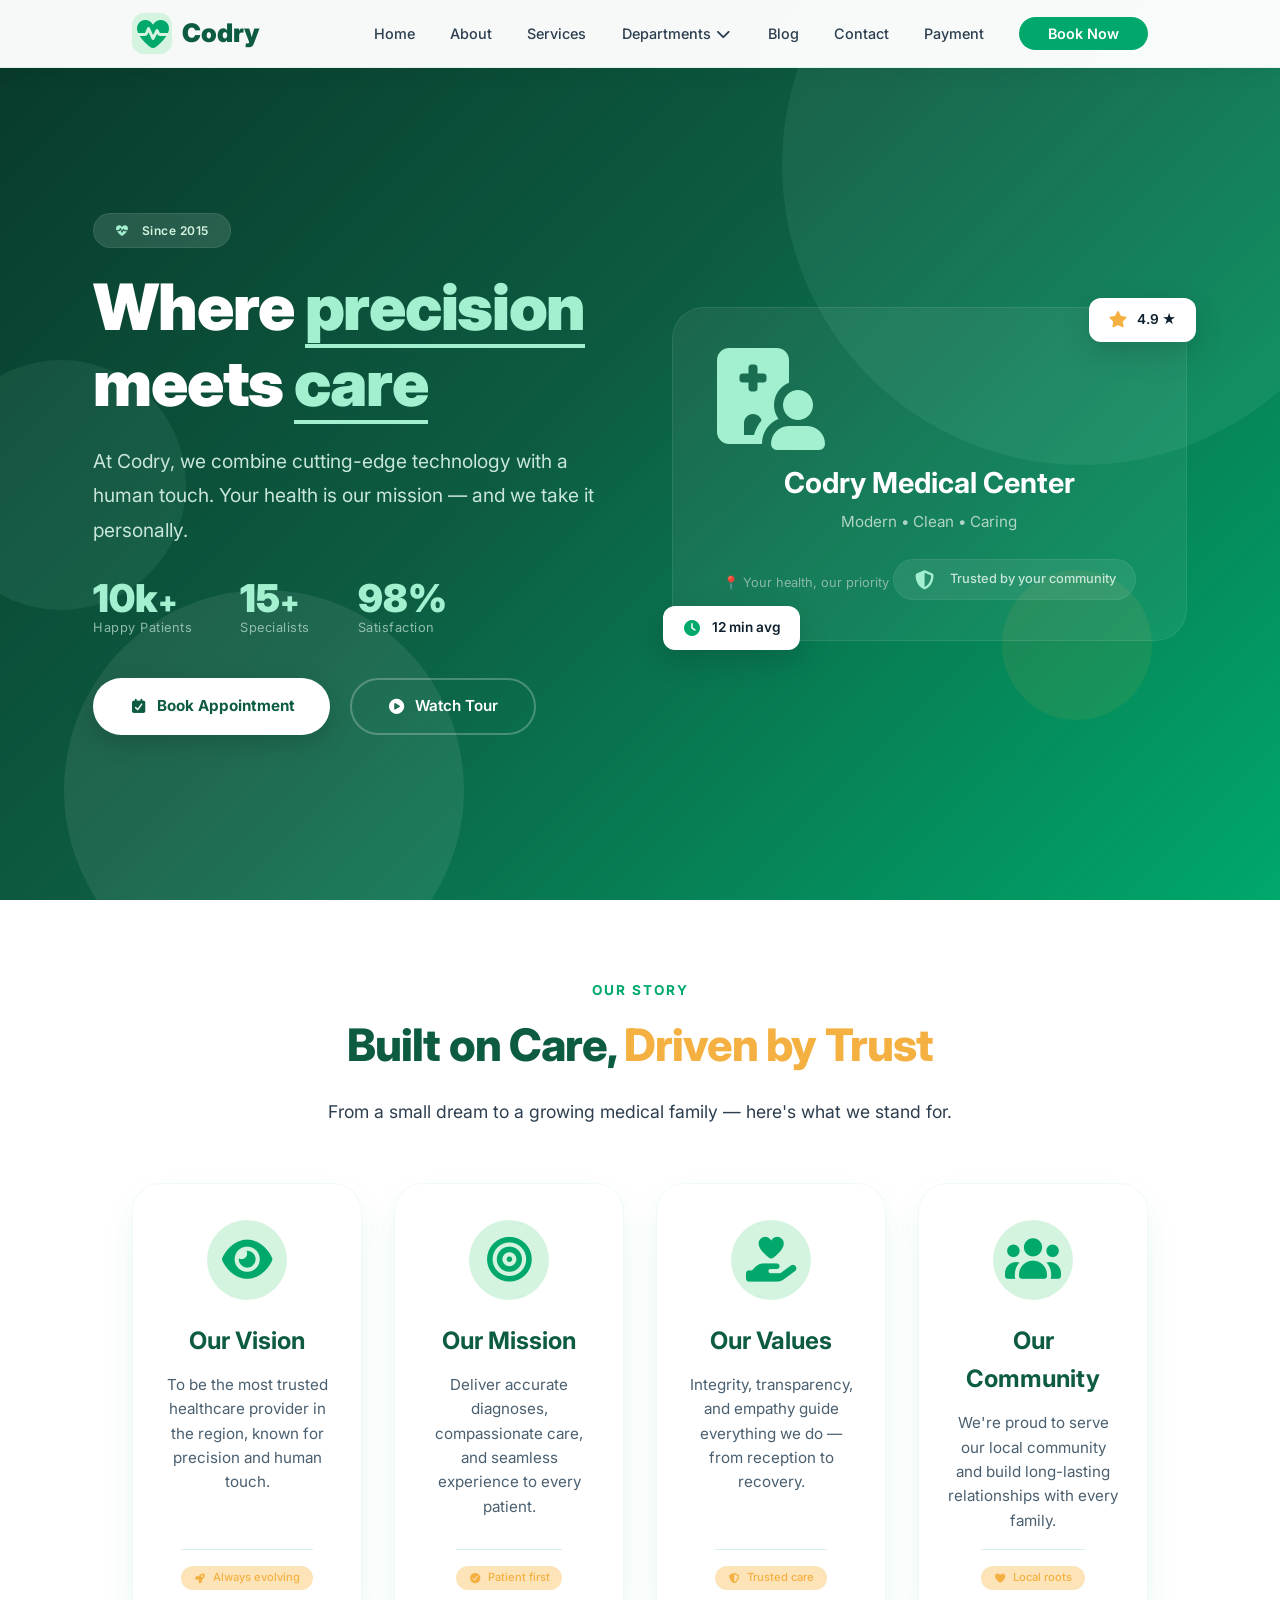
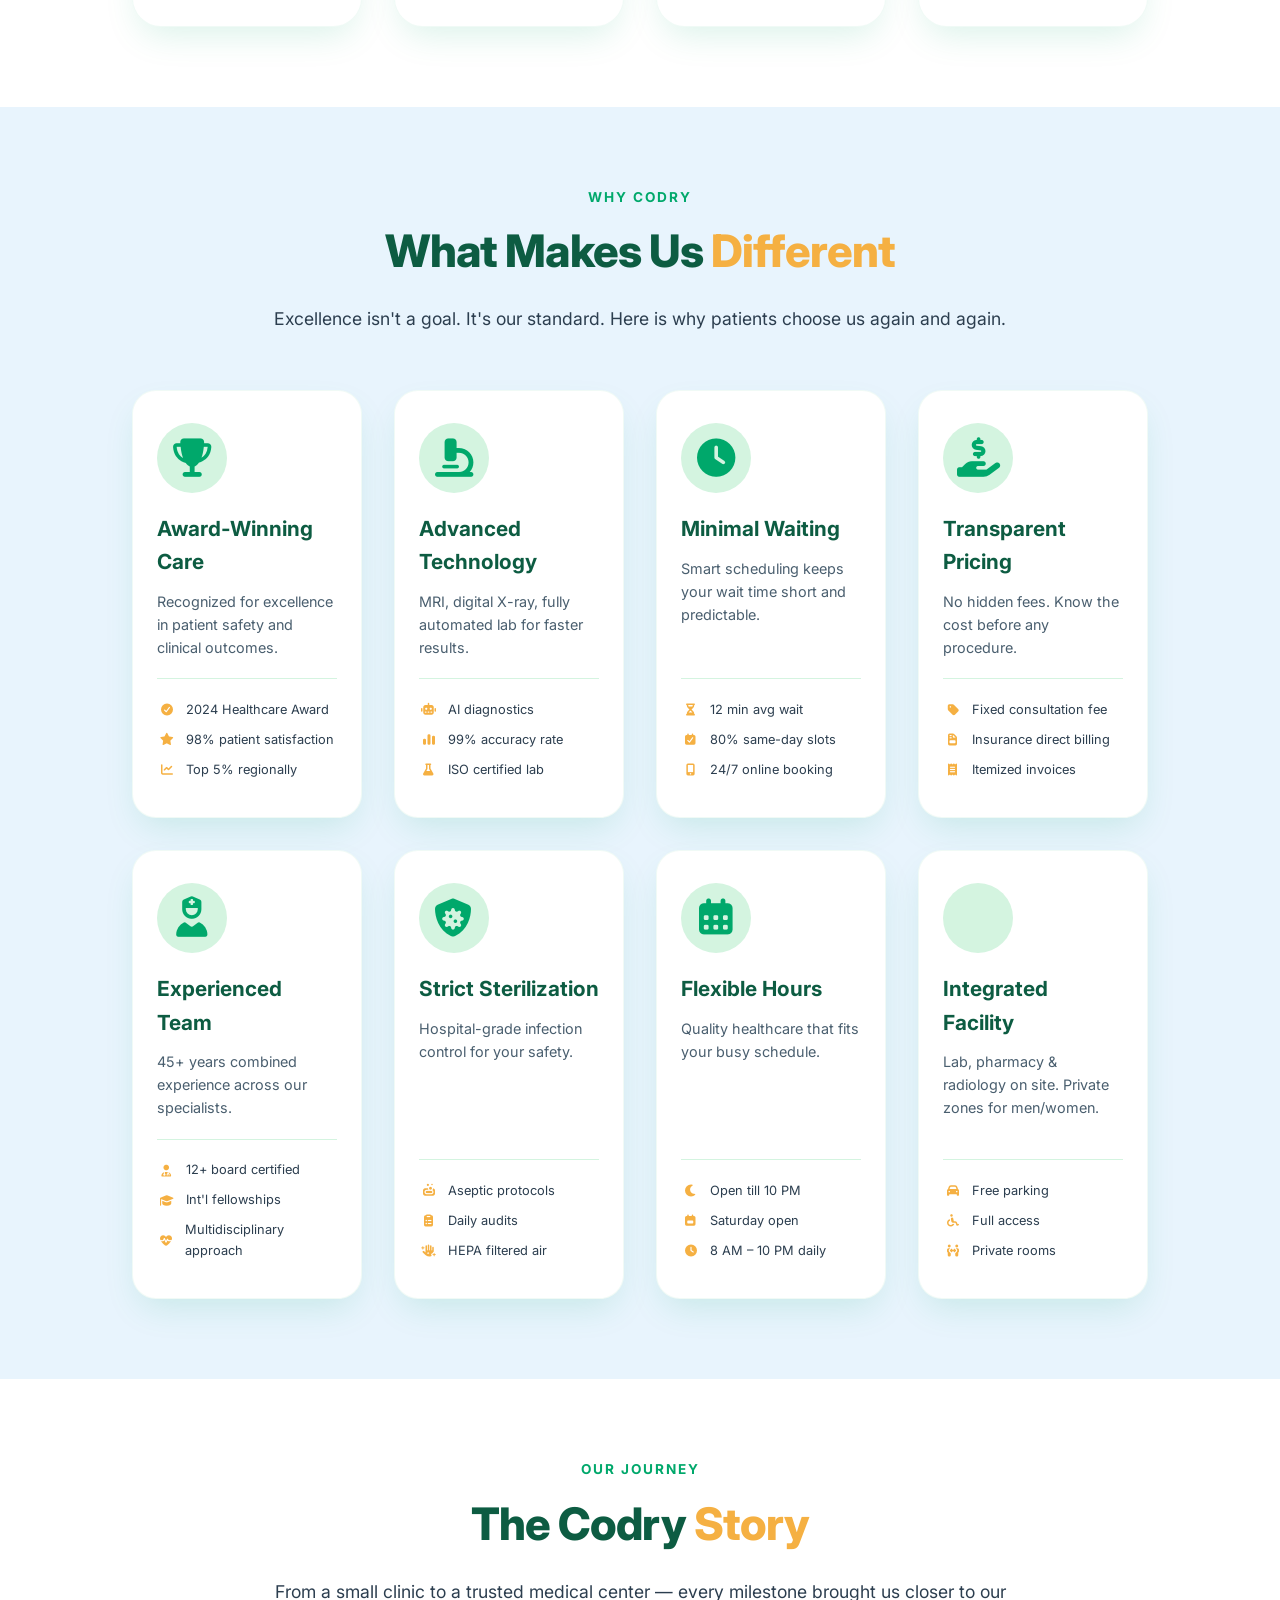
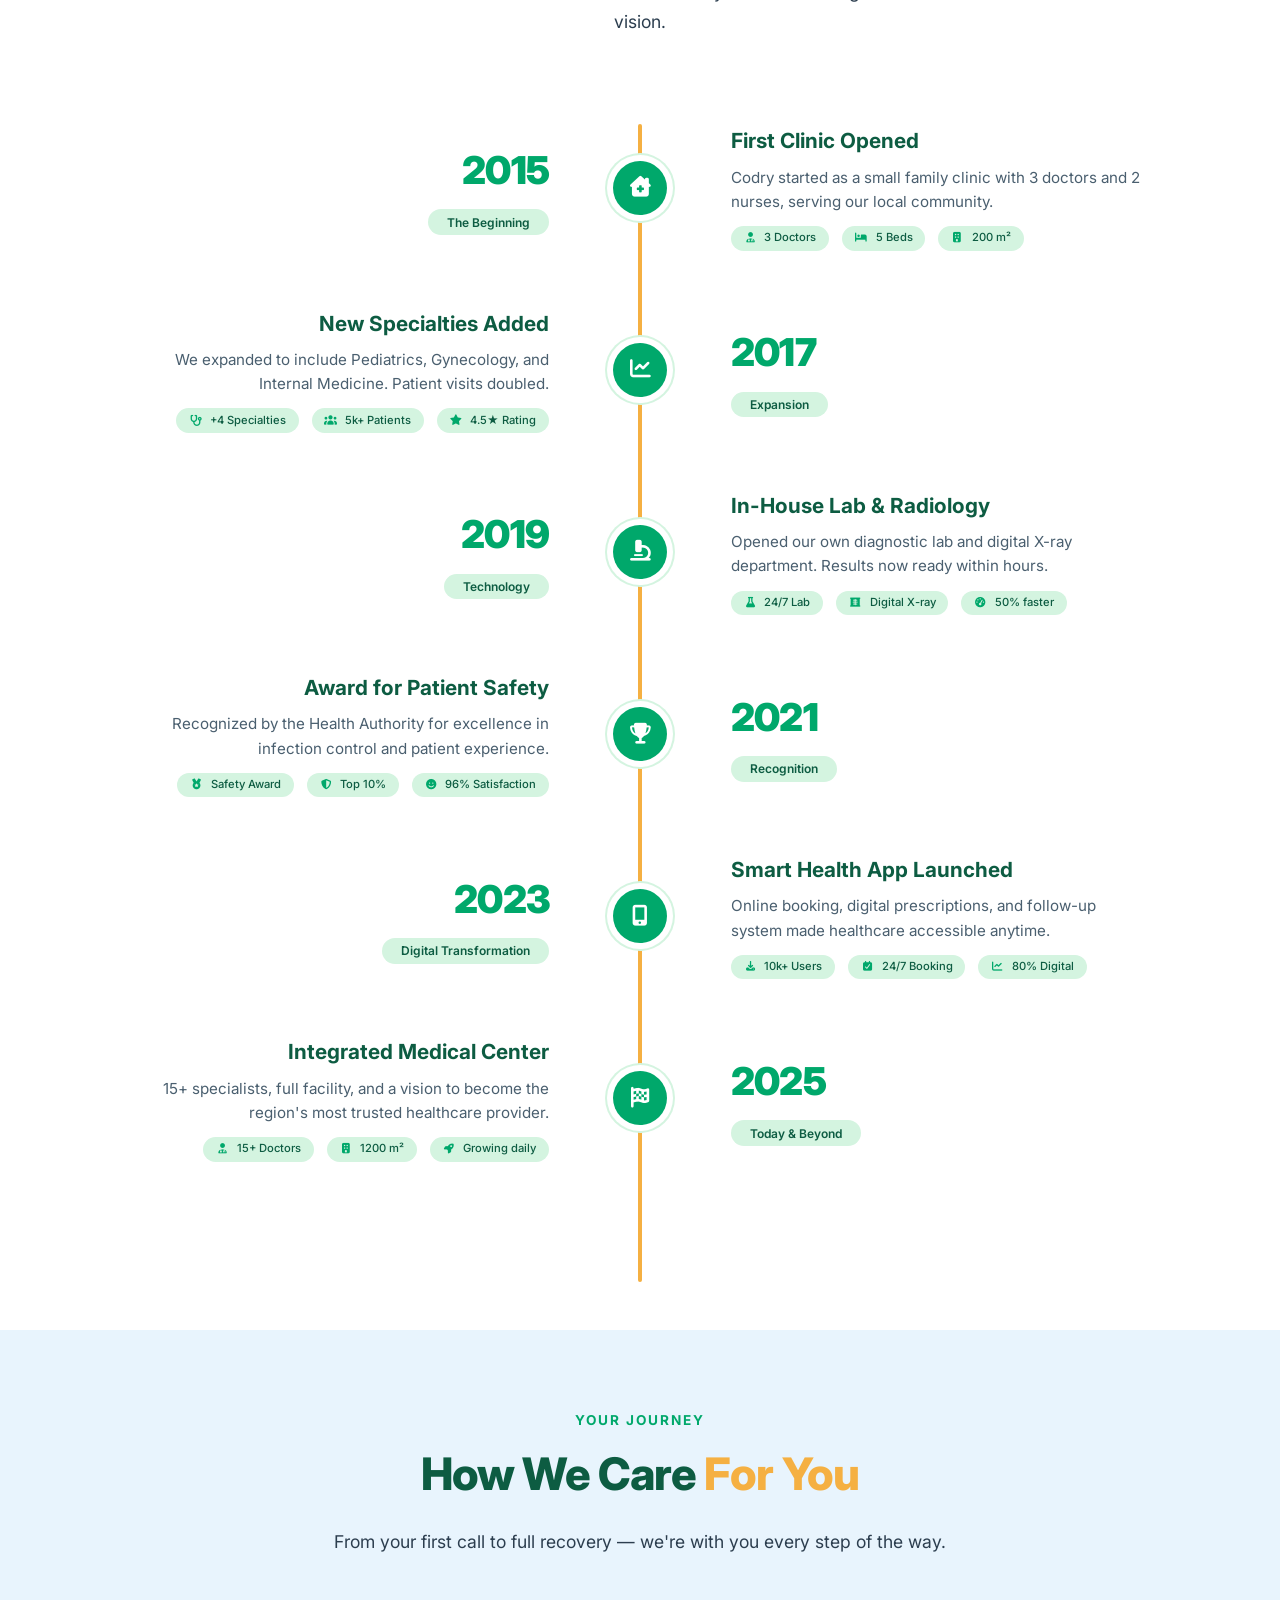
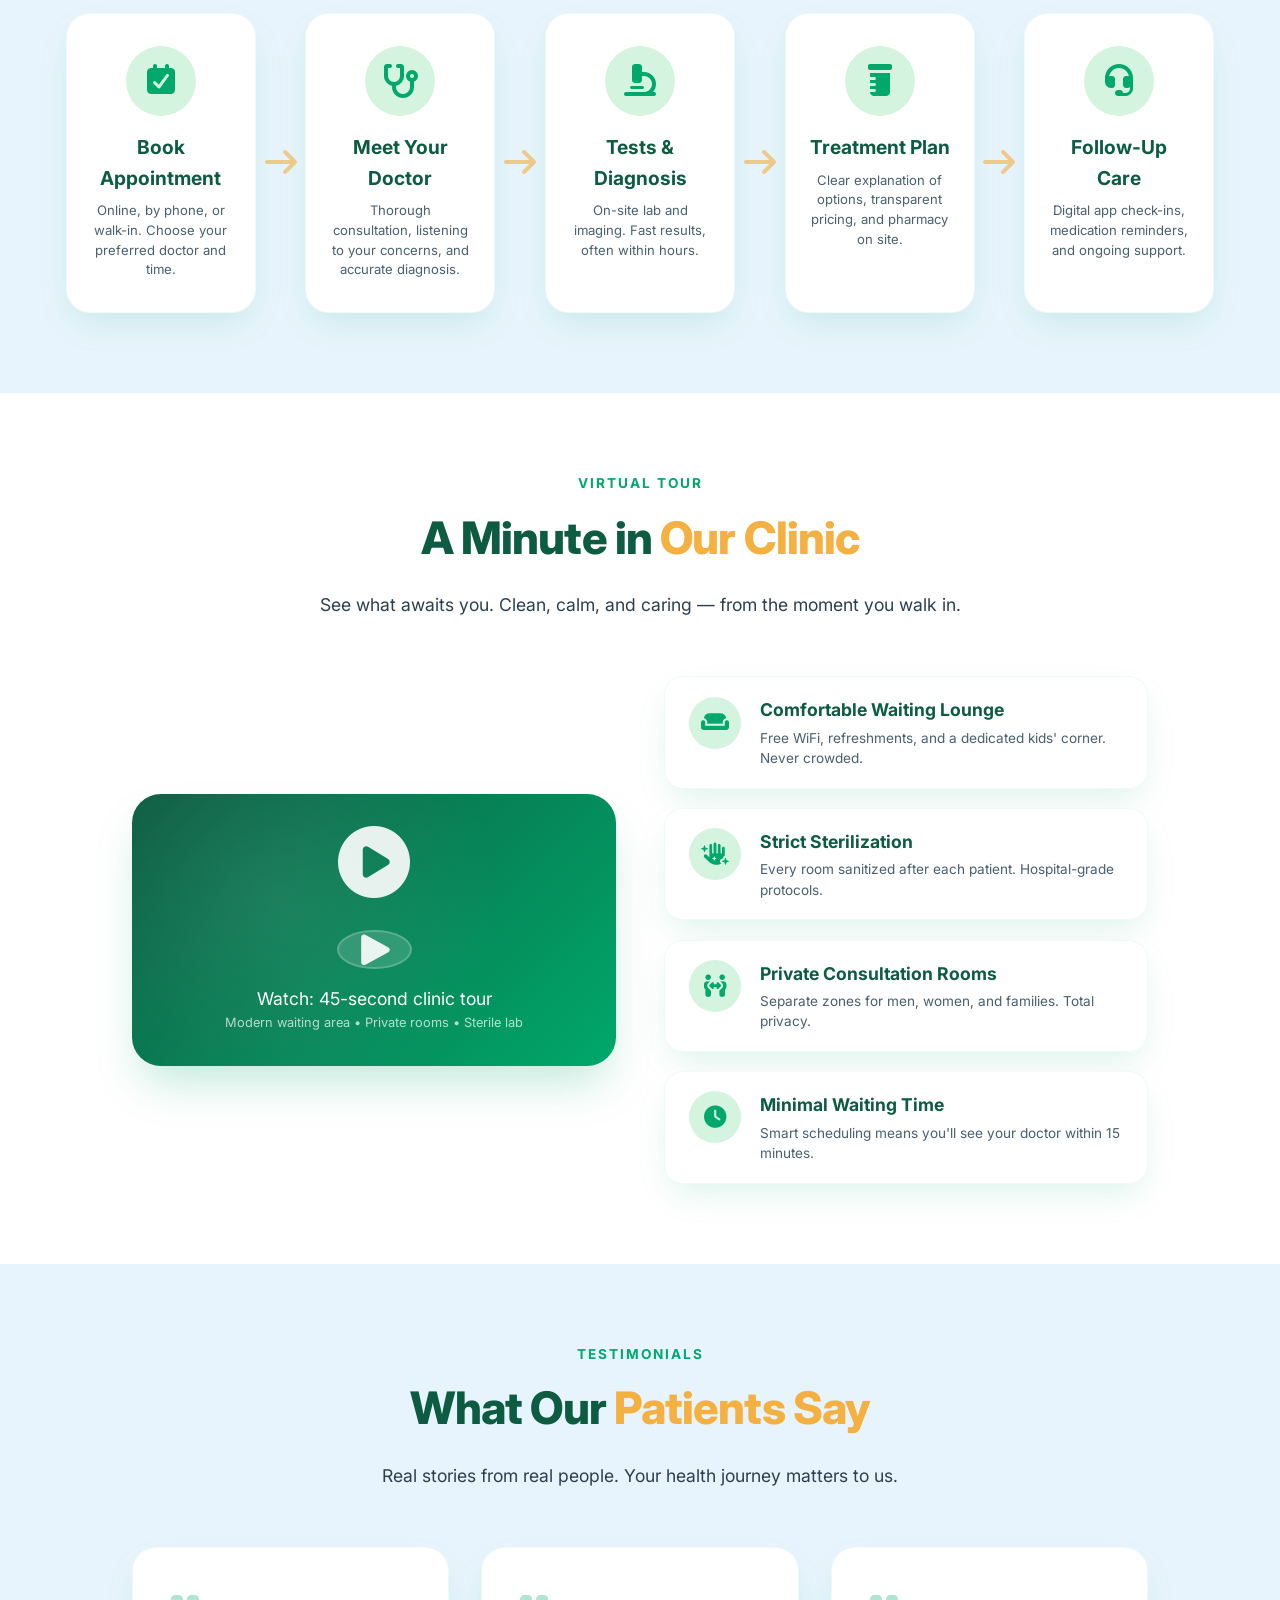
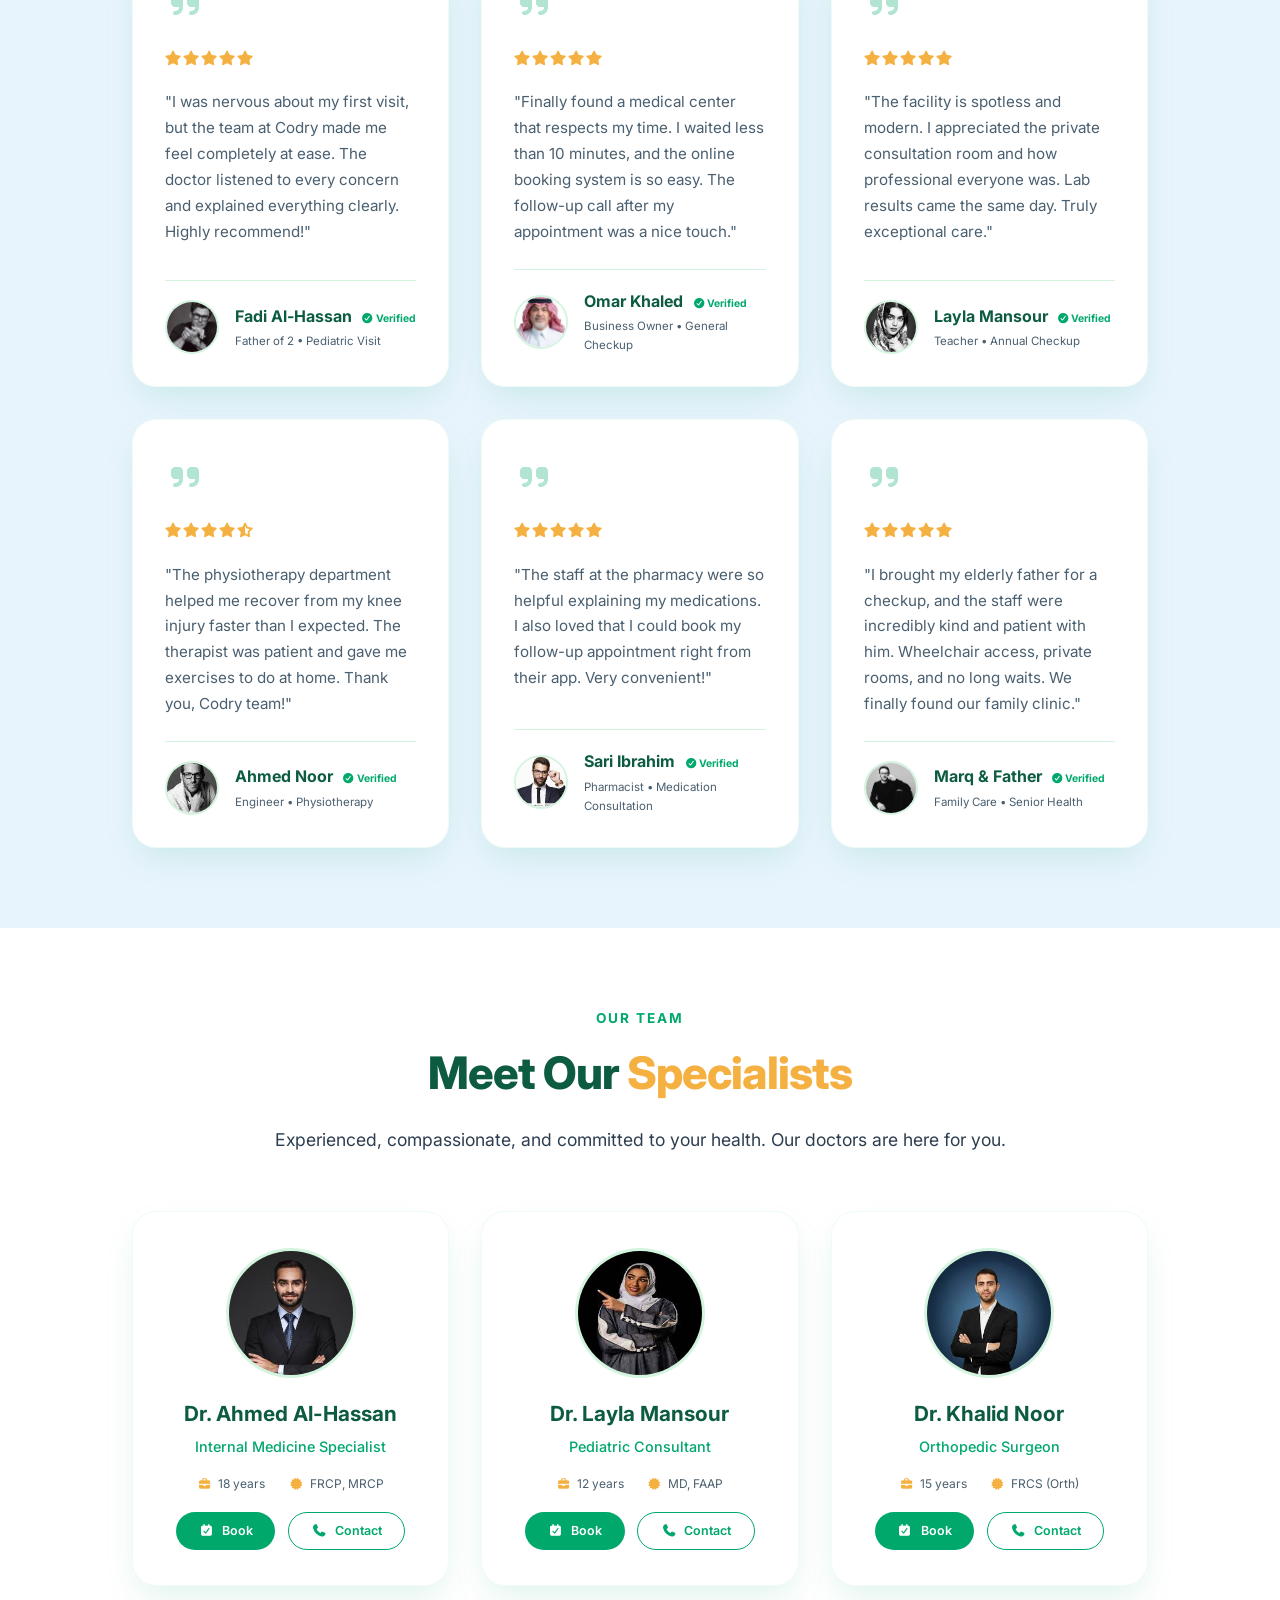
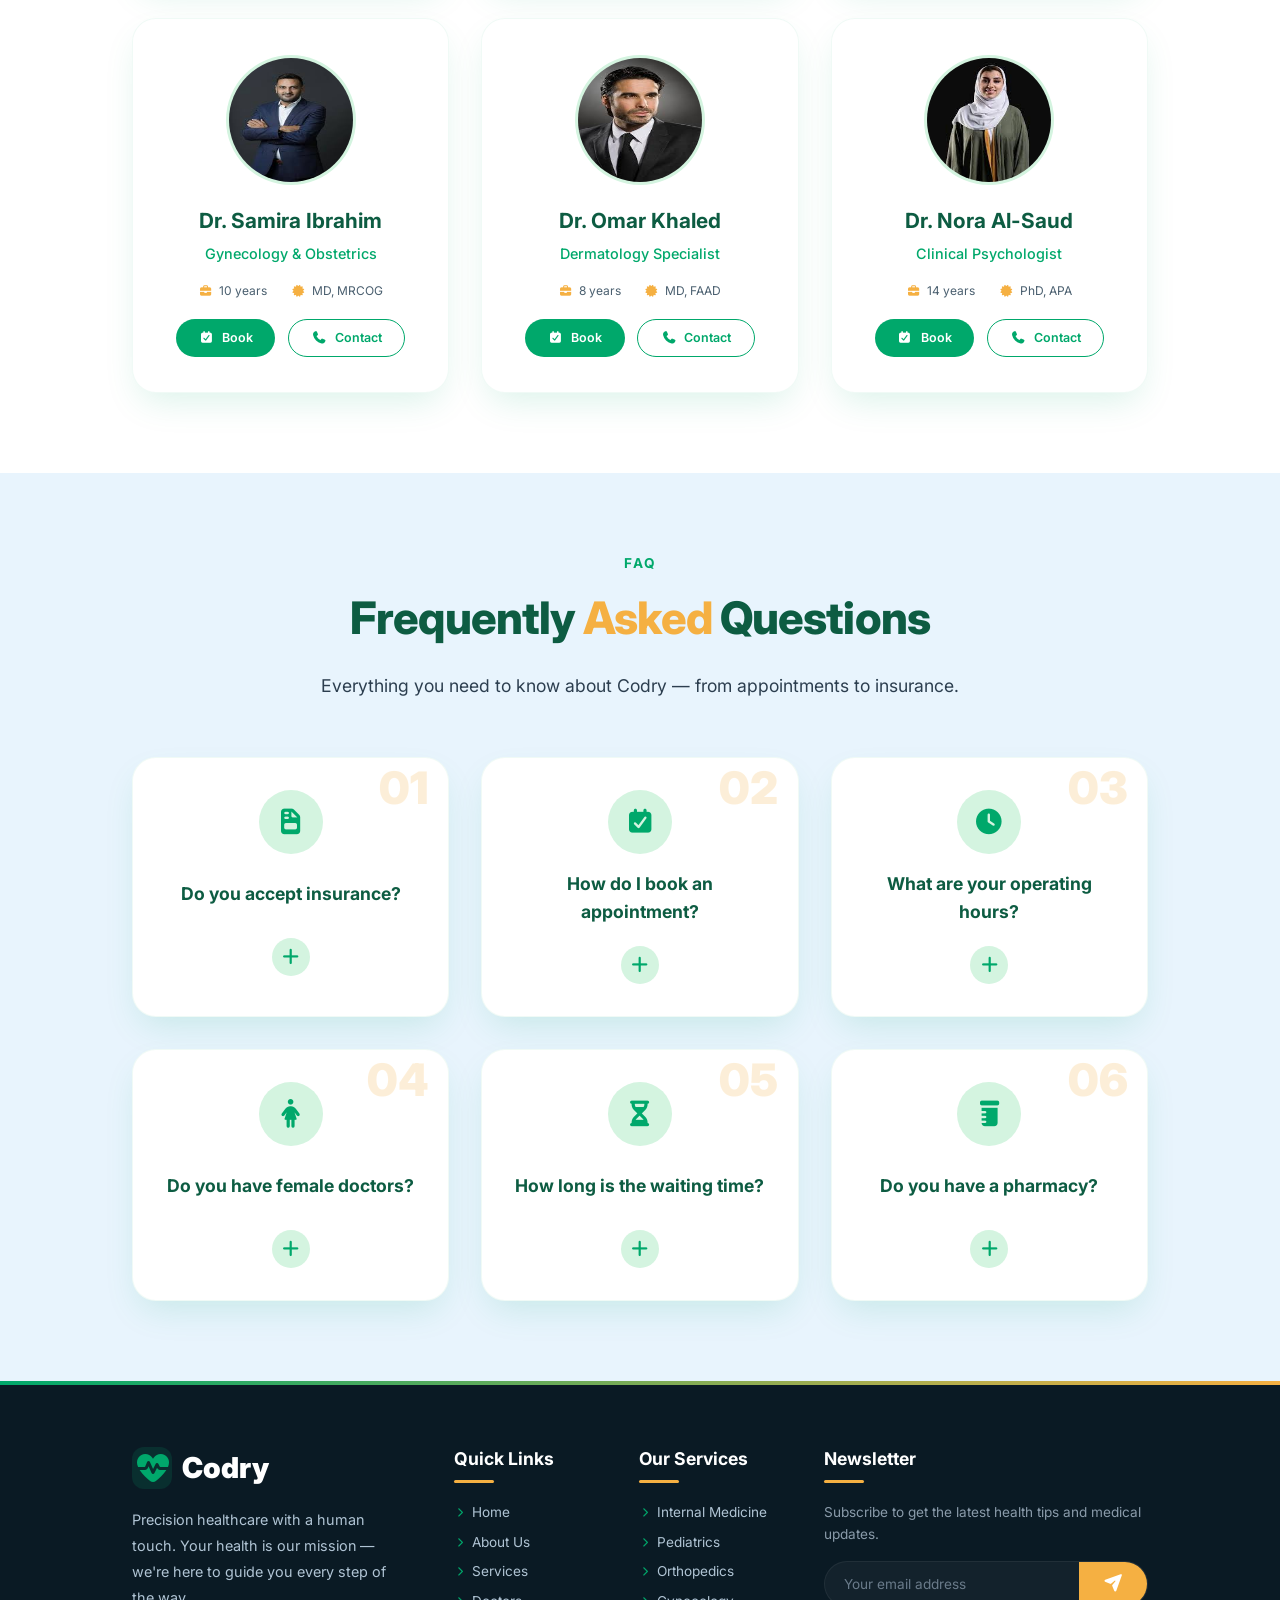
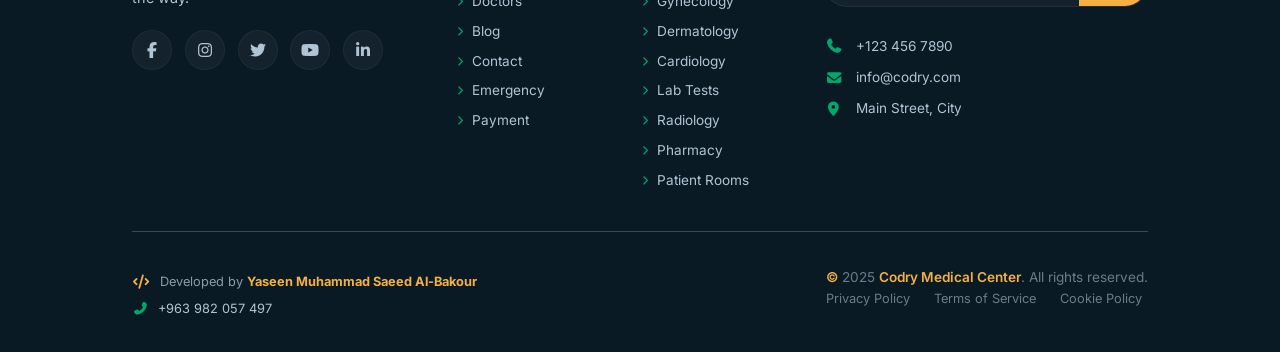
<file: about.html>
<!DOCTYPE html>
<html lang="en">

<head>
    <meta charset="UTF-8">
    <meta name="viewport" content="width=device-width, initial-scale=1.0">
    <title>Codry Medical Center - About</title>
    <link rel="stylesheet" href="https://cdnjs.cloudflare.com/ajax/libs/font-awesome/6.4.0/css/all.min.css">
    <link href="https://fonts.googleapis.com/css2?family=Inter:wght@300;400;500;600;700;800;900&display=swap"
        rel="stylesheet">
    <link rel="stylesheet" href="css/about.css">
    <link rel="stylesheet" href="css/style.css">
    <link rel="stylesheet" href="css/all.min.css">
</head>

<body>

    <!-- ===== NAVIGATION ===== -->
    <nav class="navbar" id="navbar">
        <div class="container">
            <div class="nav-container">
                <a href="index.html" class="nav-logo">
                    <i class="fas fa-heartbeat"></i> Codry
                </a>
                <ul class="nav-links" id="navLinks">
                    <li><a href="index.html">Home</a></li>
                    <li><a href="about.html">About</a></li>
                    <li><a href="services.html">Services</a></li>
                    <li class="dropdown" id="departmentsDropdown">
                        <a href="#">
                            Departments <i class="fas fa-chevron-down"></i>
                        </a>
                        <ul class="dropdown-menu">
                            <li><a href="doctors.html"><i class="fas fa-user-md"></i> Doctors</a></li>
                            <li><a href="medicai-test.html"><i class="fas fa-flask"></i> Lab Tests</a></li>
                            <li><a href="radiolagy.html"><i class="fas fa-x-ray"></i> Radiology</a></li>
                            <li><a href="pharmacy.html"><i class="fas fa-prescription-bottle"></i> Pharmacy</a></li>
                            <li><a href="room.html"><i class="fas fa-bed"></i> Rooms</a></li>
                            <li><a href="emergency-ambulance.html"><i class="fas fa-ambulance"></i> Emergency</a></li>
                        </ul>
                    </li>

                    <li><a href="blog.html">Blog</a></li>
                    <li><a href="contact.html">Contact</a></li>
                    <li><a href="payment.html">Payment</a></li>
                    <li><a href="booking.html" class="nav-cta">Book Now</a></li>
                </ul>
                <button class="nav-toggle" id="navToggle">
                    <i class="fas fa-bars"></i>
                </button>
            </div>
        </div>
    </nav>

    <!-- ===== 1. HERO ===== -->
    <section class="hero">
        <div class="hero-shapes">
            <div class="shape shape-1"></div>
            <div class="shape shape-2"></div>
            <div class="shape shape-3"></div>
            <div class="shape shape-4"></div>
        </div>
        <div class="hero-container">
            <div class="hero-content animate-slide-left">
                <div class="hero-badge">
                    <i class="fas fa-heartbeat"></i> Since 2015
                </div>
                <h1>
                    Where <span class="highlight">precision</span><br>
                    meets <span class="highlight">care</span>
                </h1>
                <p class="hero-description">
                    At Codry, we combine cutting-edge technology with a human touch.
                    Your health is our mission — and we take it personally.
                </p>
                <div class="hero-stats">
                    <div class="stat-item">
                        <div class="stat-number">10k<span class="plus">+</span></div>
                        <div class="stat-label">Happy Patients</div>
                    </div>
                    <div class="stat-item">
                        <div class="stat-number">15<span class="plus">+</span></div>
                        <div class="stat-label">Specialists</div>
                    </div>
                    <div class="stat-item">
                        <div class="stat-number">98%</div>
                        <div class="stat-label">Satisfaction</div>
                    </div>
                </div>
                <div class="hero-buttons">
                    <a href="#" class="btn-primary"><i class="fas fa-calendar-check"></i> Book Appointment</a>
                    <a href="#" class="btn-outline"><i class="fas fa-play-circle"></i> Watch Tour</a>
                </div>
            </div>
            <div class="hero-image animate-slide-right">
                <div class="hero-image-card">
                    <i class="fas fa-hospital-user main-icon"></i>
                    <h3>Codry Medical Center</h3>
                    <p>Modern • Clean • Caring</p>
                    <small class="small-text">📍 Your health, our priority</small>
                    <div class="trust-badge">
                        <i class="fas fa-shield-alt"></i>
                        <span>Trusted by your community</span>
                    </div>
                    <div class="floating-badge badge-1">
                        <i class="fas fa-star"></i> 4.9 ★
                    </div>
                    <div class="floating-badge badge-2">
                        <i class="fas fa-clock"></i> 12 min avg
                    </div>
                </div>
            </div>
        </div>
    </section>

    <!-- ===== 2. OUR STORY ===== -->
    <section class="story-section">
        <div class="container">
            <div class="section-header animate-fade-up">
                <div class="sub">Our Story</div>
                <h2>Built on Care, <span>Driven by Trust</span></h2>
                <p>From a small dream to a growing medical family — here's what we stand for.</p>
            </div>
            <div class="story-grid">
                <div class="story-card animate-fade-up delay-1">
                    <div class="story-icon"><i class="fas fa-eye"></i></div>
                    <h3>Our Vision</h3>
                    <p>To be the most trusted healthcare provider in the region, known for precision and human touch.
                    </p>
                    <div class="story-footer">
                        <span><i class="fas fa-rocket"></i> Always evolving</span>
                    </div>
                </div>
                <div class="story-card animate-fade-up delay-2">
                    <div class="story-icon"><i class="fas fa-bullseye"></i></div>
                    <h3>Our Mission</h3>
                    <p>Deliver accurate diagnoses, compassionate care, and seamless experience to every patient.</p>
                    <div class="story-footer">
                        <span><i class="fas fa-check-circle"></i> Patient first</span>
                    </div>
                </div>
                <div class="story-card animate-fade-up delay-3">
                    <div class="story-icon"><i class="fas fa-hand-holding-heart"></i></div>
                    <h3>Our Values</h3>
                    <p>Integrity, transparency, and empathy guide everything we do — from reception to recovery.</p>
                    <div class="story-footer">
                        <span><i class="fas fa-shield-alt"></i> Trusted care</span>
                    </div>
                </div>
                <div class="story-card animate-fade-up delay-4">
                    <div class="story-icon"><i class="fas fa-users"></i></div>
                    <h3>Our Community</h3>
                    <p>We're proud to serve our local community and build long-lasting relationships with every family.
                    </p>
                    <div class="story-footer">
                        <span><i class="fas fa-heart"></i> Local roots</span>
                    </div>
                </div>
            </div>
        </div>
    </section>

    <!-- ===== 3. WHY CODRY ===== -->
    <section class="features-section">
        <div class="container">
            <div class="section-header animate-fade-up">
                <div class="sub">Why Codry</div>
                <h2>What Makes Us <span>Different</span></h2>
                <p>Excellence isn't a goal. It's our standard. Here is why patients choose us again and again.</p>
            </div>
            <div class="features-grid">
                <div class="feature-card animate-fade-up delay-1">
                    <div class="feature-icon"><i class="fas fa-trophy"></i></div>
                    <h3>Award-Winning Care</h3>
                    <p>Recognized for excellence in patient safety and clinical outcomes.</p>
                    <ul class="feature-list">
                        <li><i class="fas fa-check-circle"></i> 2024 Healthcare Award</li>
                        <li><i class="fas fa-star"></i> 98% patient satisfaction</li>
                        <li><i class="fas fa-chart-line"></i> Top 5% regionally</li>
                    </ul>
                </div>
                <div class="feature-card animate-fade-up delay-2">
                    <div class="feature-icon"><i class="fas fa-microscope"></i></div>
                    <h3>Advanced Technology</h3>
                    <p>MRI, digital X-ray, fully automated lab for faster results.</p>
                    <ul class="feature-list">
                        <li><i class="fas fa-robot"></i> AI diagnostics</li>
                        <li><i class="fas fa-chart-simple"></i> 99% accuracy rate</li>
                        <li><i class="fas fa-flask"></i> ISO certified lab</li>
                    </ul>
                </div>
                <div class="feature-card animate-fade-up delay-3">
                    <div class="feature-icon"><i class="fas fa-clock"></i></div>
                    <h3>Minimal Waiting</h3>
                    <p>Smart scheduling keeps your wait time short and predictable.</p>
                    <ul class="feature-list">
                        <li><i class="fas fa-hourglass-half"></i> 12 min avg wait</li>
                        <li><i class="fas fa-calendar-check"></i> 80% same-day slots</li>
                        <li><i class="fas fa-mobile-alt"></i> 24/7 online booking</li>
                    </ul>
                </div>
                <div class="feature-card animate-fade-up delay-4">
                    <div class="feature-icon"><i class="fas fa-hand-holding-usd"></i></div>
                    <h3>Transparent Pricing</h3>
                    <p>No hidden fees. Know the cost before any procedure.</p>
                    <ul class="feature-list">
                        <li><i class="fas fa-tag"></i> Fixed consultation fee</li>
                        <li><i class="fas fa-file-invoice"></i> Insurance direct billing</li>
                        <li><i class="fas fa-receipt"></i> Itemized invoices</li>
                    </ul>
                </div>
                <div class="feature-card animate-fade-up delay-5">
                    <div class="feature-icon"><i class="fas fa-user-nurse"></i></div>
                    <h3>Experienced Team</h3>
                    <p>45+ years combined experience across our specialists.</p>
                    <ul class="feature-list">
                        <li><i class="fas fa-user-md"></i> 12+ board certified</li>
                        <li><i class="fas fa-graduation-cap"></i> Int'l fellowships</li>
                        <li><i class="fas fa-heartbeat"></i> Multidisciplinary approach</li>
                    </ul>
                </div>
                <div class="feature-card animate-fade-up delay-6">
                    <div class="feature-icon"><i class="fas fa-shield-virus"></i></div>
                    <h3>Strict Sterilization</h3>
                    <p>Hospital-grade infection control for your safety.</p>
                    <ul class="feature-list">
                        <li><i class="fas fa-soap"></i> Aseptic protocols</li>
                        <li><i class="fas fa-clipboard-list"></i> Daily audits</li>
                        <li><i class="fas fa-hand-sparkles"></i> HEPA filtered air</li>
                    </ul>
                </div>
                <div class="feature-card animate-fade-up delay-7">
                    <div class="feature-icon"><i class="fas fa-calendar-alt"></i></div>
                    <h3>Flexible Hours</h3>
                    <p>Quality healthcare that fits your busy schedule.</p>
                    <ul class="feature-list">
                        <li><i class="fas fa-moon"></i> Open till 10 PM</li>
                        <li><i class="fas fa-calendar-week"></i> Saturday open</li>
                        <li><i class="fas fa-clock"></i> 8 AM – 10 PM daily</li>
                    </ul>
                </div>
                <div class="feature-card animate-fade-up delay-8">
                    <div class="feature-icon"><i class="fas fa-building-medical"></i></div>
                    <h3>Integrated Facility</h3>
                    <p>Lab, pharmacy & radiology on site. Private zones for men/women.</p>
                    <ul class="feature-list">
                        <li><i class="fas fa-car"></i> Free parking</li>
                        <li><i class="fas fa-wheelchair"></i> Full access</li>
                        <li><i class="fas fa-people-arrows"></i> Private rooms</li>
                    </ul>
                </div>
            </div>
        </div>
    </section>

    <!-- ===== 4. TIMELINE ===== -->
    <section class="timeline-section">
        <div class="container">
            <div class="section-header animate-fade-up">
                <div class="sub">Our Journey</div>
                <h2>The Codry <span>Story</span></h2>
                <p>From a small clinic to a trusted medical center — every milestone brought us closer to our vision.
                </p>
            </div>
            <div class="timeline">
                <div class="timeline-item animate-slide-left delay-1">
                    <div class="timeline-year">
                        <div class="year">2015</div>
                        <div class="badge">The Beginning</div>
                    </div>
                    <div class="timeline-icon"><i class="fas fa-clinic-medical"></i></div>
                    <div class="timeline-content">
                        <h3>First Clinic Opened</h3>
                        <p>Codry started as a small family clinic with 3 doctors and 2 nurses, serving our local
                            community.
                        </p>
                        <div class="details">
                            <span><i class="fas fa-user-md"></i> 3 Doctors</span>
                            <span><i class="fas fa-bed"></i> 5 Beds</span>
                            <span><i class="fas fa-building"></i> 200 m²</span>
                        </div>
                    </div>
                </div>
                <div class="timeline-item animate-slide-right delay-2">
                    <div class="timeline-year">
                        <div class="year">2017</div>
                        <div class="badge">Expansion</div>
                    </div>
                    <div class="timeline-icon"><i class="fas fa-chart-line"></i></div>
                    <div class="timeline-content">
                        <h3>New Specialties Added</h3>
                        <p>We expanded to include Pediatrics, Gynecology, and Internal Medicine. Patient visits doubled.
                        </p>
                        <div class="details">
                            <span><i class="fas fa-stethoscope"></i> +4 Specialties</span>
                            <span><i class="fas fa-users"></i> 5k+ Patients</span>
                            <span><i class="fas fa-star"></i> 4.5★ Rating</span>
                        </div>
                    </div>
                </div>
                <div class="timeline-item animate-slide-left delay-3">
                    <div class="timeline-year">
                        <div class="year">2019</div>
                        <div class="badge">Technology</div>
                    </div>
                    <div class="timeline-icon"><i class="fas fa-microscope"></i></div>
                    <div class="timeline-content">
                        <h3>In-House Lab & Radiology</h3>
                        <p>Opened our own diagnostic lab and digital X-ray department. Results now ready within hours.
                        </p>
                        <div class="details">
                            <span><i class="fas fa-flask"></i> 24/7 Lab</span>
                            <span><i class="fas fa-x-ray"></i> Digital X-ray</span>
                            <span><i class="fas fa-tachometer-alt"></i> 50% faster</span>
                        </div>
                    </div>
                </div>
                <div class="timeline-item animate-slide-right delay-4">
                    <div class="timeline-year">
                        <div class="year">2021</div>
                        <div class="badge">Recognition</div>
                    </div>
                    <div class="timeline-icon"><i class="fas fa-trophy"></i></div>
                    <div class="timeline-content">
                        <h3>Award for Patient Safety</h3>
                        <p>Recognized by the Health Authority for excellence in infection control and patient
                            experience.
                        </p>
                        <div class="details">
                            <span><i class="fas fa-medal"></i> Safety Award</span>
                            <span><i class="fas fa-shield-alt"></i> Top 10%</span>
                            <span><i class="fas fa-smile"></i> 96% Satisfaction</span>
                        </div>
                    </div>
                </div>
                <div class="timeline-item animate-slide-left delay-5">
                    <div class="timeline-year">
                        <div class="year">2023</div>
                        <div class="badge">Digital Transformation</div>
                    </div>
                    <div class="timeline-icon"><i class="fas fa-mobile-alt"></i></div>
                    <div class="timeline-content">
                        <h3>Smart Health App Launched</h3>
                        <p>Online booking, digital prescriptions, and follow-up system made healthcare accessible
                            anytime.
                        </p>
                        <div class="details">
                            <span><i class="fas fa-download"></i> 10k+ Users</span>
                            <span><i class="fas fa-calendar-check"></i> 24/7 Booking</span>
                            <span><i class="fas fa-chart-line"></i> 80% Digital</span>
                        </div>
                    </div>
                </div>
                <div class="timeline-item animate-slide-right delay-6">
                    <div class="timeline-year">
                        <div class="year">2025</div>
                        <div class="badge">Today & Beyond</div>
                    </div>
                    <div class="timeline-icon"><i class="fas fa-flag-checkered"></i></div>
                    <div class="timeline-content">
                        <h3>Integrated Medical Center</h3>
                        <p>15+ specialists, full facility, and a vision to become the region's most trusted healthcare
                            provider.</p>
                        <div class="details">
                            <span><i class="fas fa-user-md"></i> 15+ Doctors</span>
                            <span><i class="fas fa-building"></i> 1200 m²</span>
                            <span><i class="fas fa-rocket"></i> Growing daily</span>
                        </div>
                    </div>
                </div>
            </div>
        </div>
    </section>


    <!-- ===== 5. HOW WE CARE ===== -->
    <section class="care-section">
        <div class="containe">
            <div class="section-header animate-fade-up">
                <div class="sub">Your Journey</div>
                <h2>How We Care <span>For You</span></h2>
                <p>From your first call to full recovery — we're with you every step of the way.</p>
            </div>
            <div class="journey">
                <div class="step-card animate-fade-up delay-1">
                    <div class="step-icon"><i class="fas fa-calendar-check"></i></div>
                    <h3>Book Appointment</h3>
                    <p>Online, by phone, or walk-in. Choose your preferred doctor and time.</p>
                </div>
                <div class="arrow"><i class="fas fa-arrow-right"></i></div>
                <div class="step-card animate-fade-up delay-2">
                    <div class="step-icon"><i class="fas fa-stethoscope"></i></div>
                    <h3>Meet Your Doctor</h3>
                    <p>Thorough consultation, listening to your concerns, and accurate diagnosis.</p>
                </div>
                <div class="arrow"><i class="fas fa-arrow-right"></i></div>
                <div class="step-card animate-fade-up delay-3">
                    <div class="step-icon"><i class="fas fa-microscope"></i></div>
                    <h3>Tests & Diagnosis</h3>
                    <p>On-site lab and imaging. Fast results, often within hours.</p>
                </div>
                <div class="arrow"><i class="fas fa-arrow-right"></i></div>
                <div class="step-card animate-fade-up delay-4">
                    <div class="step-icon"><i class="fas fa-prescription-bottle"></i></div>
                    <h3>Treatment Plan</h3>
                    <p>Clear explanation of options, transparent pricing, and pharmacy on site.</p>
                </div>
                <div class="arrow"><i class="fas fa-arrow-right"></i></div>
                <div class="step-card animate-fade-up delay-5">
                    <div class="step-icon"><i class="fas fa-headset"></i></div>
                    <h3>Follow-Up Care</h3>
                    <p>Digital app check-ins, medication reminders, and ongoing support.</p>
                </div>
            </div>
        </div>
    </section>

    <!-- ===== 6. TOUR ===== -->
    <section class="tour-section">
        <div class="container">
            <div class="section-header animate-fade-up">
                <div class="sub">Virtual Tour</div>
                <h2>A Minute in <span>Our Clinic</span></h2>
                <p>See what awaits you. Clean, calm, and caring — from the moment you walk in.</p>
            </div>
            <div class="tour-grid">
                <div class="media-placeholder animate-slide-left">
                    <i class="fas fa-play-circle animate-float"></i>
                    <div class="play-btn">
                        <i class="fas fa-play"></i>
                    </div>
                    <p>Watch: 45-second clinic tour</p>
                    <small> Modern waiting area • Private rooms • Sterile lab</small>
                </div>
                <div class="features-list animate-slide-right">
                    <div class="feature-row">
                        <div class="feature-row-icon"><i class="fas fa-couch"></i></div>
                        <div class="feature-text">
                            <h4>Comfortable Waiting Lounge</h4>
                            <p>Free WiFi, refreshments, and a dedicated kids' corner. Never crowded.</p>
                        </div>
                    </div>
                    <div class="feature-row">
                        <div class="feature-row-icon"><i class="fas fa-hand-sparkles"></i></div>
                        <div class="feature-text">
                            <h4>Strict Sterilization</h4>
                            <p>Every room sanitized after each patient. Hospital-grade protocols.</p>
                        </div>
                    </div>
                    <div class="feature-row">
                        <div class="feature-row-icon"><i class="fas fa-people-arrows"></i></div>
                        <div class="feature-text">
                            <h4>Private Consultation Rooms</h4>
                            <p>Separate zones for men, women, and families. Total privacy.</p>
                        </div>
                    </div>
                    <div class="feature-row">
                        <div class="feature-row-icon"><i class="fas fa-clock"></i></div>
                        <div class="feature-text">
                            <h4>Minimal Waiting Time</h4>
                            <p>Smart scheduling means you'll see your doctor within 15 minutes.</p>
                        </div>
                    </div>
                </div>
            </div>
        </div>
    </section>

    <!-- ===== 7. TESTIMONIALS ===== -->
    <section class="testimonials-section">
        <div class="container">
            <div class="section-header animate-fade-up">
                <div class="sub">Testimonials</div>
                <h2>What Our <span>Patients Say</span></h2>
                <p>Real stories from real people. Your health journey matters to us.</p>
            </div>
            <div class="testimonials-grid">
                <div class="testimonial-card animate-fade-up delay-1">
                    <div class="quote-icon"><i class="fas fa-quote-right"></i></div>
                    <div class="rating"><i class="fas fa-star"></i><i class="fas fa-star"></i><i
                            class="fas fa-star"></i><i class="fas fa-star"></i><i class="fas fa-star"></i></div>
                    <p class="review-text">"I was nervous about my first visit, but the team at Codry made me feel
                        completely at ease. The doctor listened to every concern and explained everything clearly.
                        Highly
                        recommend!"</p>
                    <div class="patient-info">
                        <img src="img/users/1.png" class="patient-avatar" alt="Fatima">
                        <div class="patient-details">
                            <h4>Fadi Al-Hassan <span class="verified"><i class="fas fa-check-circle"></i>
                                    Verified</span>
                            </h4>
                            <p>Father of 2 • Pediatric Visit</p>
                        </div>
                    </div>
                </div>
                <div class="testimonial-card animate-fade-up delay-2">
                    <div class="quote-icon"><i class="fas fa-quote-right"></i></div>
                    <div class="rating"><i class="fas fa-star"></i><i class="fas fa-star"></i><i
                            class="fas fa-star"></i><i class="fas fa-star"></i><i class="fas fa-star"></i></div>
                    <p class="review-text">"Finally found a medical center that respects my time. I waited less than 10
                        minutes, and the online booking system is so easy. The follow-up call after my appointment was a
                        nice touch."</p>
                    <div class="patient-info">
                        <img src="img/users/2.png" class="patient-avatar" alt="Omar">
                        <div class="patient-details">
                            <h4>Omar Khaled <span class="verified"><i class="fas fa-check-circle"></i> Verified</span>
                            </h4>
                            <p>Business Owner • General Checkup</p>
                        </div>
                    </div>
                </div>
                <div class="testimonial-card animate-fade-up delay-3">
                    <div class="quote-icon"><i class="fas fa-quote-right"></i></div>
                    <div class="rating"><i class="fas fa-star"></i><i class="fas fa-star"></i><i
                            class="fas fa-star"></i><i class="fas fa-star"></i><i class="fas fa-star"></i></div>
                    <p class="review-text">"The facility is spotless and modern. I appreciated the private consultation
                        room
                        and how professional everyone was. Lab results came the same day. Truly exceptional care."</p>
                    <div class="patient-info">
                        <img src="img/users/6.png" class="patient-avatar" alt="Layla">
                        <div class="patient-details">
                            <h4>Layla Mansour <span class="verified"><i class="fas fa-check-circle"></i> Verified</span>
                            </h4>
                            <p>Teacher • Annual Checkup</p>
                        </div>
                    </div>
                </div>
                <div class="testimonial-card animate-fade-up delay-4">
                    <div class="quote-icon"><i class="fas fa-quote-right"></i></div>
                    <div class="rating"><i class="fas fa-star"></i><i class="fas fa-star"></i><i
                            class="fas fa-star"></i><i class="fas fa-star"></i><i class="fas fa-star-half-alt"></i>
                    </div>
                    <p class="review-text">"The physiotherapy department helped me recover from my knee injury faster
                        than I
                        expected. The therapist was patient and gave me exercises to do at home. Thank you, Codry team!"
                    </p>
                    <div class="patient-info">
                        <img src="img/users/4.png" class="patient-avatar" alt="Ahmed">
                        <div class="patient-details">
                            <h4>Ahmed Noor <span class="verified"><i class="fas fa-check-circle"></i> Verified</span>
                            </h4>
                            <p>Engineer • Physiotherapy</p>
                        </div>
                    </div>
                </div>
                <div class="testimonial-card animate-fade-up delay-5">
                    <div class="quote-icon"><i class="fas fa-quote-right"></i></div>
                    <div class="rating"><i class="fas fa-star"></i><i class="fas fa-star"></i><i
                            class="fas fa-star"></i><i class="fas fa-star"></i><i class="fas fa-star"></i></div>
                    <p class="review-text">"The staff at the pharmacy were so helpful explaining my medications. I also
                        loved that I could book my follow-up appointment right from their app. Very convenient!"</p>
                    <div class="patient-info">
                        <img src="img/users/5.png" class="patient-avatar" alt="Sara">
                        <div class="patient-details">
                            <h4>Sari Ibrahim <span class="verified"><i class="fas fa-check-circle"></i> Verified</span>
                            </h4>
                            <p>Pharmacist • Medication Consultation</p>
                        </div>
                    </div>
                </div>
                <div class="testimonial-card animate-fade-up delay-6">
                    <div class="quote-icon"><i class="fas fa-quote-right"></i></div>
                    <div class="rating"><i class="fas fa-star"></i><i class="fas fa-star"></i><i
                            class="fas fa-star"></i><i class="fas fa-star"></i><i class="fas fa-star"></i></div>
                    <p class="review-text">"I brought my elderly father for a checkup, and the staff were incredibly
                        kind
                        and patient with him. Wheelchair access, private rooms, and no long waits. We finally found our
                        family clinic."</p>
                    <div class="patient-info">
                        <img src="img/users/3.png" class="patient-avatar" alt="Mariam">
                        <div class="patient-details">
                            <h4>Marq & Father <span class="verified"><i class="fas fa-check-circle"></i> Verified</span>
                            </h4>
                            <p>Family Care • Senior Health</p>
                        </div>
                    </div>
                </div>
            </div>
        </div>
    </section>

    <!-- ===== 8. DOCTORS TEAM ===== -->
    <section class="doctors-section">
        <div class="container">
            <div class="section-header animate-fade-up">
                <div class="sub">Our Team</div>
                <h2>Meet Our <span>Specialists</span></h2>
                <p>Experienced, compassionate, and committed to your health. Our doctors are here for you.</p>
            </div>
            <div class="doctors-grid">
                <div class="doctor-card animate-fade-up delay-1">
                    <div class="doctor-image"><img src="img/teacher/teacher1.png" alt=""></div>
                    <h3>Dr. Ahmed Al-Hassan</h3>
                    <p class="specialty">Internal Medicine Specialist</p>
                    <div class="doctor-details">
                        <span><i class="fas fa-briefcase"></i> 18 years</span>
                        <span><i class="fas fa-certificate"></i> FRCP, MRCP</span>
                    </div>
                    <div class="doctor-footer">
                        <a href="#" class="btn-doctor"><i class="fas fa-calendar-check"></i> Book</a>
                        <a href="#" class="btn-doctor-outline"><i class="fas fa-phone"></i> Contact</a>
                    </div>
                </div>
                <div class="doctor-card animate-fade-up delay-2">
                    <div class="doctor-image"><img src="img/teacher/teacher6.png" alt=""></div>
                    <h3>Dr. Layla Mansour</h3>
                    <p class="specialty">Pediatric Consultant</p>
                    <div class="doctor-details">
                        <span><i class="fas fa-briefcase"></i> 12 years</span>
                        <span><i class="fas fa-certificate"></i> MD, FAAP</span>
                    </div>
                    <div class="doctor-footer">
                        <a href="#" class="btn-doctor"><i class="fas fa-calendar-check"></i> Book</a>
                        <a href="#" class="btn-doctor-outline"><i class="fas fa-phone"></i> Contact</a>
                    </div>
                </div>
                <div class="doctor-card animate-fade-up delay-3">
                    <div class="doctor-image"><img src="img/teacher/teacher2.png" alt=""></div>
                    <h3>Dr. Khalid Noor</h3>
                    <p class="specialty">Orthopedic Surgeon</p>
                    <div class="doctor-details">
                        <span><i class="fas fa-briefcase"></i> 15 years</span>
                        <span><i class="fas fa-certificate"></i> FRCS (Orth)</span>
                    </div>
                    <div class="doctor-footer">
                        <a href="#" class="btn-doctor"><i class="fas fa-calendar-check"></i> Book</a>
                        <a href="#" class="btn-doctor-outline"><i class="fas fa-phone"></i> Contact</a>
                    </div>
                </div>
                <div class="doctor-card animate-fade-up delay-4">
                    <div class="doctor-image"><img src="img/teacher/teacher3.png" alt=""></div>
                    <h3>Dr. Samira Ibrahim</h3>
                    <p class="specialty">Gynecology & Obstetrics</p>
                    <div class="doctor-details">
                        <span><i class="fas fa-briefcase"></i> 10 years</span>
                        <span><i class="fas fa-certificate"></i> MD, MRCOG</span>
                    </div>
                    <div class="doctor-footer">
                        <a href="#" class="btn-doctor"><i class="fas fa-calendar-check"></i> Book</a>
                        <a href="#" class="btn-doctor-outline"><i class="fas fa-phone"></i> Contact</a>
                    </div>
                </div>
                <div class="doctor-card animate-fade-up delay-5">
                    <div class="doctor-image"><img src="img/teacher/teacher4.png" alt=""></div>
                    <h3>Dr. Omar Khaled</h3>
                    <p class="specialty">Dermatology Specialist</p>
                    <div class="doctor-details">
                        <span><i class="fas fa-briefcase"></i> 8 years</span>
                        <span><i class="fas fa-certificate"></i> MD, FAAD</span>
                    </div>
                    <div class="doctor-footer">
                        <a href="#" class="btn-doctor"><i class="fas fa-calendar-check"></i> Book</a>
                        <a href="#" class="btn-doctor-outline"><i class="fas fa-phone"></i> Contact</a>
                    </div>
                </div>
                <div class="doctor-card animate-fade-up delay-6">
                    <div class="doctor-image"><img src="img/teacher/teacher5.png" alt=""></div>
                    <h3>Dr. Nora Al-Saud</h3>
                    <p class="specialty">Clinical Psychologist</p>
                    <div class="doctor-details">
                        <span><i class="fas fa-briefcase"></i> 14 years</span>
                        <span><i class="fas fa-certificate"></i> PhD, APA</span>
                    </div>
                    <div class="doctor-footer">
                        <a href="#" class="btn-doctor"><i class="fas fa-calendar-check"></i> Book</a>
                        <a href="#" class="btn-doctor-outline"><i class="fas fa-phone"></i> Contact</a>
                    </div>
                </div>
            </div>
        </div>
    </section>

    <!-- ===== 9. FAQ ===== -->
    <section class="faq-section">
        <div class="container">
            <div class="section-header animate-fade-up">
                <div class="sub">FAQ</div>
                <h2>Frequently <span>Asked</span> Questions</h2>
                <p>Everything you need to know about Codry — from appointments to insurance.</p>
            </div>
            <div class="faq-grid">
                <div class="faq-card animate-fade-up delay-1">
                    <div class="faq-number">01</div>
                    <div class="faq-icon"><i class="fas fa-file-invoice"></i></div>
                    <h3>Do you accept insurance?</h3>
                    <p class="faq-answer">Yes, we accept all major insurance providers. We also offer direct billing for
                        your convenience. Please bring your insurance card to your first visit.</p>
                    <button class="faq-toggle"><i class="fas fa-plus"></i></button>
                </div>
                <div class="faq-card animate-fade-up delay-2">
                    <div class="faq-number">02</div>
                    <div class="faq-icon"><i class="fas fa-calendar-check"></i></div>
                    <h3>How do I book an appointment?</h3>
                    <p class="faq-answer">You can book online through our website, call us directly, or walk in.
                        Same-day
                        appointments are available for urgent cases.</p>
                    <button class="faq-toggle"><i class="fas fa-plus"></i></button>
                </div>
                <div class="faq-card animate-fade-up delay-3">
                    <div class="faq-number">03</div>
                    <div class="faq-icon"><i class="fas fa-clock"></i></div>
                    <h3>What are your operating hours?</h3>
                    <p class="faq-answer">We are open Monday–Saturday, 8:00 AM – 10:00 PM. We are closed on Fridays and
                        public holidays.</p>
                    <button class="faq-toggle"><i class="fas fa-plus"></i></button>
                </div>
                <div class="faq-card animate-fade-up delay-4">
                    <div class="faq-number">04</div>
                    <div class="faq-icon"><i class="fas fa-female"></i></div>
                    <h3>Do you have female doctors?</h3>
                    <p class="faq-answer">Yes, we have female specialists in Gynecology, Pediatrics, and Dermatology.
                        You
                        can request a female doctor when booking.</p>
                    <button class="faq-toggle"><i class="fas fa-plus"></i></button>
                </div>
                <div class="faq-card animate-fade-up delay-5">
                    <div class="faq-number">05</div>
                    <div class="faq-icon"><i class="fas fa-hourglass-half"></i></div>
                    <h3>How long is the waiting time?</h3>
                    <p class="faq-answer">Average wait time is under 15 minutes. We prioritize urgent cases and offer
                        flexible scheduling to minimize delays.</p>
                    <button class="faq-toggle"><i class="fas fa-plus"></i></button>
                </div>
                <div class="faq-card animate-fade-up delay-6">
                    <div class="faq-number">06</div>
                    <div class="faq-icon"><i class="fas fa-prescription-bottle"></i></div>
                    <h3>Do you have a pharmacy?</h3>
                    <p class="faq-answer">Yes, we have a fully stocked on-site pharmacy open during clinic hours. You
                        can
                        get your prescriptions filled before you leave.</p>
                    <button class="faq-toggle"><i class="fas fa-plus"></i></button>
                </div>
            </div>
        </div>
    </section>

    <!-- ===== FOOTER ===== -->
    <footer class="footer">
        <div class="container">
            <div class="footer-container">
                <!-- Column 1: Brand -->
                <div class="footer-col">
                    <div class="footer-logo">
                        <i class="fas fa-heartbeat"></i> Codry
                    </div>
                    <p class="footer-desc">
                        Precision healthcare with a human touch. Your health is our mission —
                        we're here to guide you every step of the way.
                    </p>
                    <div class="footer-social">
                        <a href="#"><i class="fab fa-facebook-f"></i></a>
                        <a href="#"><i class="fab fa-instagram"></i></a>
                        <a href="#"><i class="fab fa-twitter"></i></a>
                        <a href="#"><i class="fab fa-youtube"></i></a>
                        <a href="#"><i class="fab fa-linkedin-in"></i></a>
                    </div>
                </div>

                <!-- Column 2: Quick Links -->
                <div class="footer-col">
                    <h4>Quick Links</h4>
                    <ul class="footer-links">
                        <li><a href="index.html"><i class="fas fa-chevron-right"></i> Home</a></li>
                        <li><a href="about.html"><i class="fas fa-chevron-right"></i> About Us</a></li>
                        <li><a href="services.html"><i class="fas fa-chevron-right"></i> Services</a></li>
                        <li><a href="doctors.html"><i class="fas fa-chevron-right"></i> Doctors</a></li>
                        <li><a href="blog.html"><i class="fas fa-chevron-right"></i> Blog</a></li>
                        <li><a href="contact.html"><i class="fas fa-chevron-right"></i> Contact</a></li>
                        <li><a href="emergency-ambulance.html"><i class="fas fa-chevron-right"></i> Emergency</a></li>
                        <li><a href="payment.html"><i class="fas fa-chevron-right"></i> Payment</a></li>
                    </ul>
                </div>

                <!-- Column 3: Services -->
                <div class="footer-col">
                    <h4>Our Services</h4>
                    <ul class="footer-links">
                        <li><a href="services.html"><i class="fas fa-chevron-right"></i> Internal Medicine</a></li>
                        <li><a href="services.html"><i class="fas fa-chevron-right"></i> Pediatrics</a></li>
                        <li><a href="services.html"><i class="fas fa-chevron-right"></i> Orthopedics</a></li>
                        <li><a href="services.html"><i class="fas fa-chevron-right"></i> Gynecology</a></li>
                        <li><a href="services.html"><i class="fas fa-chevron-right"></i> Dermatology</a></li>
                        <li><a href="services.html"><i class="fas fa-chevron-right"></i> Cardiology</a></li>
                        <li><a href="medicai-test.html"><i class="fas fa-chevron-right"></i> Lab Tests</a></li>
                        <li><a href="radiolagy.html"><i class="fas fa-chevron-right"></i> Radiology</a></li>
                        <li><a href="pharmacy.html"><i class="fas fa-chevron-right"></i> Pharmacy</a></li>
                        <li><a href="room.html"><i class="fas fa-chevron-right"></i> Patient Rooms</a></li>
                    </ul>
                </div>

                <!-- Column 4: Newsletter + Contact + Developer -->
                <div class="footer-col">
                    <h4>Newsletter</h4>
                    <p class="newsletter-text">Subscribe to get the latest health tips and medical updates.</p>
                    <form class="newsletter-form" id="newsletterForm">
                        <div class="newsletter-group">
                            <input type="email" placeholder="Your email address" required />
                            <button type="submit"><i class="fas fa-paper-plane"></i></button>
                        </div>
                    </form>

                    <div class="footer-contact">
                        <div class="contact-item">
                            <i class="fas fa-phone"></i>
                            <span>+123 456 7890</span>
                        </div>
                        <div class="contact-item">
                            <i class="fas fa-envelope"></i>
                            <span>info@codry.com</span>
                        </div>
                        <div class="contact-item">
                            <i class="fas fa-map-marker-alt"></i>
                            <span>Main Street, City</span>
                        </div>
                    </div>

                    <!-- Developer Info -->
                </div>
            </div>

            <!-- Bottom Bar -->
            <div class="footer-bottom">
                <div class="footer-dev">
                    <!-- <div class="dev-divider"></div> -->
                    <div class="dev-info">
                        <i class="fas fa-code"></i>
                        <span>Developed by <strong>Yaseen Muhammad Saeed Al-Bakour</strong></span>
                    </div>
                    <div class="dev-contact">
                        <i class="fas fa-phone-alt"></i>
                        <a href="tel:+963982057497">+963 982 057 497</a>
                    </div>
                </div>
                <div class="footer-bottom-container">
                    <p><span>&copy;</span> 2025 <span>Codry Medical Center</span>. All rights reserved.</p>
                    <div class="footer-bottom-links">
                        <a href="#">Privacy Policy</a>
                        <a href="#">Terms of Service</a>
                        <a href="#">Cookie Policy</a>
                    </div>
                </div>
            </div>
        </div>
    </footer>

    <!-- ===== JAVASCRIPT ===== -->
    <script>
        // ===== NAVIGATION TOGGLE =====
        document.getElementById('navToggle').addEventListener('click', function () {
            document.getElementById('navLinks').classList.toggle('active');
        });

        // ===== FAQ ACCORDION =====
        document.querySelectorAll('.faq-card').forEach(card => {
            const toggle = card.querySelector('.faq-toggle');

            card.addEventListener('click', function (e) {
                if (e.target.closest('.faq-toggle')) {
                    // Let toggle button handle it
                } else {
                    // Close all other cards
                    document.querySelectorAll('.faq-card').forEach(other => {
                        if (other !== card && other.classList.contains('active')) {
                            other.classList.remove('active');
                        }
                    });
                    card.classList.toggle('active');
                }
            });

            toggle.addEventListener('click', function (e) {
                e.stopPropagation();
                document.querySelectorAll('.faq-card').forEach(other => {
                    if (other !== card && other.classList.contains('active')) {
                        other.classList.remove('active');
                    }
                });
                card.classList.toggle('active');
            });
        });

        // ===== SCROLL ANIMATION OBSERVER =====
        document.addEventListener('DOMContentLoaded', function () {
            const observer = new IntersectionObserver((entries) => {
                entries.forEach(entry => {
                    if (entry.isIntersecting) {
                        entry.target.style.opacity = '1';
                        entry.target.style.transform = 'translateY(0)';
                    }
                });
            }, { threshold: 0.1 });

            document.querySelectorAll('.animate-fade-up, .animate-slide-left, .animate-slide-right')
                .forEach(el => {
                    el.style.opacity = '0';
                    el.style.transform = 'translateY(30px)';
                    observer.observe(el);
                });
        });
    </script>

</body>

</html>
</file>
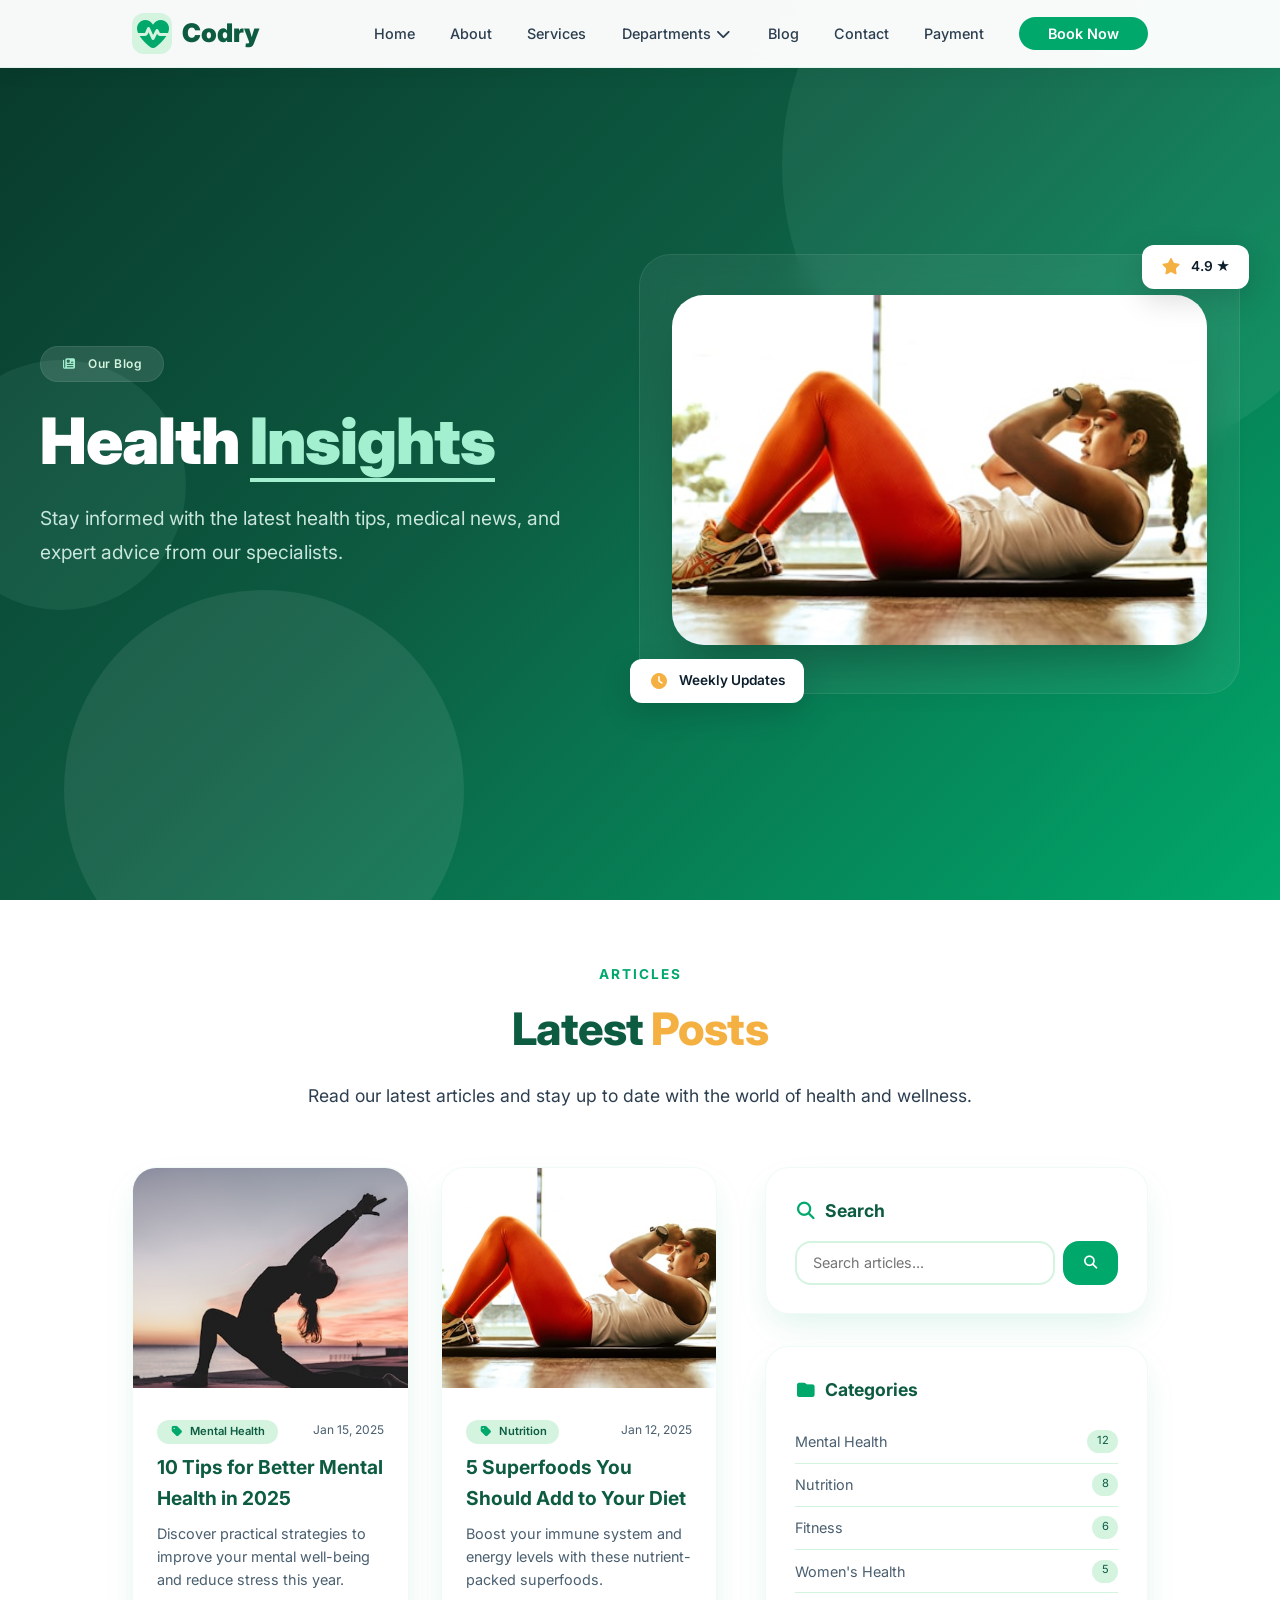
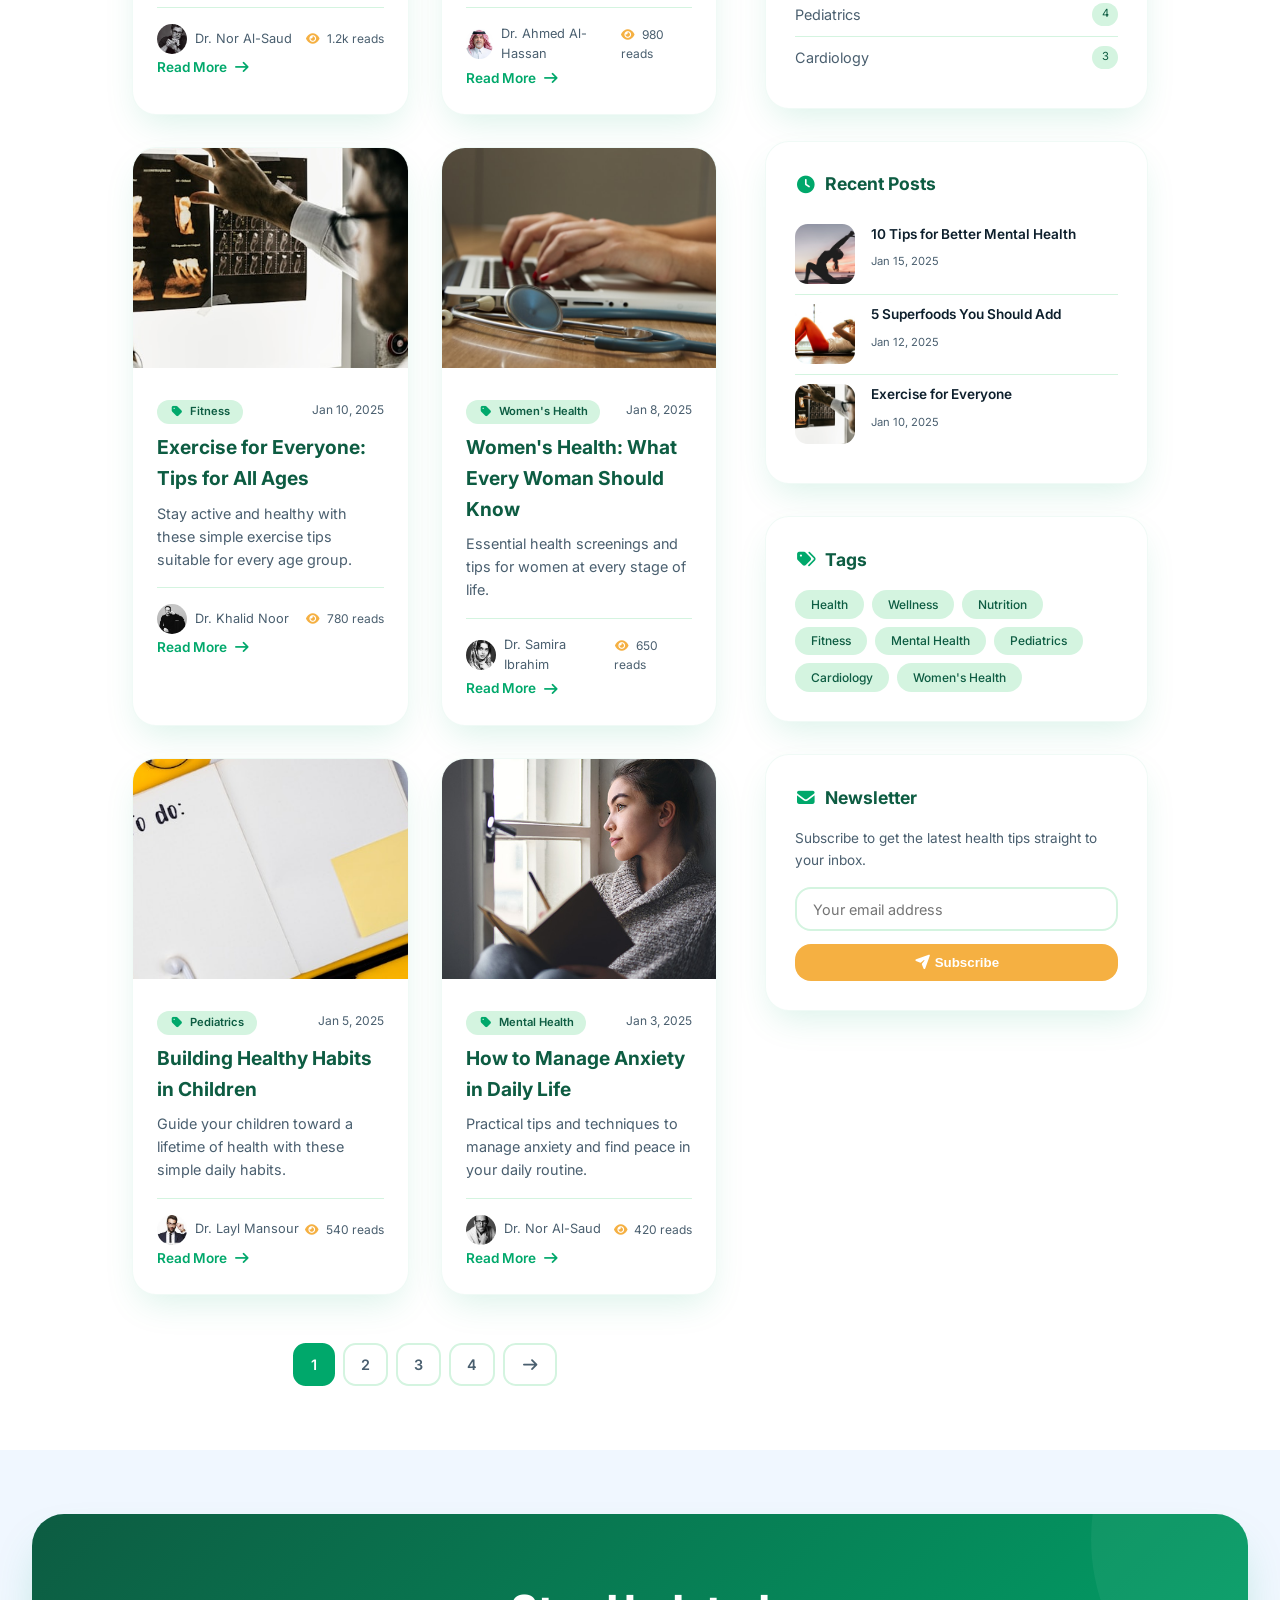
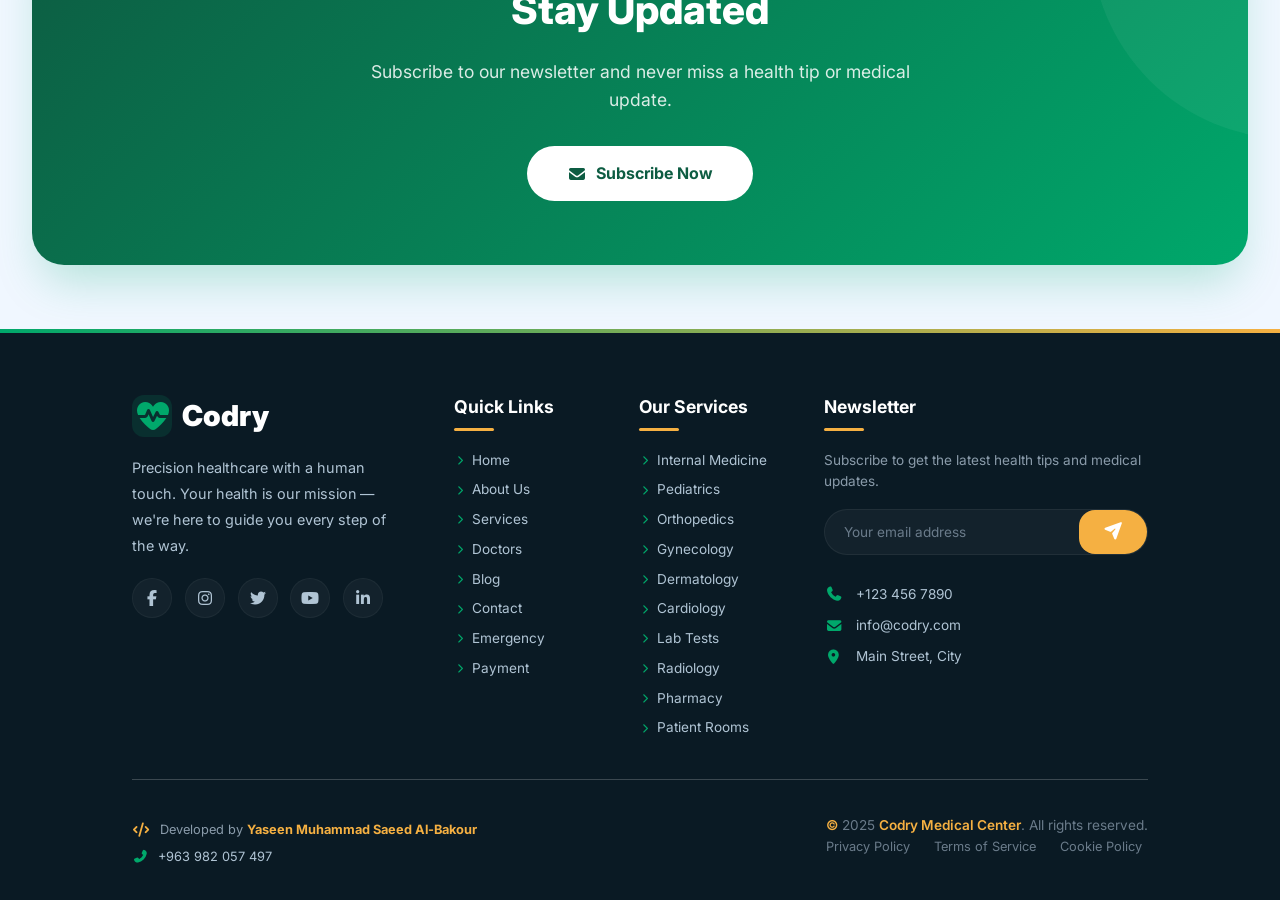
<file: blog.html>
<!DOCTYPE html>
<html lang="en">

<head>
    <meta charset="UTF-8" />
    <meta name="viewport" content="width=device-width, initial-scale=1.0" />
    <title>Codry - Health Blog</title>
    <link rel="stylesheet" href="https://cdnjs.cloudflare.com/ajax/libs/font-awesome/6.4.0/css/all.min.css" />
    <link href="https://fonts.googleapis.com/css2?family=Inter:wght@300;400;500;600;700;800;900&display=swap"
        rel="stylesheet" />
    <link rel="stylesheet" href="css/blog.css">
    <link rel="stylesheet" href="css/style.css">
    <link rel="stylesheet" href="css/all.min.css">
</head>

<body>

    <!-- ===== NAVIGATION ===== -->
    <nav class="navbar" id="navbar">
        <div class="container">
        <div class="nav-container">
            <a href="index.html" class="nav-logo">
                <i class="fas fa-heartbeat"></i> Codry
            </a>
            <ul class="nav-links" id="navLinks">
                <li><a href="index.html">Home</a></li>
                <li><a href="about.html">About</a></li>
                <li><a href="services.html">Services</a></li>
                <li class="dropdown" id="departmentsDropdown">
                    <a href="#">
                        Departments <i class="fas fa-chevron-down"></i>
                    </a>
                    <ul class="dropdown-menu">
                        <li><a href="doctors.html"><i class="fas fa-user-md"></i> Doctors</a></li>
                        <li><a href="medicai-test.html"><i class="fas fa-flask"></i> Lab Tests</a></li>
                        <li><a href="radiolagy.html"><i class="fas fa-x-ray"></i> Radiology</a></li>
                        <li><a href="pharmacy.html"><i class="fas fa-prescription-bottle"></i> Pharmacy</a></li>
                        <li><a href="room.html"><i class="fas fa-bed"></i> Rooms</a></li>
                        <li><a href="emergency-ambulance.html"><i class="fas fa-ambulance"></i> Emergency</a></li>
                    </ul>
                </li>
                
                <li><a href="blog.html">Blog</a></li>
                <li><a href="contact.html">Contact</a></li>
                <li><a href="payment.html">Payment</a></li>
                <li><a href="booking.html" class="nav-cta">Book Now</a></li>
            </ul>
            <button class="nav-toggle" id="navToggle">
                <i class="fas fa-bars"></i>
            </button>
        </div></div>
    </nav>

    <!-- ===== 1. HERO ===== -->
    <section class="hero">
        <div class="hero-shapes">
            <div class="shape shape-1"></div>
            <div class="shape shape-2"></div>
            <div class="shape shape-3"></div>
        </div>
        <div class="hero-container">
            <div class="hero-content animate-slide-left">
                <div class="hero-badge"><i class="fas fa-newspaper"></i> Our Blog</div>
                <h1>Health <span class="highlight">Insights</span></h1>
                <p class="hero-description">Stay informed with the latest health tips, medical news, and expert advice
                    from our specialists.</p>
            </div>
            <div class="hero-image-card animate-slide-right">
                <img src="img/blog/blog2.png"
                    alt="Blog" />
                <div class="floating-badge badge-1"><i class="fas fa-star"></i> 4.9 ★</div>
                <div class="floating-badge badge-2"><i class="fas fa-clock"></i> Weekly Updates</div>
            </div>
        </div>
    </section>

    <!-- ===== 2. BLOG ===== -->
    <section class="blog-section animate-fade-up">
        <div class="container">
        <div class="section-header animate-fade-up">
            <div class="sub">Articles</div>
            <h2>Latest <span>Posts</span></h2>
            <p>Read our latest articles and stay up to date with the world of health and wellness.</p>
        </div>

        <div class="blog-grid">
            <!-- Posts -->
            <div>
                <div class="posts-grid">
                    <!-- Post 1 -->
                    <div class="post-card animate-fade-up delay-1">
                        <img src="img/blog/blog1.png"
                            class="post-image" alt="Mental Health" />
                        <div class="post-content">
                            <div class="post-meta">
                                <span class="category"><i class="fas fa-tag"></i> Mental Health</span>
                                <span>Jan 15, 2025</span>
                            </div>
                            <h3>10 Tips for Better Mental Health in 2025</h3>
                            <p class="post-excerpt">Discover practical strategies to improve your mental well-being and
                                reduce stress this year.</p>
                            <div class="post-footer">
                                <span class="author">
                                    <img src="img/users/1.png" alt="Author" />
                                    Dr. Nor Al-Saud
                                </span>
                                <span class="read-time"><i class="fas fa-eye"></i> 1.2k reads</span>
                            </div>
                            <a href="#" class="btn-read">Read More <i class="fas fa-arrow-right"></i></a>
                        </div>
                    </div>

                    <!-- Post 2 -->
                    <div class="post-card animate-fade-up delay-2">
                        <img src="img/blog/blog2.png"
                            class="post-image" alt="Nutrition" />
                        <div class="post-content">
                            <div class="post-meta">
                                <span class="category"><i class="fas fa-tag"></i> Nutrition</span>
                                <span>Jan 12, 2025</span>
                            </div>
                            <h3>5 Superfoods You Should Add to Your Diet</h3>
                            <p class="post-excerpt">Boost your immune system and energy levels with these
                                nutrient-packed superfoods.</p>
                            <div class="post-footer">
                                <span class="author">
                                    <img src="img/users/2.png" alt="Author" />
                                    Dr. Ahmed Al-Hassan
                                </span>
                                <span class="read-time"><i class="fas fa-eye"></i> 980 reads</span>
                            </div>
                            <a href="#" class="btn-read">Read More <i class="fas fa-arrow-right"></i></a>
                        </div>
                    </div>

                    <!-- Post 3 -->
                    <div class="post-card animate-fade-up delay-3">
                        <img src="img/blog/blog3.png"
                            class="post-image" alt="Exercise" />
                        <div class="post-content">
                            <div class="post-meta">
                                <span class="category"><i class="fas fa-tag"></i> Fitness</span>
                                <span>Jan 10, 2025</span>
                            </div>
                            <h3>Exercise for Everyone: Tips for All Ages</h3>
                            <p class="post-excerpt">Stay active and healthy with these simple exercise tips suitable for
                                every age group.</p>
                            <div class="post-footer">
                                <span class="author">
                                    <img src="img/users/3.png" alt="Author" />
                                    Dr. Khalid Noor
                                </span>
                                <span class="read-time"><i class="fas fa-eye"></i> 780 reads</span>
                            </div>
                            <a href="#" class="btn-read">Read More <i class="fas fa-arrow-right"></i></a>
                        </div>
                    </div>

                    <!-- Post 4 -->
                    <div class="post-card animate-fade-up delay-4">
                        <img src="img/services.png"
                            class="post-image" alt="Women's Health" />
                        <div class="post-content">
                            <div class="post-meta">
                                <span class="category"><i class="fas fa-tag"></i> Women's Health</span>
                                <span>Jan 8, 2025</span>
                            </div>
                            <h3>Women's Health: What Every Woman Should Know</h3>
                            <p class="post-excerpt">Essential health screenings and tips for women at every stage of
                                life.</p>
                            <div class="post-footer">
                                <span class="author">
                                    <img src="img/users/6.png" alt="Author" />
                                    Dr. Samira Ibrahim
                                </span>
                                <span class="read-time"><i class="fas fa-eye"></i> 650 reads</span>
                            </div>
                            <a href="#" class="btn-read">Read More <i class="fas fa-arrow-right"></i></a>
                        </div>
                    </div>

                    <!-- Post 5 -->
                    <div class="post-card animate-fade-up delay-5">
                        <img src="img/services/1.png"
                            class="post-image" alt="Children's Health" />
                        <div class="post-content">
                            <div class="post-meta">
                                <span class="category"><i class="fas fa-tag"></i> Pediatrics</span>
                                <span>Jan 5, 2025</span>
                            </div>
                            <h3>Building Healthy Habits in Children</h3>
                            <p class="post-excerpt">Guide your children toward a lifetime of health with these simple
                                daily habits.</p>
                            <div class="post-footer">
                                <span class="author">
                                    <img src="img/users/5.png" alt="Author" />
                                    Dr. Layl Mansour
                                </span>
                                <span class="read-time"><i class="fas fa-eye"></i> 540 reads</span>
                            </div>
                            <a href="#" class="btn-read">Read More <i class="fas fa-arrow-right"></i></a>
                        </div>
                    </div>

                    <!-- Post 6 -->
                    <div class="post-card animate-fade-up delay-6">
                        <img src="img/blog/8.png"
                            class="post-image" alt="Mental Health" />
                        <div class="post-content">
                            <div class="post-meta">
                                <span class="category"><i class="fas fa-tag"></i> Mental Health</span>
                                <span>Jan 3, 2025</span>
                            </div>
                            <h3>How to Manage Anxiety in Daily Life</h3>
                            <p class="post-excerpt">Practical tips and techniques to manage anxiety and find peace in
                                your daily routine.</p>
                            <div class="post-footer">
                                <span class="author">
                                    <img src="img/users/4.png" alt="Author" />
                                    Dr. Nor Al-Saud
                                </span>
                                <span class="read-time"><i class="fas fa-eye"></i> 420 reads</span>
                            </div>
                            <a href="#" class="btn-read">Read More <i class="fas fa-arrow-right"></i></a>
                        </div>
                    </div>
                </div>

                <!-- Pagination -->
                <div class="pagination">
                    <span class="active">1</span>
                    <a href="#">2</a>
                    <a href="#">3</a>
                    <a href="#">4</a>
                    <a href="#"><i class="fas fa-arrow-right"></i></a>
                </div>
            </div>

            <!-- Sidebar -->
            <div class="sidebar">
                <!-- Search -->
                <div class="sidebar-widget animate-fade-up delay-1">
                    <h4><i class="fas fa-search"></i> Search</h4>
                    <div class="search-box">
                        <input type="text" placeholder="Search articles..." />
                        <button><i class="fas fa-search"></i></button>
                    </div>
                </div>

                <!-- Categories -->
                <div class="sidebar-widget animate-fade-up delay-2">
                    <h4><i class="fas fa-folder"></i> Categories</h4>
                    <ul class="category-list">
                        <li><a href="#">Mental Health</a> <span>12</span></li>
                        <li><a href="#">Nutrition</a> <span>8</span></li>
                        <li><a href="#">Fitness</a> <span>6</span></li>
                        <li><a href="#">Women's Health</a> <span>5</span></li>
                        <li><a href="#">Pediatrics</a> <span>4</span></li>
                        <li><a href="#">Cardiology</a> <span>3</span></li>
                    </ul>
                </div>

                <!-- Recent Posts -->
                <div class="sidebar-widget animate-fade-up delay-3">
                    <h4><i class="fas fa-clock"></i> Recent Posts</h4>
                    <div class="recent-post">
                        <img src="img/blog/blog1.png"
                            alt="Post" />
                        <div class="info">
                            <h5>10 Tips for Better Mental Health</h5>
                            <span class="date">Jan 15, 2025</span>
                        </div>
                    </div>
                    <div class="recent-post">
                        <img src="img/blog/blog2.png"
                            alt="Post" />
                        <div class="info">
                            <h5>5 Superfoods You Should Add</h5>
                            <span class="date">Jan 12, 2025</span>
                        </div>
                    </div>
                    <div class="recent-post">
                        <img src="img/blog/blog3.png"
                            alt="Post" />
                        <div class="info">
                            <h5>Exercise for Everyone</h5>
                            <span class="date">Jan 10, 2025</span>
                        </div>
                    </div>
                </div>

                <!-- Tags -->
                <div class="sidebar-widget animate-fade-up delay-4">
                    <h4><i class="fas fa-tags"></i> Tags</h4>
                    <div class="tags">
                        <a href="#" class="tag">Health</a>
                        <a href="#" class="tag">Wellness</a>
                        <a href="#" class="tag">Nutrition</a>
                        <a href="#" class="tag">Fitness</a>
                        <a href="#" class="tag">Mental Health</a>
                        <a href="#" class="tag">Pediatrics</a>
                        <a href="#" class="tag">Cardiology</a>
                        <a href="#" class="tag">Women's Health</a>
                    </div>
                </div>

                <!-- Newsletter -->
                <div class="sidebar-widget animate-fade-up delay-5">
                    <h4><i class="fas fa-envelope"></i> Newsletter</h4>
                    <p style="font-size:0.85rem; color:var(--text-light); margin-bottom:1rem;">Subscribe to get the
                        latest health tips straight to your inbox.</p>
                    <form class="newsletter-form">
                        <input type="email" placeholder="Your email address" required />
                        <button type="submit"><i class="fas fa-paper-plane"></i> Subscribe</button>
                    </form>
                </div>
            </div>
        </div></div>
    </section>

    <!-- ===== 3. CTA ===== -->
    <section class="cta-section">
        <div class="cta-box animate-fade-up">
            <h2>Stay Updated</h2>
            <p>Subscribe to our newsletter and never miss a health tip or medical update.</p>
            <a href="#" class="btn-white"><i class="fas fa-envelope"></i> Subscribe Now</a>
        </div>
    </section>

    <!-- ===== FOOTER ===== -->
    <footer class="footer">
        <div class="container">
        <div class="footer-container">
            <!-- Column 1: Brand -->
            <div class="footer-col">
                <div class="footer-logo">
                    <i class="fas fa-heartbeat"></i> Codry
                </div>
                <p class="footer-desc">
                    Precision healthcare with a human touch. Your health is our mission —
                    we're here to guide you every step of the way.
                </p>
                <div class="footer-social">
                    <a href="#"><i class="fab fa-facebook-f"></i></a>
                    <a href="#"><i class="fab fa-instagram"></i></a>
                    <a href="#"><i class="fab fa-twitter"></i></a>
                    <a href="#"><i class="fab fa-youtube"></i></a>
                    <a href="#"><i class="fab fa-linkedin-in"></i></a>
                </div>
            </div>

            <!-- Column 2: Quick Links -->
            <div class="footer-col">
                <h4>Quick Links</h4>
                <ul class="footer-links">
                    <li><a href="index.html"><i class="fas fa-chevron-right"></i> Home</a></li>
                    <li><a href="about.html"><i class="fas fa-chevron-right"></i> About Us</a></li>
                    <li><a href="services.html"><i class="fas fa-chevron-right"></i> Services</a></li>
                    <li><a href="doctors.html"><i class="fas fa-chevron-right"></i> Doctors</a></li>
                    <li><a href="blog.html"><i class="fas fa-chevron-right"></i> Blog</a></li>
                    <li><a href="contact.html"><i class="fas fa-chevron-right"></i> Contact</a></li>
                    <li><a href="emergency-ambulance.html"><i class="fas fa-chevron-right"></i> Emergency</a></li>
                    <li><a href="payment.html"><i class="fas fa-chevron-right"></i> Payment</a></li>
                </ul>
            </div>

            <!-- Column 3: Services -->
            <div class="footer-col">
                <h4>Our Services</h4>
                <ul class="footer-links">
                    <li><a href="services.html"><i class="fas fa-chevron-right"></i> Internal Medicine</a></li>
                    <li><a href="services.html"><i class="fas fa-chevron-right"></i> Pediatrics</a></li>
                    <li><a href="services.html"><i class="fas fa-chevron-right"></i> Orthopedics</a></li>
                    <li><a href="services.html"><i class="fas fa-chevron-right"></i> Gynecology</a></li>
                    <li><a href="services.html"><i class="fas fa-chevron-right"></i> Dermatology</a></li>
                    <li><a href="services.html"><i class="fas fa-chevron-right"></i> Cardiology</a></li>
                    <li><a href="medicai-test.html"><i class="fas fa-chevron-right"></i> Lab Tests</a></li>
                    <li><a href="radiolagy.html"><i class="fas fa-chevron-right"></i> Radiology</a></li>
                    <li><a href="pharmacy.html"><i class="fas fa-chevron-right"></i> Pharmacy</a></li>
                    <li><a href="room.html"><i class="fas fa-chevron-right"></i> Patient Rooms</a></li>
                </ul>
            </div>

            <!-- Column 4: Newsletter + Contact + Developer -->
            <div class="footer-col">
                <h4>Newsletter</h4>
                <p class="newsletter-text">Subscribe to get the latest health tips and medical updates.</p>
                <form class="newsletter-form" id="newsletterForm">
                    <div class="newsletter-group">
                        <input type="email" placeholder="Your email address" required />
                        <button type="submit"><i class="fas fa-paper-plane"></i></button>
                    </div>
                </form>

                <div class="footer-contact">
                    <div class="contact-item">
                        <i class="fas fa-phone"></i>
                        <span>+123 456 7890</span>
                    </div>
                    <div class="contact-item">
                        <i class="fas fa-envelope"></i>
                        <span>info@codry.com</span>
                    </div>
                    <div class="contact-item">
                        <i class="fas fa-map-marker-alt"></i>
                        <span>Main Street, City</span>
                    </div>
                </div>

                <!-- Developer Info -->
            </div>
        </div>

        <!-- Bottom Bar -->
        <div class="footer-bottom">
            <div class="footer-dev">
                <!-- <div class="dev-divider"></div> -->
                <div class="dev-info">
                    <i class="fas fa-code"></i>
                    <span>Developed by <strong>Yaseen Muhammad Saeed Al-Bakour</strong></span>
                </div>
                <div class="dev-contact">
                    <i class="fas fa-phone-alt"></i>
                    <a href="tel:+963982057497">+963 982 057 497</a>
                </div>
            </div>
            <div class="footer-bottom-container">
                <p><span>&copy;</span> 2025 <span>Codry Medical Center</span>. All rights reserved.</p>
                <div class="footer-bottom-links">
                    <a href="#">Privacy Policy</a>
                    <a href="#">Terms of Service</a>
                    <a href="#">Cookie Policy</a>
                </div>
            </div>
        </div></div>
    </footer>

    <!-- ===== SCROLL TO TOP ===== -->
    <button class="scroll-top" id="scrollTop"><i class="fas fa-arrow-up"></i></button>

    <!-- ===== JAVASCRIPT ===== -->
    <script>
        document.getElementById('navToggle').addEventListener('click', function () {
            document.getElementById('navLinks').classList.toggle('active');
        });

        const scrollBtn = document.getElementById('scrollTop');
        window.addEventListener('scroll', function () {
            if (window.scrollY > 300) {
                scrollBtn.classList.add('show');
            } else {
                scrollBtn.classList.remove('show');
            }
        });
        scrollBtn.addEventListener('click', function () {
            window.scrollTo({ top: 0, behavior: 'smooth' });
        });

        // Newsletter form
        document.querySelector('.newsletter-form').addEventListener('submit', function (e) {
            e.preventDefault();
            alert('Thank you for subscribing! Check your email for confirmation.');
            this.reset();
        });

        // Search
        document.querySelector('.search-box button').addEventListener('click', function () {
            const input = document.querySelector('.search-box input');
            if (input.value.trim()) {
                alert('Searching for: "' + input.value + '"');
            } else {
                alert('Please enter a search term.');
            }
        });

        document.querySelector('.search-box input').addEventListener('keypress', function (e) {
            if (e.key === 'Enter') {
                document.querySelector('.search-box button').click();
            }
        });

        // ===== SCROLL ANIMATION =====
        document.addEventListener('DOMContentLoaded', function () {
            const observer = new IntersectionObserver((entries) => {
                entries.forEach(entry => {
                    if (entry.isIntersecting) {
                        entry.target.style.opacity = '1';
                        entry.target.style.transform = 'translateY(0)';
                    }
                });
            }, { threshold: 0.1 });

            document.querySelectorAll('.animate-fade-up, .animate-slide-left, .animate-slide-right')
                .forEach(el => {
                    el.style.opacity = '0';
                    el.style.transform = 'translateY(30px)';
                    observer.observe(el);
                });
        });
    </script>

</body>

</html>
</file>
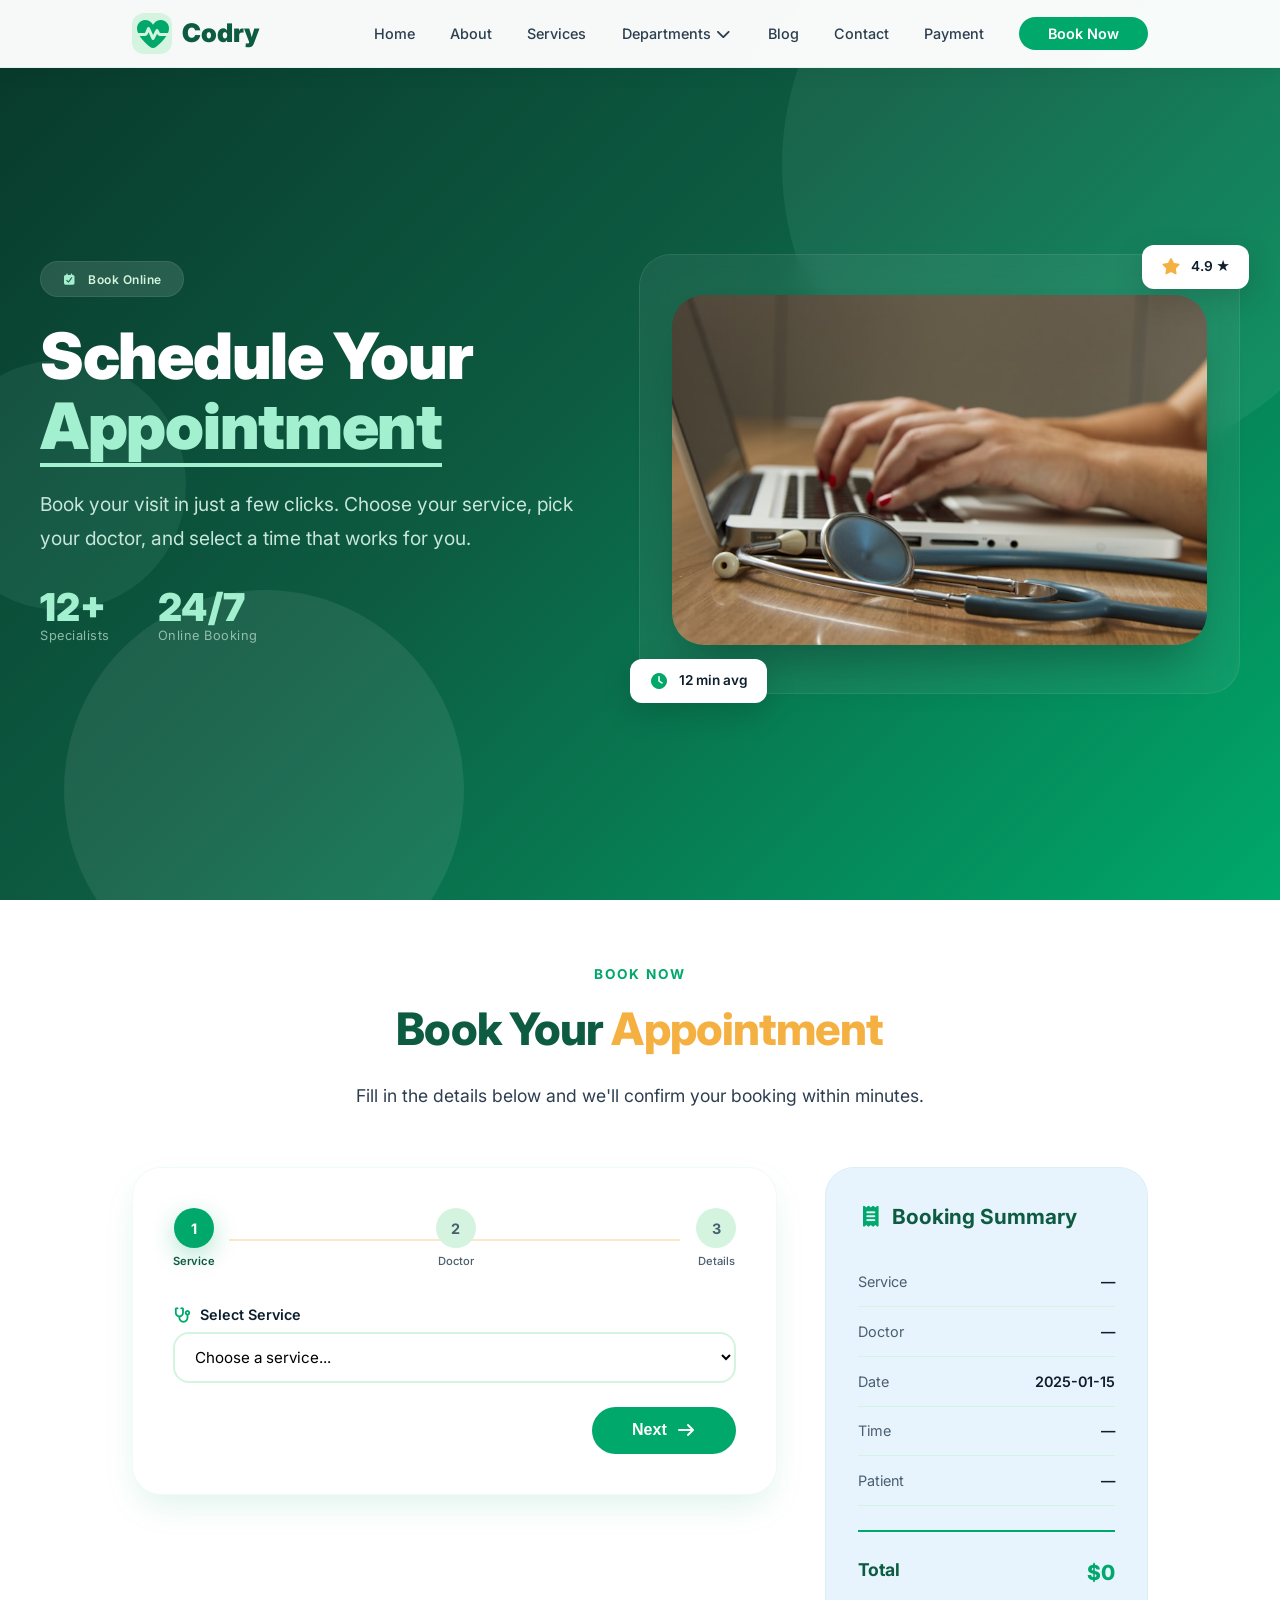
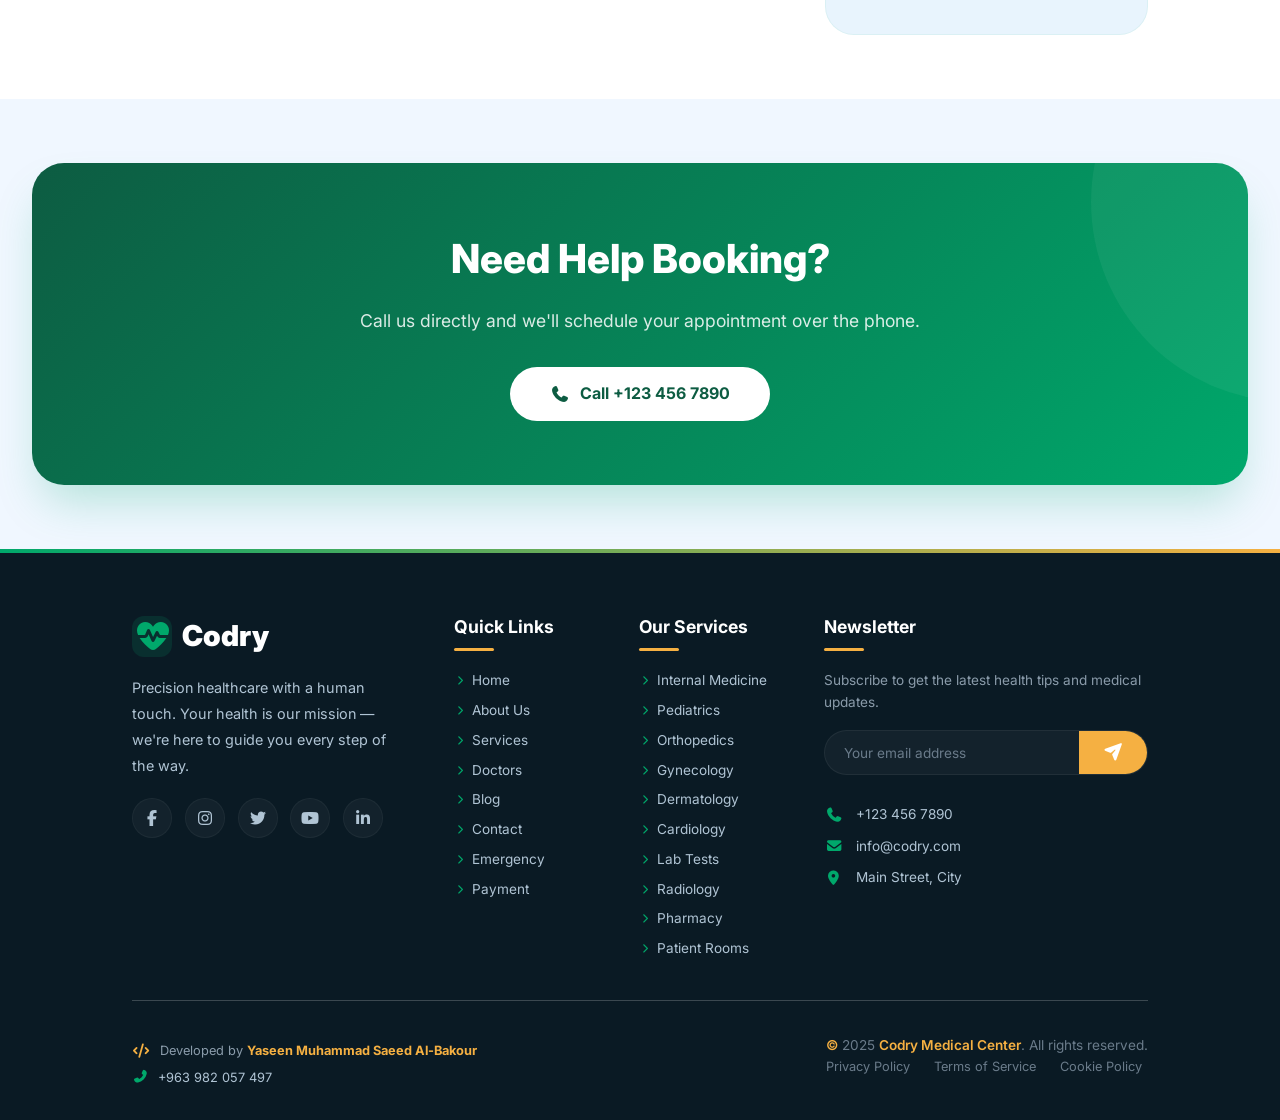
<file: booking.html>
<!DOCTYPE html>
<html lang="en">

<head>
    <meta charset="UTF-8" />
    <meta name="viewport" content="width=device-width, initial-scale=1.0" />
    <title>Codry - Book Appointment</title>
    <link rel="stylesheet" href="https://cdnjs.cloudflare.com/ajax/libs/font-awesome/6.4.0/css/all.min.css" />
    <link href="https://fonts.googleapis.com/css2?family=Inter:wght@300;400;500;600;700;800;900&display=swap"
        rel="stylesheet" />
    <link rel="stylesheet" href="css/booking.css">
    <link rel="stylesheet" href="css/style.css">
    <link rel="stylesheet" href="css/all.min.css">
</head>

<body>

    <!-- ===== NAVIGATION ===== -->
    <nav class="navbar" id="navbar">
        <div class="container">
        <div class="nav-container">
            <a href="index.html" class="nav-logo">
                <i class="fas fa-heartbeat"></i> Codry
            </a>
            <ul class="nav-links" id="navLinks">
                <li><a href="index.html">Home</a></li>
                <li><a href="about.html">About</a></li>
                <li><a href="services.html">Services</a></li>
                <li class="dropdown" id="departmentsDropdown">
                    <a href="#">
                        Departments <i class="fas fa-chevron-down"></i>
                    </a>
                    <ul class="dropdown-menu">
                        <li><a href="doctors.html"><i class="fas fa-user-md"></i> Doctors</a></li>
                        <li><a href="medicai-test.html"><i class="fas fa-flask"></i> Lab Tests</a></li>
                        <li><a href="radiolagy.html"><i class="fas fa-x-ray"></i> Radiology</a></li>
                        <li><a href="pharmacy.html"><i class="fas fa-prescription-bottle"></i> Pharmacy</a></li>
                        <li><a href="room.html"><i class="fas fa-bed"></i> Rooms</a></li>
                        <li><a href="emergency-ambulance.html"><i class="fas fa-ambulance"></i> Emergency</a></li>
                    </ul>
                </li>
                
                <li><a href="blog.html">Blog</a></li>
                <li><a href="contact.html">Contact</a></li>
                <li><a href="payment.html">Payment</a></li>
                <li><a href="booking.html" class="nav-cta">Book Now</a></li>
            </ul>
            <button class="nav-toggle" id="navToggle">
                <i class="fas fa-bars"></i>
            </button>
        </div></div>
    </nav>

    <!-- ===== 1. HERO ===== -->
    <section class="hero">
        <div class="hero-shapes">
            <div class="shape shape-1"></div>
            <div class="shape shape-2"></div>
            <div class="shape shape-3"></div>
        </div>
        <div class="hero-container">
            <div class="hero-content animate-slide-left">
                <div class="hero-badge"><i class="fas fa-calendar-check"></i> Book Online</div>
                <h1>Schedule Your <br><span class="highlight">Appointment</span></h1>
                <p class="hero-description">Book your visit in just a few clicks. Choose your service, pick your doctor,
                    and select a time that works for you.</p>
                <div class="hero-stats">
                    <div class="stat-item">
                        <div class="stat-number">12+</div>
                        <div class="stat-label">Specialists</div>
                    </div>
                    <div class="stat-item">
                        <div class="stat-number">24/7</div>
                        <div class="stat-label">Online Booking</div>
                    </div>
                </div>
            </div>
            <div class="hero-image-card animate-slide-right">
                <img src="img/services.png"
                    alt="Booking" />
                <div class="floating-badge badge-1"><i class="fas fa-star"></i> 4.9 ★</div>
                <div class="floating-badge badge-2"><i class="fas fa-clock"></i> 12 min avg</div>
            </div>
        </div>
    </section>

    <!-- ===== 2. BOOKING ===== -->
    <section class="booking-section" id="booking">
        <div class="container">
        <div class="section-header animate-fade-up">
            <div class="sub">Book Now</div>
            <h2>Book Your <span>Appointment</span></h2>
            <p>Fill in the details below and we'll confirm your booking within minutes.</p>
        </div>

        <div class="booking-grid">
            <!-- FORM -->
            <div class="booking-form animate-fade-up delay-1">
                <div class="step-indicator">
                    <div class="step active" data-step="1">
                        <div class="circle">1</div>
                        <span class="label">Service</span>
                    </div>
                    <div class="step" data-step="2">
                        <div class="circle">2</div>
                        <span class="label">Doctor</span>
                    </div>
                    <div class="step" data-step="3">
                        <div class="circle">3</div>
                        <span class="label">Details</span>
                    </div>
                </div>

                <!-- Step 1: Service -->
                <div class="form-step active" data-step="1">
                    <div class="form-group">
                        <label><i class="fas fa-stethoscope"></i> Select Service</label>
                        <select id="serviceSelect">
                            <option value="">Choose a service...</option>
                            <option value="Internal Medicine|120">Internal Medicine - $120</option>
                            <option value="Pediatrics|100">Pediatrics - $100</option>
                            <option value="Orthopedics|180">Orthopedics - $180</option>
                            <option value="Gynecology|140">Gynecology - $140</option>
                            <option value="Dermatology|110">Dermatology - $110</option>
                            <option value="Cardiology|200">Cardiology - $200</option>
                        </select>
                    </div>
                    <div style="display:flex; justify-content:flex-end;">
                        <button class="btn-next" onclick="goToStep(2)">Next <i class="fas fa-arrow-right"></i></button>
                    </div>
                </div>

                <!-- Step 2: Doctor -->
                <div class="form-step" data-step="2">
                    <div class="form-group">
                        <label><i class="fas fa-user-md"></i> Select Doctor</label>
                        <select id="doctorSelect">
                            <option value="">Choose a doctor...</option>
                            <option value="Dr. Ahmed Al-Hassan">Dr. Ahmed Al-Hassan - Internal Medicine</option>
                            <option value="Dr. Layla Mansour">Dr. Layla Mansour - Pediatrics</option>
                            <option value="Dr. Khalid Noor">Dr. Khalid Noor - Orthopedics</option>
                            <option value="Dr. Samira Ibrahim">Dr. Samira Ibrahim - Gynecology</option>
                            <option value="Dr. Omar Khaled">Dr. Omar Khaled - Dermatology</option>
                        </select>
                    </div>
                    <div class="form-group">
                        <label><i class="fas fa-calendar-alt"></i> Select Date</label>
                        <input type="date" id="dateInput" min="2025-01-01" value="2025-01-15" />
                    </div>
                    <div class="form-group">
                        <label><i class="fas fa-clock"></i> Select Time</label>
                        <div class="time-slots" id="timeSlots">
                            <div class="slot" data-time="9:00 AM">9:00 AM</div>
                            <div class="slot" data-time="10:00 AM">10:00 AM</div>
                            <div class="slot" data-time="11:00 AM">11:00 AM</div>
                            <div class="slot" data-time="1:00 PM">1:00 PM</div>
                            <div class="slot" data-time="2:00 PM">2:00 PM</div>
                            <div class="slot" data-time="3:00 PM">3:00 PM</div>
                            <div class="slot" data-time="4:00 PM">4:00 PM</div>
                            <div class="slot" data-time="5:00 PM">5:00 PM</div>
                        </div>
                    </div>
                    <div class="form-buttons">
                        <button class="btn-prev" onclick="goToStep(1)"><i class="fas fa-arrow-left"></i> Back</button>
                        <button class="btn-next" onclick="goToStep(3)">Next <i class="fas fa-arrow-right"></i></button>
                    </div>
                </div>

                <!-- Step 3: Details -->
                <div class="form-step" data-step="3">
                    <div class="form-group">
                        <label><i class="fas fa-user"></i> Full Name</label>
                        <input type="text" id="fullName" placeholder="Enter your full name" />
                    </div>
                    <div class="form-group">
                        <label><i class="fas fa-envelope"></i> Email Address</label>
                        <input type="email" id="email" placeholder="Enter your email" />
                    </div>
                    <div class="form-group">
                        <label><i class="fas fa-phone"></i> Phone Number</label>
                        <input type="tel" id="phone" placeholder="Enter your phone number" />
                    </div>
                    <div class="form-group">
                        <label><i class="fas fa-comment"></i> Additional Notes</label>
                        <textarea id="notes" rows="3" placeholder="Any special requests or notes..."></textarea>
                    </div>
                    <div class="form-buttons">
                        <button class="btn-prev" onclick="goToStep(2)"><i class="fas fa-arrow-left"></i> Back</button>
                        <button class="btn-next" onclick="submitBooking()" style="background:var(--gold);">
                            <i class="fas fa-check-circle"></i> Confirm Booking
                        </button>
                    </div>
                </div>

                <!-- Confirmation -->
                <div class="confirmation" id="confirmation">
                    <div class="icon-wrapper"><i class="fas fa-check-circle"></i></div>
                    <h2>Booking Confirmed!</h2>
                    <p>Your appointment has been scheduled. We'll send you a confirmation email shortly.</p>
                    <div class="ref-number">#COD-2025-001</div>
                    <button class="btn-next" onclick="resetBooking()" style="margin-top:1.5rem;">
                        <i class="fas fa-redo"></i> Book Another
                    </button>
                </div>
            </div>

            <!-- SUMMARY -->
            <div class="booking-summary animate-fade-up delay-2">
                <h3><i class="fas fa-receipt"></i> Booking Summary</h3>
                <div class="summary-item">
                    <span class="label">Service</span>
                    <span class="value" id="summaryService">—</span>
                </div>
                <div class="summary-item">
                    <span class="label">Doctor</span>
                    <span class="value" id="summaryDoctor">—</span>
                </div>
                <div class="summary-item">
                    <span class="label">Date</span>
                    <span class="value" id="summaryDate">—</span>
                </div>
                <div class="summary-item">
                    <span class="label">Time</span>
                    <span class="value" id="summaryTime">—</span>
                </div>
                <div class="summary-item">
                    <span class="label">Patient</span>
                    <span class="value" id="summaryPatient">—</span>
                </div>
                <div class="summary-item total">
                    <span class="label">Total</span>
                    <span class="value" id="summaryTotal">$0</span>
                </div>
            </div>
        </div></div>
    </section>

    <!-- ===== 3. CTA ===== -->
    <section class="cta-section">
        <div class="cta-box animate-fade-up">
            <h2>Need Help Booking?</h2>
            <p>Call us directly and we'll schedule your appointment over the phone.</p>
            <a href="#" class="btn-white"><i class="fas fa-phone"></i> Call +123 456 7890</a>
        </div>
    </section>

    <!-- ===== FOOTER ===== -->
    <footer class="footer">
        <div class="container">
        <div class="footer-container">
            <!-- Column 1: Brand -->
            <div class="footer-col">
                <div class="footer-logo">
                    <i class="fas fa-heartbeat"></i> Codry
                </div>
                <p class="footer-desc">
                    Precision healthcare with a human touch. Your health is our mission —
                    we're here to guide you every step of the way.
                </p>
                <div class="footer-social">
                    <a href="#"><i class="fab fa-facebook-f"></i></a>
                    <a href="#"><i class="fab fa-instagram"></i></a>
                    <a href="#"><i class="fab fa-twitter"></i></a>
                    <a href="#"><i class="fab fa-youtube"></i></a>
                    <a href="#"><i class="fab fa-linkedin-in"></i></a>
                </div>
            </div>

            <!-- Column 2: Quick Links -->
            <div class="footer-col">
                <h4>Quick Links</h4>
                <ul class="footer-links">
                    <li><a href="index.html"><i class="fas fa-chevron-right"></i> Home</a></li>
                    <li><a href="about.html"><i class="fas fa-chevron-right"></i> About Us</a></li>
                    <li><a href="services.html"><i class="fas fa-chevron-right"></i> Services</a></li>
                    <li><a href="doctors.html"><i class="fas fa-chevron-right"></i> Doctors</a></li>
                    <li><a href="blog.html"><i class="fas fa-chevron-right"></i> Blog</a></li>
                    <li><a href="contact.html"><i class="fas fa-chevron-right"></i> Contact</a></li>
                    <li><a href="emergency-ambulance.html"><i class="fas fa-chevron-right"></i> Emergency</a></li>
                    <li><a href="payment.html"><i class="fas fa-chevron-right"></i> Payment</a></li>
                </ul>
            </div>

            <!-- Column 3: Services -->
            <div class="footer-col">
                <h4>Our Services</h4>
                <ul class="footer-links">
                    <li><a href="services.html"><i class="fas fa-chevron-right"></i> Internal Medicine</a></li>
                    <li><a href="services.html"><i class="fas fa-chevron-right"></i> Pediatrics</a></li>
                    <li><a href="services.html"><i class="fas fa-chevron-right"></i> Orthopedics</a></li>
                    <li><a href="services.html"><i class="fas fa-chevron-right"></i> Gynecology</a></li>
                    <li><a href="services.html"><i class="fas fa-chevron-right"></i> Dermatology</a></li>
                    <li><a href="services.html"><i class="fas fa-chevron-right"></i> Cardiology</a></li>
                    <li><a href="medicai-test.html"><i class="fas fa-chevron-right"></i> Lab Tests</a></li>
                    <li><a href="radiolagy.html"><i class="fas fa-chevron-right"></i> Radiology</a></li>
                    <li><a href="pharmacy.html"><i class="fas fa-chevron-right"></i> Pharmacy</a></li>
                    <li><a href="room.html"><i class="fas fa-chevron-right"></i> Patient Rooms</a></li>
                </ul>
            </div>

            <!-- Column 4: Newsletter + Contact + Developer -->
            <div class="footer-col">
                <h4>Newsletter</h4>
                <p class="newsletter-text">Subscribe to get the latest health tips and medical updates.</p>
                <form class="newsletter-form" id="newsletterForm">
                    <div class="newsletter-group">
                        <input type="email" placeholder="Your email address" required />
                        <button type="submit"><i class="fas fa-paper-plane"></i></button>
                    </div>
                </form>

                <div class="footer-contact">
                    <div class="contact-item">
                        <i class="fas fa-phone"></i>
                        <span>+123 456 7890</span>
                    </div>
                    <div class="contact-item">
                        <i class="fas fa-envelope"></i>
                        <span>info@codry.com</span>
                    </div>
                    <div class="contact-item">
                        <i class="fas fa-map-marker-alt"></i>
                        <span>Main Street, City</span>
                    </div>
                </div>

                <!-- Developer Info -->
            </div>
        </div>

        <!-- Bottom Bar -->
        <div class="footer-bottom">
            <div class="footer-dev">
                <!-- <div class="dev-divider"></div> -->
                <div class="dev-info">
                    <i class="fas fa-code"></i>
                    <span>Developed by <strong>Yaseen Muhammad Saeed Al-Bakour</strong></span>
                </div>
                <div class="dev-contact">
                    <i class="fas fa-phone-alt"></i>
                    <a href="tel:+963982057497">+963 982 057 497</a>
                </div>
            </div>
            <div class="footer-bottom-container">
                <p><span>&copy;</span> 2025 <span>Codry Medical Center</span>. All rights reserved.</p>
                <div class="footer-bottom-links">
                    <a href="#">Privacy Policy</a>
                    <a href="#">Terms of Service</a>
                    <a href="#">Cookie Policy</a>
                </div>
            </div>
        </div></div>
    </footer>

    <!-- ===== SCROLL TO TOP ===== -->
    <button class="scroll-top" id="scrollTop"><i class="fas fa-arrow-up"></i></button>

    <!-- ===== JAVASCRIPT ===== -->
    <script>
        // Navigation
        document.getElementById('navToggle').addEventListener('click', function () {
            document.getElementById('navLinks').classList.toggle('active');
        });

        // Scroll to Top
        const scrollBtn = document.getElementById('scrollTop');
        window.addEventListener('scroll', function () {
            if (window.scrollY > 300) {
                scrollBtn.classList.add('show');
            } else {
                scrollBtn.classList.remove('show');
            }
        });
        scrollBtn.addEventListener('click', function () {
            window.scrollTo({ top: 0, behavior: 'smooth' });
        });

        // ===== BOOKING LOGIC =====
        let currentStep = 1;
        let selectedTime = '';

        // Time slot selection
        document.querySelectorAll('.time-slots .slot').forEach(slot => {
            slot.addEventListener('click', function () {
                if (this.classList.contains('disabled')) return;
                document.querySelectorAll('.time-slots .slot').forEach(s => s.classList.remove('selected'));
                this.classList.add('selected');
                selectedTime = this.dataset.time;
                updateSummary();
            });
        });

        // Update summary on form changes
        document.getElementById('serviceSelect').addEventListener('change', updateSummary);
        document.getElementById('doctorSelect').addEventListener('change', updateSummary);
        document.getElementById('dateInput').addEventListener('change', updateSummary);
        document.getElementById('fullName').addEventListener('input', updateSummary);

        function updateSummary() {
            const service = document.getElementById('serviceSelect');
            const doctor = document.getElementById('doctorSelect');
            const date = document.getElementById('dateInput');
            const name = document.getElementById('fullName');

            document.getElementById('summaryService').textContent = service.value ? service.value.split('|')[0] : '—';
            document.getElementById('summaryDoctor').textContent = doctor.value || '—';
            document.getElementById('summaryDate').textContent = date.value || '—';
            document.getElementById('summaryTime').textContent = selectedTime || '—';
            document.getElementById('summaryPatient').textContent = name.value || '—';

            // Calculate total
            let total = 0;
            if (service.value) {
                const parts = service.value.split('|');
                if (parts.length > 1) total = parseInt(parts[1]);
            }
            document.getElementById('summaryTotal').textContent = total > 0 ? `$${total}` : '$0';
        }

        function goToStep(step) {
            // Validate
            if (step > currentStep) {
                if (step === 2) {
                    const service = document.getElementById('serviceSelect');
                    if (!service.value) {
                        alert('Please select a service first.');
                        return;
                    }
                }
                if (step === 3) {
                    const doctor = document.getElementById('doctorSelect');
                    const date = document.getElementById('dateInput');
                    if (!doctor.value) {
                        alert('Please select a doctor.');
                        return;
                    }
                    if (!selectedTime) {
                        alert('Please select a time slot.');
                        return;
                    }
                }
            }

            currentStep = step;

            // Update steps
            document.querySelectorAll('.step-indicator .step').forEach(el => {
                const s = parseInt(el.dataset.step);
                el.classList.remove('active', 'done');
                if (s === currentStep) el.classList.add('active');
                else if (s < currentStep) el.classList.add('done');
            });

            // Update forms
            document.querySelectorAll('.form-step').forEach(el => {
                el.classList.remove('active');
                if (parseInt(el.dataset.step) === currentStep) el.classList.add('active');
            });

            document.getElementById('booking').scrollIntoView({ behavior: 'smooth', block: 'start' });
        }

        function submitBooking() {
            const name = document.getElementById('fullName');
            const email = document.getElementById('email');
            const phone = document.getElementById('phone');

            if (!name.value || !email.value || !phone.value) {
                alert('Please fill in all your details.');
                return;
            }

            document.querySelectorAll('.form-step').forEach(el => el.classList.remove('active'));
            document.getElementById('confirmation').classList.add('show');
            updateSummary();
        }

        function resetBooking() {
            document.getElementById('confirmation').classList.remove('show');
            document.querySelectorAll('.form-step').forEach(el => el.classList.remove('active'));
            document.querySelector('.form-step[data-step="1"]').classList.add('active');

            document.getElementById('serviceSelect').value = '';
            document.getElementById('doctorSelect').value = '';
            document.getElementById('fullName').value = '';
            document.getElementById('email').value = '';
            document.getElementById('phone').value = '';
            document.getElementById('notes').value = '';
            document.querySelectorAll('.time-slots .slot').forEach(s => s.classList.remove('selected'));
            selectedTime = '';

            currentStep = 1;
            document.querySelectorAll('.step-indicator .step').forEach(el => {
                el.classList.remove('active', 'done');
                if (parseInt(el.dataset.step) === 1) el.classList.add('active');
            });

            updateSummary();
        }

        updateSummary();

        // ===== SCROLL ANIMATION =====
        document.addEventListener('DOMContentLoaded', function () {
            const observer = new IntersectionObserver((entries) => {
                entries.forEach(entry => {
                    if (entry.isIntersecting) {
                        entry.target.style.opacity = '1';
                        entry.target.style.transform = 'translateY(0)';
                    }
                });
            }, { threshold: 0.1 });

            document.querySelectorAll('.animate-fade-up, .animate-slide-left, .animate-slide-right')
                .forEach(el => {
                    el.style.opacity = '0';
                    el.style.transform = 'translateY(30px)';
                    observer.observe(el);
                });
        });
    </script>

</body>

</html>
</file>
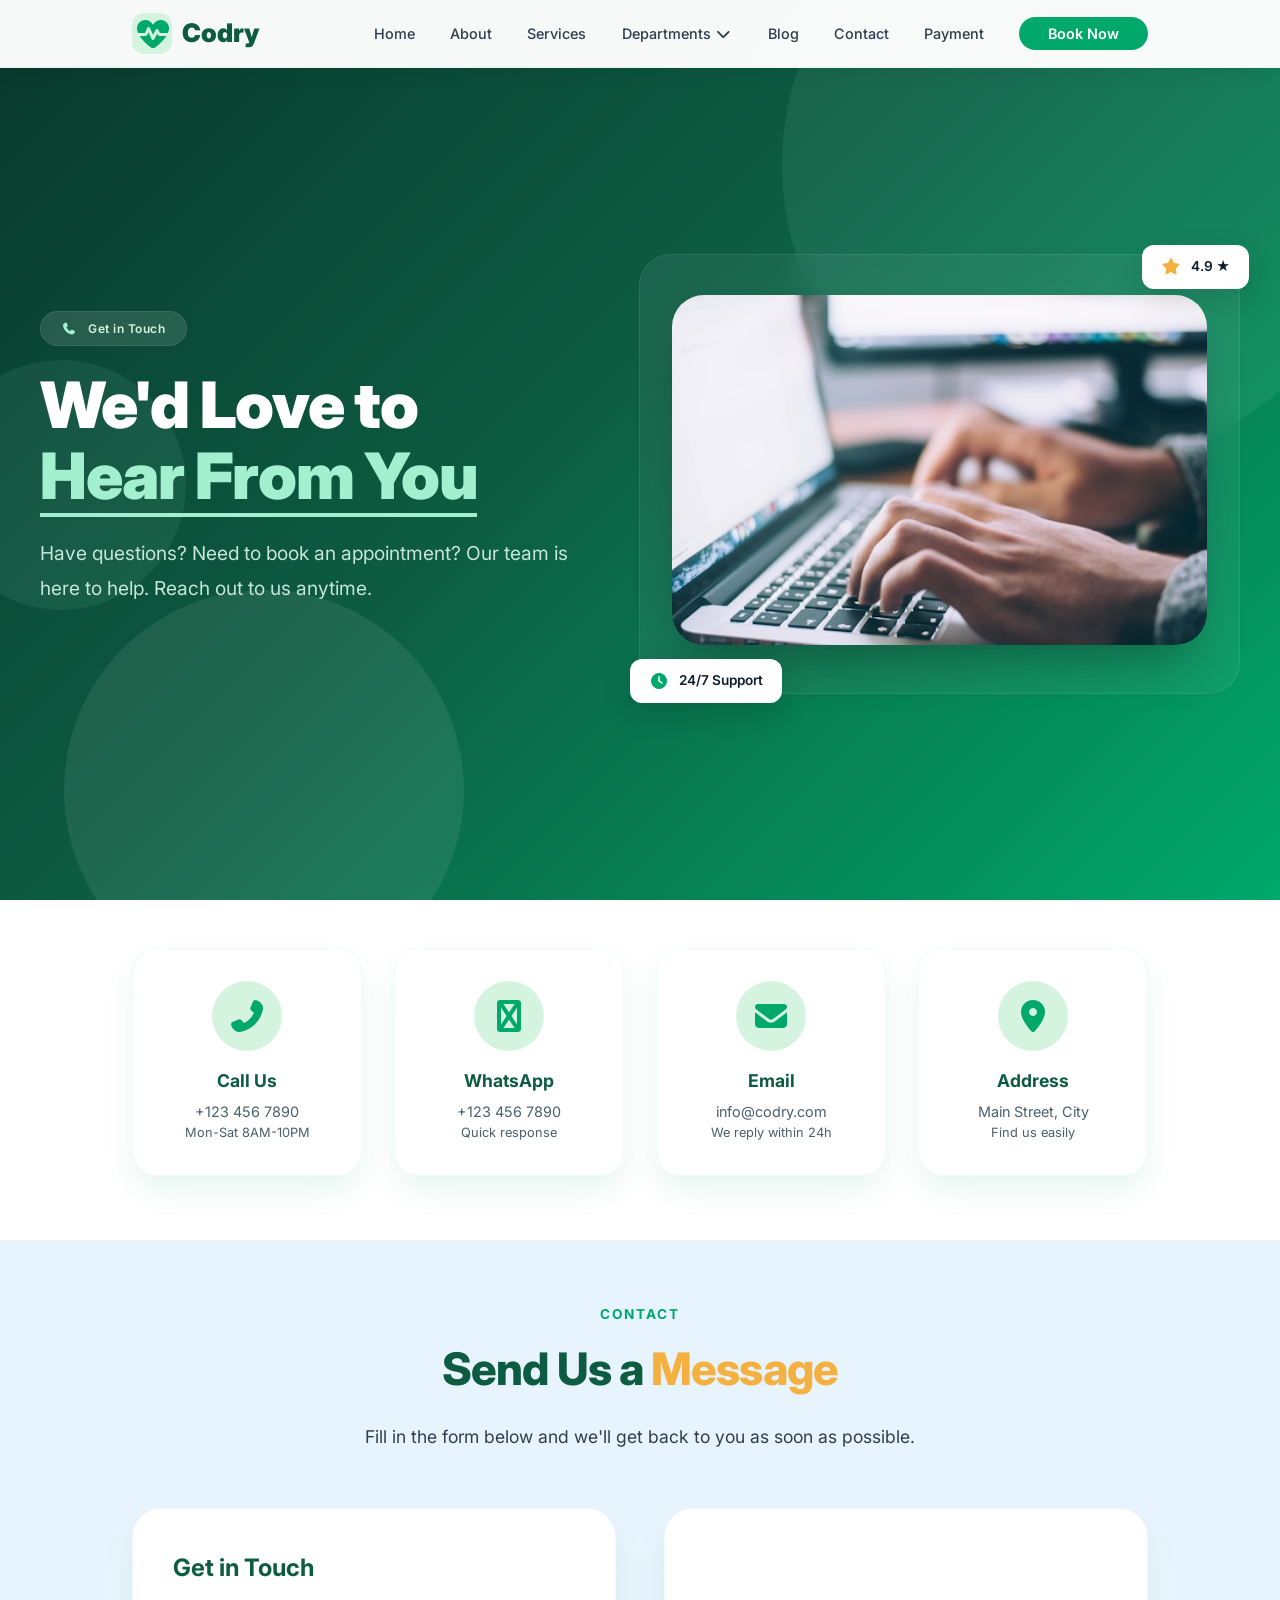
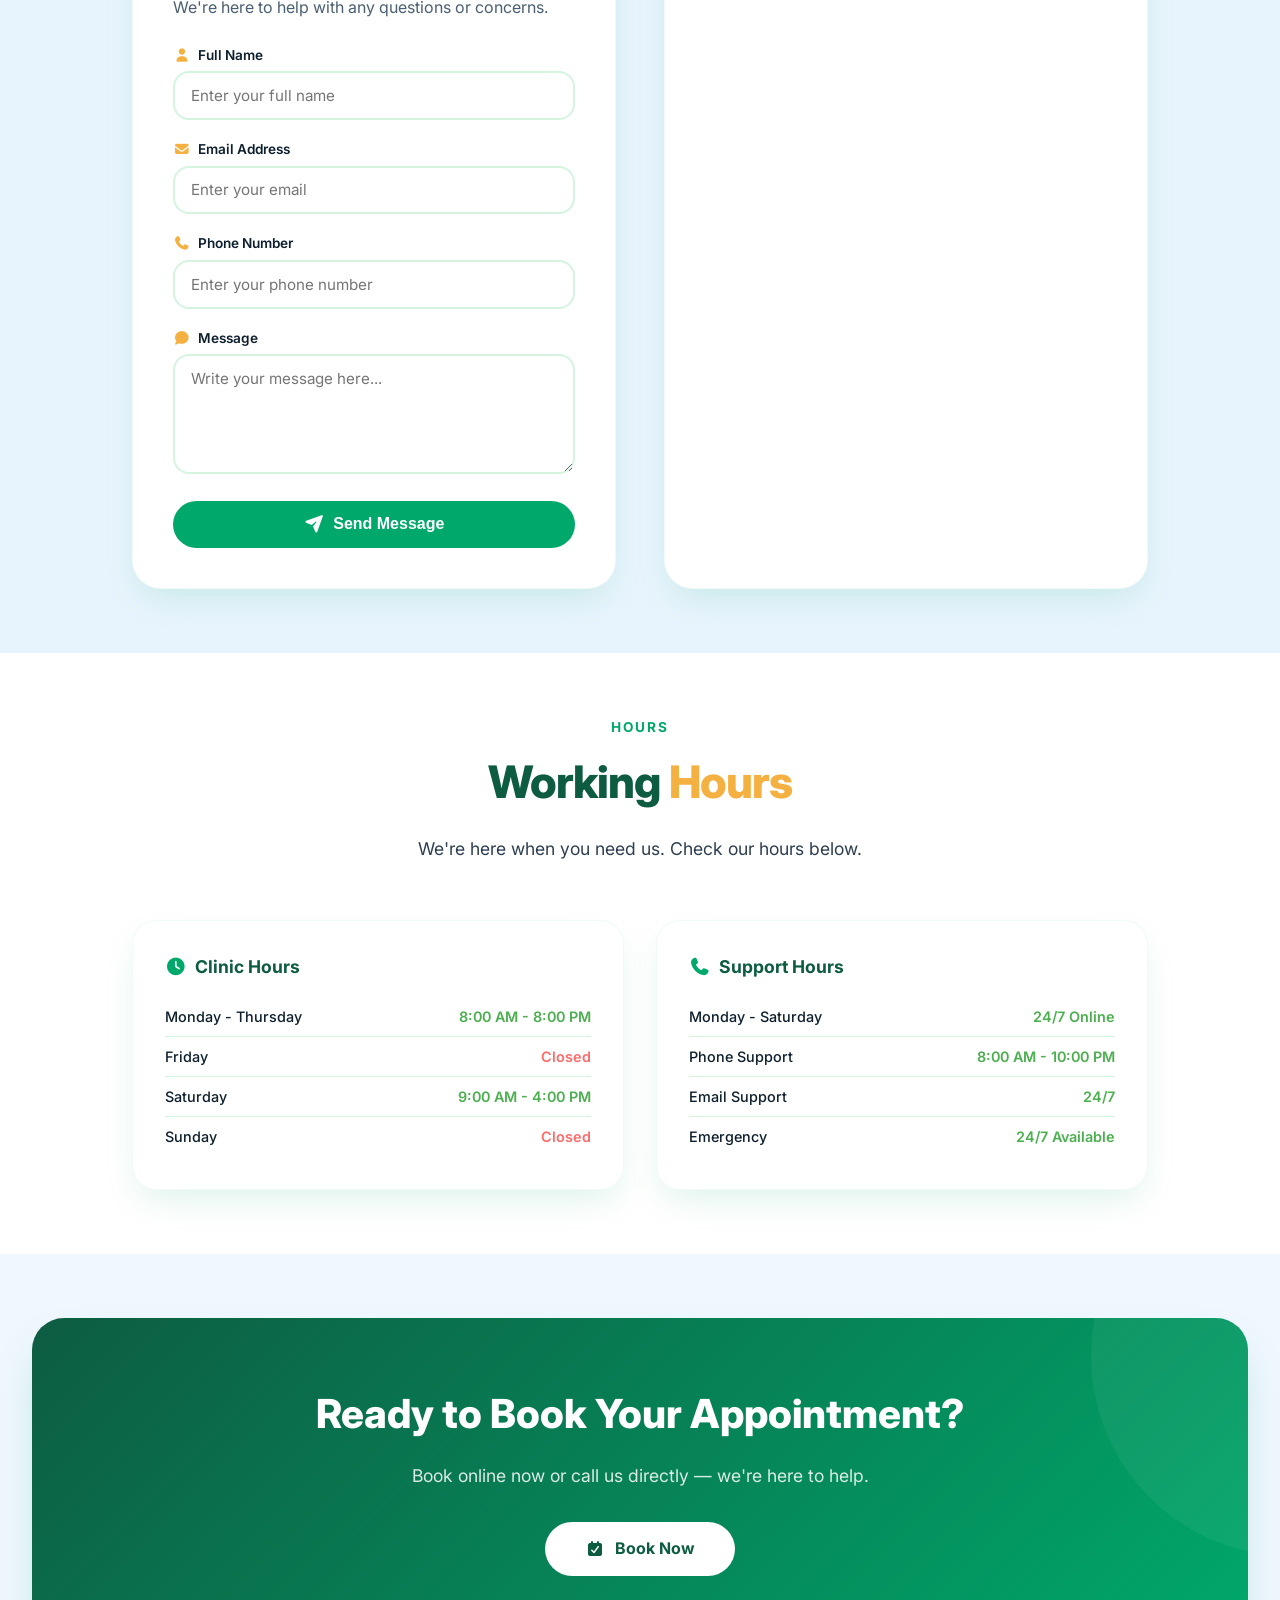
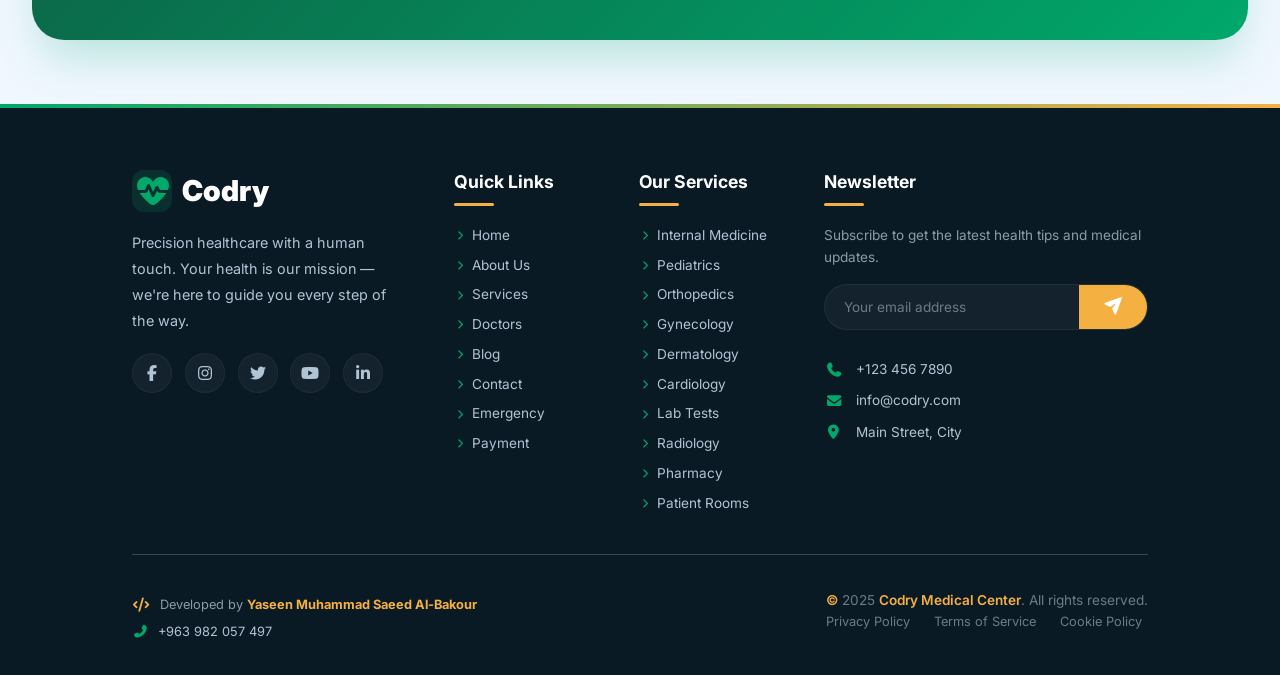
<file: contact.html>
<!DOCTYPE html>
<html lang="en">

<head>
    <meta charset="UTF-8" />
    <meta name="viewport" content="width=device-width, initial-scale=1.0" />
    <title>Codry - Contact Us</title>
    <link rel="stylesheet" href="https://cdnjs.cloudflare.com/ajax/libs/font-awesome/6.4.0/css/all.min.css" />
    <link href="https://fonts.googleapis.com/css2?family=Inter:wght@300;400;500;600;700;800;900&display=swap"
        rel="stylesheet" />
    <link rel="stylesheet" href="css/contact.css">
    <link rel="stylesheet" href="css/style.css">
    <link rel="stylesheet" href="css/all.min.css">
</head>

<body>

    <!-- ===== NAVIGATION ===== -->
    <nav class="navbar" id="navbar">
        <div class="container">
        <div class="nav-container">
            <a href="index.html" class="nav-logo">
                <i class="fas fa-heartbeat"></i> Codry
            </a>
            <ul class="nav-links" id="navLinks">
                <li><a href="index.html">Home</a></li>
                <li><a href="about.html">About</a></li>
                <li><a href="services.html">Services</a></li>
                <li class="dropdown" id="departmentsDropdown">
                    <a href="#">
                        Departments <i class="fas fa-chevron-down"></i>
                    </a>
                    <ul class="dropdown-menu">
                        <li><a href="doctors.html"><i class="fas fa-user-md"></i> Doctors</a></li>
                        <li><a href="medicai-test.html"><i class="fas fa-flask"></i> Lab Tests</a></li>
                        <li><a href="radiolagy.html"><i class="fas fa-x-ray"></i> Radiology</a></li>
                        <li><a href="pharmacy.html"><i class="fas fa-prescription-bottle"></i> Pharmacy</a></li>
                        <li><a href="room.html"><i class="fas fa-bed"></i> Rooms</a></li>
                        <li><a href="emergency-ambulance.html"><i class="fas fa-ambulance"></i> Emergency</a></li>
                    </ul>
                </li>
                
                <li><a href="blog.html">Blog</a></li>
                <li><a href="contact.html">Contact</a></li>
                <li><a href="payment.html">Payment</a></li>
                <li><a href="booking.html" class="nav-cta">Book Now</a></li>
            </ul>
            <button class="nav-toggle" id="navToggle">
                <i class="fas fa-bars"></i>
            </button>
        </div></div>
    </nav>

    <!-- ===== 1. HERO ===== -->
    <section class="hero">
        <div class="hero-shapes">
            <div class="shape shape-1"></div>
            <div class="shape shape-2"></div>
            <div class="shape shape-3"></div>
        </div>
        <div class="hero-container">
            <div class="hero-content animate-slide-left">
                <div class="hero-badge"><i class="fas fa-phone"></i> Get in Touch</div>
                <h1>We'd Love to <br><span class="highlight">Hear From You</span></h1>
                <p class="hero-description">Have questions? Need to book an appointment? Our team is here to help. Reach
                    out to us anytime.</p>
            </div>
            <div class="hero-image-card animate-slide-right">
                <img src="img/contact.png"
                    alt="Contact" />
                <div class="floating-badge badge-1"><i class="fas fa-star"></i> 4.9 ★</div>
                <div class="floating-badge badge-2"><i class="fas fa-clock"></i> 24/7 Support</div>
            </div>
        </div>
    </section>

    <!-- ===== 2. CONTACT INFO ===== -->
    <section class="contact-info-section animate-fade-up">
        <div class="container">
        <div class="contact-info-grid">
            <div class="contact-info-card animate-fade-up delay-1">
                <div class="icon"><i class="fas fa-phone-alt"></i></div>
                <h4>Call Us</h4>
                <p><a href="tel:+1234567890">+123 456 7890</a></p>
                <p style="font-size:0.8rem; color:var(--text-light);">Mon-Sat 8AM-10PM</p>
            </div>
            <div class="contact-info-card animate-fade-up delay-2">
                <div class="icon"><i class="fas fa-whatsapp"></i></div>
                <h4>WhatsApp</h4>
                <p><a href="https://wa.me/1234567890">+123 456 7890</a></p>
                <p style="font-size:0.8rem; color:var(--text-light);">Quick response</p>
            </div>
            <div class="contact-info-card animate-fade-up delay-3">
                <div class="icon"><i class="fas fa-envelope"></i></div>
                <h4>Email</h4>
                <p><a href="mailto:info@codry.com">info@codry.com</a></p>
                <p style="font-size:0.8rem; color:var(--text-light);">We reply within 24h</p>
            </div>
            <div class="contact-info-card animate-fade-up delay-4">
                <div class="icon"><i class="fas fa-map-marker-alt"></i></div>
                <h4>Address</h4>
                <p>Main Street, City</p>
                <p style="font-size:0.8rem; color:var(--text-light);">Find us easily</p>
            </div>
        </div></div>
    </section>

    <!-- ===== 3. FORM + MAP ===== -->
    <section class="contact-form-section animate-fade-up">
        <div class="container">
        <div class="section-header animate-fade-up">
            <div class="sub">Contact</div>
            <h2>Send Us a <span>Message</span></h2>
            <p>Fill in the form below and we'll get back to you as soon as possible.</p>
        </div>
        <div class="contact-grid">
            <div class="contact-form animate-slide-left">
                <h3>Get in Touch</h3>
                <p>We're here to help with any questions or concerns.</p>
                <form id="contactForm">
                    <div class="form-group">
                        <label><i class="fas fa-user"></i> Full Name</label>
                        <input type="text" placeholder="Enter your full name" required />
                    </div>
                    <div class="form-group">
                        <label><i class="fas fa-envelope"></i> Email Address</label>
                        <input type="email" placeholder="Enter your email" required />
                    </div>
                    <div class="form-group">
                        <label><i class="fas fa-phone"></i> Phone Number</label>
                        <input type="tel" placeholder="Enter your phone number" />
                    </div>
                    <div class="form-group">
                        <label><i class="fas fa-comment"></i> Message</label>
                        <textarea placeholder="Write your message here..."></textarea>
                    </div>
                    <button type="submit" class="btn-submit">
                        <i class="fas fa-paper-plane"></i> Send Message
                    </button>
                </form>
            </div>
            <div class="map-container animate-slide-right">
                <iframe
                    src="https://www.google.com/maps/embed?pb=!1m18!1m12!1m3!1d3301.123456789!2d-118.123456!3d34.123456!2m3!1f0!2f0!3f0!3m2!1i1024!2i768!4f13.1!3m3!1m2!1s0x0%3A0x0!2zMzTCsDA3JzI0LjQiTiAxMTjCsDA3JzI0LjQiVw!5e0!3m2!1sen!2sus!4v1234567890"
                    loading="lazy" referrerpolicy="no-referrer-when-downgrade"></iframe>
            </div>
        </div></div>
    </section>

    <!-- ===== 4. WORKING HOURS ===== -->
    <section class="hours-section animate-fade-up">
        <div class="container">
        <div class="section-header animate-fade-up">
            <div class="sub">Hours</div>
            <h2>Working <span>Hours</span></h2>
            <p>We're here when you need us. Check our hours below.</p>
        </div>
        <div class="hours-grid">
            <div class="hours-card animate-fade-up delay-1">
                <h4><i class="fas fa-clock"></i> Clinic Hours</h4>
                <div class="hour-item">
                    <span class="day">Monday - Thursday</span>
                    <span class="time open">8:00 AM - 8:00 PM</span>
                </div>
                <div class="hour-item">
                    <span class="day">Friday</span>
                    <span class="time closed">Closed</span>
                </div>
                <div class="hour-item">
                    <span class="day">Saturday</span>
                    <span class="time open">9:00 AM - 4:00 PM</span>
                </div>
                <div class="hour-item">
                    <span class="day">Sunday</span>
                    <span class="time closed">Closed</span>
                </div>
            </div>
            <div class="hours-card animate-fade-up delay-2">
                <h4><i class="fas fa-phone"></i> Support Hours</h4>
                <div class="hour-item">
                    <span class="day">Monday - Saturday</span>
                    <span class="time open">24/7 Online</span>
                </div>
                <div class="hour-item">
                    <span class="day">Phone Support</span>
                    <span class="time open">8:00 AM - 10:00 PM</span>
                </div>
                <div class="hour-item">
                    <span class="day">Email Support</span>
                    <span class="time open">24/7</span>
                </div>
                <div class="hour-item">
                    <span class="day">Emergency</span>
                    <span class="time open">24/7 Available</span>
                </div>
            </div>
        </div></div>
    </section>

    <!-- ===== 5. CTA ===== -->
    <section class="cta-section">
        <div class="cta-box animate-fade-up">
            <h2>Ready to Book Your Appointment?</h2>
            <p>Book online now or call us directly — we're here to help.</p>
            <a href="#" class="btn-white"><i class="fas fa-calendar-check"></i> Book Now</a>
        </div>
    </section>

    <!-- ===== FOOTER ===== -->
    <footer class="footer">
        <div class="container">
        <div class="footer-container">
            <!-- Column 1: Brand -->
            <div class="footer-col">
                <div class="footer-logo">
                    <i class="fas fa-heartbeat"></i> Codry
                </div>
                <p class="footer-desc">
                    Precision healthcare with a human touch. Your health is our mission —
                    we're here to guide you every step of the way.
                </p>
                <div class="footer-social">
                    <a href="#"><i class="fab fa-facebook-f"></i></a>
                    <a href="#"><i class="fab fa-instagram"></i></a>
                    <a href="#"><i class="fab fa-twitter"></i></a>
                    <a href="#"><i class="fab fa-youtube"></i></a>
                    <a href="#"><i class="fab fa-linkedin-in"></i></a>
                </div>
            </div>

            <!-- Column 2: Quick Links -->
            <div class="footer-col">
                <h4>Quick Links</h4>
                <ul class="footer-links">
                    <li><a href="index.html"><i class="fas fa-chevron-right"></i> Home</a></li>
                    <li><a href="about.html"><i class="fas fa-chevron-right"></i> About Us</a></li>
                    <li><a href="services.html"><i class="fas fa-chevron-right"></i> Services</a></li>
                    <li><a href="doctors.html"><i class="fas fa-chevron-right"></i> Doctors</a></li>
                    <li><a href="blog.html"><i class="fas fa-chevron-right"></i> Blog</a></li>
                    <li><a href="contact.html"><i class="fas fa-chevron-right"></i> Contact</a></li>
                    <li><a href="emergency-ambulance.html"><i class="fas fa-chevron-right"></i> Emergency</a></li>
                    <li><a href="payment.html"><i class="fas fa-chevron-right"></i> Payment</a></li>
                </ul>
            </div>

            <!-- Column 3: Services -->
            <div class="footer-col">
                <h4>Our Services</h4>
                <ul class="footer-links">
                    <li><a href="services.html"><i class="fas fa-chevron-right"></i> Internal Medicine</a></li>
                    <li><a href="services.html"><i class="fas fa-chevron-right"></i> Pediatrics</a></li>
                    <li><a href="services.html"><i class="fas fa-chevron-right"></i> Orthopedics</a></li>
                    <li><a href="services.html"><i class="fas fa-chevron-right"></i> Gynecology</a></li>
                    <li><a href="services.html"><i class="fas fa-chevron-right"></i> Dermatology</a></li>
                    <li><a href="services.html"><i class="fas fa-chevron-right"></i> Cardiology</a></li>
                    <li><a href="medicai-test.html"><i class="fas fa-chevron-right"></i> Lab Tests</a></li>
                    <li><a href="radiolagy.html"><i class="fas fa-chevron-right"></i> Radiology</a></li>
                    <li><a href="pharmacy.html"><i class="fas fa-chevron-right"></i> Pharmacy</a></li>
                    <li><a href="room.html"><i class="fas fa-chevron-right"></i> Patient Rooms</a></li>
                </ul>
            </div>

            <!-- Column 4: Newsletter + Contact + Developer -->
            <div class="footer-col">
                <h4>Newsletter</h4>
                <p class="newsletter-text">Subscribe to get the latest health tips and medical updates.</p>
                <form class="newsletter-form" id="newsletterForm">
                    <div class="newsletter-group">
                        <input type="email" placeholder="Your email address" required />
                        <button type="submit"><i class="fas fa-paper-plane"></i></button>
                    </div>
                </form>

                <div class="footer-contact">
                    <div class="contact-item">
                        <i class="fas fa-phone"></i>
                        <span>+123 456 7890</span>
                    </div>
                    <div class="contact-item">
                        <i class="fas fa-envelope"></i>
                        <span>info@codry.com</span>
                    </div>
                    <div class="contact-item">
                        <i class="fas fa-map-marker-alt"></i>
                        <span>Main Street, City</span>
                    </div>
                </div>

                <!-- Developer Info -->
            </div>
        </div>

        <!-- Bottom Bar -->
        <div class="footer-bottom">
            <div class="footer-dev">
                <!-- <div class="dev-divider"></div> -->
                <div class="dev-info">
                    <i class="fas fa-code"></i>
                    <span>Developed by <strong>Yaseen Muhammad Saeed Al-Bakour</strong></span>
                </div>
                <div class="dev-contact">
                    <i class="fas fa-phone-alt"></i>
                    <a href="tel:+963982057497">+963 982 057 497</a>
                </div>
            </div>
            <div class="footer-bottom-container">
                <p><span>&copy;</span> 2025 <span>Codry Medical Center</span>. All rights reserved.</p>
                <div class="footer-bottom-links">
                    <a href="#">Privacy Policy</a>
                    <a href="#">Terms of Service</a>
                    <a href="#">Cookie Policy</a>
                </div>
            </div>
        </div></div>
    </footer>

    <!-- ===== SCROLL TO TOP ===== -->
    <button class="scroll-top" id="scrollTop"><i class="fas fa-arrow-up"></i></button>

    <!-- ===== JAVASCRIPT ===== -->
    <script>
        // Navigation
        document.getElementById('navToggle').addEventListener('click', function () {
            document.getElementById('navLinks').classList.toggle('active');
        });

        // Scroll to Top
        const scrollBtn = document.getElementById('scrollTop');
        window.addEventListener('scroll', function () {
            if (window.scrollY > 300) {
                scrollBtn.classList.add('show');
            } else {
                scrollBtn.classList.remove('show');
            }
        });
        scrollBtn.addEventListener('click', function () {
            window.scrollTo({ top: 0, behavior: 'smooth' });
        });

        // Form submission
        document.getElementById('contactForm').addEventListener('submit', function (e) {
            e.preventDefault();
            alert('Thank you for your message! We\'ll get back to you soon.');
            this.reset();
        });

        // ===== SCROLL ANIMATION =====
        document.addEventListener('DOMContentLoaded', function () {
            const observer = new IntersectionObserver((entries) => {
                entries.forEach(entry => {
                    if (entry.isIntersecting) {
                        entry.target.style.opacity = '1';
                        entry.target.style.transform = 'translateY(0)';
                    }
                });
            }, { threshold: 0.1 });

            document.querySelectorAll('.animate-fade-up, .animate-slide-left, .animate-slide-right')
                .forEach(el => {
                    el.style.opacity = '0';
                    el.style.transform = 'translateY(30px)';
                    observer.observe(el);
                });
        });
    </script>

</body>

</html>
</file>
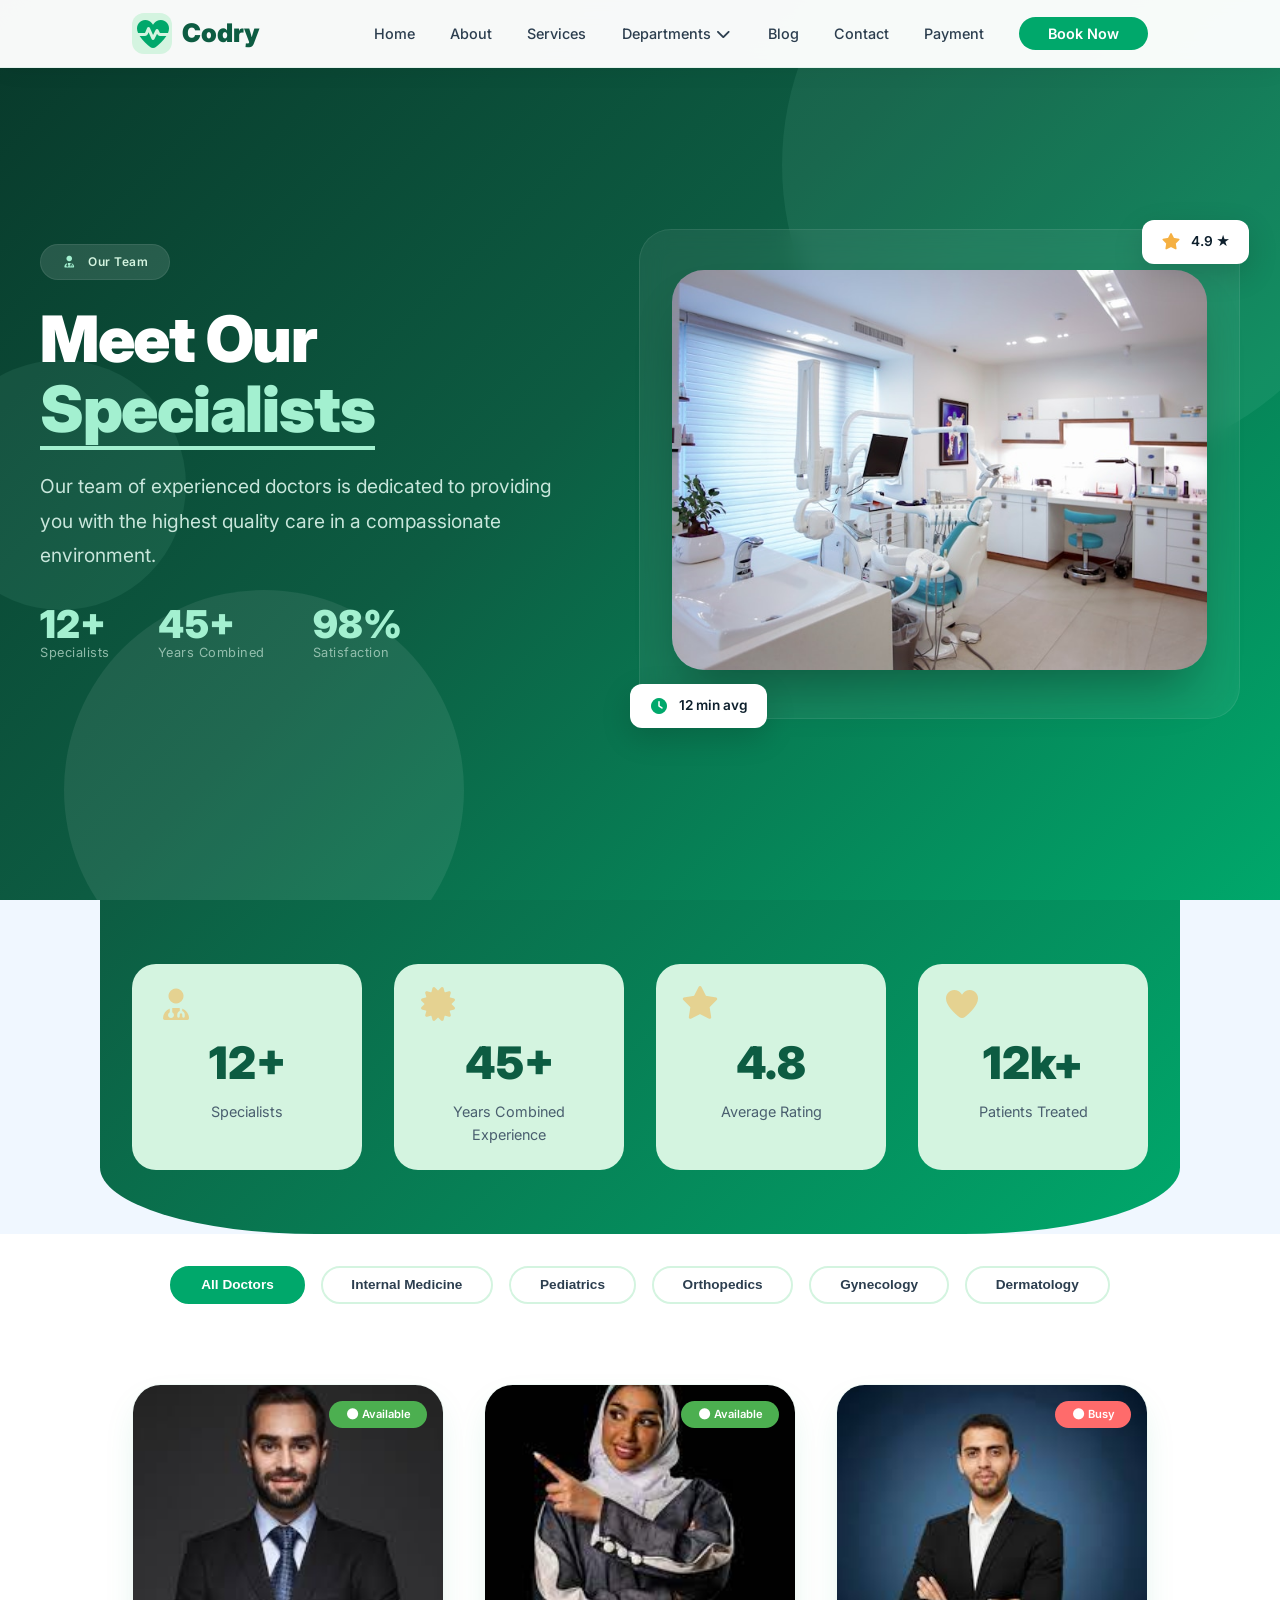
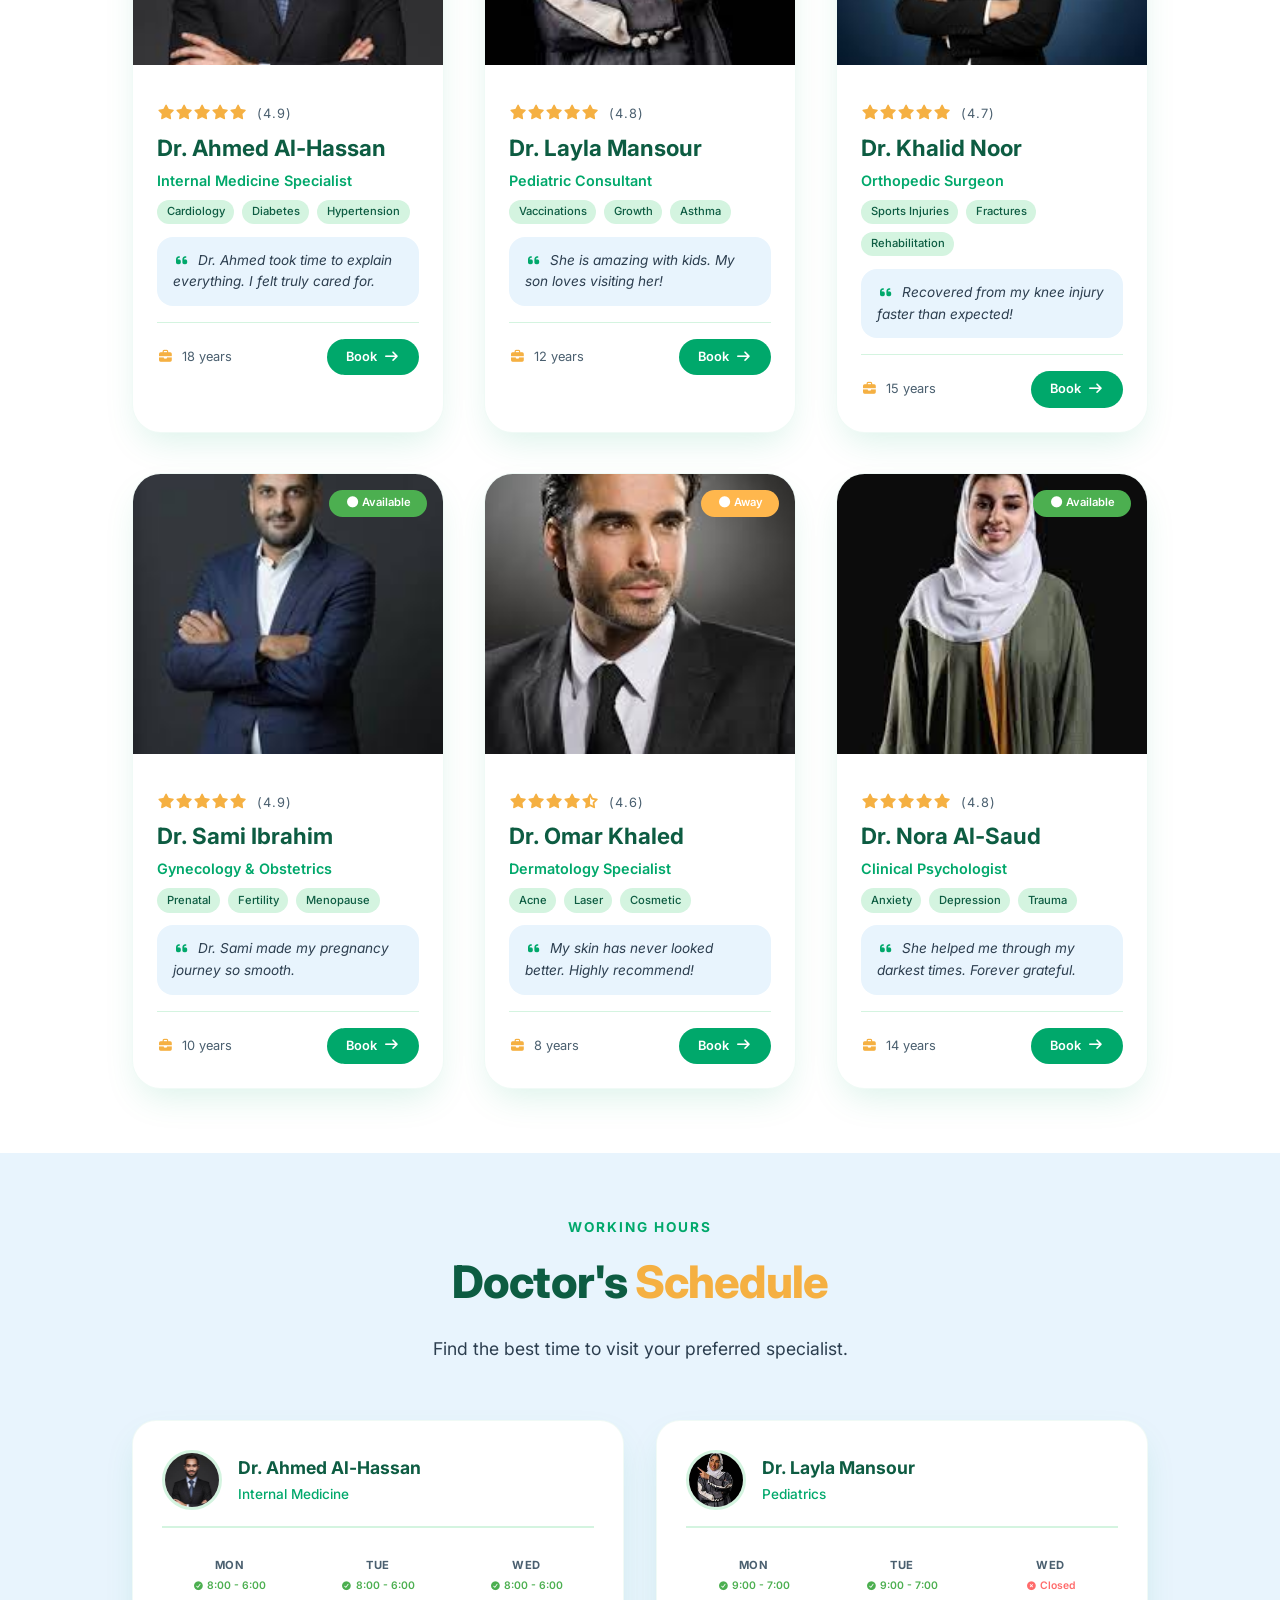
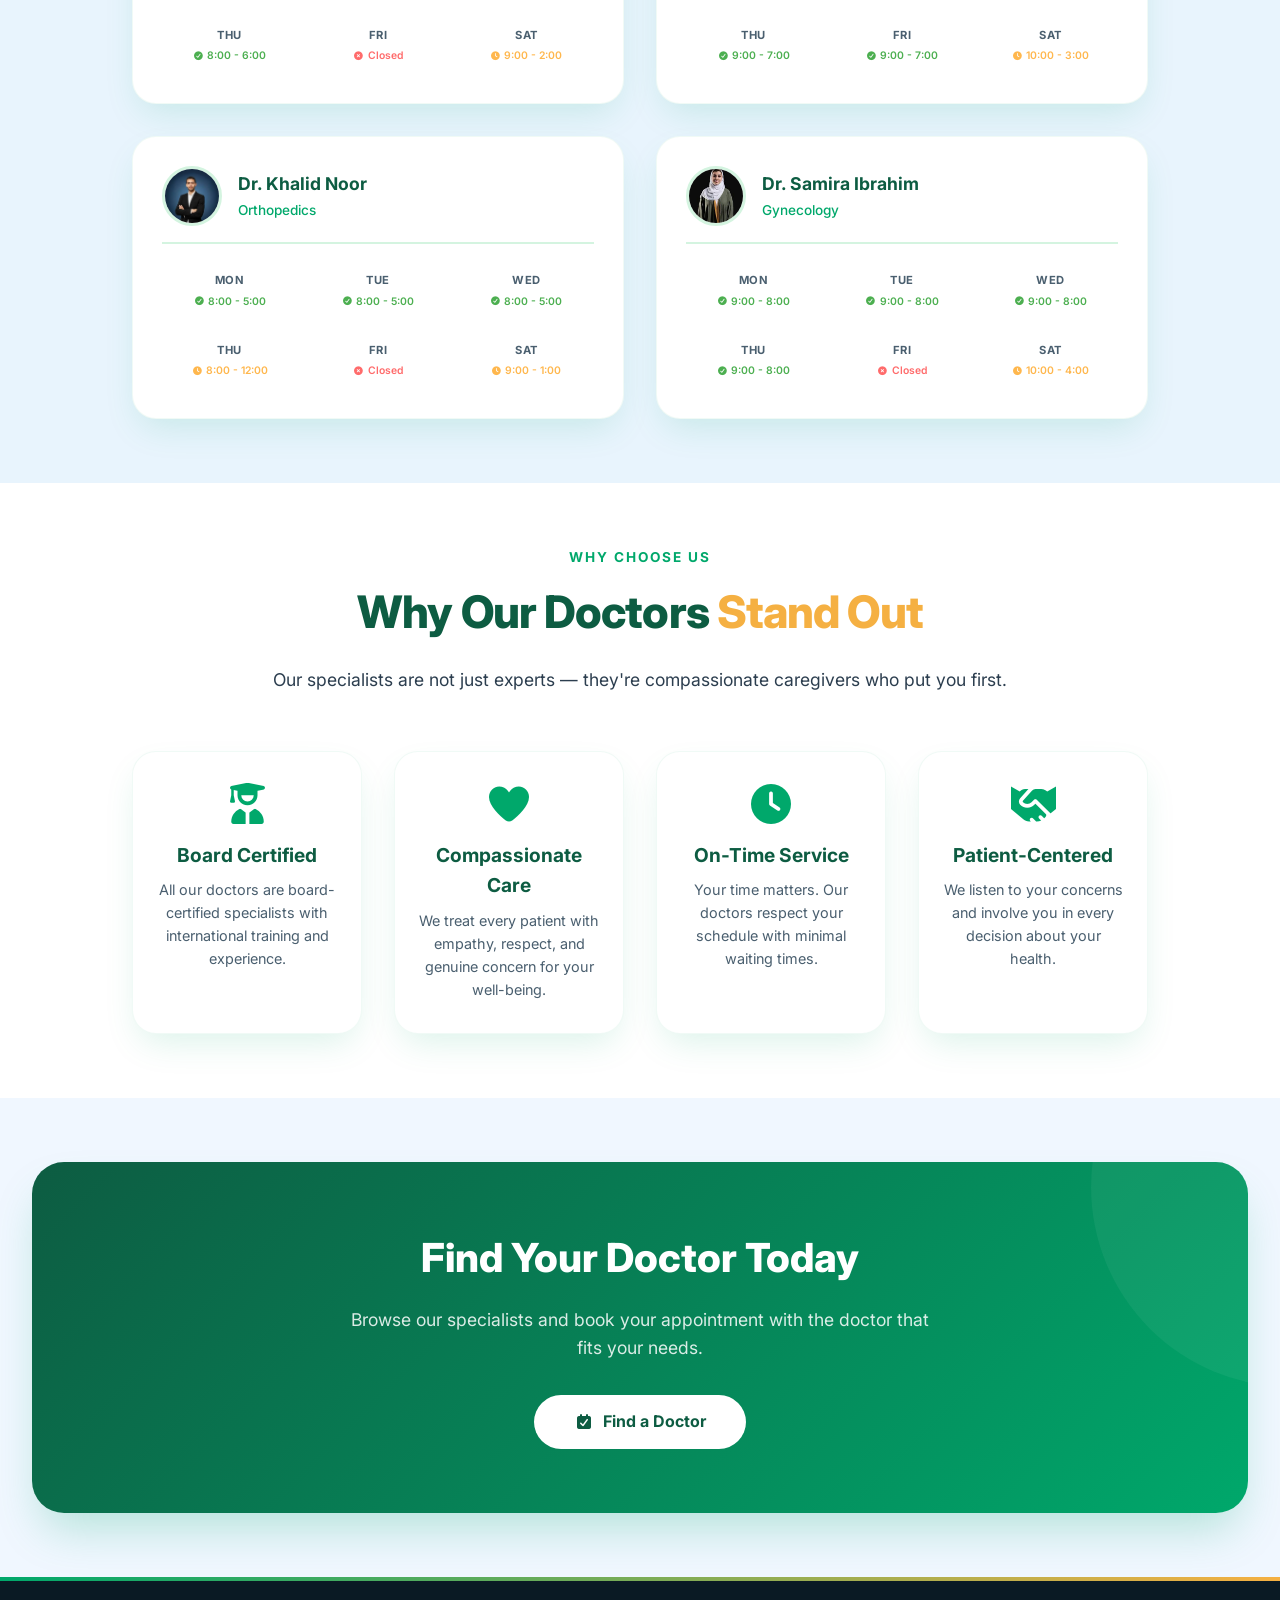
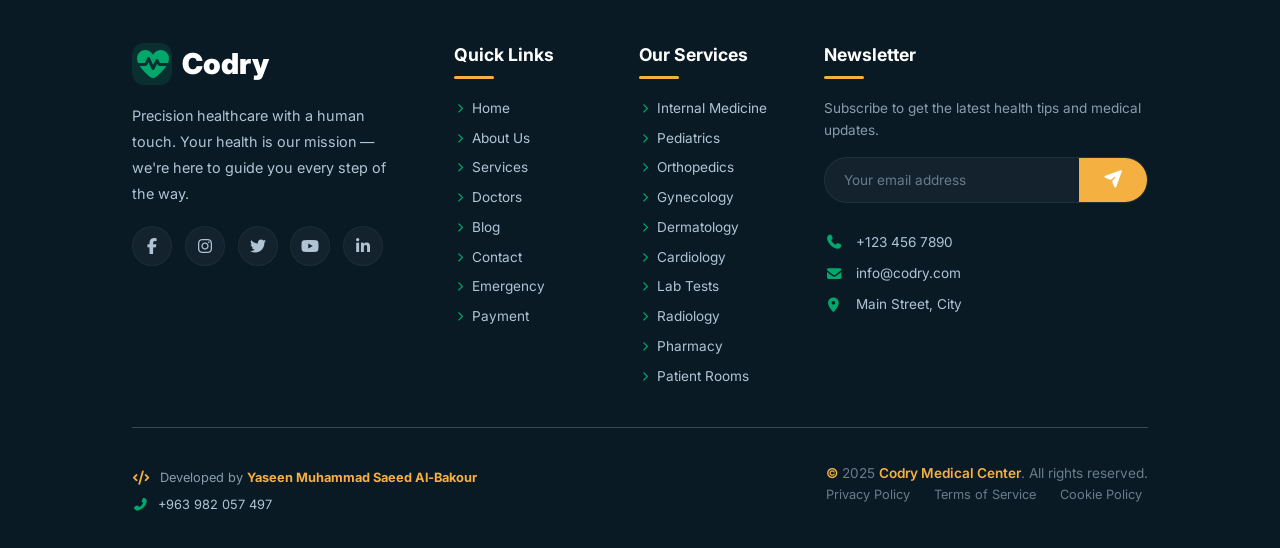
<file: doctors.html>
<!DOCTYPE html>
<html lang="en">

<head>
    <meta charset="UTF-8" />
    <meta name="viewport" content="width=device-width, initial-scale=1.0" />
    <title>Codry - Our Doctors</title>
    <link rel="stylesheet" href="https://cdnjs.cloudflare.com/ajax/libs/font-awesome/6.4.0/css/all.min.css" />
    <link href="https://fonts.googleapis.com/css2?family=Inter:wght@300;400;500;600;700;800;900&display=swap"
        rel="stylesheet" />
    <link rel="stylesheet" href="css/doctors.css">
    <link rel="stylesheet" href="css/style.css">
    <link rel="stylesheet" href="css/all.min.css">
</head>

<body>

    <!-- ===== NAVIGATION ===== -->
    <nav class="navbar" id="navbar">
        <div class="container">
        <div class="nav-container">
            <a href="index.html" class="nav-logo">
                <i class="fas fa-heartbeat"></i> Codry
            </a>
            <ul class="nav-links" id="navLinks">
                <li><a href="index.html">Home</a></li>
                <li><a href="about.html">About</a></li>
                <li><a href="services.html">Services</a></li>
                <li class="dropdown" id="departmentsDropdown">
                    <a href="#">
                        Departments <i class="fas fa-chevron-down"></i>
                    </a>
                    <ul class="dropdown-menu">
                        <li><a href="doctors.html"><i class="fas fa-user-md"></i> Doctors</a></li>
                        <li><a href="medicai-test.html"><i class="fas fa-flask"></i> Lab Tests</a></li>
                        <li><a href="radiolagy.html"><i class="fas fa-x-ray"></i> Radiology</a></li>
                        <li><a href="pharmacy.html"><i class="fas fa-prescription-bottle"></i> Pharmacy</a></li>
                        <li><a href="room.html"><i class="fas fa-bed"></i> Rooms</a></li>
                        <li><a href="emergency-ambulance.html"><i class="fas fa-ambulance"></i> Emergency</a></li>
                    </ul>
                </li>
                
                <li><a href="blog.html">Blog</a></li>
                <li><a href="contact.html">Contact</a></li>
                <li><a href="payment.html">Payment</a></li>
                <li><a href="booking.html" class="nav-cta">Book Now</a></li>
            </ul>
            <button class="nav-toggle" id="navToggle">
                <i class="fas fa-bars"></i>
            </button>
        </div></div>
    </nav>

    <!-- ===== 1. HERO ===== -->
    <section class="hero">
        <div class="hero-shapes">
            <div class="shape shape-1"></div>
            <div class="shape shape-2"></div>
            <div class="shape shape-3"></div>
        </div>
        <div class="hero-container">
            <div class="hero-content animate-slide-left">
                <div class="hero-badge"><i class="fas fa-user-md"></i> Our Team</div>
                <h1>Meet Our <br><span class="highlight">Specialists</span></h1>
                <p class="hero-description">Our team of experienced doctors is dedicated to providing you with the
                    highest quality care in a compassionate environment.</p>
                <div class="hero-stats">
                    <div class="stat-item">
                        <div class="stat-number">12+</div>
                        <div class="stat-label">Specialists</div>
                    </div>
                    <div class="stat-item">
                        <div class="stat-number">45+</div>
                        <div class="stat-label">Years Combined</div>
                    </div>
                    <div class="stat-item">
                        <div class="stat-number">98%</div>
                        <div class="stat-label">Satisfaction</div>
                    </div>
                </div>
            </div>
            <div class="hero-image-card animate-slide-right">
                <img src="img/doctor.png"
                    alt="Our Doctors" />
                <div class="floating-badge badge-1"><i class="fas fa-star"></i> 4.9 ★</div>
                <div class="floating-badge badge-2"><i class="fas fa-clock"></i> 12 min avg</div>
            </div>
        </div>
    </section>

    <!-- ===== 2. STATS ===== -->
    <section class="container animate-fade-up">
        <div class="stats-section">
            <div class="stats-grid">
                <div class="stat-box">
                    <i class="fas fa-user-md"></i>
                    <div class="number">12+</div>
                    <div class="label">Specialists</div>
                </div>
                <div class="stat-box">
                    <i class="fas fa-certificate"></i>
                    <div class="number">45+</div>
                    <div class="label">Years Combined Experience</div>
                </div>
                <div class="stat-box">
                    <i class="fas fa-star"></i>
                    <div class="number">4.8</div>
                    <div class="label">Average Rating</div>
                </div>
                <div class="stat-box">
                    <i class="fas fa-heart"></i>
                    <div class="number">12k+</div>
                    <div class="label">Patients Treated</div>
                </div>
            </div>
        </div>
    </section>

    <!-- ===== 3. FILTER ===== -->
    <section class="filter-section animate-fade-up">
        <div class="container">
            <div class="filter-buttons">
                <button class="filter-btn active" data-filter="all">All Doctors</button>
                <button class="filter-btn" data-filter="internal">Internal Medicine</button>
                <button class="filter-btn" data-filter="pediatrics">Pediatrics</button>
                <button class="filter-btn" data-filter="orthopedics">Orthopedics</button>
                <button class="filter-btn" data-filter="gynecology">Gynecology</button>
                <button class="filter-btn" data-filter="dermatology">Dermatology</button>
            </div>
        </div>
    </section>

    <!-- ===== 4. DOCTORS ===== -->
    <section class="doctors-section" id="doctors">
        <div class="container">
            <div class="doctors-grid">
                <!-- Doctor 1 -->
                <div class="doctor-card animate-zoom delay-1" data-category="internal">
                    <img src="img/teacher/teacher1.png" class="card-image" alt="Dr. Ahmed" />
                    <span class="card-badge available"><i class="fas fa-circle"></i> Available</span>
                    <div class="card-content">
                        <div class="rating"><i class="fas fa-star"></i><i class="fas fa-star"></i><i
                                class="fas fa-star"></i><i class="fas fa-star"></i><i class="fas fa-star"></i>
                            <span>(4.9)</span>
                        </div>
                        <h3>Dr. Ahmed Al-Hassan</h3>
                        <p class="specialty">Internal Medicine Specialist</p>
                        <div class="expertise"><span>Cardiology</span><span>Diabetes</span><span>Hypertension</span>
                        </div>
                        <div class="testimonial-mini"><i class="fas fa-quote-left"></i> Dr. Ahmed took time to explain
                            everything. I felt truly cared for.</div>
                        <div class="card-footer">
                            <div class="experience"><i class="fas fa-briefcase"></i> 18 years</div>
                            <a href="#" class="btn-doctor">Book <i class="fas fa-arrow-right"></i></a>
                        </div>
                    </div>
                </div>

                <!-- Doctor 2 -->
                <div class="doctor-card animate-zoom delay-2" data-category="pediatrics">
                    <img src="img/teacher/teacher6.png" class="card-image" alt="Dr. Layla" />
                    <span class="card-badge available"><i class="fas fa-circle"></i> Available</span>
                    <div class="card-content">
                        <div class="rating"><i class="fas fa-star"></i><i class="fas fa-star"></i><i
                                class="fas fa-star"></i><i class="fas fa-star"></i><i class="fas fa-star"></i>
                            <span>(4.8)</span>
                        </div>
                        <h3>Dr. Layla Mansour</h3>
                        <p class="specialty">Pediatric Consultant</p>
                        <div class="expertise"><span>Vaccinations</span><span>Growth</span><span>Asthma</span></div>
                        <div class="testimonial-mini"><i class="fas fa-quote-left"></i> She is amazing with kids. My son
                            loves visiting her!</div>
                        <div class="card-footer">
                            <div class="experience"><i class="fas fa-briefcase"></i> 12 years</div>
                            <a href="#" class="btn-doctor">Book <i class="fas fa-arrow-right"></i></a>
                        </div>
                    </div>
                </div>

                <!-- Doctor 3 -->
                <div class="doctor-card animate-zoom delay-3" data-category="orthopedics">
                    <img src="img/teacher/teacher2.png" class="card-image" alt="Dr. Khalid" />
                    <span class="card-badge busy"><i class="fas fa-circle"></i> Busy</span>
                    <div class="card-content">
                        <div class="rating"><i class="fas fa-star"></i><i class="fas fa-star"></i><i
                                class="fas fa-star"></i><i class="fas fa-star"></i><i class="fas fa-star"></i>
                            <span>(4.7)</span>
                        </div>
                        <h3>Dr. Khalid Noor</h3>
                        <p class="specialty">Orthopedic Surgeon</p>
                        <div class="expertise"><span>Sports
                                Injuries</span><span>Fractures</span><span>Rehabilitation</span>
                        </div>
                        <div class="testimonial-mini"><i class="fas fa-quote-left"></i> Recovered from my knee injury
                            faster
                            than expected!</div>
                        <div class="card-footer">
                            <div class="experience"><i class="fas fa-briefcase"></i> 15 years</div>
                            <a href="#" class="btn-doctor">Book <i class="fas fa-arrow-right"></i></a>
                        </div>
                    </div>
                </div>

                <!-- Doctor 4 -->
                <div class="doctor-card animate-zoom delay-4" data-category="gynecology">
                    <img src="img/teacher/teacher3.png" class="card-image" alt="Dr. Samira" />
                    <span class="card-badge available"><i class="fas fa-circle"></i> Available</span>
                    <div class="card-content">
                        <div class="rating"><i class="fas fa-star"></i><i class="fas fa-star"></i><i
                                class="fas fa-star"></i><i class="fas fa-star"></i><i class="fas fa-star"></i>
                            <span>(4.9)</span>
                        </div>
                        <h3>Dr. Sami Ibrahim</h3>
                        <p class="specialty">Gynecology & Obstetrics</p>
                        <div class="expertise"><span>Prenatal</span><span>Fertility</span><span>Menopause</span></div>
                        <div class="testimonial-mini"><i class="fas fa-quote-left"></i> Dr. Sami made my pregnancy
                            journey
                            so smooth.</div>
                        <div class="card-footer">
                            <div class="experience"><i class="fas fa-briefcase"></i> 10 years</div>
                            <a href="#" class="btn-doctor">Book <i class="fas fa-arrow-right"></i></a>
                        </div>
                    </div>
                </div>

                <!-- Doctor 5 -->
                <div class="doctor-card animate-zoom delay-5" data-category="dermatology">
                    <img src="img/teacher/teacher4.png" class="card-image" alt="Dr. Omar" />
                    <span class="card-badge away"><i class="fas fa-circle"></i> Away</span>
                    <div class="card-content">
                        <div class="rating"><i class="fas fa-star"></i><i class="fas fa-star"></i><i
                                class="fas fa-star"></i><i class="fas fa-star"></i><i class="fas fa-star-half-alt"></i>
                            <span>(4.6)</span>
                        </div>
                        <h3>Dr. Omar Khaled</h3>
                        <p class="specialty">Dermatology Specialist</p>
                        <div class="expertise"><span>Acne</span><span>Laser</span><span>Cosmetic</span></div>
                        <div class="testimonial-mini"><i class="fas fa-quote-left"></i> My skin has never looked better.
                            Highly recommend!</div>
                        <div class="card-footer">
                            <div class="experience"><i class="fas fa-briefcase"></i> 8 years</div>
                            <a href="#" class="btn-doctor">Book <i class="fas fa-arrow-right"></i></a>
                        </div>
                    </div>
                </div>

                <!-- Doctor 6 -->
                <div class="doctor-card animate-zoom delay-6" data-category="internal">
                    <img src="img/teacher/teacher5.png" class="card-image" alt="Dr. Nora" />
                    <span class="card-badge available"><i class="fas fa-circle"></i> Available</span>
                    <div class="card-content">
                        <div class="rating"><i class="fas fa-star"></i><i class="fas fa-star"></i><i
                                class="fas fa-star"></i><i class="fas fa-star"></i><i class="fas fa-star"></i>
                            <span>(4.8)</span>
                        </div>
                        <h3>Dr. Nora Al-Saud</h3>
                        <p class="specialty">Clinical Psychologist</p>
                        <div class="expertise"><span>Anxiety</span><span>Depression</span><span>Trauma</span></div>
                        <div class="testimonial-mini"><i class="fas fa-quote-left"></i> She helped me through my darkest
                            times. Forever grateful.</div>
                        <div class="card-footer">
                            <div class="experience"><i class="fas fa-briefcase"></i> 14 years</div>
                            <a href="#" class="btn-doctor">Book <i class="fas fa-arrow-right"></i></a>
                        </div>
                    </div>
                </div>

            </div>
        </div>
    </section>

    <!-- ===== 5. SCHEDULE - CARDS DESIGN ===== -->
    <section class="schedule-section animate-fade-up">
        <div class="container">
            <div class="section-header">
                <div class="sub">Working Hours</div>
                <h2>Doctor's <span>Schedule</span></h2>
                <p>Find the best time to visit your preferred specialist.</p>
            </div>
            <div class="schedule-cards">

                <!-- Doctor 1 -->
                <div class="schedule-card">
                    <div class="schedule-doctor">
                        <img src="img/teacher/teacher1.png" alt="Dr. Ahmed">
                        <div>
                            <h4>Dr. Ahmed Al-Hassan</h4>
                            <p>Internal Medicine</p>
                        </div>
                    </div>
                    <div class="schedule-days">
                        <div class="day">
                            <span class="day-name">Mon</span>
                            <span class="day-status open"><i class="fas fa-check-circle"></i> 8:00 - 6:00</span>
                        </div>
                        <div class="day">
                            <span class="day-name">Tue</span>
                            <span class="day-status open"><i class="fas fa-check-circle"></i> 8:00 - 6:00</span>
                        </div>
                        <div class="day">
                            <span class="day-name">Wed</span>
                            <span class="day-status open"><i class="fas fa-check-circle"></i> 8:00 - 6:00</span>
                        </div>
                        <div class="day">
                            <span class="day-name">Thu</span>
                            <span class="day-status open"><i class="fas fa-check-circle"></i> 8:00 - 6:00</span>
                        </div>
                        <div class="day">
                            <span class="day-name">Fri</span>
                            <span class="day-status closed"><i class="fas fa-times-circle"></i> Closed</span>
                        </div>
                        <div class="day">
                            <span class="day-name">Sat</span>
                            <span class="day-status limited"><i class="fas fa-clock"></i> 9:00 - 2:00</span>
                        </div>
                    </div>
                </div>

                <!-- Doctor 2 -->
                <div class="schedule-card">
                    <div class="schedule-doctor">
                        <img src="img/teacher/teacher6.png" alt="Dr. Layla">
                        <div>
                            <h4>Dr. Layla Mansour</h4>
                            <p>Pediatrics</p>
                        </div>
                    </div>
                    <div class="schedule-days">
                        <div class="day">
                            <span class="day-name">Mon</span>
                            <span class="day-status open"><i class="fas fa-check-circle"></i> 9:00 - 7:00</span>
                        </div>
                        <div class="day">
                            <span class="day-name">Tue</span>
                            <span class="day-status open"><i class="fas fa-check-circle"></i> 9:00 - 7:00</span>
                        </div>
                        <div class="day">
                            <span class="day-name">Wed</span>
                            <span class="day-status closed"><i class="fas fa-times-circle"></i> Closed</span>
                        </div>
                        <div class="day">
                            <span class="day-name">Thu</span>
                            <span class="day-status open"><i class="fas fa-check-circle"></i> 9:00 - 7:00</span>
                        </div>
                        <div class="day">
                            <span class="day-name">Fri</span>
                            <span class="day-status open"><i class="fas fa-check-circle"></i> 9:00 - 7:00</span>
                        </div>
                        <div class="day">
                            <span class="day-name">Sat</span>
                            <span class="day-status limited"><i class="fas fa-clock"></i> 10:00 - 3:00</span>
                        </div>
                    </div>
                </div>

                <!-- Doctor 3 -->
                <div class="schedule-card">
                    <div class="schedule-doctor">
                        <img src="img/teacher/teacher2.png" alt="Dr. Khalid">
                        <div>
                            <h4>Dr. Khalid Noor</h4>
                            <p>Orthopedics</p>
                        </div>
                    </div>
                    <div class="schedule-days">
                        <div class="day">
                            <span class="day-name">Mon</span>
                            <span class="day-status open"><i class="fas fa-check-circle"></i> 8:00 - 5:00</span>
                        </div>
                        <div class="day">
                            <span class="day-name">Tue</span>
                            <span class="day-status open"><i class="fas fa-check-circle"></i> 8:00 - 5:00</span>
                        </div>
                        <div class="day">
                            <span class="day-name">Wed</span>
                            <span class="day-status open"><i class="fas fa-check-circle"></i> 8:00 - 5:00</span>
                        </div>
                        <div class="day">
                            <span class="day-name">Thu</span>
                            <span class="day-status limited"><i class="fas fa-clock"></i> 8:00 - 12:00</span>
                        </div>
                        <div class="day">
                            <span class="day-name">Fri</span>
                            <span class="day-status closed"><i class="fas fa-times-circle"></i> Closed</span>
                        </div>
                        <div class="day">
                            <span class="day-name">Sat</span>
                            <span class="day-status limited"><i class="fas fa-clock"></i> 9:00 - 1:00</span>
                        </div>
                    </div>
                </div>

                <!-- Doctor 4 -->
                <div class="schedule-card">
                    <div class="schedule-doctor">
                        <img src="img/teacher/teacher5.png" alt="Dr. Samira">
                        <div>
                            <h4>Dr. Samira Ibrahim</h4>
                            <p>Gynecology</p>
                        </div>
                    </div>
                    <div class="schedule-days">
                        <div class="day">
                            <span class="day-name">Mon</span>
                            <span class="day-status open"><i class="fas fa-check-circle"></i> 9:00 - 8:00</span>
                        </div>
                        <div class="day">
                            <span class="day-name">Tue</span>
                            <span class="day-status open"><i class="fas fa-check-circle"></i> 9:00 - 8:00</span>
                        </div>
                        <div class="day">
                            <span class="day-name">Wed</span>
                            <span class="day-status open"><i class="fas fa-check-circle"></i> 9:00 - 8:00</span>
                        </div>
                        <div class="day">
                            <span class="day-name">Thu</span>
                            <span class="day-status open"><i class="fas fa-check-circle"></i> 9:00 - 8:00</span>
                        </div>
                        <div class="day">
                            <span class="day-name">Fri</span>
                            <span class="day-status closed"><i class="fas fa-times-circle"></i> Closed</span>
                        </div>
                        <div class="day">
                            <span class="day-name">Sat</span>
                            <span class="day-status limited"><i class="fas fa-clock"></i> 10:00 - 4:00</span>
                        </div>
                    </div>
                </div>

            </div>
        </div>
    </section>

    <!-- ===== 6. WHY OUR DOCTORS ===== -->
    <section class="why-doctors animate-fade-up">
        <div class="container">
            <div class="section-header">
                <div class="sub">Why Choose Us</div>
                <h2>Why Our Doctors <span>Stand Out</span></h2>
                <p>Our specialists are not just experts — they're compassionate caregivers who put you first.</p>
            </div>
            <div class="why-doctors-grid">
                <div class="why-doctors-card">
                    <i class="fas fa-user-graduate"></i>
                    <h3>Board Certified</h3>
                    <p>All our doctors are board-certified specialists with international training and experience.</p>
                </div>
                <div class="why-doctors-card">
                    <i class="fas fa-heart"></i>
                    <h3>Compassionate Care</h3>
                    <p>We treat every patient with empathy, respect, and genuine concern for your well-being.</p>
                </div>
                <div class="why-doctors-card">
                    <i class="fas fa-clock"></i>
                    <h3>On-Time Service</h3>
                    <p>Your time matters. Our doctors respect your schedule with minimal waiting times.</p>
                </div>
                <div class="why-doctors-card">
                    <i class="fas fa-handshake"></i>
                    <h3>Patient-Centered</h3>
                    <p>We listen to your concerns and involve you in every decision about your health.</p>
                </div>
            </div>
        </div>
    </section>

    <!-- ===== 7. CTA ===== -->
    <section class="cta-section">
        <div class="cta-box animate-fade-up">
            <h2>Find Your Doctor Today</h2>
            <p>Browse our specialists and book your appointment with the doctor that fits your needs.</p>
            <a href="#" class="btn-white"><i class="fas fa-calendar-check"></i> Find a Doctor</a>
        </div>
    </section>

    <!-- ===== FOOTER ===== -->
    <footer class="footer">
        <div class="container">
        <div class="footer-container">
            <!-- Column 1: Brand -->
            <div class="footer-col">
                <div class="footer-logo">
                    <i class="fas fa-heartbeat"></i> Codry
                </div>
                <p class="footer-desc">
                    Precision healthcare with a human touch. Your health is our mission —
                    we're here to guide you every step of the way.
                </p>
                <div class="footer-social">
                    <a href="#"><i class="fab fa-facebook-f"></i></a>
                    <a href="#"><i class="fab fa-instagram"></i></a>
                    <a href="#"><i class="fab fa-twitter"></i></a>
                    <a href="#"><i class="fab fa-youtube"></i></a>
                    <a href="#"><i class="fab fa-linkedin-in"></i></a>
                </div>
            </div>

            <!-- Column 2: Quick Links -->
            <div class="footer-col">
                <h4>Quick Links</h4>
                <ul class="footer-links">
                    <li><a href="index.html"><i class="fas fa-chevron-right"></i> Home</a></li>
                    <li><a href="about.html"><i class="fas fa-chevron-right"></i> About Us</a></li>
                    <li><a href="services.html"><i class="fas fa-chevron-right"></i> Services</a></li>
                    <li><a href="doctors.html"><i class="fas fa-chevron-right"></i> Doctors</a></li>
                    <li><a href="blog.html"><i class="fas fa-chevron-right"></i> Blog</a></li>
                    <li><a href="contact.html"><i class="fas fa-chevron-right"></i> Contact</a></li>
                    <li><a href="emergency-ambulance.html"><i class="fas fa-chevron-right"></i> Emergency</a></li>
                    <li><a href="payment.html"><i class="fas fa-chevron-right"></i> Payment</a></li>
                </ul>
            </div>

            <!-- Column 3: Services -->
            <div class="footer-col">
                <h4>Our Services</h4>
                <ul class="footer-links">
                    <li><a href="services.html"><i class="fas fa-chevron-right"></i> Internal Medicine</a></li>
                    <li><a href="services.html"><i class="fas fa-chevron-right"></i> Pediatrics</a></li>
                    <li><a href="services.html"><i class="fas fa-chevron-right"></i> Orthopedics</a></li>
                    <li><a href="services.html"><i class="fas fa-chevron-right"></i> Gynecology</a></li>
                    <li><a href="services.html"><i class="fas fa-chevron-right"></i> Dermatology</a></li>
                    <li><a href="services.html"><i class="fas fa-chevron-right"></i> Cardiology</a></li>
                    <li><a href="medicai-test.html"><i class="fas fa-chevron-right"></i> Lab Tests</a></li>
                    <li><a href="radiolagy.html"><i class="fas fa-chevron-right"></i> Radiology</a></li>
                    <li><a href="pharmacy.html"><i class="fas fa-chevron-right"></i> Pharmacy</a></li>
                    <li><a href="room.html"><i class="fas fa-chevron-right"></i> Patient Rooms</a></li>
                </ul>
            </div>

            <!-- Column 4: Newsletter + Contact + Developer -->
            <div class="footer-col">
                <h4>Newsletter</h4>
                <p class="newsletter-text">Subscribe to get the latest health tips and medical updates.</p>
                <form class="newsletter-form" id="newsletterForm">
                    <div class="newsletter-group">
                        <input type="email" placeholder="Your email address" required />
                        <button type="submit"><i class="fas fa-paper-plane"></i></button>
                    </div>
                </form>

                <div class="footer-contact">
                    <div class="contact-item">
                        <i class="fas fa-phone"></i>
                        <span>+123 456 7890</span>
                    </div>
                    <div class="contact-item">
                        <i class="fas fa-envelope"></i>
                        <span>info@codry.com</span>
                    </div>
                    <div class="contact-item">
                        <i class="fas fa-map-marker-alt"></i>
                        <span>Main Street, City</span>
                    </div>
                </div>

                <!-- Developer Info -->
            </div>
        </div>

        <!-- Bottom Bar -->
        <div class="footer-bottom">
            <div class="footer-dev">
                <!-- <div class="dev-divider"></div> -->
                <div class="dev-info">
                    <i class="fas fa-code"></i>
                    <span>Developed by <strong>Yaseen Muhammad Saeed Al-Bakour</strong></span>
                </div>
                <div class="dev-contact">
                    <i class="fas fa-phone-alt"></i>
                    <a href="tel:+963982057497">+963 982 057 497</a>
                </div>
            </div>
            <div class="footer-bottom-container">
                <p><span>&copy;</span> 2025 <span>Codry Medical Center</span>. All rights reserved.</p>
                <div class="footer-bottom-links">
                    <a href="#">Privacy Policy</a>
                    <a href="#">Terms of Service</a>
                    <a href="#">Cookie Policy</a>
                </div>
            </div>
        </div></div>
    </footer>

    <!-- ===== SCROLL TO TOP ===== -->
    <button class="scroll-top" id="scrollTop"><i class="fas fa-arrow-up"></i></button>

    <!-- ===== JAVASCRIPT ===== -->
    <script>
        document.getElementById('navToggle').addEventListener('click', function () {
            document.getElementById('navLinks').classList.toggle('active');
        });

        const scrollBtn = document.getElementById('scrollTop');
        window.addEventListener('scroll', function () {
            if (window.scrollY > 300) {
                scrollBtn.classList.add('show');
            } else {
                scrollBtn.classList.remove('show');
            }
        });
        scrollBtn.addEventListener('click', function () {
            window.scrollTo({ top: 0, behavior: 'smooth' });
        });

        // Filter
        const filterButtons = document.querySelectorAll('.filter-btn');
        const doctorCards = document.querySelectorAll('.doctor-card');

        filterButtons.forEach(button => {
            button.addEventListener('click', function () {
                filterButtons.forEach(btn => btn.classList.remove('active'));
                this.classList.add('active');

                const filter = this.dataset.filter;

                doctorCards.forEach(card => {
                    const category = card.dataset.category;

                    if (filter === 'all' || category === filter) {
                        card.style.display = 'block';
                        card.style.animation = 'zoomIn 0.6s ease forwards';
                    } else {
                        card.style.display = 'none';
                    }
                });
            });
        });

        // Scroll Observer
        document.addEventListener('DOMContentLoaded', function () {
            const observer = new IntersectionObserver((entries) => {
                entries.forEach(entry => {
                    if (entry.isIntersecting) {
                        entry.target.style.opacity = '1';
                        entry.target.style.transform = 'translateY(0)';
                    }
                });
            }, { threshold: 0.1 });

            document.querySelectorAll('.animate-fade-up, .animate-slide-left, .animate-slide-right, .animate-zoom')
                .forEach(el => {
                    el.style.opacity = '0';
                    el.style.transform = 'translateY(30px)';
                    observer.observe(el);
                });
        });
    </script>

</body>

</html>
</file>
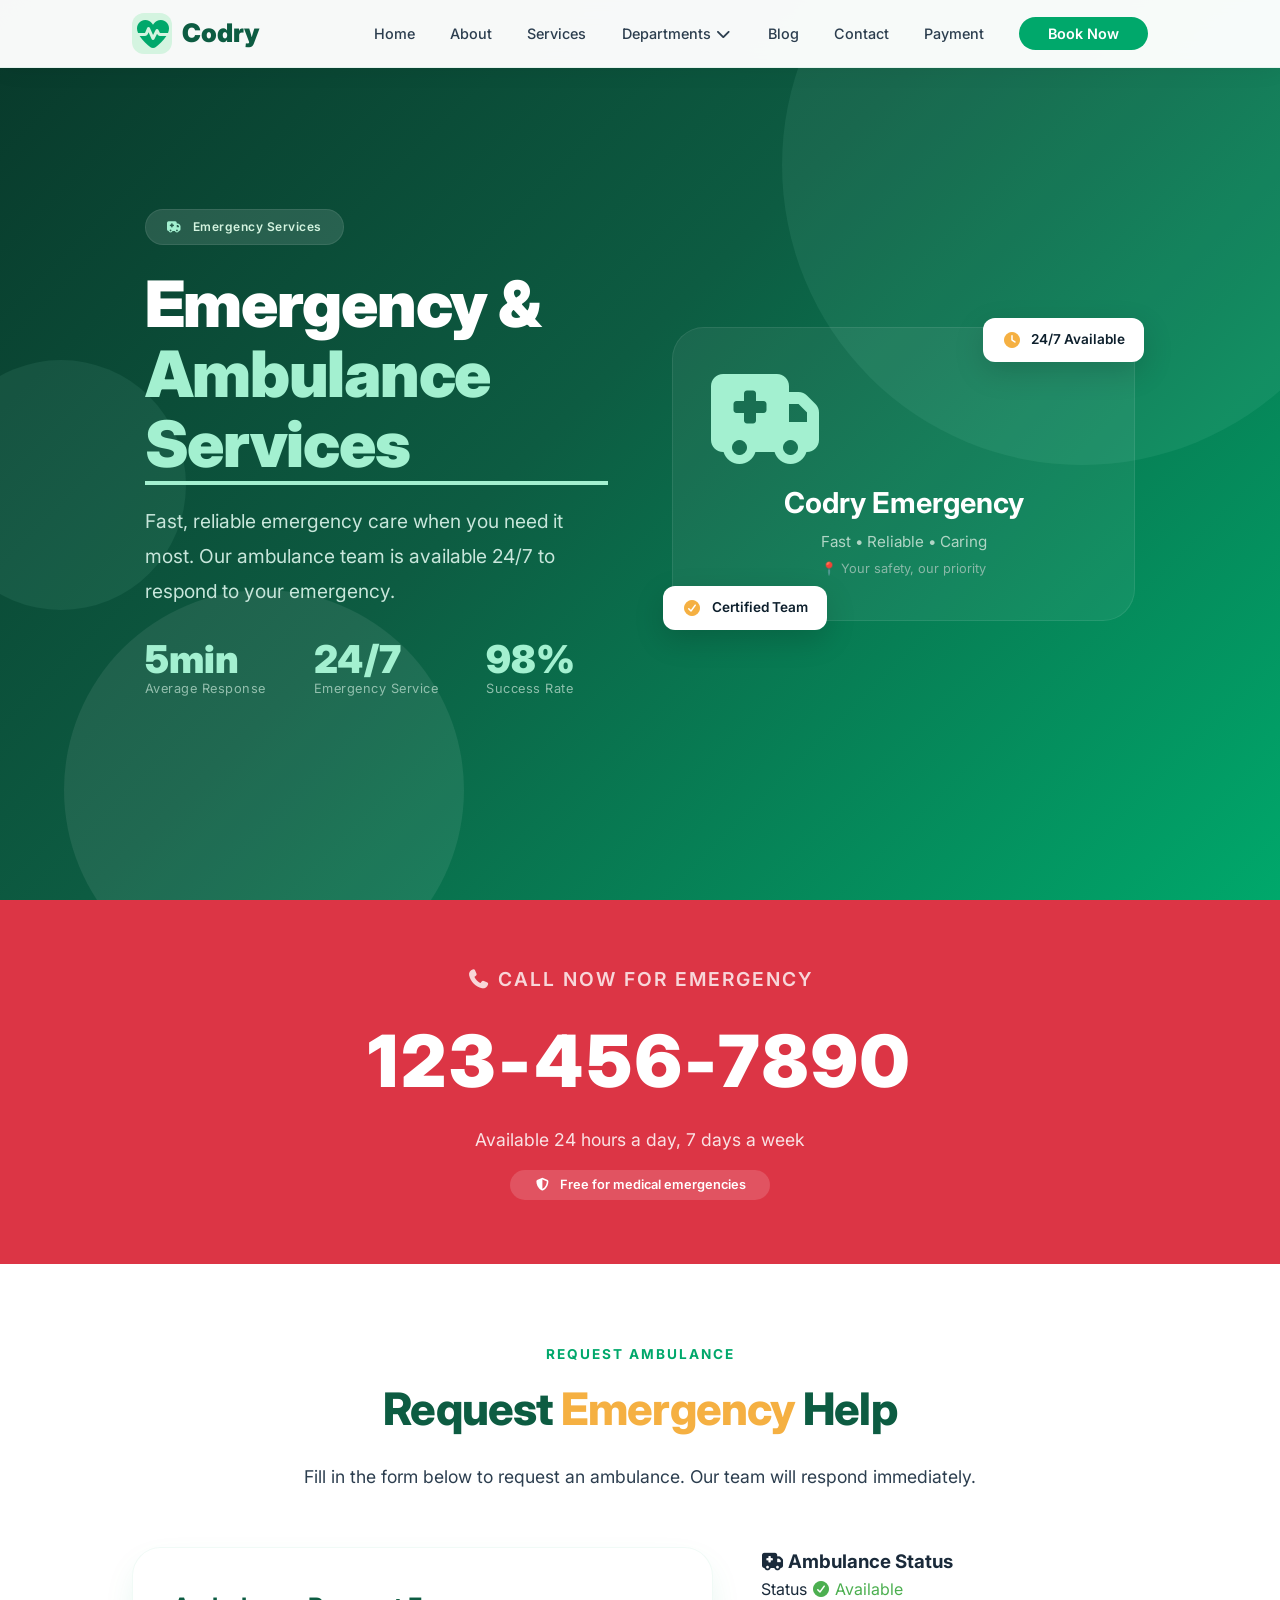
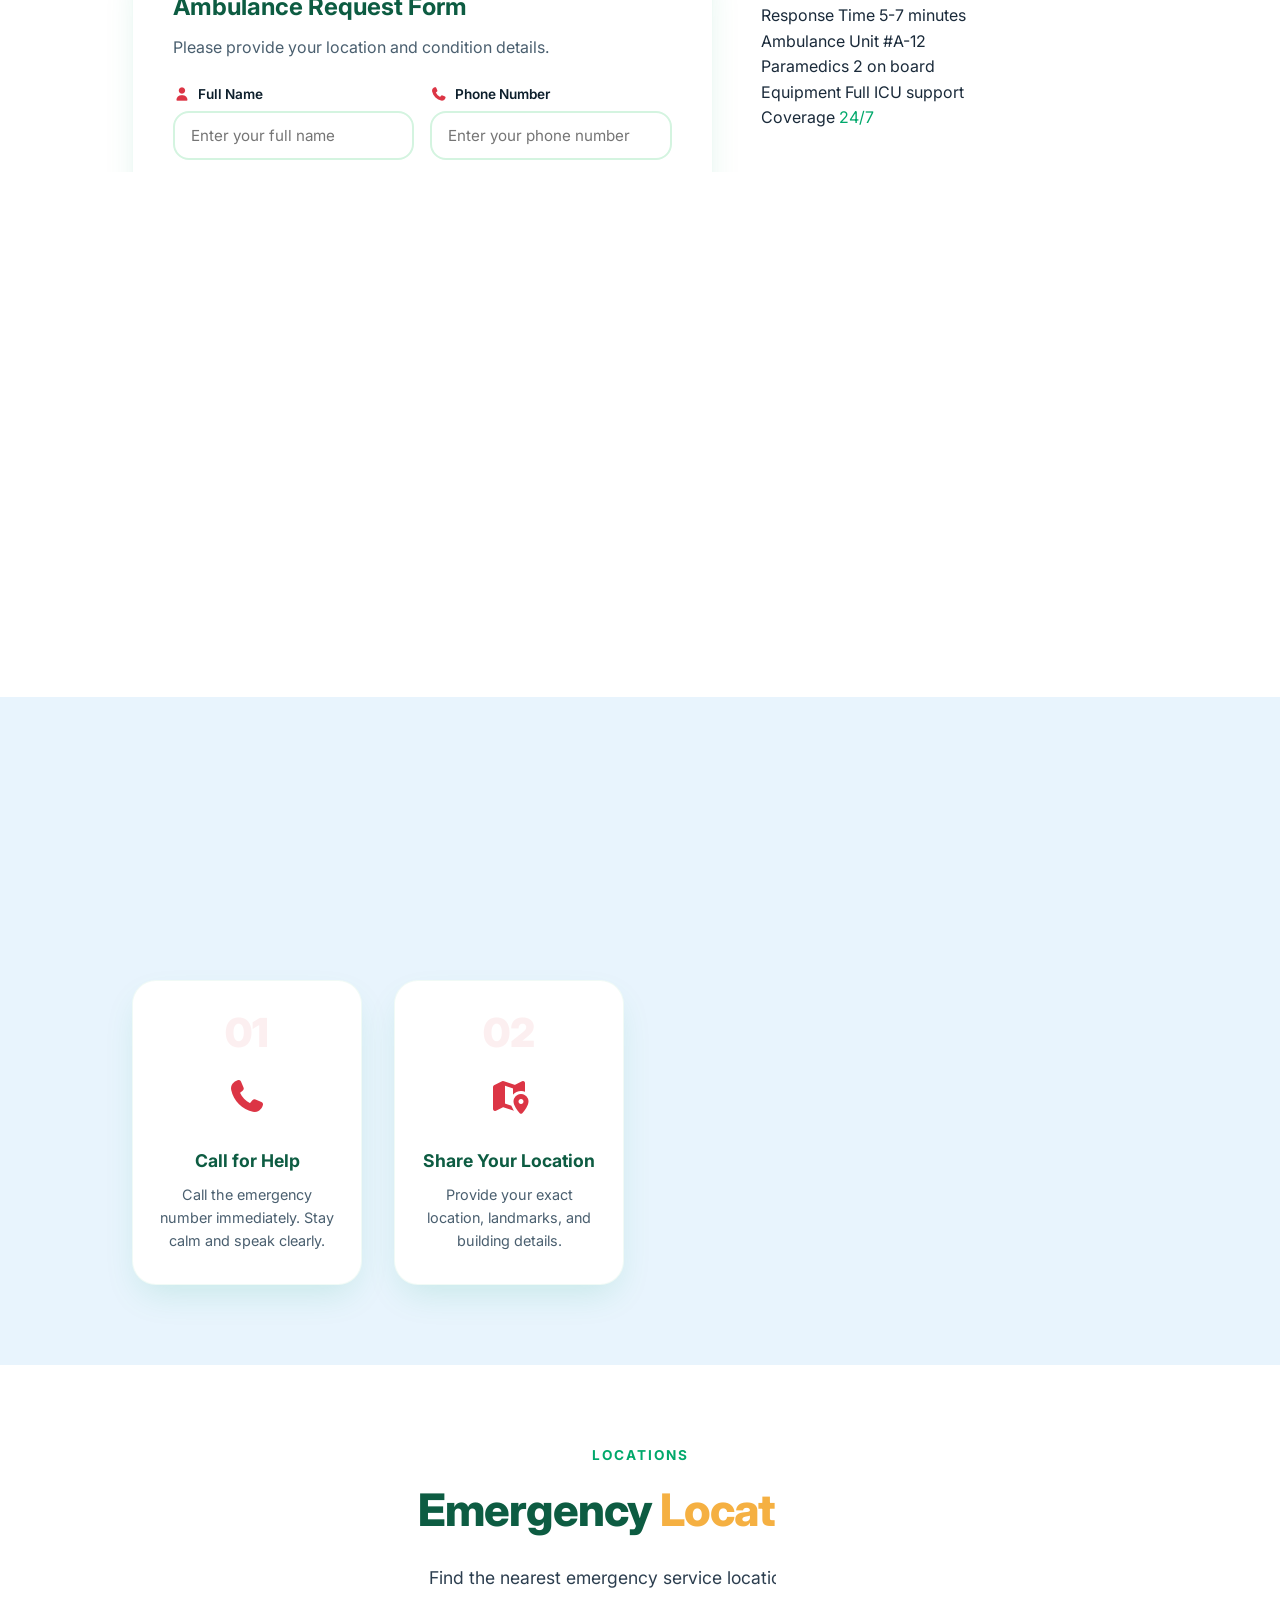
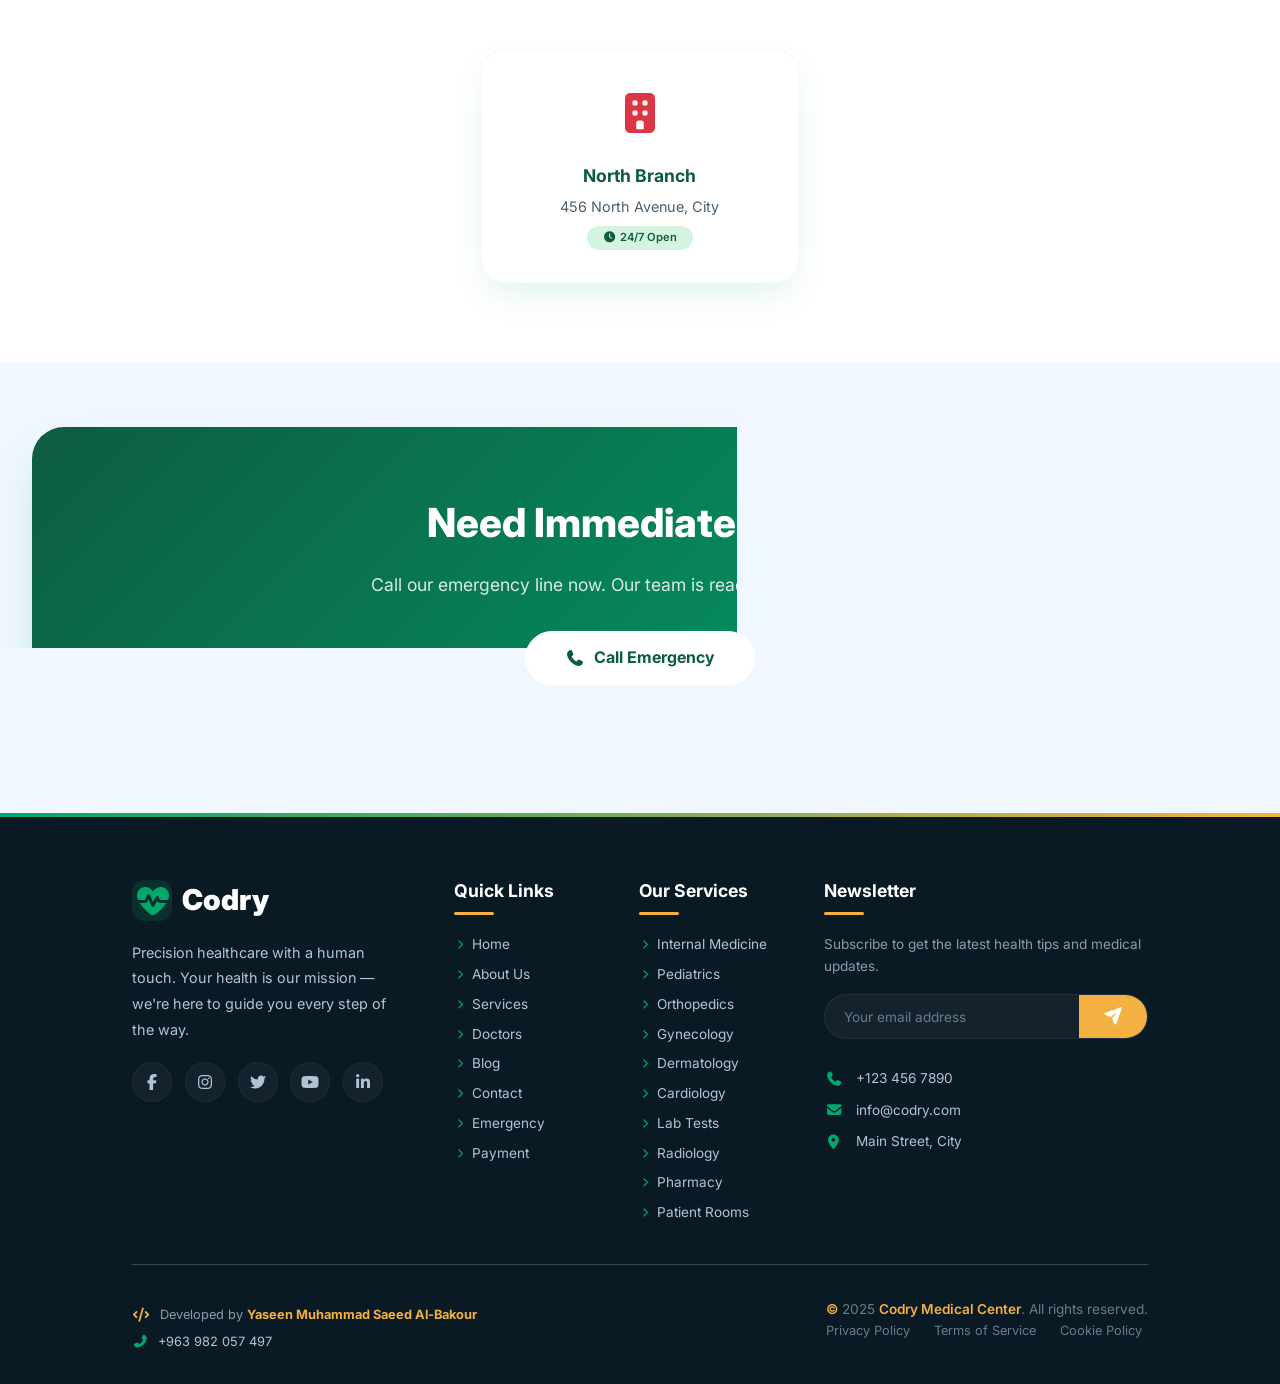
<file: emergency-ambulance.html>
<!DOCTYPE html>
<html lang="en">

<head>
    <meta charset="UTF-8" />
    <meta name="viewport" content="width=device-width, initial-scale=1.0" />
    <title>Codry - Emergency & Ambulance</title>
    <link rel="stylesheet" href="https://cdnjs.cloudflare.com/ajax/libs/font-awesome/6.4.0/css/all.min.css" />
    <link href="https://fonts.googleapis.com/css2?family=Inter:wght@300;400;500;600;700;800;900&display=swap"
        rel="stylesheet" />
    <link rel="stylesheet" href="css/emergency.css">
    <link rel="stylesheet" href="css/style.css">
    <link rel="stylesheet" href="css/all.min.css">
</head>

<body>

    <!-- ===== NAVIGATION ===== -->
    <nav class="navbar" id="navbar">
        <div class="container">
        <div class="nav-container">
            <a href="index.html" class="nav-logo">
                <i class="fas fa-heartbeat"></i> Codry
            </a>
            <ul class="nav-links" id="navLinks">
                <li><a href="index.html">Home</a></li>
                <li><a href="about.html">About</a></li>
                <li><a href="services.html">Services</a></li>
                <li class="dropdown" id="departmentsDropdown">
                    <a href="#">
                        Departments <i class="fas fa-chevron-down"></i>
                    </a>
                    <ul class="dropdown-menu">
                        <li><a href="doctors.html"><i class="fas fa-user-md"></i> Doctors</a></li>
                        <li><a href="medicai-test.html"><i class="fas fa-flask"></i> Lab Tests</a></li>
                        <li><a href="radiolagy.html"><i class="fas fa-x-ray"></i> Radiology</a></li>
                        <li><a href="pharmacy.html"><i class="fas fa-prescription-bottle"></i> Pharmacy</a></li>
                        <li><a href="room.html"><i class="fas fa-bed"></i> Rooms</a></li>
                        <li><a href="emergency-ambulance.html"><i class="fas fa-ambulance"></i> Emergency</a></li>
                    </ul>
                </li>

                <li><a href="blog.html">Blog</a></li>
                <li><a href="contact.html">Contact</a></li>
                <li><a href="payment.html">Payment</a></li>
                <li><a href="booking.html" class="nav-cta">Book Now</a></li>
            </ul>
            <button class="nav-toggle" id="navToggle">
                <i class="fas fa-bars"></i>
            </button>
        </div></div>
    </nav>

    <!-- ===== 1. HERO ===== -->
    <section class="hero">
        <div class="hero-shapes">
            <div class="shape shape-1"></div>
            <div class="shape shape-2"></div>
            <div class="shape shape-3"></div>
        </div>
        <div class="hero-container">
            <div class="hero-content animate-slide-left">
                <div class="hero-badge"><i class="fas fa-ambulance"></i> Emergency Services</div>
                <h1>Emergency & <br><span class="highlight">Ambulance Services</span></h1>
                <p class="hero-description">Fast, reliable emergency care when you need it most. Our ambulance team is
                    available 24/7 to respond to your emergency.</p>
                <div class="hero-stats">
                    <div class="stat-item">
                        <div class="stat-number">5min</div>
                        <div class="stat-label">Average Response</div>
                    </div>
                    <div class="stat-item">
                        <div class="stat-number">24/7</div>
                        <div class="stat-label">Emergency Service</div>
                    </div>
                    <div class="stat-item">
                        <div class="stat-number">98%</div>
                        <div class="stat-label">Success Rate</div>
                    </div>
                </div>
            </div>
            <div class="hero-image animate-slide-right">
                <div class="hero-image-card">
                    <i class="fas fa-ambulance main-icon"></i>
                    <h3>Codry Emergency</h3>
                    <p>Fast • Reliable • Caring</p>
                    <small class="small-text">📍 Your safety, our priority</small>
                    <div class="floating-badge badge-1"><i class="fas fa-clock"></i> 24/7 Available</div>
                    <div class="floating-badge badge-2"><i class="fas fa-check-circle"></i> Certified Team</div>
                </div>
            </div>
        </div>
    </section>

    <!-- ===== 2. EMERGENCY NUMBER ===== -->
    <section class="emergency-number-section">
        <div class="container">
            <div class="label"><i class="fas fa-phone"></i> Call Now for Emergency</div>
            <div class="number animate-pulse-red">
                <a href="tel:1234567890">123-456-7890</a>
            </div>
            <div class="sub-text">Available 24 hours a day, 7 days a week</div>
            <div class="emergency-badge"><i class="fas fa-shield-alt"></i> Free for medical emergencies</div>
        </div>
    </section>

    <!-- ===== 3. AMBULANCE REQUEST ===== -->
    <section class="ambulance-section animate-fade-up">
        <div class="container">
        <div class="section-header animate-fade-up">
            <div class="sub">Request Ambulance</div>
            <h2>Request <span>Emergency</span> Help</h2>
            <p>Fill in the form below to request an ambulance. Our team will respond immediately.</p>
        </div>

        <div class="ambulance-grid">
            <div class="ambulance-form animate-fade-up delay-1">
                <h3>Ambulance Request Form</h3>
                <p>Please provide your location and condition details.</p>
                <form id="ambulanceForm">
                    <div class="row">
                        <div class="form-group">
                            <label><i class="fas fa-user"></i> Full Name</label>
                            <input type="text" placeholder="Enter your full name" required />
                        </div>
                        <div class="form-group">
                            <label><i class="fas fa-phone"></i> Phone Number</label>
                            <input type="tel" placeholder="Enter your phone number" required />
                        </div>
                    </div>
                    <div class="form-group">
                        <label><i class="fas fa-map-marker-alt"></i> Location / Address</label>
                        <input type="text" placeholder="Enter your location or address" required />
                    </div>
                    <div class="form-group">
                        <label><i class="fas fa-info-circle"></i> Describe the Emergency</label>
                        <textarea placeholder="Describe the situation, symptoms, or emergency type..."></textarea>
                    </div>
                    <div class="form-group">
                        <label><i class="fas fa-user-md"></i> Patient Condition</label>
                        <select>
                            <option value="">Select condition</option>
                            <option value="critical">Critical / Life-threatening</option>
                            <option value="urgent">Urgent / Serious</option>
                            <option value="moderate">Moderate / Stable</option>
                            <option value="mild">Mild / Minor</option>
                        </select>
                    </div>
                    <button type="submit" class="btn-emergency">
                        <i class="fas fa-ambulance"></i> Request Ambulance Now
                    </button>
                </form>
            </div>

            <!-- Right: Ambulance Status -->
            <div class="payment-summary animate-fade-up delay-2">
                <h3><i class="fas fa-truck-medical"></i> Ambulance Status</h3>
                <div class="summary-item">
                    <span class="label">Status</span>
                    <span class="value" style="color:#4CAF50;"><i class="fas fa-check-circle"></i> Available</span>
                </div>
                <div class="summary-item">
                    <span class="label">Response Time</span>
                    <span class="value">5-7 minutes</span>
                </div>
                <div class="summary-item">
                    <span class="label">Ambulance</span>
                    <span class="value">Unit #A-12</span>
                </div>
                <div class="summary-item">
                    <span class="label">Paramedics</span>
                    <span class="value">2 on board</span>
                </div>
                <div class="summary-item">
                    <span class="label">Equipment</span>
                    <span class="value">Full ICU support</span>
                </div>
                <div class="summary-item total">
                    <span class="label">Coverage</span>
                    <span class="value" style="color:var(--primary);">24/7</span>
                </div>
            </div>
        </div></div>
    </section>

    <!-- ===== 4. EMERGENCY INSTRUCTIONS ===== -->
    <section class="instructions-section animate-fade-up">
        <div class="container">
        <div class="section-header animate-fade-up">
            <div class="sub">First Aid</div>
            <h2>Emergency <span>Instructions</span></h2>
            <p>Follow these steps while waiting for the ambulance to arrive.</p>
        </div>
        <div class="instructions-grid">
            <div class="instruction-card animate-fade-up delay-1">
                <div class="step-number">01</div>
                <div class="icon"><i class="fas fa-phone"></i></div>
                <h4>Call for Help</h4>
                <p>Call the emergency number immediately. Stay calm and speak clearly.</p>
            </div>
            <div class="instruction-card animate-fade-up delay-2">
                <div class="step-number">02</div>
                <div class="icon"><i class="fas fa-map-location-dot"></i></div>
                <h4>Share Your Location</h4>
                <p>Provide your exact location, landmarks, and building details.</p>
            </div>
            <div class="instruction-card animate-fade-up delay-3">
                <div class="step-number">03</div>
                <div class="icon"><i class="fas fa-heart"></i></div>
                <h4>Stay with the Patient</h4>
                <p>Keep the patient calm and comfortable. Do not move them unless necessary.</p>
            </div>
            <div class="instruction-card animate-fade-up delay-4">
                <div class="step-number">04</div>
                <div class="icon"><i class="fas fa-hospital"></i></div>
                <h4>Prepare for Arrival</h4>
                <p>Clear the pathway and have identification and medical information ready.</p>
            </div>
        </div></div>
    </section>

    <!-- ===== 5. LOCATIONS ===== -->
    <section class="locations-section animate-fade-up">
        <div class="container">
        <div class="section-header animate-fade-up">
            <div class="sub">Locations</div>
            <h2>Emergency <span>Locations</span></h2>
            <p>Find the nearest emergency service location to you.</p>
        </div>
        <div class="locations-grid">
            <div class="location-card animate-fade-up delay-1">
                <div class="icon"><i class="fas fa-hospital"></i></div>
                <h4>Main Emergency Center</h4>
                <p>123 Main Street, City Center</p>
                <span class="distance"><i class="fas fa-location-dot"></i> Central location</span>
            </div>
            <div class="location-card animate-fade-up delay-2">
                <div class="icon"><i class="fas fa-building"></i></div>
                <h4>North Branch</h4>
                <p>456 North Avenue, City</p>
                <span class="distance"><i class="fas fa-clock"></i> 24/7 Open</span>
            </div>
            <div class="location-card animate-fade-up delay-3">
                <div class="icon"><i class="fas fa-ambulance"></i></div>
                <h4>Ambulance Base</h4>
                <p>789 Emergency Road, City</p>
                <span class="distance"><i class="fas fa-truck-medical"></i> Quick response</span>
            </div>
        </div></div>
    </section>

    <!-- ===== 6. CTA ===== -->
    <section class="cta-section">
        <div class="cta-box animate-fade-up">
            <h2>Need Immediate <span>Help?</span></h2>
            <p>Call our emergency line now. Our team is ready to assist you 24/7.</p>
            <a href="#" class="btn-white"><i class="fas fa-phone"></i> Call Emergency</a>
        </div>
    </section>

    <!-- ===== 7. FOOTER ===== -->
    <!-- ===== FOOTER ===== -->
    <footer class="footer">
        <div class="container">
        <div class="footer-container">
            <!-- Column 1: Brand -->
            <div class="footer-col">
                <div class="footer-logo">
                    <i class="fas fa-heartbeat"></i> Codry
                </div>
                <p class="footer-desc">
                    Precision healthcare with a human touch. Your health is our mission —
                    we're here to guide you every step of the way.
                </p>
                <div class="footer-social">
                    <a href="#"><i class="fab fa-facebook-f"></i></a>
                    <a href="#"><i class="fab fa-instagram"></i></a>
                    <a href="#"><i class="fab fa-twitter"></i></a>
                    <a href="#"><i class="fab fa-youtube"></i></a>
                    <a href="#"><i class="fab fa-linkedin-in"></i></a>
                </div>
            </div>

            <!-- Column 2: Quick Links -->
            <div class="footer-col">
                <h4>Quick Links</h4>
                <ul class="footer-links">
                    <li><a href="index.html"><i class="fas fa-chevron-right"></i> Home</a></li>
                    <li><a href="about.html"><i class="fas fa-chevron-right"></i> About Us</a></li>
                    <li><a href="services.html"><i class="fas fa-chevron-right"></i> Services</a></li>
                    <li><a href="doctors.html"><i class="fas fa-chevron-right"></i> Doctors</a></li>
                    <li><a href="blog.html"><i class="fas fa-chevron-right"></i> Blog</a></li>
                    <li><a href="contact.html"><i class="fas fa-chevron-right"></i> Contact</a></li>
                    <li><a href="emergency-ambulance.html"><i class="fas fa-chevron-right"></i> Emergency</a></li>
                    <li><a href="payment.html"><i class="fas fa-chevron-right"></i> Payment</a></li>
                </ul>
            </div>

            <!-- Column 3: Services -->
            <div class="footer-col">
                <h4>Our Services</h4>
                <ul class="footer-links">
                    <li><a href="services.html"><i class="fas fa-chevron-right"></i> Internal Medicine</a></li>
                    <li><a href="services.html"><i class="fas fa-chevron-right"></i> Pediatrics</a></li>
                    <li><a href="services.html"><i class="fas fa-chevron-right"></i> Orthopedics</a></li>
                    <li><a href="services.html"><i class="fas fa-chevron-right"></i> Gynecology</a></li>
                    <li><a href="services.html"><i class="fas fa-chevron-right"></i> Dermatology</a></li>
                    <li><a href="services.html"><i class="fas fa-chevron-right"></i> Cardiology</a></li>
                    <li><a href="medicai-test.html"><i class="fas fa-chevron-right"></i> Lab Tests</a></li>
                    <li><a href="radiolagy.html"><i class="fas fa-chevron-right"></i> Radiology</a></li>
                    <li><a href="pharmacy.html"><i class="fas fa-chevron-right"></i> Pharmacy</a></li>
                    <li><a href="room.html"><i class="fas fa-chevron-right"></i> Patient Rooms</a></li>
                </ul>
            </div>

            <!-- Column 4: Newsletter + Contact + Developer -->
            <div class="footer-col">
                <h4>Newsletter</h4>
                <p class="newsletter-text">Subscribe to get the latest health tips and medical updates.</p>
                <form class="newsletter-form" id="newsletterForm">
                    <div class="newsletter-group">
                        <input type="email" placeholder="Your email address" required />
                        <button type="submit"><i class="fas fa-paper-plane"></i></button>
                    </div>
                </form>

                <div class="footer-contact">
                    <div class="contact-item">
                        <i class="fas fa-phone"></i>
                        <span>+123 456 7890</span>
                    </div>
                    <div class="contact-item">
                        <i class="fas fa-envelope"></i>
                        <span>info@codry.com</span>
                    </div>
                    <div class="contact-item">
                        <i class="fas fa-map-marker-alt"></i>
                        <span>Main Street, City</span>
                    </div>
                </div>

                <!-- Developer Info -->
            </div>
        </div>

        <!-- Bottom Bar -->
        <div class="footer-bottom">
            <div class="footer-dev">
                <!-- <div class="dev-divider"></div> -->
                <div class="dev-info">
                    <i class="fas fa-code"></i>
                    <span>Developed by <strong>Yaseen Muhammad Saeed Al-Bakour</strong></span>
                </div>
                <div class="dev-contact">
                    <i class="fas fa-phone-alt"></i>
                    <a href="tel:+963982057497">+963 982 057 497</a>
                </div>
            </div>
            <div class="footer-bottom-container">
                <p><span>&copy;</span> 2025 <span>Codry Medical Center</span>. All rights reserved.</p>
                <div class="footer-bottom-links">
                    <a href="#">Privacy Policy</a>
                    <a href="#">Terms of Service</a>
                    <a href="#">Cookie Policy</a>
                </div>
            </div>
        </div>
        </div>
    </footer>

    <!-- ===== SCROLL TO TOP ===== -->
    <button class="scroll-top" id="scrollTop"><i class="fas fa-arrow-up"></i></button>

    <!-- ===== JAVASCRIPT ===== -->
    <script>
        document.getElementById('navToggle').addEventListener('click', function () {
            document.getElementById('navLinks').classList.toggle('active');
        });

        const scrollBtn = document.getElementById('scrollTop');
        window.addEventListener('scroll', function () {
            if (window.scrollY > 300) {
                scrollBtn.classList.add('show');
            } else {
                scrollBtn.classList.remove('show');
            }
        });
        scrollBtn.addEventListener('click', function () {
            window.scrollTo({ top: 0, behavior: 'smooth' });
        });

        // Ambulance Form
        document.getElementById('ambulanceForm').addEventListener('submit', function (e) {
            e.preventDefault();
            alert('🚑 Ambulance dispatched! Our team will arrive shortly. Stay calm and stay with the patient.');
            this.reset();
        });

        // Newsletter
        document.getElementById('newsletterForm').addEventListener('submit', function (e) {
            e.preventDefault();
            alert('Thank you for subscribing!');
            this.reset();
        });

        // ===== SCROLL ANIMATION =====
        document.addEventListener('DOMContentLoaded', function () {
            const observer = new IntersectionObserver((entries) => {
                entries.forEach(entry => {
                    if (entry.isIntersecting) {
                        entry.target.style.opacity = '1';
                        entry.target.style.transform = 'translateY(0)';
                    }
                });
            }, { threshold: 0.1 });

            document.querySelectorAll('.animate-fade-up, .animate-slide-left, .animate-slide-right')
                .forEach(el => {
                    el.style.opacity = '0';
                    el.style.transform = 'translateY(30px)';
                    observer.observe(el);
                });
        });
    </script>

</body>

</html>
</file>
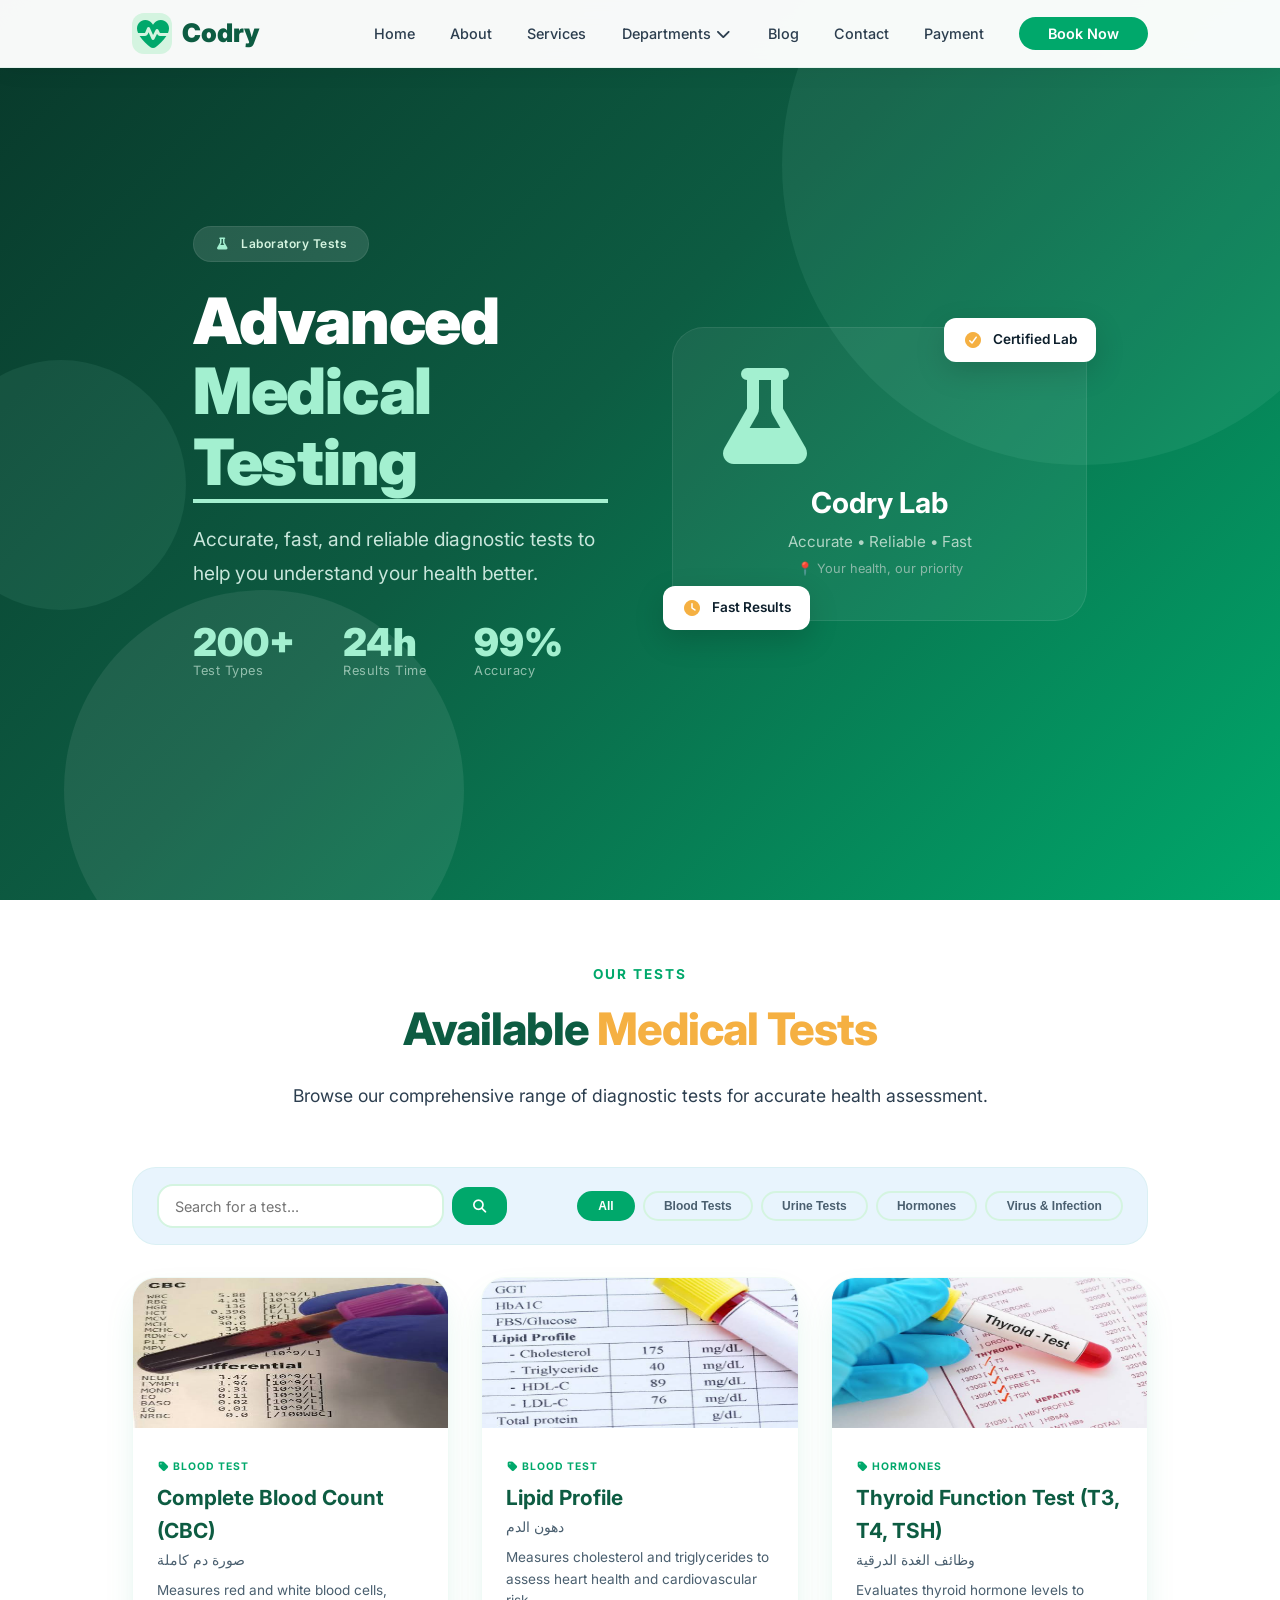
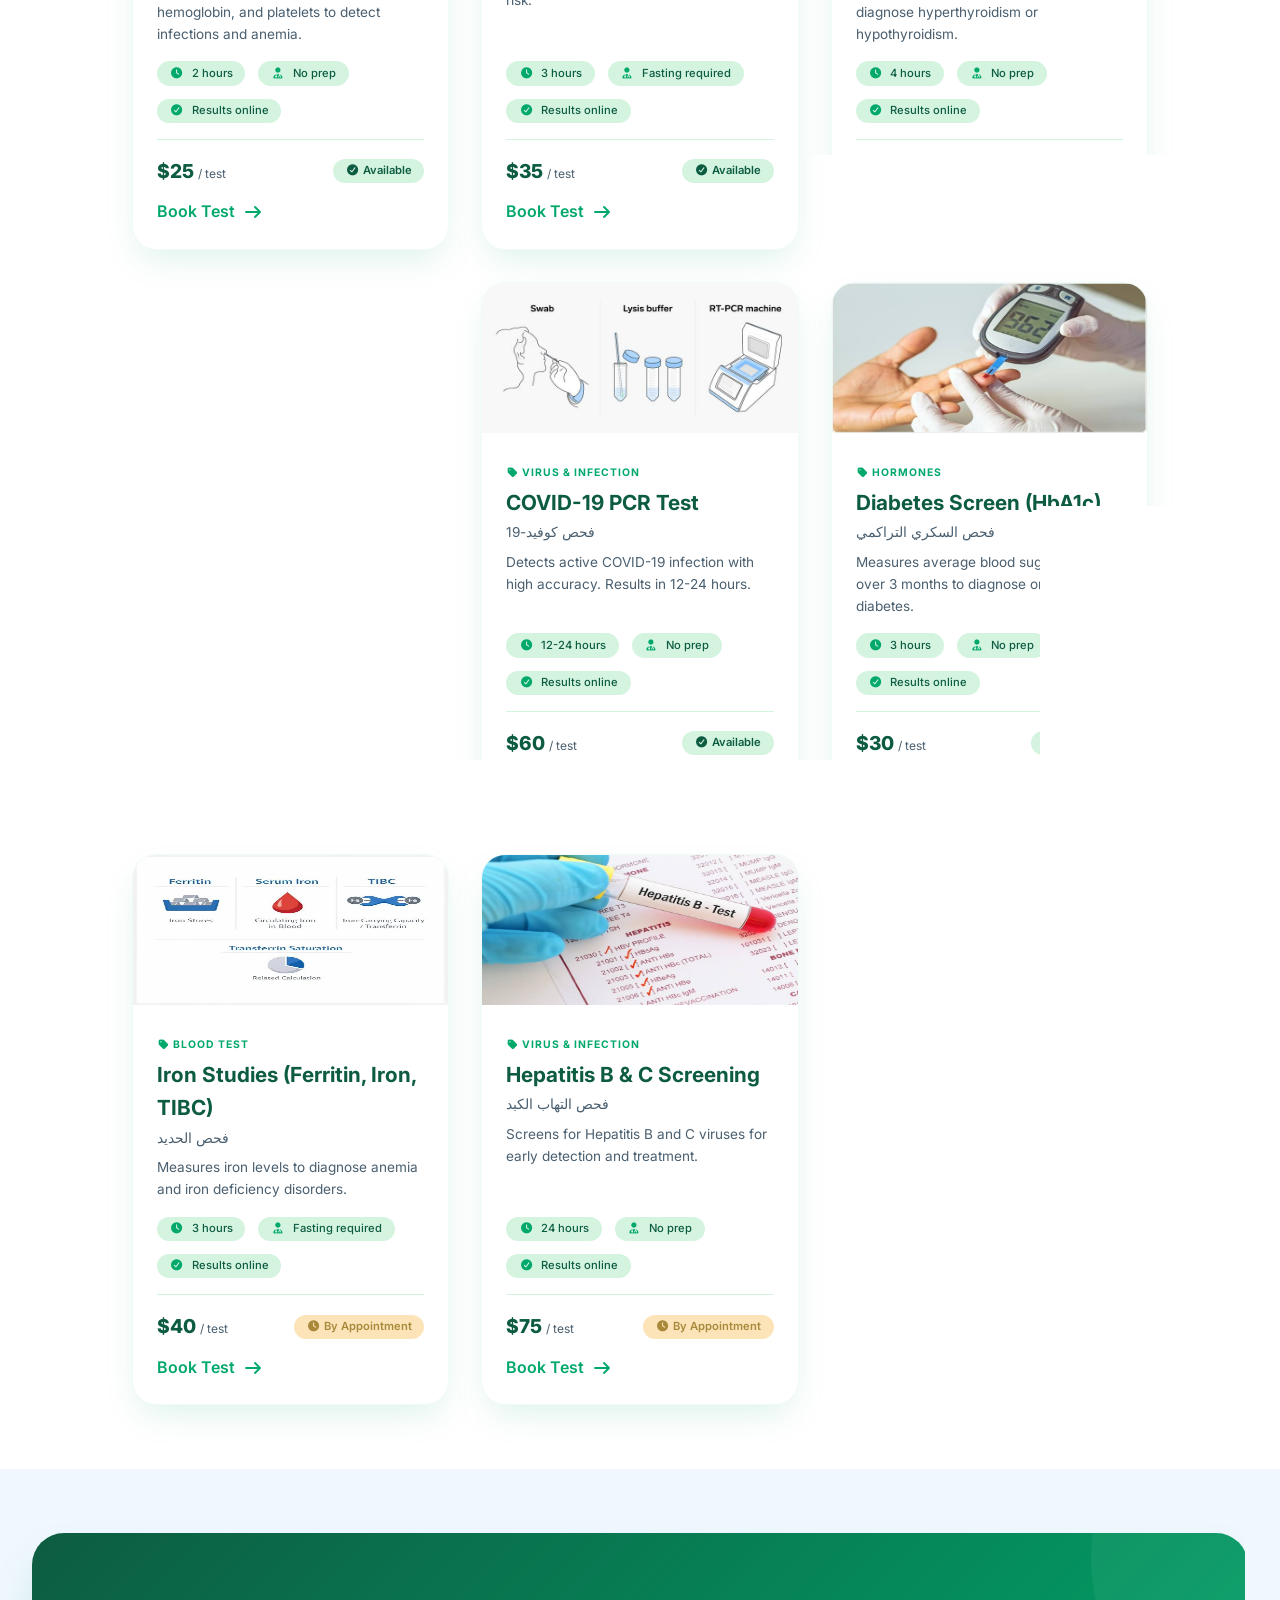
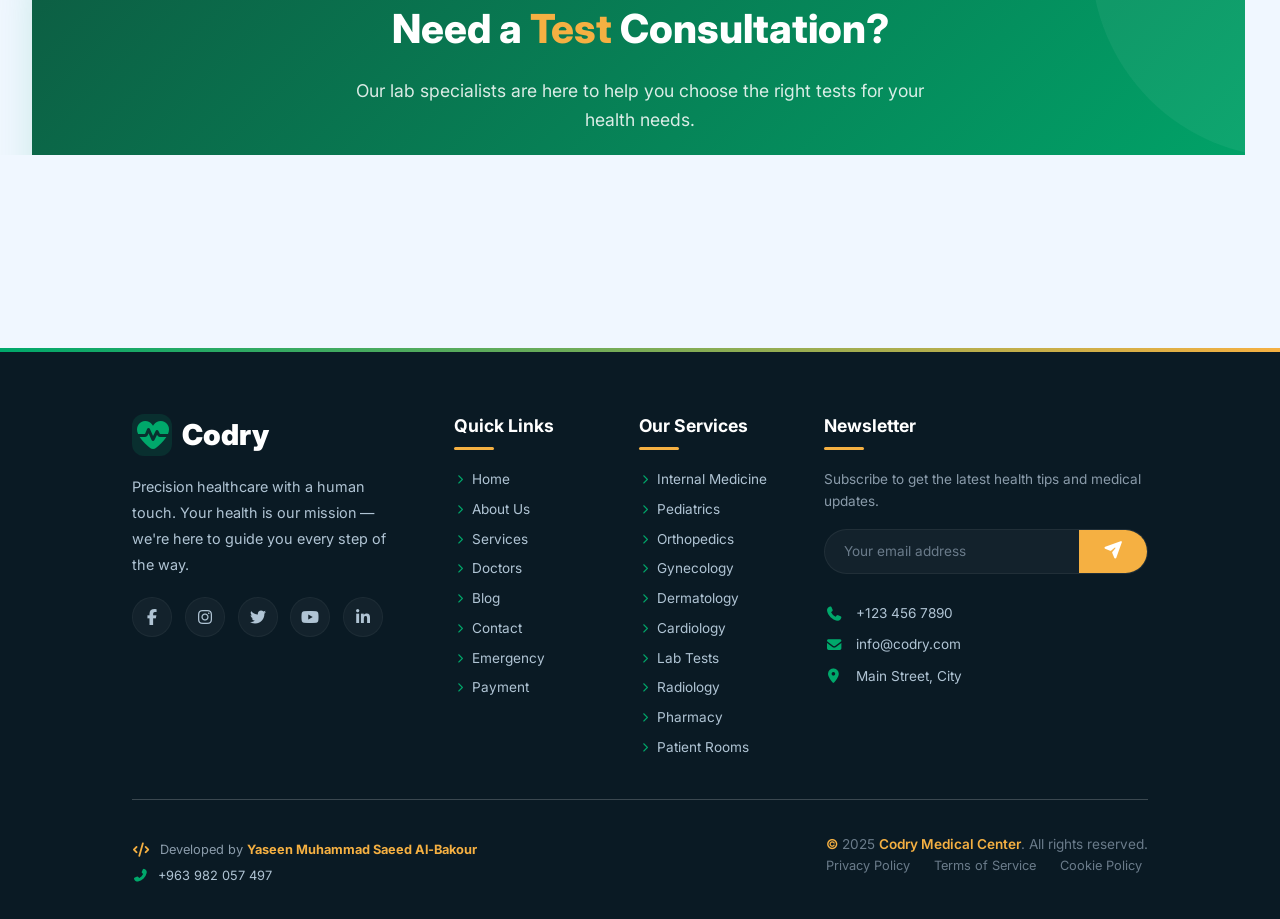
<file: medicai-test.html>
<!DOCTYPE html>
<html lang="en">
<head>
    <meta charset="UTF-8" />
    <meta name="viewport" content="width=device-width, initial-scale=1.0"/>
    <title>Codry - Medical Tests</title>
    <link rel="stylesheet" href="https://cdnjs.cloudflare.com/ajax/libs/font-awesome/6.4.0/css/all.min.css"/>
    <link href="https://fonts.googleapis.com/css2?family=Inter:wght@300;400;500;600;700;800;900&display=swap" rel="stylesheet"/>
    <link rel="stylesheet" href="css/midicai-test.css">
    <link rel="stylesheet" href="css/style.css">
    <link rel="stylesheet" href="css/all.min.css">
</head>
<body>

    <!-- ===== NAVIGATION ===== -->
    <nav class="navbar" id="navbar">
        <div class="container">
        <div class="nav-container">
            <a href="index.html" class="nav-logo">
                <i class="fas fa-heartbeat"></i> Codry
            </a>
            <ul class="nav-links" id="navLinks">
                <li><a href="index.html">Home</a></li>
                <li><a href="about.html">About</a></li>
                <li><a href="services.html">Services</a></li>
                <li class="dropdown" id="departmentsDropdown">
                    <a href="#">
                        Departments <i class="fas fa-chevron-down"></i>
                    </a>
                    <ul class="dropdown-menu">
                        <li><a href="doctors.html"><i class="fas fa-user-md"></i> Doctors</a></li>
                        <li><a href="medicai-test.html"><i class="fas fa-flask"></i> Lab Tests</a></li>
                        <li><a href="radiolagy.html"><i class="fas fa-x-ray"></i> Radiology</a></li>
                        <li><a href="pharmacy.html"><i class="fas fa-prescription-bottle"></i> Pharmacy</a></li>
                        <li><a href="room.html"><i class="fas fa-bed"></i> Rooms</a></li>
                        <li><a href="emergency-ambulance.html"><i class="fas fa-ambulance"></i> Emergency</a></li>
                    </ul>
                </li>
                
                <li><a href="blog.html">Blog</a></li>
                <li><a href="contact.html">Contact</a></li>
                <li><a href="payment.html">Payment</a></li>
                <li><a href="booking.html" class="nav-cta">Book Now</a></li>
            </ul>
            <button class="nav-toggle" id="navToggle">
                <i class="fas fa-bars"></i>
            </button>
        </div></div>    
    </nav>

    <!-- ===== 1. HERO ===== -->
    <section class="hero">
        <div class="hero-shapes">
            <div class="shape shape-1"></div>
            <div class="shape shape-2"></div>
            <div class="shape shape-3"></div>
        </div>
        <div class="hero-container">
            <div class="hero-content animate-slide-left">
                <div class="hero-badge"><i class="fas fa-flask"></i> Laboratory Tests</div>
                <h1>Advanced <br><span class="highlight">Medical Testing</span></h1>
                <p class="hero-description">Accurate, fast, and reliable diagnostic tests to help you understand your health better.</p>
                <div class="hero-stats">
                    <div class="stat-item">
                        <div class="stat-number">200+</div>
                        <div class="stat-label">Test Types</div>
                    </div>
                    <div class="stat-item">
                        <div class="stat-number">24h</div>
                        <div class="stat-label">Results Time</div>
                    </div>
                    <div class="stat-item">
                        <div class="stat-number">99%</div>
                        <div class="stat-label">Accuracy</div>
                    </div>
                </div>
            </div>
            <div class="hero-image animate-slide-right">
                <div class="hero-image-card">
                    <i class="fas fa-flask main-icon"></i>
                    <h3>Codry Lab</h3>
                    <p>Accurate • Reliable • Fast</p>
                    <small class="small-text">📍 Your health, our priority</small>
                    <div class="floating-badge badge-1"><i class="fas fa-check-circle"></i> Certified Lab</div>
                    <div class="floating-badge badge-2"><i class="fas fa-clock"></i> Fast Results</div>
                </div>
            </div>
        </div>
    </section>

    <!-- ===== 2. TESTS ===== -->
    <section class="tests-section animate-fade-up">
        <div class="container">
        <div class="section-header animate-fade-up">
            <div class="sub">Our Tests</div>
            <h2>Available <span>Medical Tests</span></h2>
            <p>Browse our comprehensive range of diagnostic tests for accurate health assessment.</p>
        </div>

        <!-- Tools -->
        <div class="tests-tools animate-fade-up">
            <div class="search-box">
                <input type="text" placeholder="Search for a test..." id="searchTest" />
                <button onclick="searchTest()"><i class="fas fa-search"></i></button>
            </div>
            <div class="filter-buttons">
                <button class="filter-btn active" data-filter="all">All</button>
                <button class="filter-btn" data-filter="blood"> Blood Tests</button>
                <button class="filter-btn" data-filter="urine"> Urine Tests</button>
                <button class="filter-btn" data-filter="hormone"> Hormones</button>
                <button class="filter-btn" data-filter="virus"> Virus & Infection</button>
            </div>
        </div>

        <!-- Tests Grid -->
        <div class="tests-grid" id="testsGrid">

            <!-- Test 1 -->
            <div class="test-card animate-fade-up delay-1" data-category="blood">
                <div class="test-icon"><img src="img/test/t1.png" alt=""></div>
                <div class="test-content">
                    <span class="test-category"><i class="fas fa-tag"></i> Blood Test</span>
                    <h3>Complete Blood Count (CBC)</h3>
                    <span class="test-name-ar">صورة دم كاملة</span>
                    <p class="test-desc">Measures red and white blood cells, hemoglobin, and platelets to detect infections and anemia.</p>
                    <div class="test-details">
                        <span><i class="fas fa-clock"></i> 2 hours</span>
                        <span><i class="fas fa-user-md"></i> No prep</span>
                        <span><i class="fas fa-check-circle"></i> Results online</span>
                    </div>
                    <div class="test-footer">
                        <span class="price">$25 <span>/ test</span></span>
                        <span class="status available"><i class="fas fa-check-circle"></i> Available</span>
                    </div>
                    <a href="#" class="btn-book">Book Test <i class="fas fa-arrow-right"></i></a>
                </div>
            </div>

            <!-- Test 2 -->
            <div class="test-card animate-fade-up delay-2" data-category="blood">
                <div class="test-icon"><img src="img/test/t2.png" alt=""></div>
                <div class="test-content">
                    <span class="test-category"><i class="fas fa-tag"></i> Blood Test</span>
                    <h3>Lipid Profile</h3>
                    <span class="test-name-ar">دهون الدم</span>
                    <p class="test-desc">Measures cholesterol and triglycerides to assess heart health and cardiovascular risk.</p>
                    <div class="test-details">
                        <span><i class="fas fa-clock"></i> 3 hours</span>
                        <span><i class="fas fa-user-md"></i> Fasting required</span>
                        <span><i class="fas fa-check-circle"></i> Results online</span>
                    </div>
                    <div class="test-footer">
                        <span class="price">$35 <span>/ test</span></span>
                        <span class="status available"><i class="fas fa-check-circle"></i> Available</span>
                    </div>
                    <a href="#" class="btn-book">Book Test <i class="fas fa-arrow-right"></i></a>
                </div>
            </div>

            <!-- Test 3 -->
            <div class="test-card animate-fade-up delay-3" data-category="hormone">
                <div class="test-icon"><img src="img/test/t3.png" alt=""></div>
                <div class="test-content">
                    <span class="test-category"><i class="fas fa-tag"></i> Hormones</span>
                    <h3>Thyroid Function Test (T3, T4, TSH)</h3>
                    <span class="test-name-ar">وظائف الغدة الدرقية</span>
                    <p class="test-desc">Evaluates thyroid hormone levels to diagnose hyperthyroidism or hypothyroidism.</p>
                    <div class="test-details">
                        <span><i class="fas fa-clock"></i> 4 hours</span>
                        <span><i class="fas fa-user-md"></i> No prep</span>
                        <span><i class="fas fa-check-circle"></i> Results online</span>
                    </div>
                    <div class="test-footer">
                        <span class="price">$50 <span>/ test</span></span>
                        <span class="status available"><i class="fas fa-check-circle"></i> Available</span>
                    </div>
                    <a href="#" class="btn-book">Book Test <i class="fas fa-arrow-right"></i></a>
                </div>
            </div>

            <!-- Test 4 -->
            <div class="test-card animate-fade-up delay-4" data-category="urine">
                <div class="test-icon"><img src="img/test/t4.png" alt=""></div>
                <div class="test-content">
                    <span class="test-category"><i class="fas fa-tag"></i> Urine Test</span>
                    <h3>Urinalysis</h3>
                    <span class="test-name-ar">تحليل البول</span>
                    <p class="test-desc">Detects urinary tract infections, kidney disease, and metabolic disorders.</p>
                    <div class="test-details">
                        <span><i class="fas fa-clock"></i> 1 hour</span>
                        <span><i class="fas fa-user-md"></i> No prep</span>
                        <span><i class="fas fa-check-circle"></i> Results online</span>
                    </div>
                    <div class="test-footer">
                        <span class="price">$15 <span>/ test</span></span>
                        <span class="status available"><i class="fas fa-check-circle"></i> Available</span>
                    </div>
                    <a href="#" class="btn-book">Book Test <i class="fas fa-arrow-right"></i></a>
                </div>
            </div>

            <!-- Test 5 -->
            <div class="test-card animate-fade-up delay-5" data-category="virus">
                <div class="test-icon"><img src="img/test/t5.png" alt=""></div>
                <div class="test-content">
                    <span class="test-category"><i class="fas fa-tag"></i> Virus & Infection</span>
                    <h3>COVID-19 PCR Test</h3>
                    <span class="test-name-ar">فحص كوفيد-19</span>
                    <p class="test-desc">Detects active COVID-19 infection with high accuracy. Results in 12-24 hours.</p>
                    <div class="test-details">
                        <span><i class="fas fa-clock"></i> 12-24 hours</span>
                        <span><i class="fas fa-user-md"></i> No prep</span>
                        <span><i class="fas fa-check-circle"></i> Results online</span>
                    </div>
                    <div class="test-footer">
                        <span class="price">$60 <span>/ test</span></span>
                        <span class="status available"><i class="fas fa-check-circle"></i> Available</span>
                    </div>
                    <a href="#" class="btn-book">Book Test <i class="fas fa-arrow-right"></i></a>
                </div>
            </div>

            <!-- Test 6 -->
            <div class="test-card animate-fade-up delay-6" data-category="hormone">
                <div class="test-icon"><img src="img/test/t6.png" alt=""></div>
                <div class="test-content">
                    <span class="test-category"><i class="fas fa-tag"></i> Hormones</span>
                    <h3>Diabetes Screen (HbA1c)</h3>
                    <span class="test-name-ar">فحص السكري التراكمي</span>
                    <p class="test-desc">Measures average blood sugar levels over 3 months to diagnose or monitor diabetes.</p>
                    <div class="test-details">
                        <span><i class="fas fa-clock"></i> 3 hours</span>
                        <span><i class="fas fa-user-md"></i> No prep</span>
                        <span><i class="fas fa-check-circle"></i> Results online</span>
                    </div>
                    <div class="test-footer">
                        <span class="price">$30 <span>/ test</span></span>
                        <span class="status available"><i class="fas fa-check-circle"></i> Available</span>
                    </div>
                    <a href="#" class="btn-book">Book Test <i class="fas fa-arrow-right"></i></a>
                </div>
            </div>

            <!-- Test 7 -->
            <div class="test-card animate-fade-up delay-7" data-category="blood">
                <div class="test-icon"><img src="img/test/t7.png" alt=""></div>
                <div class="test-content">
                    <span class="test-category"><i class="fas fa-tag"></i> Blood Test</span>
                    <h3>Iron Studies (Ferritin, Iron, TIBC)</h3>
                    <span class="test-name-ar">فحص الحديد</span>
                    <p class="test-desc">Measures iron levels to diagnose anemia and iron deficiency disorders.</p>
                    <div class="test-details">
                        <span><i class="fas fa-clock"></i> 3 hours</span>
                        <span><i class="fas fa-user-md"></i> Fasting required</span>
                        <span><i class="fas fa-check-circle"></i> Results online</span>
                    </div>
                    <div class="test-footer">
                        <span class="price">$40 <span>/ test</span></span>
                        <span class="status by-appointment"><i class="fas fa-clock"></i> By Appointment</span>
                    </div>
                    <a href="#" class="btn-book">Book Test <i class="fas fa-arrow-right"></i></a>
                </div>
            </div>

            <!-- Test 8 -->
            <div class="test-card animate-fade-up delay-8" data-category="virus">
                <div class="test-icon"><img src="img/test/t8.png" alt=""></div>
                <div class="test-content">
                    <span class="test-category"><i class="fas fa-tag"></i> Virus & Infection</span>
                    <h3>Hepatitis B & C Screening</h3>
                    <span class="test-name-ar">فحص التهاب الكبد</span>
                    <p class="test-desc">Screens for Hepatitis B and C viruses for early detection and treatment.</p>
                    <div class="test-details">
                        <span><i class="fas fa-clock"></i> 24 hours</span>
                        <span><i class="fas fa-user-md"></i> No prep</span>
                        <span><i class="fas fa-check-circle"></i> Results online</span>
                    </div>
                    <div class="test-footer">
                        <span class="price">$75 <span>/ test</span></span>
                        <span class="status by-appointment"><i class="fas fa-clock"></i> By Appointment</span>
                    </div>
                    <a href="#" class="btn-book">Book Test <i class="fas fa-arrow-right"></i></a>
                </div>
            </div>

        </div></div>
    </section>

    <!-- ===== 3. CTA ===== -->
    <section class="cta-section">
        <div class="cta-box animate-fade-up">
            <h2>Need a <span>Test</span> Consultation?</h2>
            <p>Our lab specialists are here to help you choose the right tests for your health needs.</p>
            <a href="#" class="btn-white"><i class="fas fa-phone"></i> Contact Lab</a>
        </div>
    </section>

    <!-- ===== FOOTER ===== -->
    <footer class="footer">
        <div class="container">
        <div class="footer-container">
            <!-- Column 1: Brand -->
            <div class="footer-col">
                <div class="footer-logo">
                    <i class="fas fa-heartbeat"></i> Codry
                </div>
                <p class="footer-desc">
                    Precision healthcare with a human touch. Your health is our mission —
                    we're here to guide you every step of the way.
                </p>
                <div class="footer-social">
                    <a href="#"><i class="fab fa-facebook-f"></i></a>
                    <a href="#"><i class="fab fa-instagram"></i></a>
                    <a href="#"><i class="fab fa-twitter"></i></a>
                    <a href="#"><i class="fab fa-youtube"></i></a>
                    <a href="#"><i class="fab fa-linkedin-in"></i></a>
                </div>
            </div>

            <!-- Column 2: Quick Links -->
            <div class="footer-col">
                <h4>Quick Links</h4>
                <ul class="footer-links">
                    <li><a href="index.html"><i class="fas fa-chevron-right"></i> Home</a></li>
                    <li><a href="about.html"><i class="fas fa-chevron-right"></i> About Us</a></li>
                    <li><a href="services.html"><i class="fas fa-chevron-right"></i> Services</a></li>
                    <li><a href="doctors.html"><i class="fas fa-chevron-right"></i> Doctors</a></li>
                    <li><a href="blog.html"><i class="fas fa-chevron-right"></i> Blog</a></li>
                    <li><a href="contact.html"><i class="fas fa-chevron-right"></i> Contact</a></li>
                    <li><a href="emergency-ambulance.html"><i class="fas fa-chevron-right"></i> Emergency</a></li>
                    <li><a href="payment.html"><i class="fas fa-chevron-right"></i> Payment</a></li>
                </ul>
            </div>

            <!-- Column 3: Services -->
            <div class="footer-col">
                <h4>Our Services</h4>
                <ul class="footer-links">
                    <li><a href="services.html"><i class="fas fa-chevron-right"></i> Internal Medicine</a></li>
                    <li><a href="services.html"><i class="fas fa-chevron-right"></i> Pediatrics</a></li>
                    <li><a href="services.html"><i class="fas fa-chevron-right"></i> Orthopedics</a></li>
                    <li><a href="services.html"><i class="fas fa-chevron-right"></i> Gynecology</a></li>
                    <li><a href="services.html"><i class="fas fa-chevron-right"></i> Dermatology</a></li>
                    <li><a href="services.html"><i class="fas fa-chevron-right"></i> Cardiology</a></li>
                    <li><a href="medicai-test.html"><i class="fas fa-chevron-right"></i> Lab Tests</a></li>
                    <li><a href="radiolagy.html"><i class="fas fa-chevron-right"></i> Radiology</a></li>
                    <li><a href="pharmacy.html"><i class="fas fa-chevron-right"></i> Pharmacy</a></li>
                    <li><a href="room.html"><i class="fas fa-chevron-right"></i> Patient Rooms</a></li>
                </ul>
            </div>

            <!-- Column 4: Newsletter + Contact + Developer -->
            <div class="footer-col">
                <h4>Newsletter</h4>
                <p class="newsletter-text">Subscribe to get the latest health tips and medical updates.</p>
                <form class="newsletter-form" id="newsletterForm">
                    <div class="newsletter-group">
                        <input type="email" placeholder="Your email address" required />
                        <button type="submit"><i class="fas fa-paper-plane"></i></button>
                    </div>
                </form>

                <div class="footer-contact">
                    <div class="contact-item">
                        <i class="fas fa-phone"></i>
                        <span>+123 456 7890</span>
                    </div>
                    <div class="contact-item">
                        <i class="fas fa-envelope"></i>
                        <span>info@codry.com</span>
                    </div>
                    <div class="contact-item">
                        <i class="fas fa-map-marker-alt"></i>
                        <span>Main Street, City</span>
                    </div>
                </div>

                <!-- Developer Info -->
            </div>
        </div>

        <!-- Bottom Bar -->
        <div class="footer-bottom">
            <div class="footer-dev">
                <!-- <div class="dev-divider"></div> -->
                <div class="dev-info">
                    <i class="fas fa-code"></i>
                    <span>Developed by <strong>Yaseen Muhammad Saeed Al-Bakour</strong></span>
                </div>
                <div class="dev-contact">
                    <i class="fas fa-phone-alt"></i>
                    <a href="tel:+963982057497">+963 982 057 497</a>
                </div>
            </div>
            <div class="footer-bottom-container">
                <p><span>&copy;</span> 2025 <span>Codry Medical Center</span>. All rights reserved.</p>
                <div class="footer-bottom-links">
                    <a href="#">Privacy Policy</a>
                    <a href="#">Terms of Service</a>
                    <a href="#">Cookie Policy</a>
                </div>
            </div>
        </div></div>
    </footer>

    <!-- ===== SCROLL TO TOP ===== -->
    <button class="scroll-top" id="scrollTop"><i class="fas fa-arrow-up"></i></button>

    <!-- ===== JAVASCRIPT ===== -->
    <script>
        document.getElementById('navToggle').addEventListener('click', function() {
            document.getElementById('navLinks').classList.toggle('active');
        });

        const scrollBtn = document.getElementById('scrollTop');
        window.addEventListener('scroll', function() {
            if (window.scrollY > 300) {
                scrollBtn.classList.add('show');
            } else {
                scrollBtn.classList.remove('show');
            }
        });
        scrollBtn.addEventListener('click', function() {
            window.scrollTo({ top: 0, behavior: 'smooth' });
        });

        // ===== FILTER =====
        const filterBtns = document.querySelectorAll('.filter-btn');
        const testCards = document.querySelectorAll('.test-card');

        filterBtns.forEach(btn => {
            btn.addEventListener('click', function() {
                filterBtns.forEach(b => b.classList.remove('active'));
                this.classList.add('active');

                const filter = this.dataset.filter;

                testCards.forEach(card => {
                    const category = card.dataset.category;
                    if (filter === 'all' || category === filter) {
                        card.style.display = 'flex';
                        card.style.animation = 'fadeUp 0.6s ease forwards';
                    } else {
                        card.style.display = 'none';
                    }
                });
            });
        });

        // ===== SEARCH =====
        function searchTest() {
            const query = document.getElementById('searchTest').value.toLowerCase().trim();
            const cards = document.querySelectorAll('.test-card');

            cards.forEach(card => {
                const name = card.querySelector('h3').textContent.toLowerCase();
                const nameAr = card.querySelector('.test-name-ar').textContent.toLowerCase();
                const desc = card.querySelector('.test-desc').textContent.toLowerCase();

                if (name.includes(query) || nameAr.includes(query) || desc.includes(query) || query === '') {
                    card.style.display = 'flex';
                    card.style.animation = 'fadeUp 0.6s ease forwards';
                } else {
                    card.style.display = 'none';
                }
            });
        }

        document.getElementById('searchTest').addEventListener('keypress', function(e) {
            if (e.key === 'Enter') searchTest();
        });

        // ===== NEWSLETTER =====
        document.getElementById('newsletterForm').addEventListener('submit', function(e) {
            e.preventDefault();
            alert('Thank you for subscribing to our newsletter!');
            this.reset();
        });

        // ===== SCROLL ANIMATION =====
        document.addEventListener('DOMContentLoaded', function() {
            const observer = new IntersectionObserver((entries) => {
                entries.forEach(entry => {
                    if (entry.isIntersecting) {
                        entry.target.style.opacity = '1';
                        entry.target.style.transform = 'translateY(0)';
                    }
                });
            }, { threshold: 0.1 });

            document.querySelectorAll('.animate-fade-up, .animate-slide-left, .animate-slide-right')
                .forEach(el => {
                    el.style.opacity = '0';
                    el.style.transform = 'translateY(30px)';
                    observer.observe(el);
                });
        });
    </script>

</body>
</html>
</file>
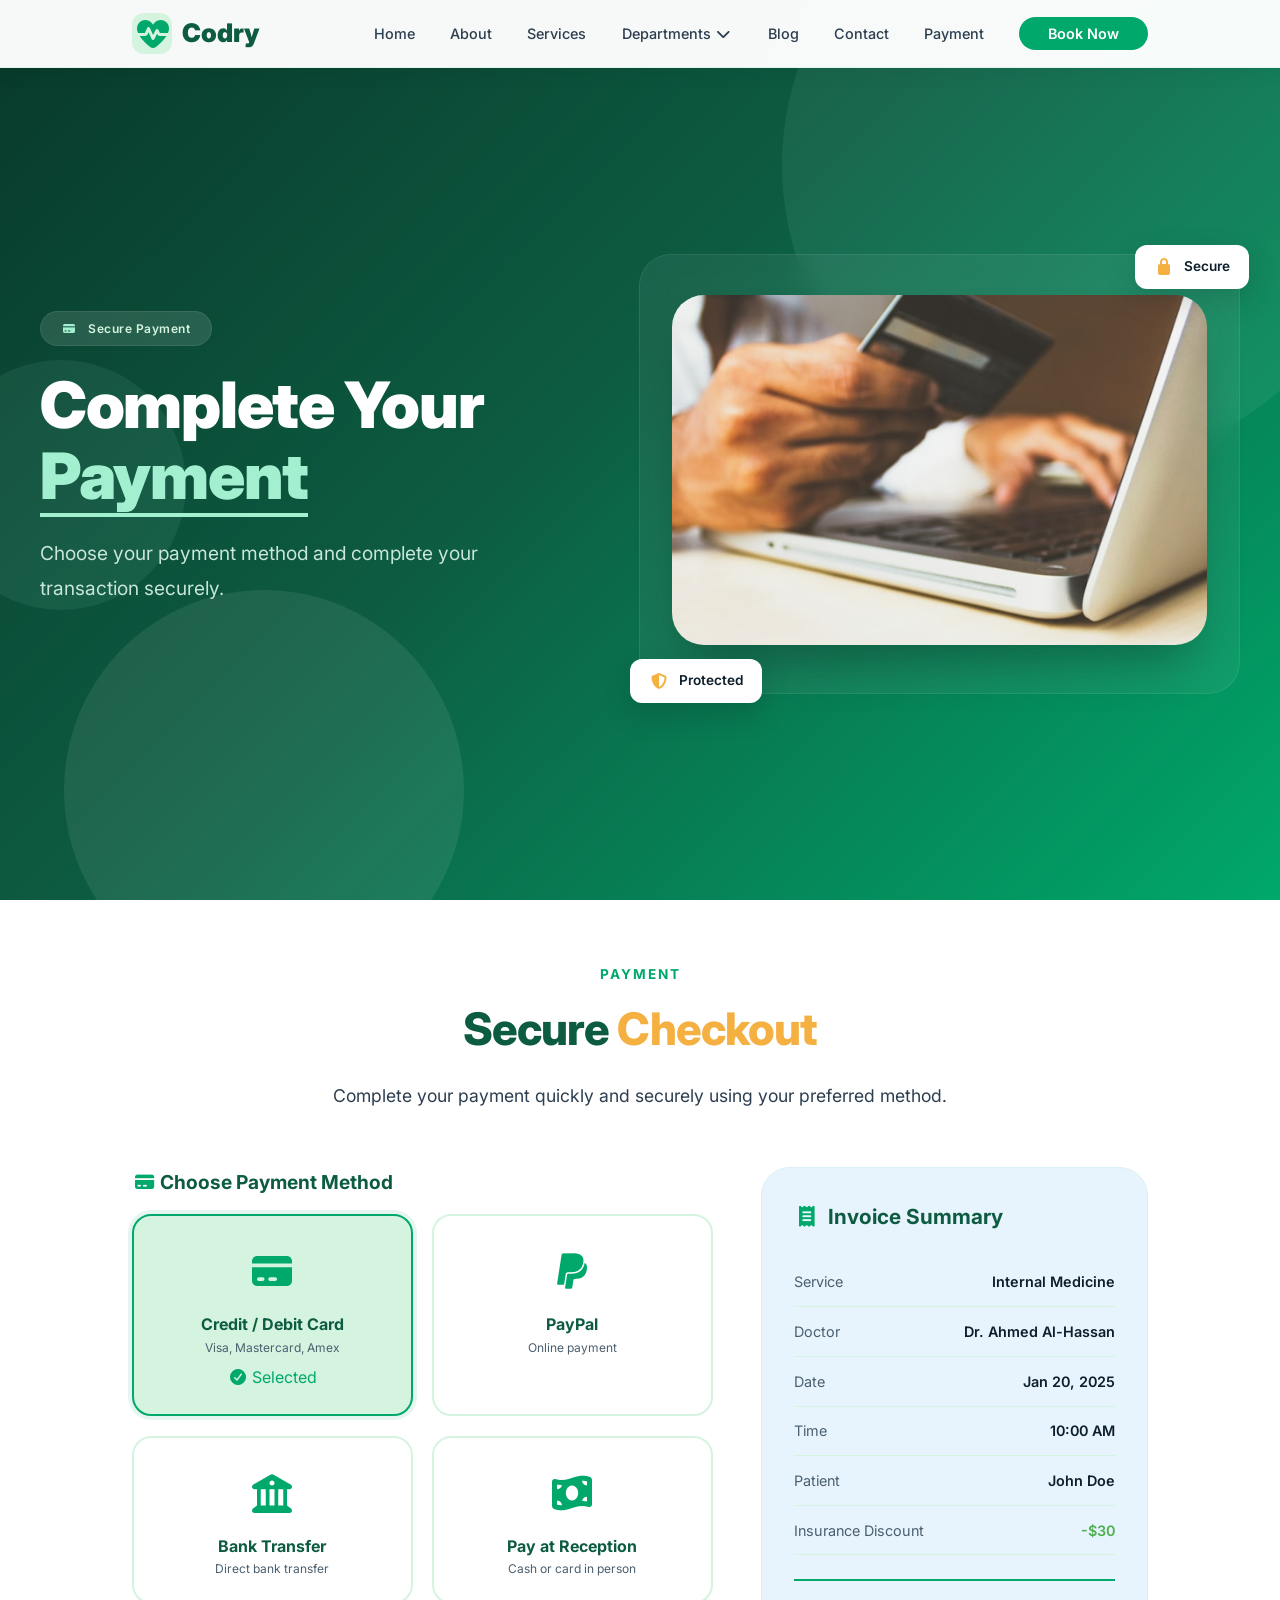
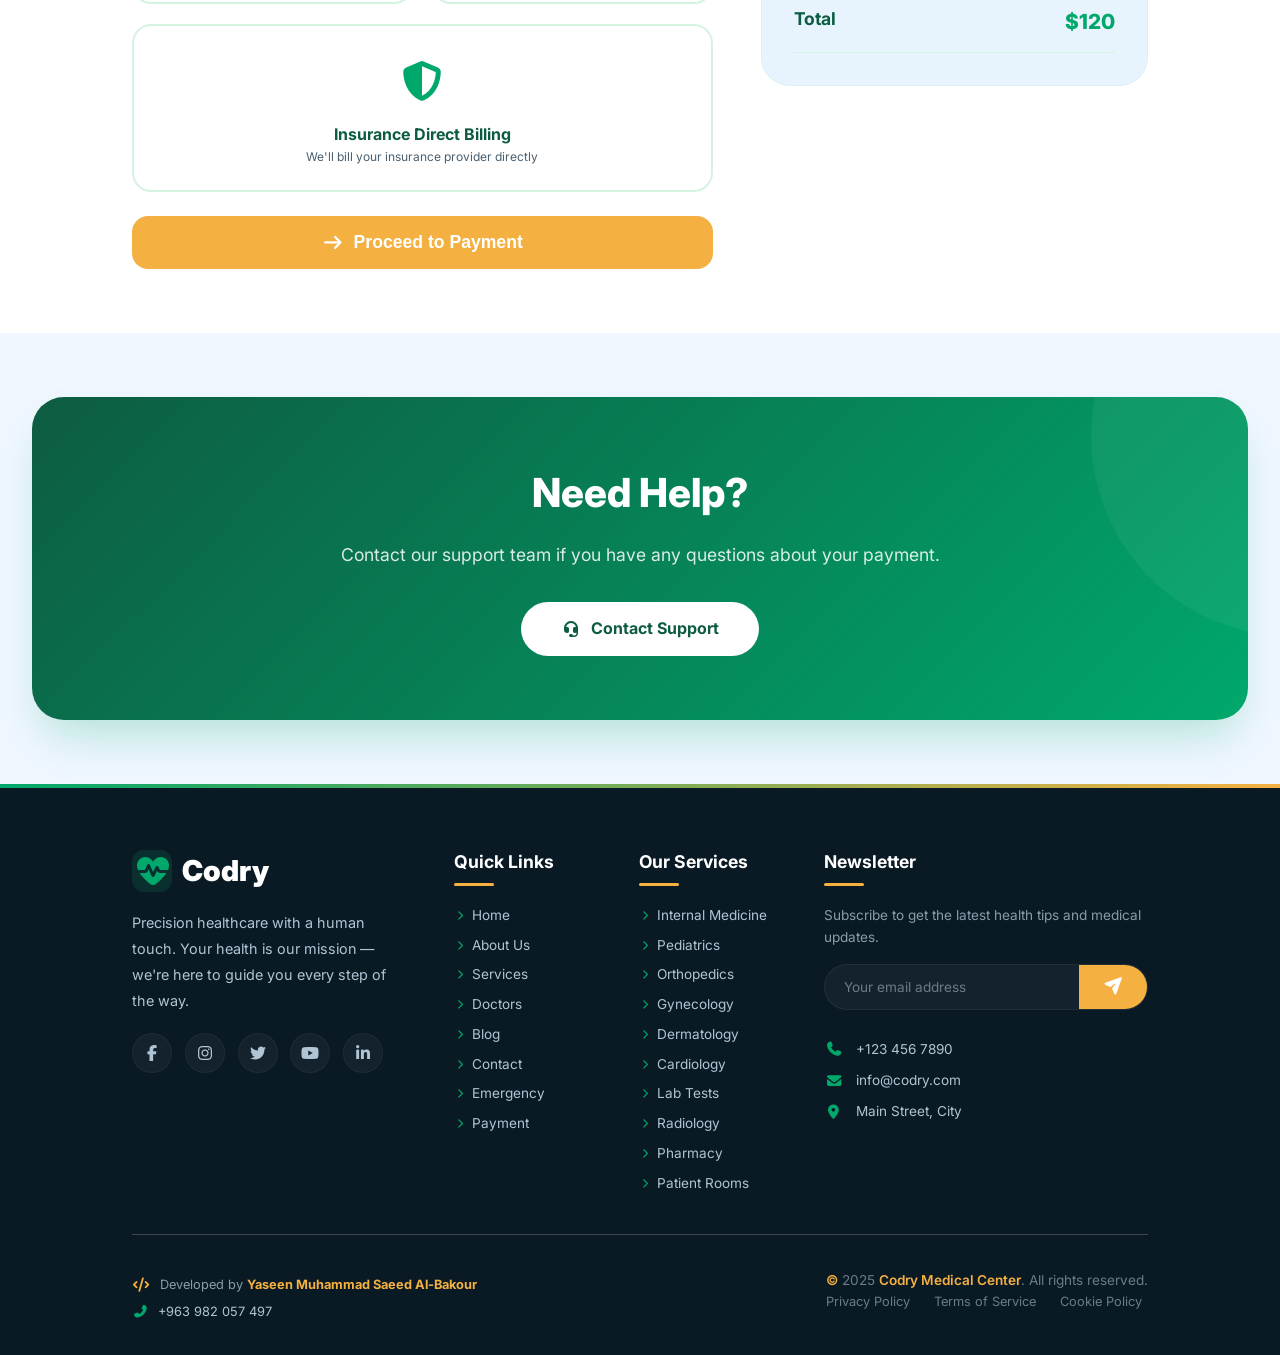
<file: payment.html>
<!DOCTYPE html>
<html lang="en">
<head>
    <meta charset="UTF-8" />
    <meta name="viewport" content="width=device-width, initial-scale=1.0"/>
    <title>Codry - Payment</title>
    <link rel="stylesheet" href="https://cdnjs.cloudflare.com/ajax/libs/font-awesome/6.4.0/css/all.min.css"/>
    <link href="https://fonts.googleapis.com/css2?family=Inter:wght@300;400;500;600;700;800;900&display=swap" rel="stylesheet"/>
    <link rel="stylesheet" href="css/payment.css">
    <link rel="stylesheet" href="css/style.css">
    <link rel="stylesheet" href="css/all.min.css">
</head>
<body>

    <!-- ===== NAVIGATION ===== -->
    <nav class="navbar" id="navbar">
        <div class="container">
        <div class="nav-container">
            <a href="index.html" class="nav-logo">
                <i class="fas fa-heartbeat"></i> Codry
            </a>
            <ul class="nav-links" id="navLinks">
                <li><a href="index.html">Home</a></li>
                <li><a href="about.html">About</a></li>
                <li><a href="services.html">Services</a></li>
                <li class="dropdown" id="departmentsDropdown">
                    <a href="#">
                        Departments <i class="fas fa-chevron-down"></i>
                    </a>
                    <ul class="dropdown-menu">
                        <li><a href="doctors.html"><i class="fas fa-user-md"></i> Doctors</a></li>
                        <li><a href="medicai-test.html"><i class="fas fa-flask"></i> Lab Tests</a></li>
                        <li><a href="radiolagy.html"><i class="fas fa-x-ray"></i> Radiology</a></li>
                        <li><a href="pharmacy.html"><i class="fas fa-prescription-bottle"></i> Pharmacy</a></li>
                        <li><a href="room.html"><i class="fas fa-bed"></i> Rooms</a></li>
                        <li><a href="emergency-ambulance.html"><i class="fas fa-ambulance"></i> Emergency</a></li>
                    </ul>
                </li>
                
                <li><a href="blog.html">Blog</a></li>
                <li><a href="contact.html">Contact</a></li>
                <li><a href="payment.html">Payment</a></li>
                <li><a href="booking.html" class="nav-cta">Book Now</a></li>
            </ul>
            <button class="nav-toggle" id="navToggle">
                <i class="fas fa-bars"></i>
            </button>
        </div></div>
    </nav>

    <!-- ===== 1. HERO ===== -->
    <section class="hero">
        <div class="hero-shapes">
            <div class="shape shape-1"></div>
            <div class="shape shape-2"></div>
            <div class="shape shape-3"></div>
        </div>
        <div class="hero-container">
            <div class="hero-content animate-slide-left">
                <div class="hero-badge"><i class="fas fa-credit-card"></i> Secure Payment</div>
                <h1>Complete Your <br><span class="highlight">Payment</span></h1>
                <p class="hero-description">Choose your payment method and complete your transaction securely.</p>
            </div>
            <div class="hero-image-card animate-slide-right">
                <img src="img/pay.png" alt="Payment" />
                <div class="floating-badge badge-1"><i class="fas fa-lock"></i> Secure</div>
                <div class="floating-badge badge-2"><i class="fas fa-shield-alt"></i> Protected</div>
            </div>
        </div>
    </section>

    <!-- ===== 2. PAYMENT ===== -->
    <section class="payment-section" id="payment">
        <div class="container">
        <div class="section-header animate-fade-up">
            <div class="sub">Payment</div>
            <h2>Secure <span>Checkout</span></h2>
            <p>Complete your payment quickly and securely using your preferred method.</p>
        </div>

        <div class="payment-container">
            <!-- LEFT: Payment Steps -->
            <div class="payment-form">

                <!-- Step 1: Choose Method -->
                <div class="payment-form-step active" id="step1">
                    <h3 style="font-size:1.2rem; font-weight:700; color:var(--primary-dark); margin-bottom:1rem;">
                        <i class="fas fa-credit-card" style="color:var(--primary);"></i> Choose Payment Method
                    </h3>
                    <div class="payment-methods-grid">
                        <div class="payment-method-card selected" onclick="selectMethod(this, 'card')">
                            <div class="icon"><i class="fas fa-credit-card"></i></div>
                            <h4>Credit / Debit Card</h4>
                            <p>Visa, Mastercard, Amex</p>
                            <div class="check"><i class="fas fa-check-circle"></i> Selected</div>
                        </div>
                        <div class="payment-method-card" onclick="selectMethod(this, 'paypal')">
                            <div class="icon"><i class="fab fa-paypal"></i></div>
                            <h4>PayPal</h4>
                            <p>Online payment</p>
                            <div class="check"><i class="fas fa-check-circle"></i> Selected</div>
                        </div>
                        <div class="payment-method-card" onclick="selectMethod(this, 'bank')">
                            <div class="icon"><i class="fas fa-university"></i></div>
                            <h4>Bank Transfer</h4>
                            <p>Direct bank transfer</p>
                            <div class="check"><i class="fas fa-check-circle"></i> Selected</div>
                        </div>
                        <div class="payment-method-card" onclick="selectMethod(this, 'cash')">
                            <div class="icon"><i class="fas fa-money-bill-wave"></i></div>
                            <h4>Pay at Reception</h4>
                            <p>Cash or card in person</p>
                            <div class="check"><i class="fas fa-check-circle"></i> Selected</div>
                        </div>
                        <div class="payment-method-card" onclick="selectMethod(this, 'insurance')" style="grid-column: span 2;">
                            <div class="icon"><i class="fas fa-shield-alt"></i></div>
                            <h4>Insurance Direct Billing</h4>
                            <p>We'll bill your insurance provider directly</p>
                            <div class="check"><i class="fas fa-check-circle"></i> Selected</div>
                        </div>
                    </div>
                    <div class="form-buttons">
                        <button class="btn-pay" onclick="goToStep2()">
                            <i class="fas fa-arrow-right"></i> Proceed to Payment
                        </button>
                    </div>
                </div>

                <!-- Step 2: Payment Details -->
                <div class="payment-form-step" id="step2">
                    <h3 style="font-size:1.2rem; font-weight:700; color:var(--primary-dark); margin-bottom:1rem;">
                        <i class="fas fa-credit-card" style="color:var(--primary);"></i> Payment Details
                    </h3>

                    <!-- Card Payment -->
                    <div id="cardPayment">
                        <div class="form-group">
                            <label><i class="fas fa-credit-card"></i> Card Number</label>
                            <input type="text" placeholder="1234 5678 9012 3456" />
                        </div>
                        <div class="row">
                            <div class="form-group">
                                <label><i class="fas fa-calendar-alt"></i> Expiry Date</label>
                                <input type="text" placeholder="MM/YY" />
                            </div>
                            <div class="form-group">
                                <label><i class="fas fa-lock"></i> CVV</label>
                                <input type="text" placeholder="123" />
                            </div>
                        </div>
                        <div class="form-group">
                            <label><i class="fas fa-user"></i> Cardholder Name</label>
                            <input type="text" placeholder="Full name on card" />
                        </div>
                    </div>

                    <!-- Insurance Payment -->
                    <div id="insurancePayment" style="display:none;">
                        <div class="form-group">
                            <label><i class="fas fa-building"></i> Insurance Provider</label>
                            <select>
                                <option value="">Select your provider</option>
                                <option value="AXA">AXA Insurance</option>
                                <option value="Allianz">Allianz Care</option>
                                <option value="Bupa">Bupa Global</option>
                                <option value="Cigna">Cigna International</option>
                            </select>
                        </div>
                        <div class="form-group">
                            <label><i class="fas fa-id-card"></i> Policy Number</label>
                            <input type="text" placeholder="Enter your policy number" />
                        </div>
                        <div class="form-group">
                            <label><i class="fas fa-user-md"></i> Member Name</label>
                            <input type="text" placeholder="Enter member name" />
                        </div>
                    </div>

                    <div class="form-buttons">
                        <button class="btn-back" onclick="goToStep1()"><i class="fas fa-arrow-left"></i> Back</button>
                        <button class="btn-pay" onclick="showConfirmation()">
                            <i class="fas fa-lock"></i> Pay Now
                        </button>
                    </div>
                </div>

                <!-- Step 3: Confirmation -->
                <div class="confirmation" id="confirmation">
                    <div class="icon-wrapper"><i class="fas fa-check-circle"></i></div>
                    <h2>Payment Successful!</h2>
                    <p>Your payment has been processed. You will receive a confirmation email shortly.</p>
                    <div class="ref-number">#COD-2025-001</div>
                    <div class="details-grid">
                        <div class="detail-item">
                            <div class="label">Service</div>
                            <div class="value">Internal Medicine</div>
                        </div>
                        <div class="detail-item">
                            <div class="label">Amount</div>
                            <div class="value" id="confirmAmount">$120</div>
                        </div>
                        <div class="detail-item">
                            <div class="label">Method</div>
                            <div class="value" id="confirmMethod">Card</div>
                        </div>
                        <div class="detail-item">
                            <div class="label">Date</div>
                            <div class="value">Jan 20, 2025</div>
                        </div>
                    </div>
                    <div class="confirmation-actions">
                        <a href="#" class="btn-home"><i class="fas fa-home"></i> Home</a>
                        <a href="#" class="btn-invoice"><i class="fas fa-file-invoice"></i> View Invoice</a>
                    </div>
                </div>
            </div>

            <!-- RIGHT: Summary -->
            <div class="payment-summary animate-fade-up delay-2">
                <h3><i class="fas fa-receipt"></i> Invoice Summary</h3>
                <div class="summary-item">
                    <span class="label">Service</span>
                    <span class="value">Internal Medicine</span>
                </div>
                <div class="summary-item">
                    <span class="label">Doctor</span>
                    <span class="value">Dr. Ahmed Al-Hassan</span>
                </div>
                <div class="summary-item">
                    <span class="label">Date</span>
                    <span class="value">Jan 20, 2025</span>
                </div>
                <div class="summary-item">
                    <span class="label">Time</span>
                    <span class="value">10:00 AM</span>
                </div>
                <div class="summary-item">
                    <span class="label">Patient</span>
                    <span class="value">John Doe</span>
                </div>
                <div class="summary-item" id="insuranceDiscount">
                    <span class="label">Insurance Discount</span>
                    <span class="value" style="color:#4CAF50;">-$30</span>
                </div>
                <div class="summary-item total">
                    <span class="label">Total</span>
                    <span class="value" id="totalAmount">$120</span>
                </div>
                <div id="insuranceBadge" style="display:none;">
                    <span class="insurance-badge"><i class="fas fa-check-circle"></i> Insurance Applied</span>
                </div>
            </div>
        </div></div>
    </section>

    <!-- ===== 3. CTA ===== -->
    <section class="cta-section">
        <div class="cta-box animate-fade-up">
            <h2>Need Help?</h2>
            <p>Contact our support team if you have any questions about your payment.</p>
            <a href="#" class="btn-white"><i class="fas fa-headset"></i> Contact Support</a>
        </div>
    </section>

    <!-- ===== FOOTER ===== -->
    <footer class="footer">
        <div class="container">
        <div class="footer-container">
            <!-- Column 1: Brand -->
            <div class="footer-col">
                <div class="footer-logo">
                    <i class="fas fa-heartbeat"></i> Codry
                </div>
                <p class="footer-desc">
                    Precision healthcare with a human touch. Your health is our mission —
                    we're here to guide you every step of the way.
                </p>
                <div class="footer-social">
                    <a href="#"><i class="fab fa-facebook-f"></i></a>
                    <a href="#"><i class="fab fa-instagram"></i></a>
                    <a href="#"><i class="fab fa-twitter"></i></a>
                    <a href="#"><i class="fab fa-youtube"></i></a>
                    <a href="#"><i class="fab fa-linkedin-in"></i></a>
                </div>
            </div>

            <!-- Column 2: Quick Links -->
            <div class="footer-col">
                <h4>Quick Links</h4>
                <ul class="footer-links">
                    <li><a href="index.html"><i class="fas fa-chevron-right"></i> Home</a></li>
                    <li><a href="about.html"><i class="fas fa-chevron-right"></i> About Us</a></li>
                    <li><a href="services.html"><i class="fas fa-chevron-right"></i> Services</a></li>
                    <li><a href="doctors.html"><i class="fas fa-chevron-right"></i> Doctors</a></li>
                    <li><a href="blog.html"><i class="fas fa-chevron-right"></i> Blog</a></li>
                    <li><a href="contact.html"><i class="fas fa-chevron-right"></i> Contact</a></li>
                    <li><a href="emergency-ambulance.html"><i class="fas fa-chevron-right"></i> Emergency</a></li>
                    <li><a href="payment.html"><i class="fas fa-chevron-right"></i> Payment</a></li>
                </ul>
            </div>

            <!-- Column 3: Services -->
            <div class="footer-col">
                <h4>Our Services</h4>
                <ul class="footer-links">
                    <li><a href="services.html"><i class="fas fa-chevron-right"></i> Internal Medicine</a></li>
                    <li><a href="services.html"><i class="fas fa-chevron-right"></i> Pediatrics</a></li>
                    <li><a href="services.html"><i class="fas fa-chevron-right"></i> Orthopedics</a></li>
                    <li><a href="services.html"><i class="fas fa-chevron-right"></i> Gynecology</a></li>
                    <li><a href="services.html"><i class="fas fa-chevron-right"></i> Dermatology</a></li>
                    <li><a href="services.html"><i class="fas fa-chevron-right"></i> Cardiology</a></li>
                    <li><a href="medicai-test.html"><i class="fas fa-chevron-right"></i> Lab Tests</a></li>
                    <li><a href="radiolagy.html"><i class="fas fa-chevron-right"></i> Radiology</a></li>
                    <li><a href="pharmacy.html"><i class="fas fa-chevron-right"></i> Pharmacy</a></li>
                    <li><a href="room.html"><i class="fas fa-chevron-right"></i> Patient Rooms</a></li>
                </ul>
            </div>

            <!-- Column 4: Newsletter + Contact + Developer -->
            <div class="footer-col">
                <h4>Newsletter</h4>
                <p class="newsletter-text">Subscribe to get the latest health tips and medical updates.</p>
                <form class="newsletter-form" id="newsletterForm">
                    <div class="newsletter-group">
                        <input type="email" placeholder="Your email address" required />
                        <button type="submit"><i class="fas fa-paper-plane"></i></button>
                    </div>
                </form>

                <div class="footer-contact">
                    <div class="contact-item">
                        <i class="fas fa-phone"></i>
                        <span>+123 456 7890</span>
                    </div>
                    <div class="contact-item">
                        <i class="fas fa-envelope"></i>
                        <span>info@codry.com</span>
                    </div>
                    <div class="contact-item">
                        <i class="fas fa-map-marker-alt"></i>
                        <span>Main Street, City</span>
                    </div>
                </div>

                <!-- Developer Info -->
            </div>
        </div>

        <!-- Bottom Bar -->
        <div class="footer-bottom">
            <div class="footer-dev">
                <!-- <div class="dev-divider"></div> -->
                <div class="dev-info">
                    <i class="fas fa-code"></i>
                    <span>Developed by <strong>Yaseen Muhammad Saeed Al-Bakour</strong></span>
                </div>
                <div class="dev-contact">
                    <i class="fas fa-phone-alt"></i>
                    <a href="tel:+963982057497">+963 982 057 497</a>
                </div>
            </div>
            <div class="footer-bottom-container">
                <p><span>&copy;</span> 2025 <span>Codry Medical Center</span>. All rights reserved.</p>
                <div class="footer-bottom-links">
                    <a href="#">Privacy Policy</a>
                    <a href="#">Terms of Service</a>
                    <a href="#">Cookie Policy</a>
                </div>
            </div>
        </div></div>
    </footer>

    <!-- ===== SCROLL TO TOP ===== -->
    <button class="scroll-top" id="scrollTop"><i class="fas fa-arrow-up"></i></button>

    <!-- ===== JAVASCRIPT ===== -->
    <script>
        // Navigation
        document.getElementById('navToggle').addEventListener('click', function() {
            document.getElementById('navLinks').classList.toggle('active');
        });

        // Scroll to Top
        const scrollBtn = document.getElementById('scrollTop');
        window.addEventListener('scroll', function() {
            if (window.scrollY > 300) {
                scrollBtn.classList.add('show');
            } else {
                scrollBtn.classList.remove('show');
            }
        });
        scrollBtn.addEventListener('click', function() {
            window.scrollTo({ top: 0, behavior: 'smooth' });
        });

        // ===== PAYMENT LOGIC =====
        let selectedMethod = 'card';
        let isInsurance = false;

        function selectMethod(el, method) {
            document.querySelectorAll('.payment-method-card').forEach(c => c.classList.remove('selected'));
            el.classList.add('selected');
            selectedMethod = method;
            isInsurance = (method === 'insurance');

            // Update summary
            const discount = document.getElementById('insuranceDiscount');
            const badge = document.getElementById('insuranceBadge');
            const total = document.getElementById('totalAmount');

            if (isInsurance) {
                discount.querySelector('.value').textContent = '-$30';
                total.textContent = '$90';
                badge.style.display = 'block';
            } else {
                discount.querySelector('.value').textContent = '-$0';
                total.textContent = '$120';
                badge.style.display = 'none';
            }
        }

        function goToStep1() {
            document.getElementById('step1').classList.add('active');
            document.getElementById('step2').classList.remove('active');
            document.getElementById('confirmation').classList.remove('show');
        }

        function goToStep2() {
            // Update method in summary
            const methodNames = {
                card: 'Card',
                paypal: 'PayPal',
                bank: 'Bank Transfer',
                cash: 'Cash at Reception',
                insurance: 'Insurance'
            };
            document.getElementById('confirmMethod').textContent = methodNames[selectedMethod] || 'Card';

            // Show/hide payment fields
            if (isInsurance) {
                document.getElementById('cardPayment').style.display = 'none';
                document.getElementById('insurancePayment').style.display = 'block';
            } else {
                document.getElementById('cardPayment').style.display = 'block';
                document.getElementById('insurancePayment').style.display = 'none';
            }

            document.getElementById('step1').classList.remove('active');
            document.getElementById('step2').classList.add('active');
            document.getElementById('confirmation').classList.remove('show');
        }

        function showConfirmation() {
            document.getElementById('step2').classList.remove('active');
            document.getElementById('confirmation').classList.add('show');
            document.getElementById('confirmAmount').textContent = isInsurance ? '$90' : '$120';
        }

        // Newsletter
        document.getElementById('newsletterForm').addEventListener('submit', function(e) {
            e.preventDefault();
            alert('Thank you for subscribing!');
            this.reset();
        });

        // ===== SCROLL ANIMATION =====
        document.addEventListener('DOMContentLoaded', function() {
            const observer = new IntersectionObserver((entries) => {
                entries.forEach(entry => {
                    if (entry.isIntersecting) {
                        entry.target.style.opacity = '1';
                        entry.target.style.transform = 'translateY(0)';
                    }
                });
            }, { threshold: 0.1 });

            document.querySelectorAll('.animate-fade-up, .animate-slide-left, .animate-slide-right')
                .forEach(el => {
                    el.style.opacity = '0';
                    el.style.transform = 'translateY(30px)';
                    observer.observe(el);
                });
        });
    </script>

</body>
</html>
</file>
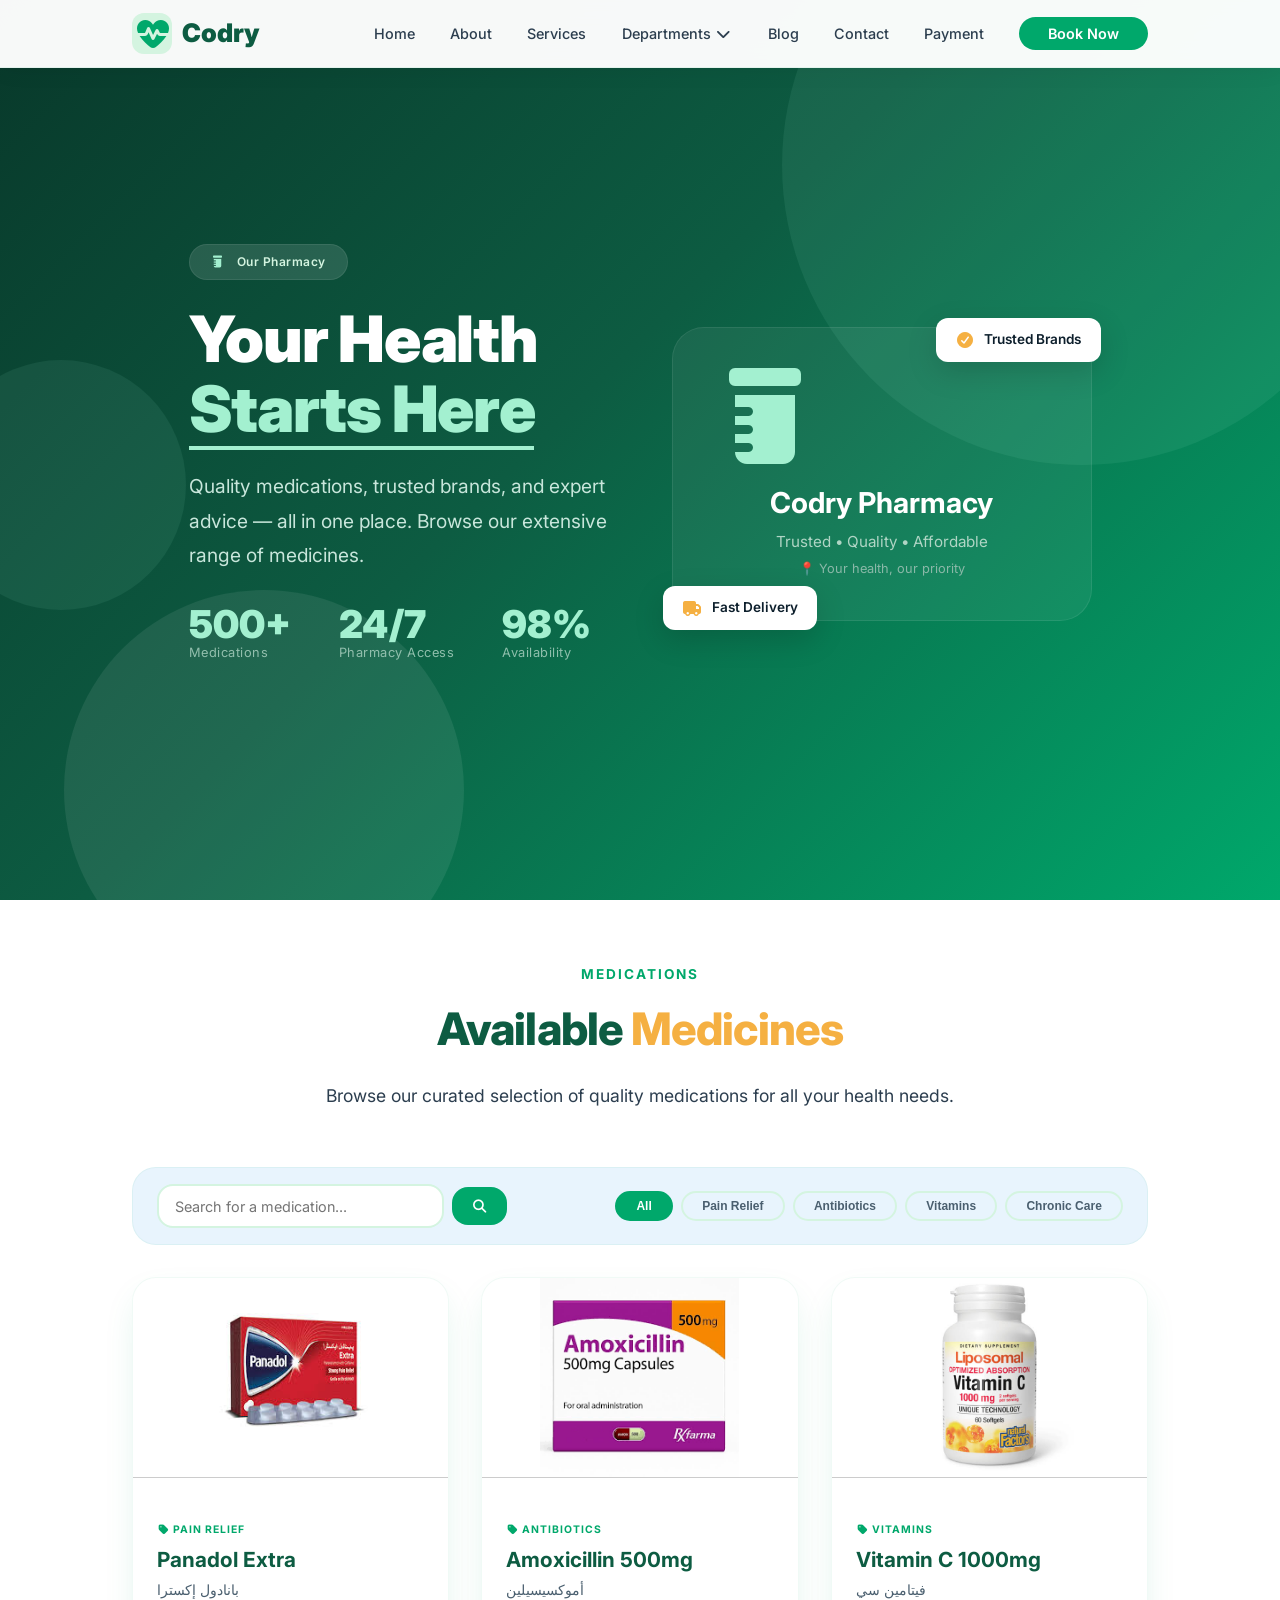
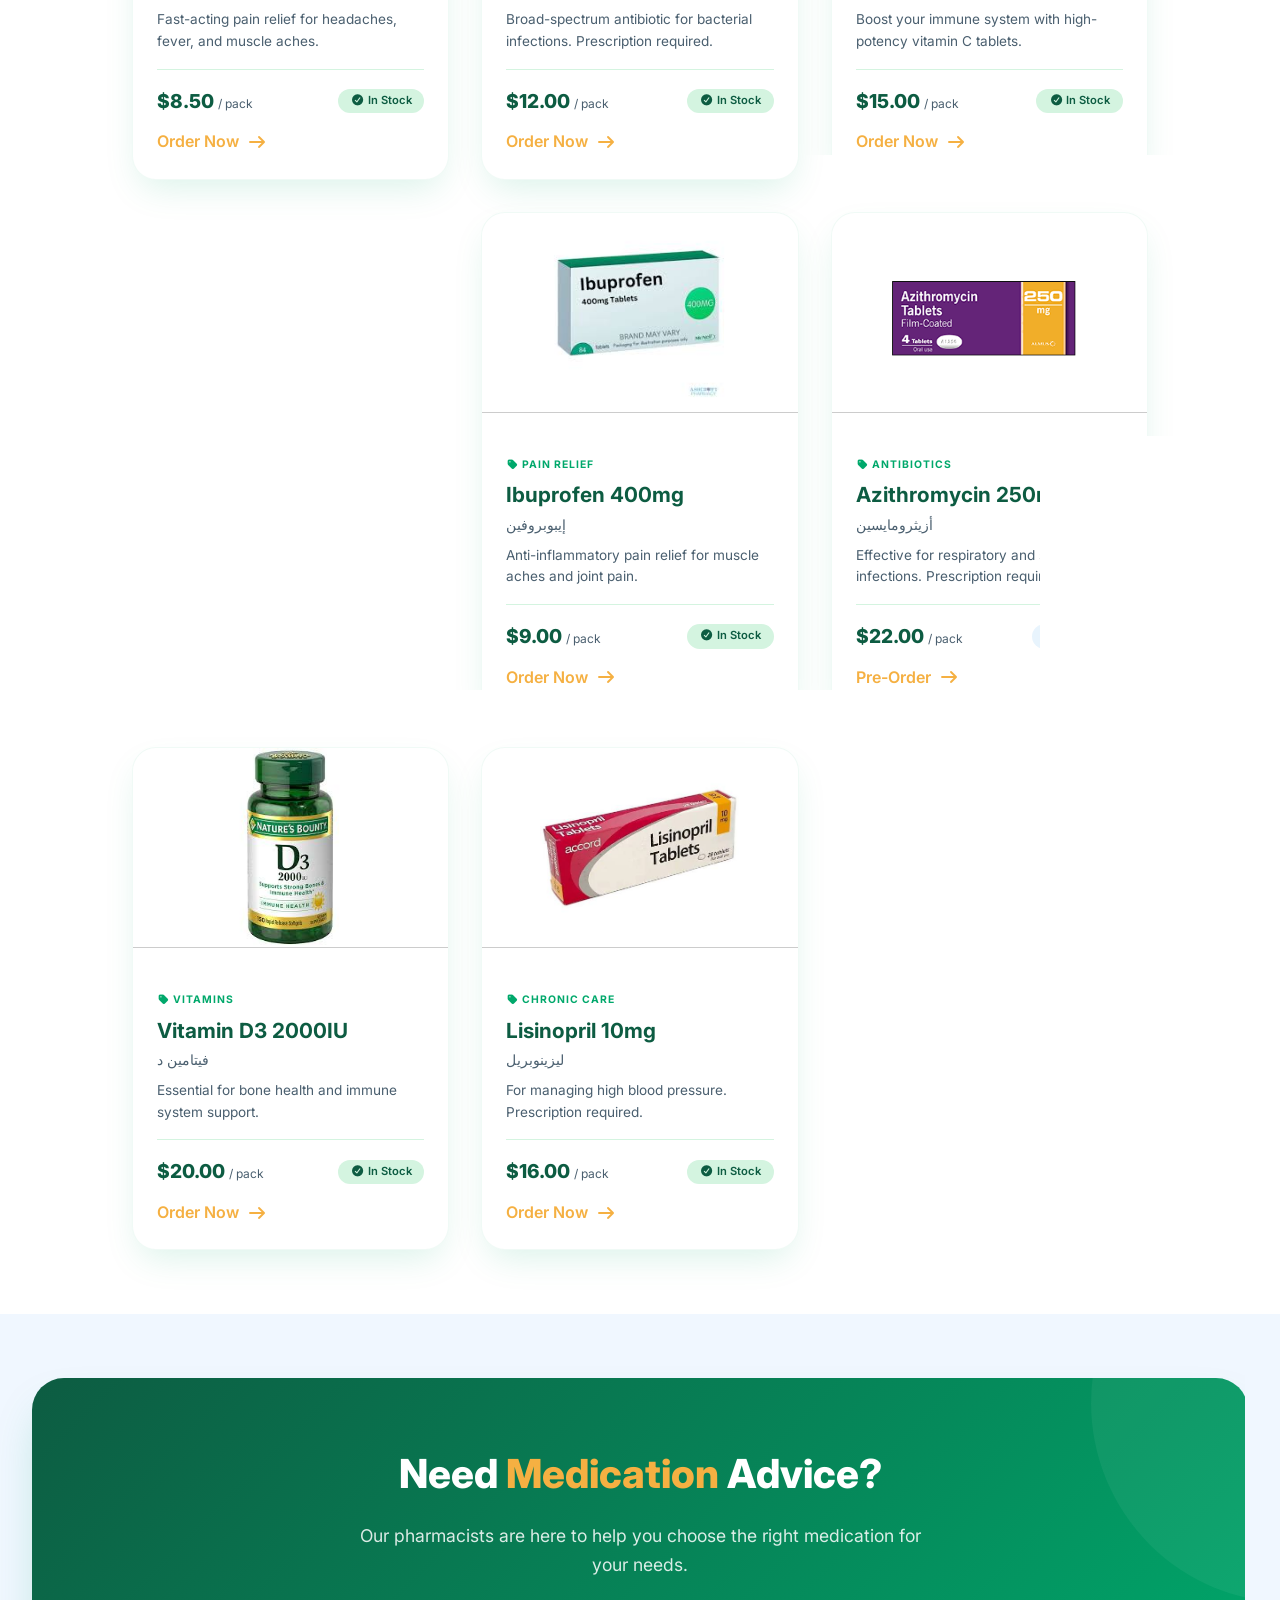
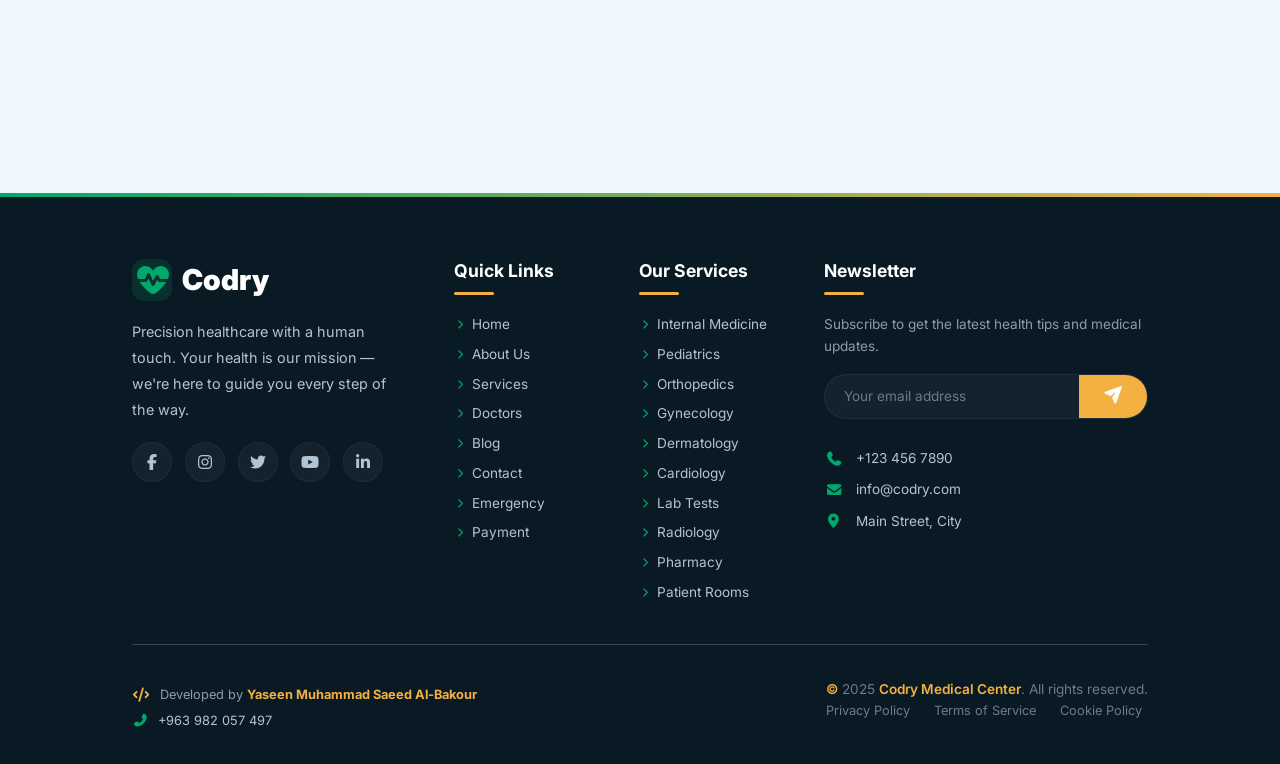
<file: pharmacy.html>
<!DOCTYPE html>
<html lang="en">
<head>
    <meta charset="UTF-8" />
    <meta name="viewport" content="width=device-width, initial-scale=1.0"/>
    <title>Codry - Pharmacy</title>
    <link rel="stylesheet" href="https://cdnjs.cloudflare.com/ajax/libs/font-awesome/6.4.0/css/all.min.css"/>
    <link href="https://fonts.googleapis.com/css2?family=Inter:wght@300;400;500;600;700;800;900&display=swap" rel="stylesheet"/>
    <link rel="stylesheet" href="css/pharmacy.css">
    <link rel="stylesheet" href="css/style.css">
    <link rel="stylesheet" href="css/all.min.css">
</head>
<body>

    <!-- ===== NAVIGATION ===== -->
    <nav class="navbar" id="navbar">
        <div class="container">
        <div class="nav-container">
            <a href="index.html" class="nav-logo">
                <i class="fas fa-heartbeat"></i> Codry
            </a>
            <ul class="nav-links" id="navLinks">
                <li><a href="index.html">Home</a></li>
                <li><a href="about.html">About</a></li>
                <li><a href="services.html">Services</a></li>
                <li class="dropdown" id="departmentsDropdown">
                    <a href="#">
                        Departments <i class="fas fa-chevron-down"></i>
                    </a>
                    <ul class="dropdown-menu">
                        <li><a href="doctors.html"><i class="fas fa-user-md"></i> Doctors</a></li>
                        <li><a href="medicai-test.html"><i class="fas fa-flask"></i> Lab Tests</a></li>
                        <li><a href="radiolagy.html"><i class="fas fa-x-ray"></i> Radiology</a></li>
                        <li><a href="pharmacy.html"><i class="fas fa-prescription-bottle"></i> Pharmacy</a></li>
                        <li><a href="room.html"><i class="fas fa-bed"></i> Rooms</a></li>
                        <li><a href="emergency-ambulance.html"><i class="fas fa-ambulance"></i> Emergency</a></li>
                    </ul>
                </li>
                
                <li><a href="blog.html">Blog</a></li>
                <li><a href="contact.html">Contact</a></li>
                <li><a href="payment.html">Payment</a></li>
                <li><a href="booking.html" class="nav-cta">Book Now</a></li>
            </ul>
            <button class="nav-toggle" id="navToggle">
                <i class="fas fa-bars"></i>
            </button>
        </div></div>
    </nav>

    <!-- ===== 1. HERO ===== -->
    <section class="hero">
        <div class="hero-shapes">
            <div class="shape shape-1"></div>
            <div class="shape shape-2"></div>
            <div class="shape shape-3"></div>
        </div>
        <div class="hero-container">
            <div class="hero-content animate-slide-left">
                <div class="hero-badge"><i class="fas fa-prescription-bottle"></i> Our Pharmacy</div>
                <h1>Your Health <br><span class="highlight">Starts Here</span></h1>
                <p class="hero-description">Quality medications, trusted brands, and expert advice — all in one place. Browse our extensive range of medicines.</p>
                <div class="hero-stats">
                    <div class="stat-item">
                        <div class="stat-number">500+</div>
                        <div class="stat-label">Medications</div>
                    </div>
                    <div class="stat-item">
                        <div class="stat-number">24/7</div>
                        <div class="stat-label">Pharmacy Access</div>
                    </div>
                    <div class="stat-item">
                        <div class="stat-number">98%</div>
                        <div class="stat-label">Availability</div>
                    </div>
                </div>
            </div>
            <div class="hero-image animate-slide-right">
                <div class="hero-image-card">
                    <i class="fas fa-prescription-bottle main-icon"></i>
                    <h3>Codry Pharmacy</h3>
                    <p>Trusted • Quality • Affordable</p>
                    <small class="small-text">📍 Your health, our priority</small>
                    <div class="floating-badge badge-1"><i class="fas fa-check-circle"></i> Trusted Brands</div>
                    <div class="floating-badge badge-2"><i class="fas fa-truck"></i> Fast Delivery</div>
                </div>
            </div>
        </div>
    </section>

    <!-- ===== 2. PHARMACY ===== -->
    <section class="pharmacy-section animate-fade-up">
        <div class="container">
        <div class="section-header animate-fade-up">
            <div class="sub">Medications</div>
            <h2>Available <span>Medicines</span></h2>
            <p>Browse our curated selection of quality medications for all your health needs.</p>
        </div>

        <!-- Tools -->
        <div class="pharmacy-tools animate-fade-up">
            <div class="search-box">
                <input type="text" placeholder="Search for a medication..." id="searchDrug" />
                <button onclick="searchDrug()"><i class="fas fa-search"></i></button>
            </div>
            <div class="filter-buttons">
                <button class="filter-btn active" data-filter="all">All</button>
                <button class="filter-btn" data-filter="pain"> Pain Relief</button>
                <button class="filter-btn" data-filter="antibiotic"> Antibiotics</button>
                <button class="filter-btn" data-filter="vitamin"> Vitamins</button>
                <button class="filter-btn" data-filter="chronic"> Chronic Care</button>
            </div>
        </div>

        <!-- Drugs Grid -->
        <div class="drugs-grid" id="drugsGrid">

            <!-- Drug 1 -->
            <div class="drug-card animate-fade-up delay-1" data-category="pain">
                <img src="img/pharmacy/1.png" class="drug-image" alt="Panadol" />
                <div class="drug-content">
                    <span class="drug-category"><i class="fas fa-tag"></i> Pain Relief</span>
                    <h3>Panadol Extra</h3>
                    <span class="drug-name-ar">بانادول إكسترا</span>
                    <p class="drug-desc">Fast-acting pain relief for headaches, fever, and muscle aches.</p>
                    <div class="drug-footer">
                        <span class="price">$8.50 <span>/ pack</span></span>
                        <span class="status in-stock"><i class="fas fa-check-circle"></i> In Stock</span>
                    </div>
                    <a href="#" class="btn-order">Order Now <i class="fas fa-arrow-right"></i></a>
                </div>
            </div>

            <!-- Drug 2 -->
            <div class="drug-card animate-fade-up delay-2" data-category="antibiotic">
                <img src="img/pharmacy/2.png" class="drug-image" alt="Amoxicillin" />
                <div class="drug-content">
                    <span class="drug-category"><i class="fas fa-tag"></i> Antibiotics</span>
                    <h3>Amoxicillin 500mg</h3>
                    <span class="drug-name-ar">أموكسيسيلين</span>
                    <p class="drug-desc">Broad-spectrum antibiotic for bacterial infections. Prescription required.</p>
                    <div class="drug-footer">
                        <span class="price">$12.00 <span>/ pack</span></span>
                        <span class="status in-stock"><i class="fas fa-check-circle"></i> In Stock</span>
                    </div>
                    <a href="#" class="btn-order">Order Now <i class="fas fa-arrow-right"></i></a>
                </div>
            </div>

            <!-- Drug 3 -->
            <div class="drug-card animate-fade-up delay-3" data-category="vitamin">
                <img src="img/pharmacy/3.png" class="drug-image" alt="Vitamin C" />
                <div class="drug-content">
                    <span class="drug-category"><i class="fas fa-tag"></i> Vitamins</span>
                    <h3>Vitamin C 1000mg</h3>
                    <span class="drug-name-ar">فيتامين سي</span>
                    <p class="drug-desc">Boost your immune system with high-potency vitamin C tablets.</p>
                    <div class="drug-footer">
                        <span class="price">$15.00 <span>/ pack</span></span>
                        <span class="status in-stock"><i class="fas fa-check-circle"></i> In Stock</span>
                    </div>
                    <a href="#" class="btn-order">Order Now <i class="fas fa-arrow-right"></i></a>
                </div>
            </div>

            <!-- Drug 4 -->
            <div class="drug-card animate-fade-up delay-4" data-category="chronic">
                <img src="img/pharmacy/4.png" class="drug-image" alt="Metformin" />
                <div class="drug-content">
                    <span class="drug-category"><i class="fas fa-tag"></i> Chronic Care</span>
                    <h3>Metformin 850mg</h3>
                    <span class="drug-name-ar">ميتفورمين</span>
                    <p class="drug-desc">For managing type 2 diabetes. Prescription required.</p>
                    <div class="drug-footer">
                        <span class="price">$18.50 <span>/ pack</span></span>
                        <span class="status out-of-stock"><i class="fas fa-times-circle"></i> Out of Stock</span>
                    </div>
                    <a href="#" class="btn-order">Notify Me <i class="fas fa-bell"></i></a>
                </div>
            </div>

            <!-- Drug 5 -->
            <div class="drug-card animate-fade-up delay-5" data-category="pain">
                <img src="img/pharmacy/5.png" class="drug-image" alt="Ibuprofen" />
                <div class="drug-content">
                    <span class="drug-category"><i class="fas fa-tag"></i> Pain Relief</span>
                    <h3>Ibuprofen 400mg</h3>
                    <span class="drug-name-ar">إيبوبروفين</span>
                    <p class="drug-desc">Anti-inflammatory pain relief for muscle aches and joint pain.</p>
                    <div class="drug-footer">
                        <span class="price">$9.00 <span>/ pack</span></span>
                        <span class="status in-stock"><i class="fas fa-check-circle"></i> In Stock</span>
                    </div>
                    <a href="#" class="btn-order">Order Now <i class="fas fa-arrow-right"></i></a>
                </div>
            </div>

            <!-- Drug 6 -->
            <div class="drug-card animate-fade-up delay-6" data-category="antibiotic">
                <img src="img/pharmacy/6.png" class="drug-image" alt="Azithromycin" />
                <div class="drug-content">
                    <span class="drug-category"><i class="fas fa-tag"></i> Antibiotics</span>
                    <h3>Azithromycin 250mg</h3>
                    <span class="drug-name-ar">أزيثرومايسين</span>
                    <p class="drug-desc">Effective for respiratory and skin infections. Prescription required.</p>
                    <div class="drug-footer">
                        <span class="price">$22.00 <span>/ pack</span></span>
                        <span class="status by-order"><i class="fas fa-clock"></i> By Order</span>
                    </div>
                    <a href="#" class="btn-order">Pre-Order <i class="fas fa-arrow-right"></i></a>
                </div>
            </div>

            <!-- Drug 7 -->
            <div class="drug-card animate-fade-up delay-7" data-category="vitamin">
                <img src="img/pharmacy/7.png" class="drug-image" alt="Vitamin D" />
                <div class="drug-content">
                    <span class="drug-category"><i class="fas fa-tag"></i> Vitamins</span>
                    <h3>Vitamin D3 2000IU</h3>
                    <span class="drug-name-ar">فيتامين د</span>
                    <p class="drug-desc">Essential for bone health and immune system support.</p>
                    <div class="drug-footer">
                        <span class="price">$20.00 <span>/ pack</span></span>
                        <span class="status in-stock"><i class="fas fa-check-circle"></i> In Stock</span>
                    </div>
                    <a href="#" class="btn-order">Order Now <i class="fas fa-arrow-right"></i></a>
                </div>
            </div>

            <!-- Drug 8 -->
            <div class="drug-card animate-fade-up delay-8" data-category="chronic">
                <img src="img/pharmacy/8.png" class="drug-image" alt="Lisinopril" />
                <div class="drug-content">
                    <span class="drug-category"><i class="fas fa-tag"></i> Chronic Care</span>
                    <h3>Lisinopril 10mg</h3>
                    <span class="drug-name-ar">ليزينوبريل</span>
                    <p class="drug-desc">For managing high blood pressure. Prescription required.</p>
                    <div class="drug-footer">
                        <span class="price">$16.00 <span>/ pack</span></span>
                        <span class="status in-stock"><i class="fas fa-check-circle"></i> In Stock</span>
                    </div>
                    <a href="#" class="btn-order">Order Now <i class="fas fa-arrow-right"></i></a>
                </div>
            </div>

        </div></div>
    </section>

    <!-- ===== 3. CTA ===== -->
    <section class="cta-section">
        <div class="cta-box animate-fade-up">
            <h2>Need <span>Medication</span> Advice?</h2>
            <p>Our pharmacists are here to help you choose the right medication for your needs.</p>
            <a href="#" class="btn-white"><i class="fas fa-phone"></i> Contact Pharmacist</a>
        </div>
    </section>

    <!-- ===== FOOTER ===== -->
    <footer class="footer">
        <div class="container">
        <div class="footer-container">
            <!-- Column 1: Brand -->
            <div class="footer-col">
                <div class="footer-logo">
                    <i class="fas fa-heartbeat"></i> Codry
                </div>
                <p class="footer-desc">
                    Precision healthcare with a human touch. Your health is our mission —
                    we're here to guide you every step of the way.
                </p>
                <div class="footer-social">
                    <a href="#"><i class="fab fa-facebook-f"></i></a>
                    <a href="#"><i class="fab fa-instagram"></i></a>
                    <a href="#"><i class="fab fa-twitter"></i></a>
                    <a href="#"><i class="fab fa-youtube"></i></a>
                    <a href="#"><i class="fab fa-linkedin-in"></i></a>
                </div>
            </div>

            <!-- Column 2: Quick Links -->
            <div class="footer-col">
                <h4>Quick Links</h4>
                <ul class="footer-links">
                    <li><a href="index.html"><i class="fas fa-chevron-right"></i> Home</a></li>
                    <li><a href="about.html"><i class="fas fa-chevron-right"></i> About Us</a></li>
                    <li><a href="services.html"><i class="fas fa-chevron-right"></i> Services</a></li>
                    <li><a href="doctors.html"><i class="fas fa-chevron-right"></i> Doctors</a></li>
                    <li><a href="blog.html"><i class="fas fa-chevron-right"></i> Blog</a></li>
                    <li><a href="contact.html"><i class="fas fa-chevron-right"></i> Contact</a></li>
                    <li><a href="emergency-ambulance.html"><i class="fas fa-chevron-right"></i> Emergency</a></li>
                    <li><a href="payment.html"><i class="fas fa-chevron-right"></i> Payment</a></li>
                </ul>
            </div>

            <!-- Column 3: Services -->
            <div class="footer-col">
                <h4>Our Services</h4>
                <ul class="footer-links">
                    <li><a href="services.html"><i class="fas fa-chevron-right"></i> Internal Medicine</a></li>
                    <li><a href="services.html"><i class="fas fa-chevron-right"></i> Pediatrics</a></li>
                    <li><a href="services.html"><i class="fas fa-chevron-right"></i> Orthopedics</a></li>
                    <li><a href="services.html"><i class="fas fa-chevron-right"></i> Gynecology</a></li>
                    <li><a href="services.html"><i class="fas fa-chevron-right"></i> Dermatology</a></li>
                    <li><a href="services.html"><i class="fas fa-chevron-right"></i> Cardiology</a></li>
                    <li><a href="medicai-test.html"><i class="fas fa-chevron-right"></i> Lab Tests</a></li>
                    <li><a href="radiolagy.html"><i class="fas fa-chevron-right"></i> Radiology</a></li>
                    <li><a href="pharmacy.html"><i class="fas fa-chevron-right"></i> Pharmacy</a></li>
                    <li><a href="room.html"><i class="fas fa-chevron-right"></i> Patient Rooms</a></li>
                </ul>
            </div>

            <!-- Column 4: Newsletter + Contact + Developer -->
            <div class="footer-col">
                <h4>Newsletter</h4>
                <p class="newsletter-text">Subscribe to get the latest health tips and medical updates.</p>
                <form class="newsletter-form" id="newsletterForm">
                    <div class="newsletter-group">
                        <input type="email" placeholder="Your email address" required />
                        <button type="submit"><i class="fas fa-paper-plane"></i></button>
                    </div>
                </form>

                <div class="footer-contact">
                    <div class="contact-item">
                        <i class="fas fa-phone"></i>
                        <span>+123 456 7890</span>
                    </div>
                    <div class="contact-item">
                        <i class="fas fa-envelope"></i>
                        <span>info@codry.com</span>
                    </div>
                    <div class="contact-item">
                        <i class="fas fa-map-marker-alt"></i>
                        <span>Main Street, City</span>
                    </div>
                </div>

                <!-- Developer Info -->
            </div>
        </div>

        <!-- Bottom Bar -->
        <div class="footer-bottom">
            <div class="footer-dev">
                <!-- <div class="dev-divider"></div> -->
                <div class="dev-info">
                    <i class="fas fa-code"></i>
                    <span>Developed by <strong>Yaseen Muhammad Saeed Al-Bakour</strong></span>
                </div>
                <div class="dev-contact">
                    <i class="fas fa-phone-alt"></i>
                    <a href="tel:+963982057497">+963 982 057 497</a>
                </div>
            </div>
            <div class="footer-bottom-container">
                <p><span>&copy;</span> 2025 <span>Codry Medical Center</span>. All rights reserved.</p>
                <div class="footer-bottom-links">
                    <a href="#">Privacy Policy</a>
                    <a href="#">Terms of Service</a>
                    <a href="#">Cookie Policy</a>
                </div>
            </div>
        </div></div>
    </footer>

    <!-- ===== SCROLL TO TOP ===== -->
    <button class="scroll-top" id="scrollTop"><i class="fas fa-arrow-up"></i></button>

    <!-- ===== JAVASCRIPT ===== -->
    <script>
        document.getElementById('navToggle').addEventListener('click', function() {
            document.getElementById('navLinks').classList.toggle('active');
        });

        const scrollBtn = document.getElementById('scrollTop');
        window.addEventListener('scroll', function() {
            if (window.scrollY > 300) {
                scrollBtn.classList.add('show');
            } else {
                scrollBtn.classList.remove('show');
            }
        });
        scrollBtn.addEventListener('click', function() {
            window.scrollTo({ top: 0, behavior: 'smooth' });
        });

        // ===== FILTER =====
        const filterBtns = document.querySelectorAll('.filter-btn');
        const drugCards = document.querySelectorAll('.drug-card');

        filterBtns.forEach(btn => {
            btn.addEventListener('click', function() {
                filterBtns.forEach(b => b.classList.remove('active'));
                this.classList.add('active');

                const filter = this.dataset.filter;

                drugCards.forEach(card => {
                    const category = card.dataset.category;
                    if (filter === 'all' || category === filter) {
                        card.style.display = 'flex';
                        card.style.animation = 'fadeUp 0.6s ease forwards';
                    } else {
                        card.style.display = 'none';
                    }
                });
            });
        });

        // ===== SEARCH =====
        function searchDrug() {
            const query = document.getElementById('searchDrug').value.toLowerCase().trim();
            const cards = document.querySelectorAll('.drug-card');

            cards.forEach(card => {
                const name = card.querySelector('h3').textContent.toLowerCase();
                const nameAr = card.querySelector('.drug-name-ar').textContent.toLowerCase();
                const desc = card.querySelector('.drug-desc').textContent.toLowerCase();

                if (name.includes(query) || nameAr.includes(query) || desc.includes(query) || query === '') {
                    card.style.display = 'flex';
                    card.style.animation = 'fadeUp 0.6s ease forwards';
                } else {
                    card.style.display = 'none';
                }
            });
        }

        document.getElementById('searchDrug').addEventListener('keypress', function(e) {
            if (e.key === 'Enter') searchDrug();
        });

        // ===== NEWSLETTER =====
        document.getElementById('newsletterForm').addEventListener('submit', function(e) {
            e.preventDefault();
            alert('Thank you for subscribing to our newsletter!');
            this.reset();
        });

        // ===== SCROLL ANIMATION =====
        document.addEventListener('DOMContentLoaded', function() {
            const observer = new IntersectionObserver((entries) => {
                entries.forEach(entry => {
                    if (entry.isIntersecting) {
                        entry.target.style.opacity = '1';
                        entry.target.style.transform = 'translateY(0)';
                    }
                });
            }, { threshold: 0.1 });

            document.querySelectorAll('.animate-fade-up, .animate-slide-left, .animate-slide-right')
                .forEach(el => {
                    el.style.opacity = '0';
                    el.style.transform = 'translateY(30px)';
                    observer.observe(el);
                });
        });
    </script>

</body>
</html>
</file>
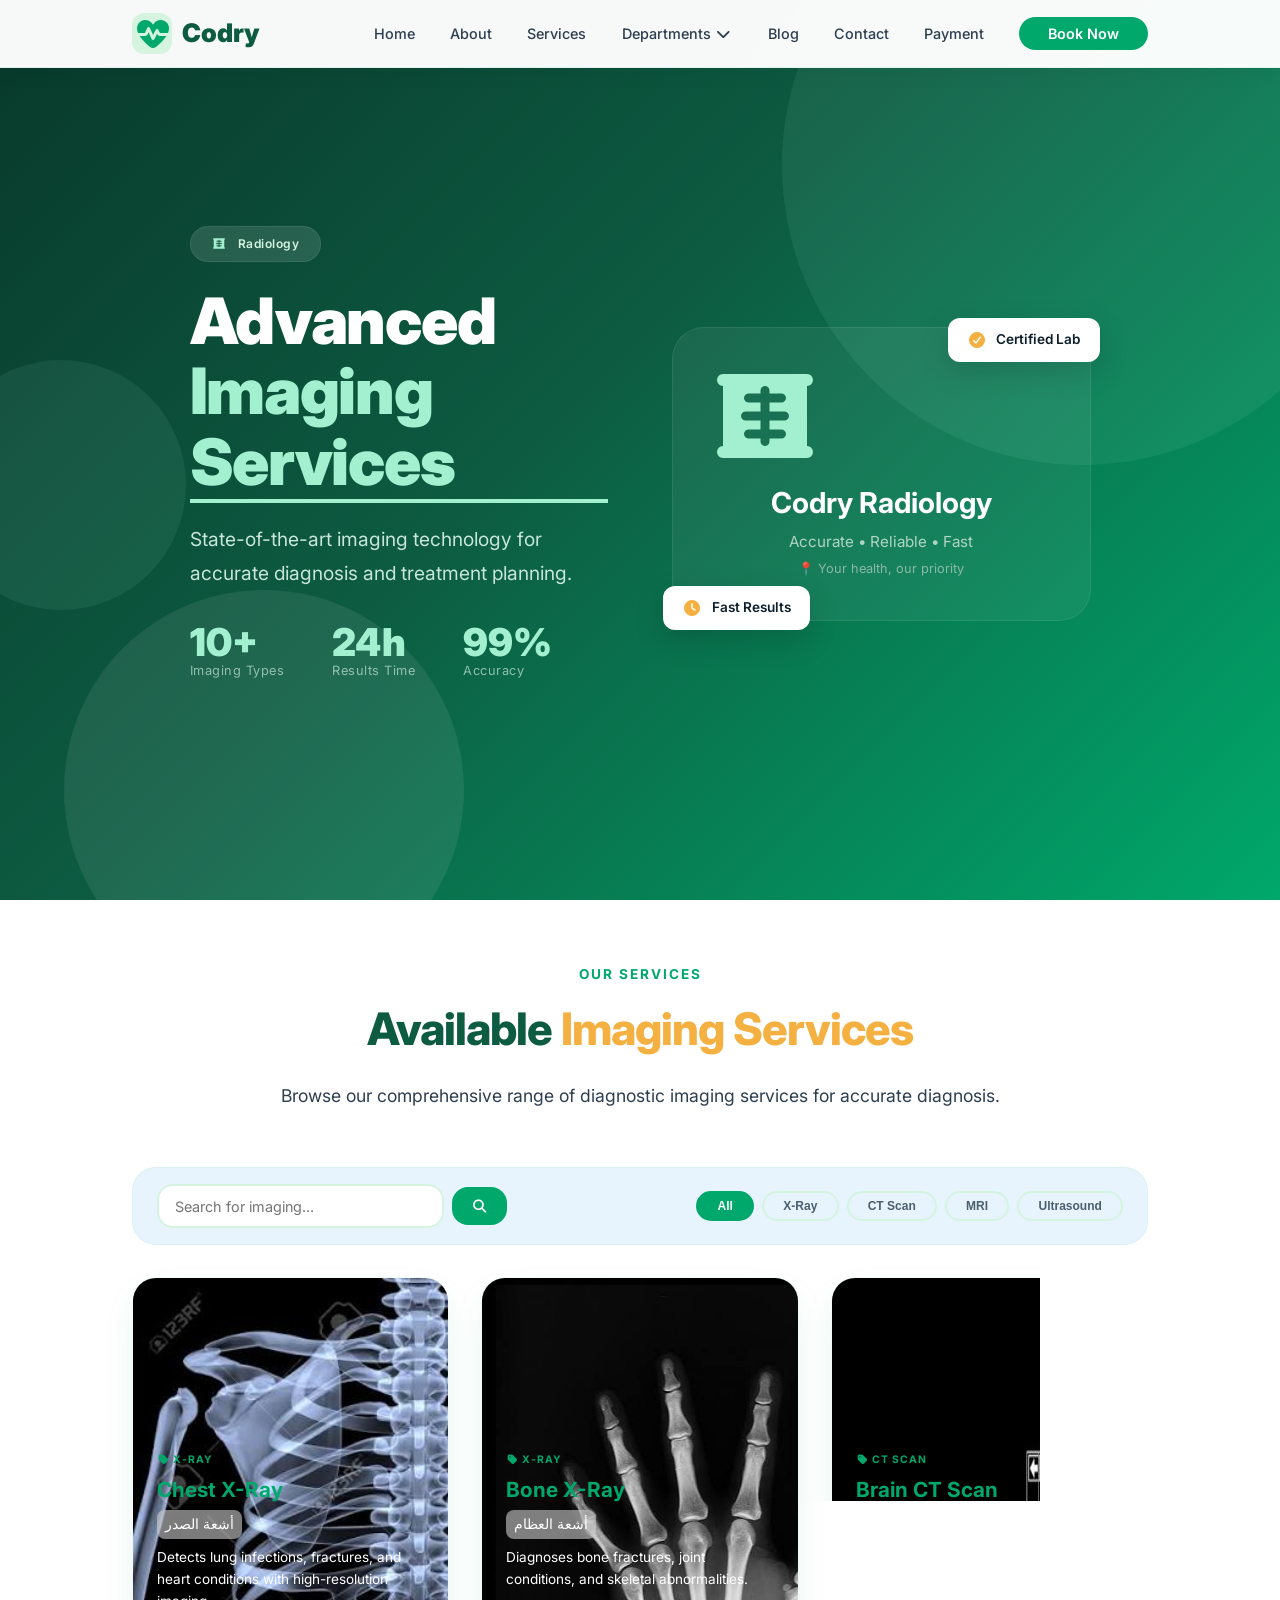
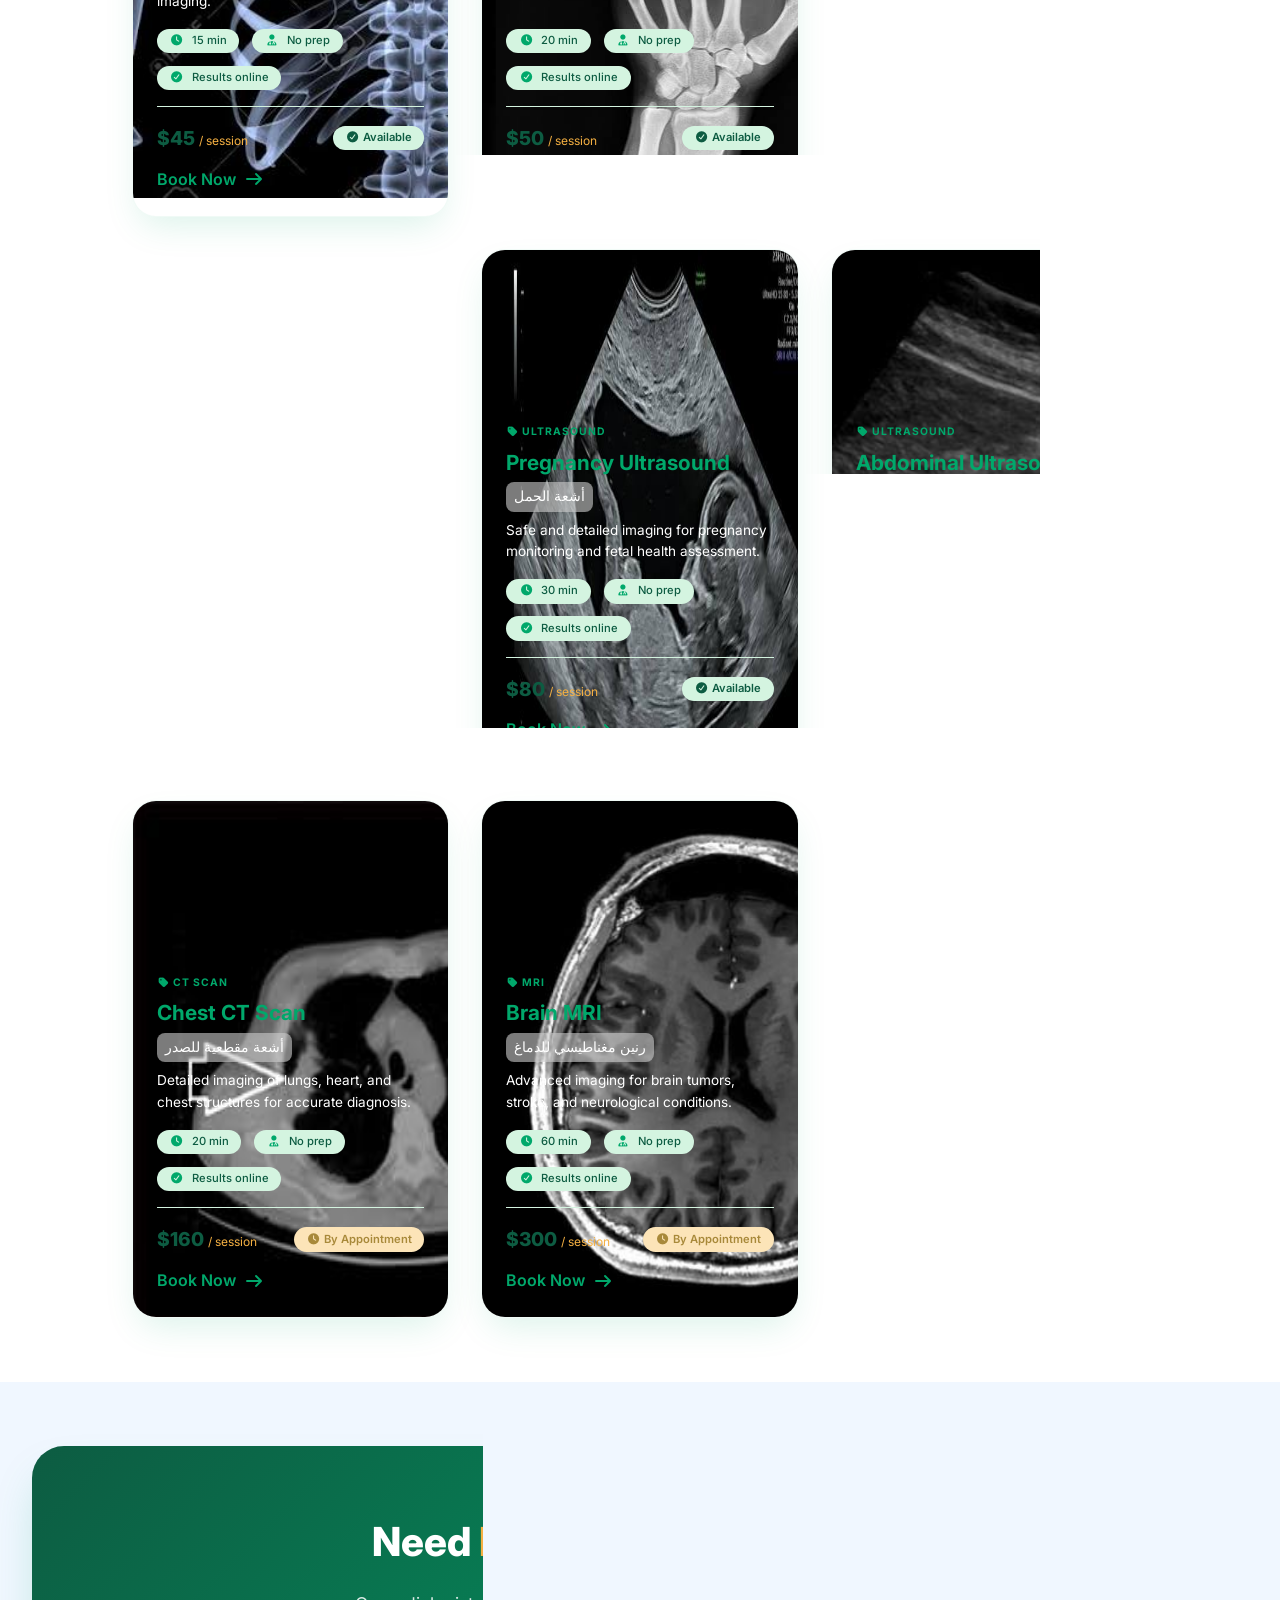
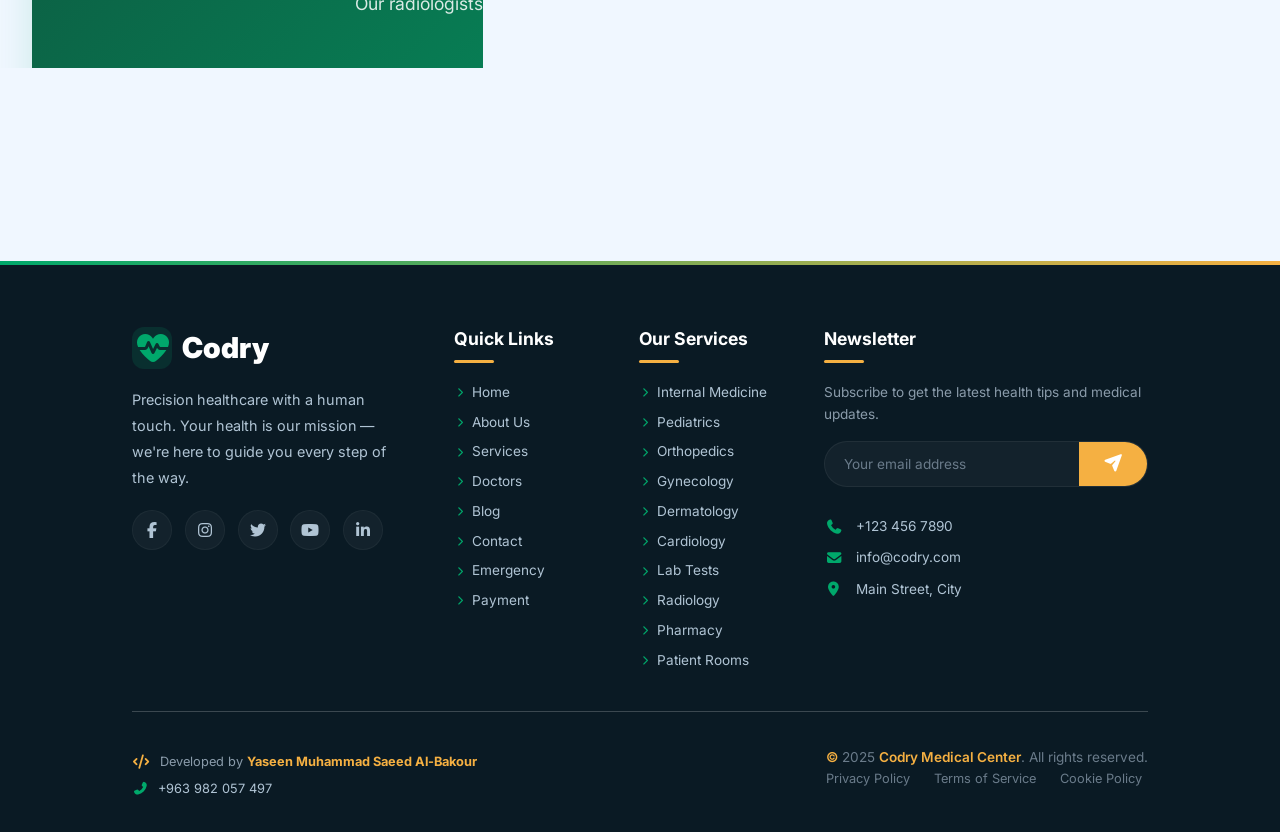
<file: radiolagy.html>
<!DOCTYPE html>
<html lang="en">
<head>
    <meta charset="UTF-8" />
    <meta name="viewport" content="width=device-width, initial-scale=1.0"/>
    <title>Codry - Radiology</title>
    <link rel="stylesheet" href="https://cdnjs.cloudflare.com/ajax/libs/font-awesome/6.4.0/css/all.min.css"/>
    <link href="https://fonts.googleapis.com/css2?family=Inter:wght@300;400;500;600;700;800;900&display=swap" rel="stylesheet"/>
    <link rel="stylesheet" href="css/radiolagy.css">
    <link rel="stylesheet" href="css/style.css">
    <link rel="stylesheet" href="css/all.min.css">
</head>
<body>

    <!-- ===== NAVIGATION ===== -->
    <nav class="navbar" id="navbar">
        <div class="container">
        <div class="nav-container">
            <a href="index.html" class="nav-logo">
                <i class="fas fa-heartbeat"></i> Codry
            </a>
            <ul class="nav-links" id="navLinks">
                <li><a href="index.html">Home</a></li>
                <li><a href="about.html">About</a></li>
                <li><a href="services.html">Services</a></li>
                <li class="dropdown" id="departmentsDropdown">
                    <a href="#">
                        Departments <i class="fas fa-chevron-down"></i>
                    </a>
                    <ul class="dropdown-menu">
                        <li><a href="doctors.html"><i class="fas fa-user-md"></i> Doctors</a></li>
                        <li><a href="medicai-test.html"><i class="fas fa-flask"></i> Lab Tests</a></li>
                        <li><a href="radiolagy.html"><i class="fas fa-x-ray"></i> Radiology</a></li>
                        <li><a href="pharmacy.html"><i class="fas fa-prescription-bottle"></i> Pharmacy</a></li>
                        <li><a href="room.html"><i class="fas fa-bed"></i> Rooms</a></li>
                        <li><a href="emergency-ambulance.html"><i class="fas fa-ambulance"></i> Emergency</a></li>
                    </ul>
                </li>
                
                <li><a href="blog.html">Blog</a></li>
                <li><a href="contact.html">Contact</a></li>
                <li><a href="payment.html">Payment</a></li>
                <li><a href="booking.html" class="nav-cta">Book Now</a></li>
            </ul>
            <button class="nav-toggle" id="navToggle">
                <i class="fas fa-bars"></i>
            </button>
        </div></div>
    </nav>

    <!-- ===== 1. HERO ===== -->
    <section class="hero">
        <div class="hero-shapes">
            <div class="shape shape-1"></div>
            <div class="shape shape-2"></div>
            <div class="shape shape-3"></div>
        </div>
        <div class="hero-container">
            <div class="hero-content animate-slide-left">
                <div class="hero-badge"><i class="fas fa-x-ray"></i> Radiology</div>
                <h1>Advanced <br><span class="highlight">Imaging Services</span></h1>
                <p class="hero-description">State-of-the-art imaging technology for accurate diagnosis and treatment planning.</p>
                <div class="hero-stats">
                    <div class="stat-item">
                        <div class="stat-number">10+</div>
                        <div class="stat-label">Imaging Types</div>
                    </div>
                    <div class="stat-item">
                        <div class="stat-number">24h</div>
                        <div class="stat-label">Results Time</div>
                    </div>
                    <div class="stat-item">
                        <div class="stat-number">99%</div>
                        <div class="stat-label">Accuracy</div>
                    </div>
                </div>
            </div>
            <div class="hero-image animate-slide-right">
                <div class="hero-image-card">
                    <i class="fas fa-x-ray main-icon"></i>
                    <h3>Codry Radiology</h3>
                    <p>Accurate • Reliable • Fast</p>
                    <small class="small-text">📍 Your health, our priority</small>
                    <div class="floating-badge badge-1"><i class="fas fa-check-circle"></i> Certified Lab</div>
                    <div class="floating-badge badge-2"><i class="fas fa-clock"></i> Fast Results</div>
                </div>
            </div>
        </div>
    </section>

    <!-- ===== 2. RADIOLOGY ===== -->
    <section class="radiology-section animate-fade-up">
        <div class="container">
        <div class="section-header animate-fade-up">
            <div class="sub">Our Services</div>
            <h2>Available <span>Imaging Services</span></h2>
            <p>Browse our comprehensive range of diagnostic imaging services for accurate diagnosis.</p>
        </div>

        <!-- Tools -->
        <div class="radiology-tools animate-fade-up">
            <div class="search-box">
                <input type="text" placeholder="Search for imaging..." id="searchRadiology" />
                <button onclick="searchRadiology()"><i class="fas fa-search"></i></button>
            </div>
            <div class="filter-buttons">
                <button class="filter-btn active" data-filter="all">All</button>
                <button class="filter-btn" data-filter="xray"> X-Ray</button>
                <button class="filter-btn" data-filter="ct"> CT Scan</button>
                <button class="filter-btn" data-filter="mri"> MRI</button>
                <button class="filter-btn" data-filter="ultrasound"> Ultrasound</button>
            </div>
        </div>

        <!-- Radiology Grid -->
        <div class="radiology-grid" id="radiologyGrid">

            <!-- 1 -->
            <div class="radiology-card animate-fade-up delay-1" data-category="xray">    
                <div class="radiology-icon"><img height="520" src="img/radiolagy/r1.png" alt=""></div>
                <div class="radiology-content">
                    <span class="radiology-category"><i class="fas fa-tag"></i> X-Ray</span>
                    <h3>Chest X-Ray</h3>
                    <span class="radiology-name-ar">أشعة الصدر</span>
                    <p class="radiology-desc">Detects lung infections, fractures, and heart conditions with high-resolution imaging.</p>
                    <div class="radiology-details">
                        <span><i class="fas fa-clock"></i> 15 min</span>
                        <span><i class="fas fa-user-md"></i> No prep</span>
                        <span><i class="fas fa-check-circle"></i> Results online</span>
                    </div>
                    <div class="radiology-footer">
                        <span class="price">$45 <span>/ session</span></span>
                        <span class="status available"><i class="fas fa-check-circle"></i> Available</span>
                    </div>
                    <a href="#" class="btn-book">Book Now <i class="fas fa-arrow-right"></i></a>
                </div>
            </div>

            <!-- 2 -->
            <div class="radiology-card animate-fade-up delay-2" data-category="xray">
                <div class="radiology-icon"><img height="520" src="img/radiolagy/r2.png" alt=""></div>
                <div class="radiology-content">
                    <span class="radiology-category"><i class="fas fa-tag"></i> X-Ray</span>
                    <h3>Bone X-Ray</h3>
                    <span class="radiology-name-ar">أشعة العظام</span>
                    <p class="radiology-desc">Diagnoses bone fractures, joint conditions, and skeletal abnormalities.</p>
                    <div class="radiology-details">
                        <span><i class="fas fa-clock"></i> 20 min</span>
                        <span><i class="fas fa-user-md"></i> No prep</span>
                        <span><i class="fas fa-check-circle"></i> Results online</span>
                    </div>
                    <div class="radiology-footer">
                        <span class="price">$50 <span>/ session</span></span>
                        <span class="status available"><i class="fas fa-check-circle"></i> Available</span>
                    </div>
                    <a href="#" class="btn-book">Book Now <i class="fas fa-arrow-right"></i></a>
                </div>
            </div>

            <!-- 3 -->
            <div class="radiology-card animate-fade-up delay-3" data-category="ct">
                <div class="radiology-icon"><img height="520" width="350" src="img/radiolagy/r3.png" alt=""></div>
                <div class="radiology-content">
                    <span class="radiology-category"><i class="fas fa-tag"></i> CT Scan</span>
                    <h3>Brain CT Scan</h3>
                    <span class="radiology-name-ar">أشعة مقطعية للدماغ</span>
                    <p class="radiology-desc">Detects tumors, bleeding, and structural abnormalities in the brain.</p>
                    <div class="radiology-details">
                        <span><i class="fas fa-clock"></i> 30 min</span>
                        <span><i class="fas fa-user-md"></i> No prep</span>
                        <span><i class="fas fa-check-circle"></i> Results online</span>
                    </div>
                    <div class="radiology-footer">
                        <span class="price">$180 <span>/ session</span></span>
                        <span class="status available"><i class="fas fa-check-circle"></i> Available</span>
                    </div>
                    <a href="#" class="btn-book">Book Now <i class="fas fa-arrow-right"></i></a>
                </div>
            </div>

            <!-- 4 -->
            <div class="radiology-card animate-fade-up delay-4" data-category="mri">
                <div class="radiology-icon"><img height="520" src="img/radiolagy/r4.png" alt=""></div>
                <div class="radiology-content">
                    <span class="radiology-category"><i class="fas fa-tag"></i> MRI</span>
                    <h3>Knee MRI</h3>
                    <span class="radiology-name-ar">رنين مغناطيسي للركبة</span>
                    <p class="radiology-desc">Detailed imaging of knee ligaments, cartilage, and soft tissue injuries.</p>
                    <div class="radiology-details">
                        <span><i class="fas fa-clock"></i> 45 min</span>
                        <span><i class="fas fa-user-md"></i> No prep</span>
                        <span><i class="fas fa-check-circle"></i> Results online</span>
                    </div>
                    <div class="radiology-footer">
                        <span class="price">$250 <span>/ session</span></span>
                        <span class="status available"><i class="fas fa-check-circle"></i> Available</span>
                    </div>
                    <a href="#" class="btn-book">Book Now <i class="fas fa-arrow-right"></i></a>
                </div>
            </div>

            <!-- 5 -->
            <div class="radiology-card animate-fade-up delay-5" data-category="ultrasound">
                <div class="radiology-icon"><img height="520" width="350" src="img/radiolagy/r5.png" alt=""></div>
                <div class="radiology-content">
                    <span class="radiology-category"><i class="fas fa-tag"></i> Ultrasound</span>
                    <h3>Pregnancy Ultrasound</h3>
                    <span class="radiology-name-ar">أشعة الحمل</span>
                    <p class="radiology-desc">Safe and detailed imaging for pregnancy monitoring and fetal health assessment.</p>
                    <div class="radiology-details">
                        <span><i class="fas fa-clock"></i> 30 min</span>
                        <span><i class="fas fa-user-md"></i> No prep</span>
                        <span><i class="fas fa-check-circle"></i> Results online</span>
                    </div>
                    <div class="radiology-footer">
                        <span class="price">$80 <span>/ session</span></span>
                        <span class="status available"><i class="fas fa-check-circle"></i> Available</span>
                    </div>
                    <a href="#" class="btn-book">Book Now <i class="fas fa-arrow-right"></i></a>
                </div>
            </div>

            <!-- 6 -->
            <div class="radiology-card animate-fade-up delay-6" data-category="ultrasound">
                <div class="radiology-icon"><img height="520" src="img/radiolagy/r6.png" alt=""></div>
                <div class="radiology-content">
                    <span class="radiology-category"><i class="fas fa-tag"></i> Ultrasound</span>
                    <h3>Abdominal Ultrasound</h3>
                    <span class="radiology-name-ar">أشعة البطن</span>
                    <p class="radiology-desc">Examines liver, kidneys, gallbladder, and other abdominal organs.</p>
                    <div class="radiology-details">
                        <span><i class="fas fa-clock"></i> 25 min</span>
                        <span><i class="fas fa-user-md"></i> Fasting required</span>
                        <span><i class="fas fa-check-circle"></i> Results online</span>
                    </div>
                    <div class="radiology-footer">
                        <span class="price">$95 <span>/ session</span></span>
                        <span class="status available"><i class="fas fa-check-circle"></i> Available</span>
                    </div>
                    <a href="#" class="btn-book">Book Now <i class="fas fa-arrow-right"></i></a>
                </div>
            </div>

            <!-- 7 -->
            <div class="radiology-card animate-fade-up delay-7" data-category="ct">
                <div class="radiology-icon"><img height="520" width="500" src="img/radiolagy/r7.png" alt=""></div>
                <div class="radiology-content">
                    <span class="radiology-category"><i class="fas fa-tag"></i> CT Scan</span>
                    <h3>Chest CT Scan</h3>
                    <span class="radiology-name-ar">أشعة مقطعية للصدر</span>
                    <p class="radiology-desc">Detailed imaging of lungs, heart, and chest structures for accurate diagnosis.</p>
                    <div class="radiology-details">
                        <span><i class="fas fa-clock"></i> 20 min</span>
                        <span><i class="fas fa-user-md"></i> No prep</span>
                        <span><i class="fas fa-check-circle"></i> Results online</span>
                    </div>
                    <div class="radiology-footer">
                        <span class="price">$160 <span>/ session</span></span>
                        <span class="status by-appointment"><i class="fas fa-clock"></i> By Appointment</span>
                    </div>
                    <a href="#" class="btn-book">Book Now <i class="fas fa-arrow-right"></i></a>
                </div>
            </div>

            <!-- 8 -->
            <div class="radiology-card animate-fade-up delay-8" data-category="mri">
                <div class="radiology-icon"><img height="520" width="" src="img/radiolagy/r8.png" alt=""></div>
                <div class="radiology-content">
                    <span class="radiology-category"><i class="fas fa-tag"></i> MRI</span>
                    <h3>Brain MRI</h3>
                    <span class="radiology-name-ar">رنين مغناطيسي للدماغ</span>
                    <p class="radiology-desc">Advanced imaging for brain tumors, stroke, and neurological conditions.</p>
                    <div class="radiology-details">
                        <span><i class="fas fa-clock"></i> 60 min</span>
                        <span><i class="fas fa-user-md"></i> No prep</span>
                        <span><i class="fas fa-check-circle"></i> Results online</span>
                    </div>
                    <div class="radiology-footer">
                        <span class="price">$300 <span>/ session</span></span>
                        <span class="status by-appointment"><i class="fas fa-clock"></i> By Appointment</span>
                    </div>
                    <a href="#" class="btn-book">Book Now <i class="fas fa-arrow-right"></i></a>
                </div>
            </div>

        </div></div>
    </section>

    <!-- ===== 3. CTA ===== -->
    <section class="cta-section">
        <div class="cta-box animate-fade-up">
            <h2>Need <span>Imaging</span> Consultation?</h2>
            <p>Our radiologists are here to help you choose the right imaging for your health needs.</p>
            <a href="#" class="btn-white"><i class="fas fa-phone"></i> Contact Radiology</a>
        </div>
    </section>

    <!-- ===== FOOTER ===== -->
    <footer class="footer">
        <div class="container">
        <div class="footer-container">
            <!-- Column 1: Brand -->
            <div class="footer-col">
                <div class="footer-logo">
                    <i class="fas fa-heartbeat"></i> Codry
                </div>
                <p class="footer-desc">
                    Precision healthcare with a human touch. Your health is our mission —
                    we're here to guide you every step of the way.
                </p>
                <div class="footer-social">
                    <a href="#"><i class="fab fa-facebook-f"></i></a>
                    <a href="#"><i class="fab fa-instagram"></i></a>
                    <a href="#"><i class="fab fa-twitter"></i></a>
                    <a href="#"><i class="fab fa-youtube"></i></a>
                    <a href="#"><i class="fab fa-linkedin-in"></i></a>
                </div>
            </div>

            <!-- Column 2: Quick Links -->
            <div class="footer-col">
                <h4>Quick Links</h4>
                <ul class="footer-links">
                    <li><a href="index.html"><i class="fas fa-chevron-right"></i> Home</a></li>
                    <li><a href="about.html"><i class="fas fa-chevron-right"></i> About Us</a></li>
                    <li><a href="services.html"><i class="fas fa-chevron-right"></i> Services</a></li>
                    <li><a href="doctors.html"><i class="fas fa-chevron-right"></i> Doctors</a></li>
                    <li><a href="blog.html"><i class="fas fa-chevron-right"></i> Blog</a></li>
                    <li><a href="contact.html"><i class="fas fa-chevron-right"></i> Contact</a></li>
                    <li><a href="emergency-ambulance.html"><i class="fas fa-chevron-right"></i> Emergency</a></li>
                    <li><a href="payment.html"><i class="fas fa-chevron-right"></i> Payment</a></li>
                </ul>
            </div>

            <!-- Column 3: Services -->
            <div class="footer-col">
                <h4>Our Services</h4>
                <ul class="footer-links">
                    <li><a href="services.html"><i class="fas fa-chevron-right"></i> Internal Medicine</a></li>
                    <li><a href="services.html"><i class="fas fa-chevron-right"></i> Pediatrics</a></li>
                    <li><a href="services.html"><i class="fas fa-chevron-right"></i> Orthopedics</a></li>
                    <li><a href="services.html"><i class="fas fa-chevron-right"></i> Gynecology</a></li>
                    <li><a href="services.html"><i class="fas fa-chevron-right"></i> Dermatology</a></li>
                    <li><a href="services.html"><i class="fas fa-chevron-right"></i> Cardiology</a></li>
                    <li><a href="medicai-test.html"><i class="fas fa-chevron-right"></i> Lab Tests</a></li>
                    <li><a href="radiolagy.html"><i class="fas fa-chevron-right"></i> Radiology</a></li>
                    <li><a href="pharmacy.html"><i class="fas fa-chevron-right"></i> Pharmacy</a></li>
                    <li><a href="room.html"><i class="fas fa-chevron-right"></i> Patient Rooms</a></li>
                </ul>
            </div>

            <!-- Column 4: Newsletter + Contact + Developer -->
            <div class="footer-col">
                <h4>Newsletter</h4>
                <p class="newsletter-text">Subscribe to get the latest health tips and medical updates.</p>
                <form class="newsletter-form" id="newsletterForm">
                    <div class="newsletter-group">
                        <input type="email" placeholder="Your email address" required />
                        <button type="submit"><i class="fas fa-paper-plane"></i></button>
                    </div>
                </form>

                <div class="footer-contact">
                    <div class="contact-item">
                        <i class="fas fa-phone"></i>
                        <span>+123 456 7890</span>
                    </div>
                    <div class="contact-item">
                        <i class="fas fa-envelope"></i>
                        <span>info@codry.com</span>
                    </div>
                    <div class="contact-item">
                        <i class="fas fa-map-marker-alt"></i>
                        <span>Main Street, City</span>
                    </div>
                </div>

                <!-- Developer Info -->
            </div>
        </div>

        <!-- Bottom Bar -->
        <div class="footer-bottom">
            <div class="footer-dev">
                <!-- <div class="dev-divider"></div> -->
                <div class="dev-info">
                    <i class="fas fa-code"></i>
                    <span>Developed by <strong>Yaseen Muhammad Saeed Al-Bakour</strong></span>
                </div>
                <div class="dev-contact">
                    <i class="fas fa-phone-alt"></i>
                    <a href="tel:+963982057497">+963 982 057 497</a>
                </div>
            </div>
            <div class="footer-bottom-container">
                <p><span>&copy;</span> 2025 <span>Codry Medical Center</span>. All rights reserved.</p>
                <div class="footer-bottom-links">
                    <a href="#">Privacy Policy</a>
                    <a href="#">Terms of Service</a>
                    <a href="#">Cookie Policy</a>
                </div>
            </div>
        </div></div>
    </footer>

    <!-- ===== SCROLL TO TOP ===== -->
    <button class="scroll-top" id="scrollTop"><i class="fas fa-arrow-up"></i></button>

    <!-- ===== JAVASCRIPT ===== -->
    <script>
        document.getElementById('navToggle').addEventListener('click', function() {
            document.getElementById('navLinks').classList.toggle('active');
        });

        const scrollBtn = document.getElementById('scrollTop');
        window.addEventListener('scroll', function() {
            if (window.scrollY > 300) {
                scrollBtn.classList.add('show');
            } else {
                scrollBtn.classList.remove('show');
            }
        });
        scrollBtn.addEventListener('click', function() {
            window.scrollTo({ top: 0, behavior: 'smooth' });
        });

        // ===== FILTER =====
        const filterBtns = document.querySelectorAll('.filter-btn');
        const radiologyCards = document.querySelectorAll('.radiology-card');

        filterBtns.forEach(btn => {
            btn.addEventListener('click', function() {
                filterBtns.forEach(b => b.classList.remove('active'));
                this.classList.add('active');

                const filter = this.dataset.filter;

                radiologyCards.forEach(card => {
                    const category = card.dataset.category;
                    if (filter === 'all' || category === filter) {
                        card.style.display = 'flex';
                        card.style.animation = 'fadeUp 0.6s ease forwards';
                    } else {
                        card.style.display = 'none';
                    }
                });
            });
        });

        // ===== SEARCH =====
        function searchRadiology() {
            const query = document.getElementById('searchRadiology').value.toLowerCase().trim();
            const cards = document.querySelectorAll('.radiology-card');

            cards.forEach(card => {
                const name = card.querySelector('h3').textContent.toLowerCase();
                const nameAr = card.querySelector('.radiology-name-ar').textContent.toLowerCase();
                const desc = card.querySelector('.radiology-desc').textContent.toLowerCase();

                if (name.includes(query) || nameAr.includes(query) || desc.includes(query) || query === '') {
                    card.style.display = 'flex';
                    card.style.animation = 'fadeUp 0.6s ease forwards';
                } else {
                    card.style.display = 'none';
                }
            });
        }

        document.getElementById('searchRadiology').addEventListener('keypress', function(e) {
            if (e.key === 'Enter') searchRadiology();
        });

        // ===== NEWSLETTER =====
        document.getElementById('newsletterForm').addEventListener('submit', function(e) {
            e.preventDefault();
            alert('Thank you for subscribing to our newsletter!');
            this.reset();
        });

        // ===== SCROLL ANIMATION =====
        document.addEventListener('DOMContentLoaded', function() {
            const observer = new IntersectionObserver((entries) => {
                entries.forEach(entry => {
                    if (entry.isIntersecting) {
                        entry.target.style.opacity = '1';
                        entry.target.style.transform = 'translateY(0)';
                    }
                });
            }, { threshold: 0.1 });

            document.querySelectorAll('.animate-fade-up, .animate-slide-left, .animate-slide-right')
                .forEach(el => {
                    el.style.opacity = '0';
                    el.style.transform = 'translateY(30px)';
                    observer.observe(el);
                });
        });
    </script>

</body>
</html>
</file>
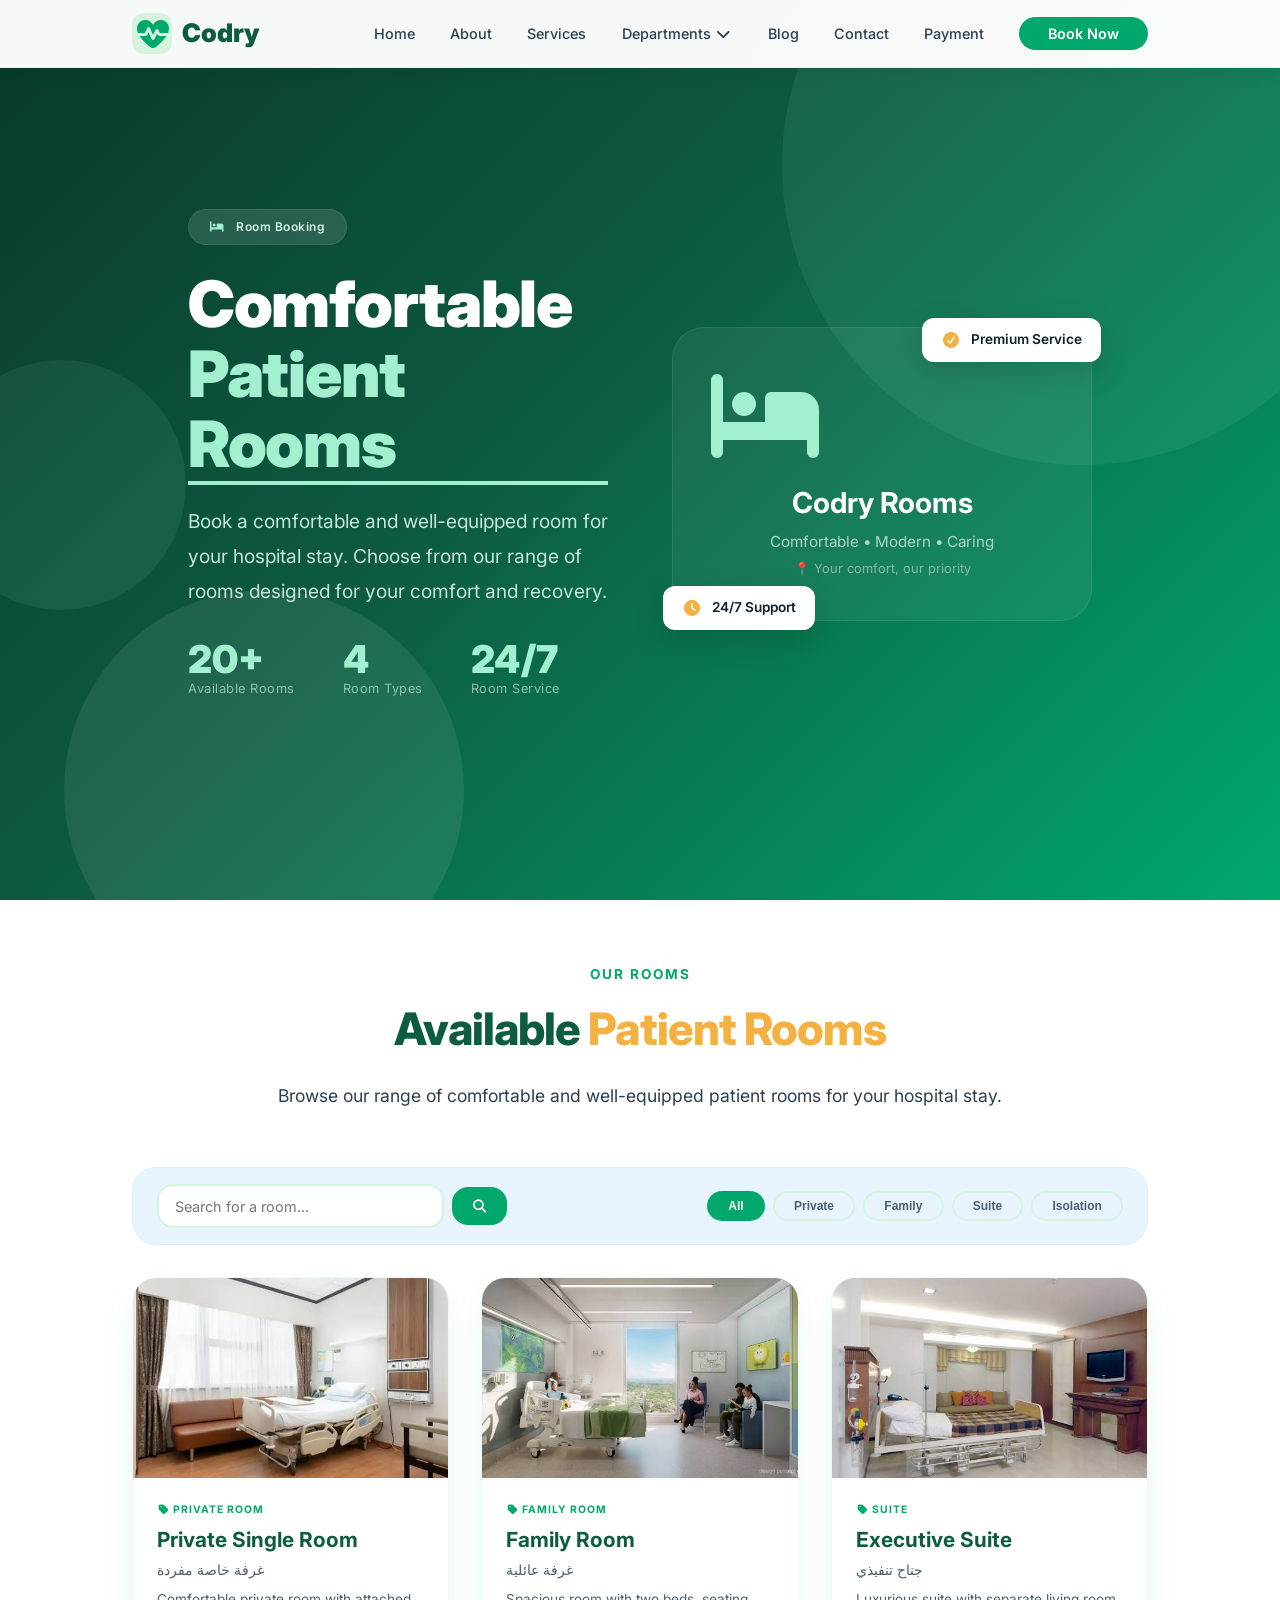
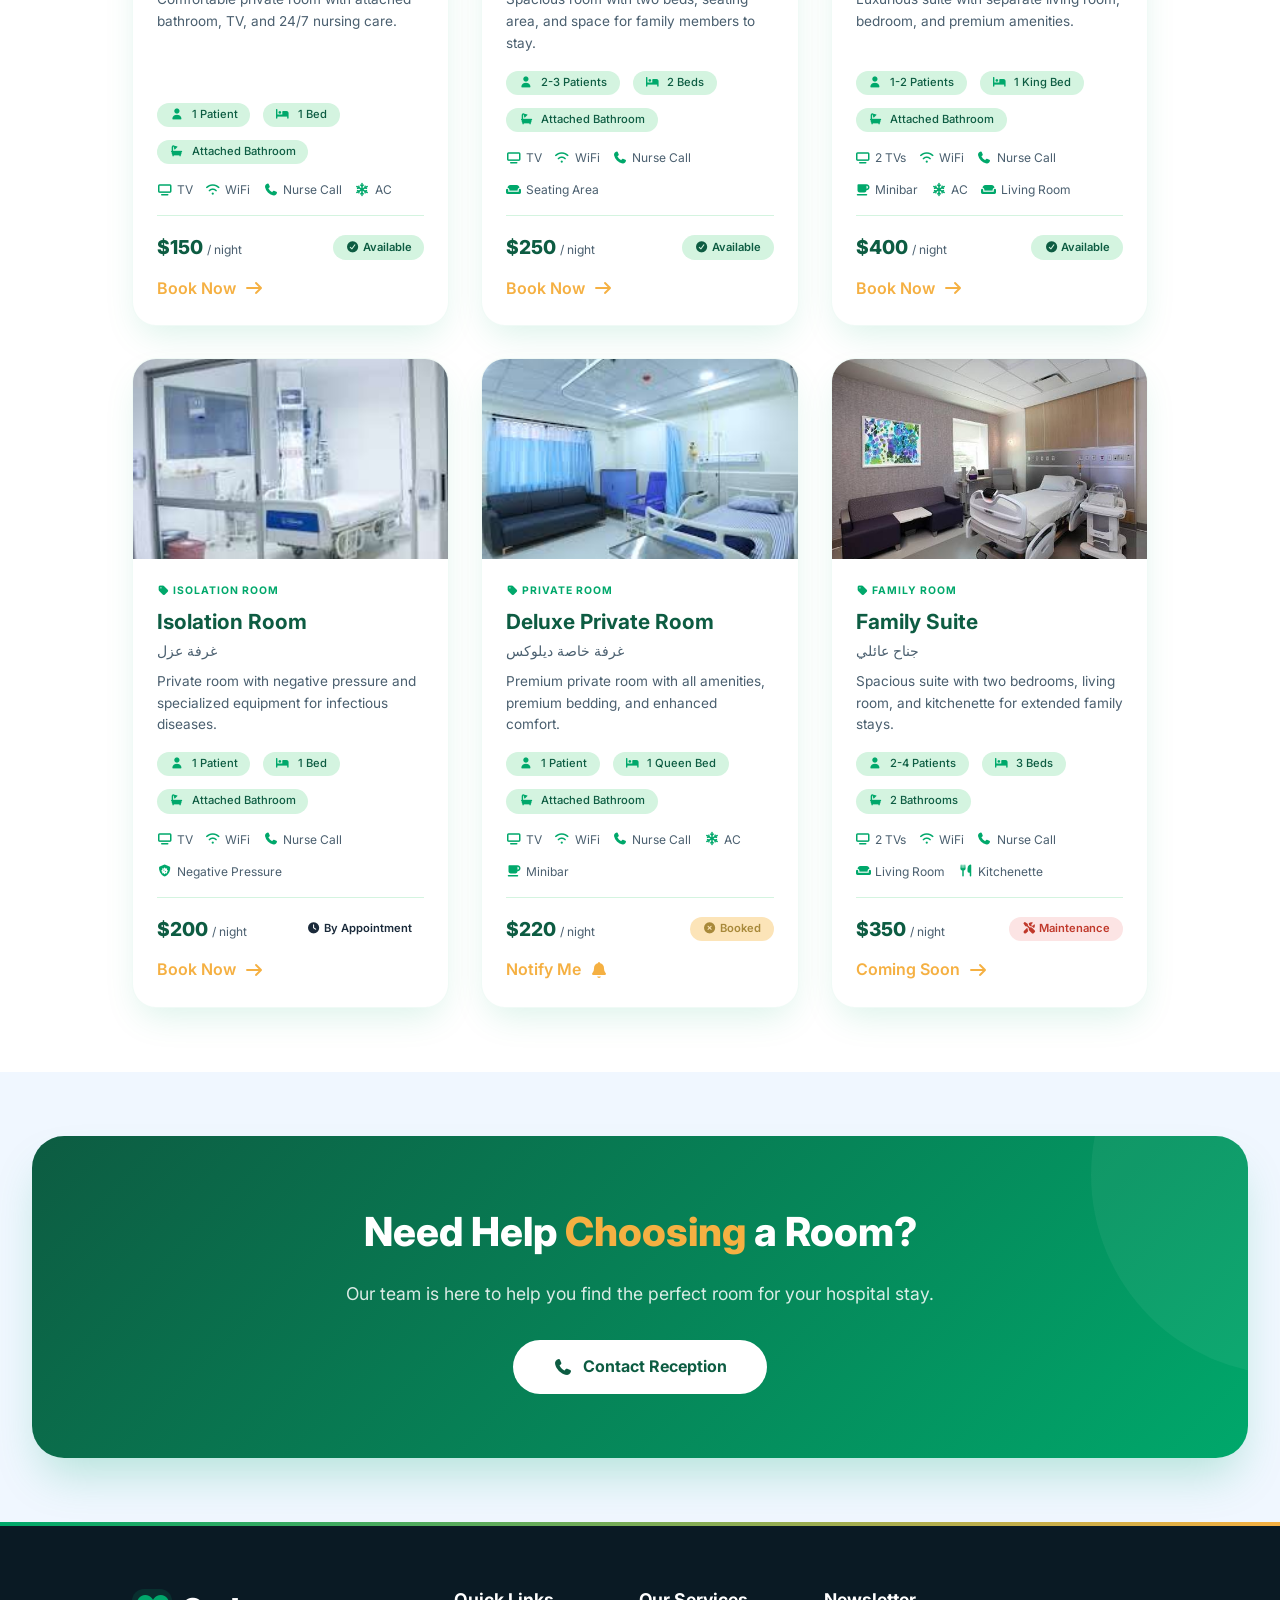
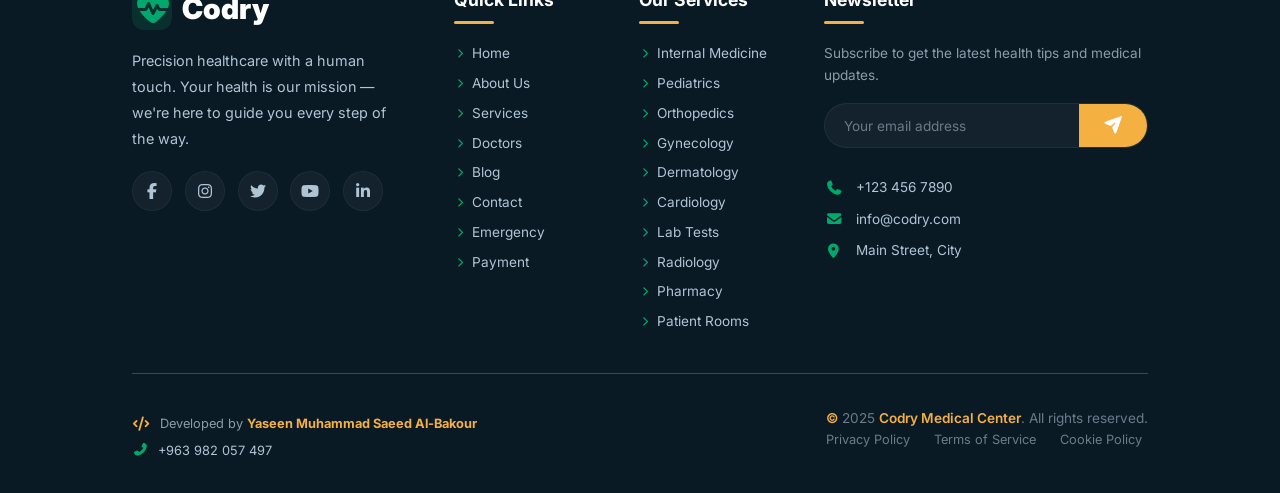
<file: room.html>
<!DOCTYPE html>
<html lang="en">
<head>
    <meta charset="UTF-8" />
    <meta name="viewport" content="width=device-width, initial-scale=1.0"/>
    <title>Codry - Room Booking</title>
    <link rel="stylesheet" href="https://cdnjs.cloudflare.com/ajax/libs/font-awesome/6.4.0/css/all.min.css"/>
    <link href="https://fonts.googleapis.com/css2?family=Inter:wght@300;400;500;600;700;800;900&display=swap" rel="stylesheet"/>
    <link rel="stylesheet" href="css/room.css">
    <link rel="stylesheet" href="css/style.css">
    <link rel="stylesheet" href="css/all.min.css">
</head>
<body>

     <!-- ===== NAVIGATION ===== -->
    <nav class="navbar" id="navbar">
        <div class="container">
        <div class="nav-container">
            <a href="index.html" class="nav-logo">
                <i class="fas fa-heartbeat"></i> Codry
            </a>
            <ul class="nav-links" id="navLinks">
                <li><a href="index.html">Home</a></li>
                <li><a href="about.html">About</a></li>
                <li><a href="services.html">Services</a></li>
                <li class="dropdown" id="departmentsDropdown">
                    <a href="#">
                        Departments <i class="fas fa-chevron-down"></i>
                    </a>
                    <ul class="dropdown-menu">
                        <li><a href="doctors.html"><i class="fas fa-user-md"></i> Doctors</a></li>
                        <li><a href="medicai-test.html"><i class="fas fa-flask"></i> Lab Tests</a></li>
                        <li><a href="radiolagy.html"><i class="fas fa-x-ray"></i> Radiology</a></li>
                        <li><a href="pharmacy.html"><i class="fas fa-prescription-bottle"></i> Pharmacy</a></li>
                        <li><a href="room.html"><i class="fas fa-bed"></i> Rooms</a></li>
                        <li><a href="emergency-ambulance.html"><i class="fas fa-ambulance"></i> Emergency</a></li>
                    </ul>
                </li>
                
                <li><a href="blog.html">Blog</a></li>
                <li><a href="contact.html">Contact</a></li>
                <li><a href="payment.html">Payment</a></li>
                <li><a href="booking.html" class="nav-cta">Book Now</a></li>
            </ul>
            <button class="nav-toggle" id="navToggle">
                <i class="fas fa-bars"></i>
            </button>
        </div></div>
    </nav>

    <!-- ===== 1. HERO ===== -->
    <section class="hero">
        <div class="hero-shapes">
            <div class="shape shape-1"></div>
            <div class="shape shape-2"></div>
            <div class="shape shape-3"></div>
        </div>
        <div class="hero-container">
            <div class="hero-content animate-slide-left">
                <div class="hero-badge"><i class="fas fa-bed"></i> Room Booking</div>
                <h1>Comfortable <br><span class="highlight">Patient Rooms</span></h1>
                <p class="hero-description">Book a comfortable and well-equipped room for your hospital stay. Choose from our range of rooms designed for your comfort and recovery.</p>
                <div class="hero-stats">
                    <div class="stat-item">
                        <div class="stat-number">20+</div>
                        <div class="stat-label">Available Rooms</div>
                    </div>
                    <div class="stat-item">
                        <div class="stat-number">4</div>
                        <div class="stat-label">Room Types</div>
                    </div>
                    <div class="stat-item">
                        <div class="stat-number">24/7</div>
                        <div class="stat-label">Room Service</div>
                    </div>
                </div>
            </div>
            <div class="hero-image animate-slide-right">
                <div class="hero-image-card">
                    <i class="fas fa-bed main-icon"></i>
                    <h3>Codry Rooms</h3>
                    <p>Comfortable • Modern • Caring</p>
                    <small class="small-text">📍 Your comfort, our priority</small>
                    <div class="floating-badge badge-1"><i class="fas fa-check-circle"></i> Premium Service</div>
                    <div class="floating-badge badge-2"><i class="fas fa-clock"></i> 24/7 Support</div>
                </div>
            </div>
        </div>
    </section>

    <!-- ===== 2. ROOMS ===== -->
    <section class="rooms-section animate-fade-up">
        <div class="container">
        <div class="section-header animate-fade-up">
            <div class="sub">Our Rooms</div>
            <h2>Available <span>Patient Rooms</span></h2>
            <p>Browse our range of comfortable and well-equipped patient rooms for your hospital stay.</p>
        </div>

        <!-- Tools -->
        <div class="rooms-tools animate-fade-up">
            <div class="search-box">
                <input type="text" placeholder="Search for a room..." id="searchRoom" />
                <button onclick="searchRoom()"><i class="fas fa-search"></i></button>
            </div>
            <div class="filter-buttons">
                <button class="filter-btn active" data-filter="all">All</button>
                <button class="filter-btn" data-filter="private"> Private</button>
                <button class="filter-btn" data-filter="family"> Family</button>
                <button class="filter-btn" data-filter="suite"> Suite</button>
                <button class="filter-btn" data-filter="isolation"> Isolation</button>
            </div>
        </div>

        <!-- Rooms Grid -->
        <div class="rooms-grid" id="roomsGrid">

            <!-- Room 1 -->
            <div class="room-card animate-fade-up delay-1" data-category="private">
                <img src="img/rooms/1.png" class="room-image" alt="Private Room" />
                <div class="room-content">
                    <span class="room-category"><i class="fas fa-tag"></i> Private Room</span>
                    <h3>Private Single Room</h3>
                    <span class="room-name-ar">غرفة خاصة مفردة</span>
                    <p class="room-desc">Comfortable private room with attached bathroom, TV, and 24/7 nursing care.</p>
                    <div class="room-details">
                        <span><i class="fas fa-user"></i> 1 Patient</span>
                        <span><i class="fas fa-bed"></i> 1 Bed</span>
                        <span><i class="fas fa-bath"></i> Attached Bathroom</span>
                    </div>
                    <div class="room-features">
                        <span><i class="fas fa-tv"></i> TV</span>
                        <span><i class="fas fa-wifi"></i> WiFi</span>
                        <span><i class="fas fa-phone"></i> Nurse Call</span>
                        <span><i class="fas fa-snowflake"></i> AC</span>
                    </div>
                    <div class="room-footer">
                        <span class="price">$150 <span>/ night</span></span>
                        <span class="status available"><i class="fas fa-check-circle"></i> Available</span>
                    </div>
                    <a href="#" class="btn-book">Book Now <i class="fas fa-arrow-right"></i></a>
                </div>
            </div>

            <!-- Room 2 -->
            <div class="room-card animate-fade-up delay-2" data-category="family">
                <img src="img/rooms/2.png" class="room-image" alt="Family Room" />
                <div class="room-content">
                    <span class="room-category"><i class="fas fa-tag"></i> Family Room</span>
                    <h3>Family Room</h3>
                    <span class="room-name-ar">غرفة عائلية</span>
                    <p class="room-desc">Spacious room with two beds, seating area, and space for family members to stay.</p>
                    <div class="room-details">
                        <span><i class="fas fa-user"></i> 2-3 Patients</span>
                        <span><i class="fas fa-bed"></i> 2 Beds</span>
                        <span><i class="fas fa-bath"></i> Attached Bathroom</span>
                    </div>
                    <div class="room-features">
                        <span><i class="fas fa-tv"></i> TV</span>
                        <span><i class="fas fa-wifi"></i> WiFi</span>
                        <span><i class="fas fa-phone"></i> Nurse Call</span>
                        <span><i class="fas fa-couch"></i> Seating Area</span>
                    </div>
                    <div class="room-footer">
                        <span class="price">$250 <span>/ night</span></span>
                        <span class="status available"><i class="fas fa-check-circle"></i> Available</span>
                    </div>
                    <a href="#" class="btn-book">Book Now <i class="fas fa-arrow-right"></i></a>
                </div>
            </div>

            <!-- Room 3 -->
            <div class="room-card animate-fade-up delay-3" data-category="suite">
                <img src="img/rooms/3.png" class="room-image" alt="Suite" />
                <div class="room-content">
                    <span class="room-category"><i class="fas fa-tag"></i> Suite</span>
                    <h3>Executive Suite</h3>
                    <span class="room-name-ar">جناح تنفيذي</span>
                    <p class="room-desc">Luxurious suite with separate living room, bedroom, and premium amenities.</p>
                    <div class="room-details">
                        <span><i class="fas fa-user"></i> 1-2 Patients</span>
                        <span><i class="fas fa-bed"></i> 1 King Bed</span>
                        <span><i class="fas fa-bath"></i> Attached Bathroom</span>
                    </div>
                    <div class="room-features">
                        <span><i class="fas fa-tv"></i> 2 TVs</span>
                        <span><i class="fas fa-wifi"></i> WiFi</span>
                        <span><i class="fas fa-phone"></i> Nurse Call</span>
                        <span><i class="fas fa-coffee"></i> Minibar</span>
                        <span><i class="fas fa-snowflake"></i> AC</span>
                        <span><i class="fas fa-couch"></i> Living Room</span>
                    </div>
                    <div class="room-footer">
                        <span class="price">$400 <span>/ night</span></span>
                        <span class="status available"><i class="fas fa-check-circle"></i> Available</span>
                    </div>
                    <a href="#" class="btn-book">Book Now <i class="fas fa-arrow-right"></i></a>
                </div>
            </div>

            <!-- Room 4 -->
            <div class="room-card animate-fade-up delay-4" data-category="isolation">
                <img src="img/rooms/4.png" class="room-image" alt="Isolation Room" />
                <div class="room-content">
                    <span class="room-category"><i class="fas fa-tag"></i> Isolation Room</span>
                    <h3>Isolation Room</h3>
                    <span class="room-name-ar">غرفة عزل</span>
                    <p class="room-desc">Private room with negative pressure and specialized equipment for infectious diseases.</p>
                    <div class="room-details">
                        <span><i class="fas fa-user"></i> 1 Patient</span>
                        <span><i class="fas fa-bed"></i> 1 Bed</span>
                        <span><i class="fas fa-bath"></i> Attached Bathroom</span>
                    </div>
                    <div class="room-features">
                        <span><i class="fas fa-tv"></i> TV</span>
                        <span><i class="fas fa-wifi"></i> WiFi</span>
                        <span><i class="fas fa-phone"></i> Nurse Call</span>
                        <span><i class="fas fa-shield-virus"></i> Negative Pressure</span>
                    </div>
                    <div class="room-footer">
                        <span class="price">$200 <span>/ night</span></span>
                        <span class="status by-appointment"><i class="fas fa-clock"></i> By Appointment</span>
                    </div>
                    <a href="#" class="btn-book">Book Now <i class="fas fa-arrow-right"></i></a>
                </div>
            </div>

            <!-- Room 5 -->
            <div class="room-card animate-fade-up delay-5" data-category="private">
                <img src="img/rooms/5.png" class="room-image" alt="Deluxe Private" />
                <div class="room-content">
                    <span class="room-category"><i class="fas fa-tag"></i> Private Room</span>
                    <h3>Deluxe Private Room</h3>
                    <span class="room-name-ar">غرفة خاصة ديلوكس</span>
                    <p class="room-desc">Premium private room with all amenities, premium bedding, and enhanced comfort.</p>
                    <div class="room-details">
                        <span><i class="fas fa-user"></i> 1 Patient</span>
                        <span><i class="fas fa-bed"></i> 1 Queen Bed</span>
                        <span><i class="fas fa-bath"></i> Attached Bathroom</span>
                    </div>
                    <div class="room-features">
                        <span><i class="fas fa-tv"></i> TV</span>
                        <span><i class="fas fa-wifi"></i> WiFi</span>
                        <span><i class="fas fa-phone"></i> Nurse Call</span>
                        <span><i class="fas fa-snowflake"></i> AC</span>
                        <span><i class="fas fa-coffee"></i> Minibar</span>
                    </div>
                    <div class="room-footer">
                        <span class="price">$220 <span>/ night</span></span>
                        <span class="status booked"><i class="fas fa-times-circle"></i> Booked</span>
                    </div>
                    <a href="#" class="btn-book">Notify Me <i class="fas fa-bell"></i></a>
                </div>
            </div>

            <!-- Room 6 -->
            <div class="room-card animate-fade-up delay-6" data-category="family">
                <img src="img/rooms/6.png" class="room-image" alt="Family Suite" />
                <div class="room-content">
                    <span class="room-category"><i class="fas fa-tag"></i> Family Room</span>
                    <h3>Family Suite</h3>
                    <span class="room-name-ar">جناح عائلي</span>
                    <p class="room-desc">Spacious suite with two bedrooms, living room, and kitchenette for extended family stays.</p>
                    <div class="room-details">
                        <span><i class="fas fa-user"></i> 2-4 Patients</span>
                        <span><i class="fas fa-bed"></i> 3 Beds</span>
                        <span><i class="fas fa-bath"></i> 2 Bathrooms</span>
                    </div>
                    <div class="room-features">
                        <span><i class="fas fa-tv"></i> 2 TVs</span>
                        <span><i class="fas fa-wifi"></i> WiFi</span>
                        <span><i class="fas fa-phone"></i> Nurse Call</span>
                        <span><i class="fas fa-couch"></i> Living Room</span>
                        <span><i class="fas fa-utensils"></i> Kitchenette</span>
                    </div>
                    <div class="room-footer">
                        <span class="price">$350 <span>/ night</span></span>
                        <span class="status maintenance"><i class="fas fa-tools"></i> Maintenance</span>
                    </div>
                    <a href="#" class="btn-book">Coming Soon <i class="fas fa-arrow-right"></i></a>
                </div>
            </div>

        </div></div>
    </section>

    <!-- ===== 3. CTA ===== -->
    <section class="cta-section">
        <div class="cta-box animate-fade-up">
            <h2>Need Help <span>Choosing</span> a Room?</h2>
            <p>Our team is here to help you find the perfect room for your hospital stay.</p>
            <a href="#" class="btn-white"><i class="fas fa-phone"></i> Contact Reception</a>
        </div>
    </section>

    <!-- ===== FOOTER ===== -->
    <footer class="footer">
        <div class="container">
        <div class="footer-container">
            <!-- Column 1: Brand -->
            <div class="footer-col">
                <div class="footer-logo">
                    <i class="fas fa-heartbeat"></i> Codry
                </div>
                <p class="footer-desc">
                    Precision healthcare with a human touch. Your health is our mission —
                    we're here to guide you every step of the way.
                </p>
                <div class="footer-social">
                    <a href="#"><i class="fab fa-facebook-f"></i></a>
                    <a href="#"><i class="fab fa-instagram"></i></a>
                    <a href="#"><i class="fab fa-twitter"></i></a>
                    <a href="#"><i class="fab fa-youtube"></i></a>
                    <a href="#"><i class="fab fa-linkedin-in"></i></a>
                </div>
            </div>

            <!-- Column 2: Quick Links -->
            <div class="footer-col">
                <h4>Quick Links</h4>
                <ul class="footer-links">
                    <li><a href="index.html"><i class="fas fa-chevron-right"></i> Home</a></li>
                    <li><a href="about.html"><i class="fas fa-chevron-right"></i> About Us</a></li>
                    <li><a href="services.html"><i class="fas fa-chevron-right"></i> Services</a></li>
                    <li><a href="doctors.html"><i class="fas fa-chevron-right"></i> Doctors</a></li>
                    <li><a href="blog.html"><i class="fas fa-chevron-right"></i> Blog</a></li>
                    <li><a href="contact.html"><i class="fas fa-chevron-right"></i> Contact</a></li>
                    <li><a href="emergency-ambulance.html"><i class="fas fa-chevron-right"></i> Emergency</a></li>
                    <li><a href="payment.html"><i class="fas fa-chevron-right"></i> Payment</a></li>
                </ul>
            </div>

            <!-- Column 3: Services -->
            <div class="footer-col">
                <h4>Our Services</h4>
                <ul class="footer-links">
                    <li><a href="services.html"><i class="fas fa-chevron-right"></i> Internal Medicine</a></li>
                    <li><a href="services.html"><i class="fas fa-chevron-right"></i> Pediatrics</a></li>
                    <li><a href="services.html"><i class="fas fa-chevron-right"></i> Orthopedics</a></li>
                    <li><a href="services.html"><i class="fas fa-chevron-right"></i> Gynecology</a></li>
                    <li><a href="services.html"><i class="fas fa-chevron-right"></i> Dermatology</a></li>
                    <li><a href="services.html"><i class="fas fa-chevron-right"></i> Cardiology</a></li>
                    <li><a href="medicai-test.html"><i class="fas fa-chevron-right"></i> Lab Tests</a></li>
                    <li><a href="radiolagy.html"><i class="fas fa-chevron-right"></i> Radiology</a></li>
                    <li><a href="pharmacy.html"><i class="fas fa-chevron-right"></i> Pharmacy</a></li>
                    <li><a href="room.html"><i class="fas fa-chevron-right"></i> Patient Rooms</a></li>
                </ul>
            </div>

            <!-- Column 4: Newsletter + Contact + Developer -->
            <div class="footer-col">
                <h4>Newsletter</h4>
                <p class="newsletter-text">Subscribe to get the latest health tips and medical updates.</p>
                <form class="newsletter-form" id="newsletterForm">
                    <div class="newsletter-group">
                        <input type="email" placeholder="Your email address" required />
                        <button type="submit"><i class="fas fa-paper-plane"></i></button>
                    </div>
                </form>

                <div class="footer-contact">
                    <div class="contact-item">
                        <i class="fas fa-phone"></i>
                        <span>+123 456 7890</span>
                    </div>
                    <div class="contact-item">
                        <i class="fas fa-envelope"></i>
                        <span>info@codry.com</span>
                    </div>
                    <div class="contact-item">
                        <i class="fas fa-map-marker-alt"></i>
                        <span>Main Street, City</span>
                    </div>
                </div>

                <!-- Developer Info -->
            </div>
        </div>

        <!-- Bottom Bar -->
        <div class="footer-bottom">
            <div class="footer-dev">
                <!-- <div class="dev-divider"></div> -->
                <div class="dev-info">
                    <i class="fas fa-code"></i>
                    <span>Developed by <strong>Yaseen Muhammad Saeed Al-Bakour</strong></span>
                </div>
                <div class="dev-contact">
                    <i class="fas fa-phone-alt"></i>
                    <a href="tel:+963982057497">+963 982 057 497</a>
                </div>
            </div>
            <div class="footer-bottom-container">
                <p><span>&copy;</span> 2025 <span>Codry Medical Center</span>. All rights reserved.</p>
                <div class="footer-bottom-links">
                    <a href="#">Privacy Policy</a>
                    <a href="#">Terms of Service</a>
                    <a href="#">Cookie Policy</a>
                </div>
            </div>
        </div></div>
    </footer>

    <!-- ===== SCROLL TO TOP ===== -->
    <button class="scroll-top" id="scrollTop"><i class="fas fa-arrow-up"></i></button>

    <!-- ===== JAVASCRIPT ===== -->
    <script>
        document.getElementById('navToggle').addEventListener('click', function() {
            document.getElementById('navLinks').classList.toggle('active');
        });

        const scrollBtn = document.getElementById('scrollTop');
        window.addEventListener('scroll', function() {
            if (window.scrollY > 300) {
                scrollBtn.classList.add('show');
            } else {
                scrollBtn.classList.remove('show');
            }
        });
        scrollBtn.addEventListener('click', function() {
            window.scrollTo({ top: 0, behavior: 'smooth' });
        });

        // ===== FILTER =====
        const filterBtns = document.querySelectorAll('.filter-btn');
        const roomCards = document.querySelectorAll('.room-card');

        filterBtns.forEach(btn => {
            btn.addEventListener('click', function() {
                filterBtns.forEach(b => b.classList.remove('active'));
                this.classList.add('active');

                const filter = this.dataset.filter;

                roomCards.forEach(card => {
                    const category = card.dataset.category;
                    if (filter === 'all' || category === filter) {
                        card.style.display = 'flex';
                        card.style.animation = 'fadeUp 0.6s ease forwards';
                    } else {
                        card.style.display = 'none';
                    }
                });
            });
        });

        // ===== SEARCH =====
        function searchRoom() {
            const query = document.getElementById('searchRoom').value.toLowerCase().trim();
            const cards = document.querySelectorAll('.room-card');

            cards.forEach(card => {
                const name = card.querySelector('h3').textContent.toLowerCase();
                const nameAr = card.querySelector('.room-name-ar').textContent.toLowerCase();
                const desc = card.querySelector('.room-desc').textContent.toLowerCase();

                if (name.includes(query) || nameAr.includes(query) || desc.includes(query) || query === '') {
                    card.style.display = 'flex';
                    card.style.animation = 'fadeUp 0.6s ease forwards';
                } else {
                    card.style.display = 'none';
                }
            });
        }

        document.getElementById('searchRoom').addEventListener('keypress', function(e) {
            if (e.key === 'Enter') searchRoom();
        });

        // ===== NEWSLETTER =====
        document.getElementById('newsletterForm').addEventListener('submit', function(e) {
            e.preventDefault();
            alert('Thank you for subscribing to our newsletter!');
            this.reset();
        });

        // ===== SCROLL ANIMATION =====
        document.addEventListener('DOMContentLoaded', function() {
            const observer = new IntersectionObserver((entries) => {
                entries.forEach(entry => {
                    if (entry.isIntersecting) {
                        entry.target.style.opacity = '1';
                        entry.target.style.transform = 'translateY(0)';
                    }
                });
            }, { threshold: 0.1 });

            document.querySelectorAll('.animate-fade-up, .animate-slide-left, .animate-slide-right')
                .forEach(el => {
                    el.style.opacity = '0';
                    el.style.transform = 'translateY(30px)';
                    observer.observe(el);
                });
        });
    </script>

</body>
</html>
</file>
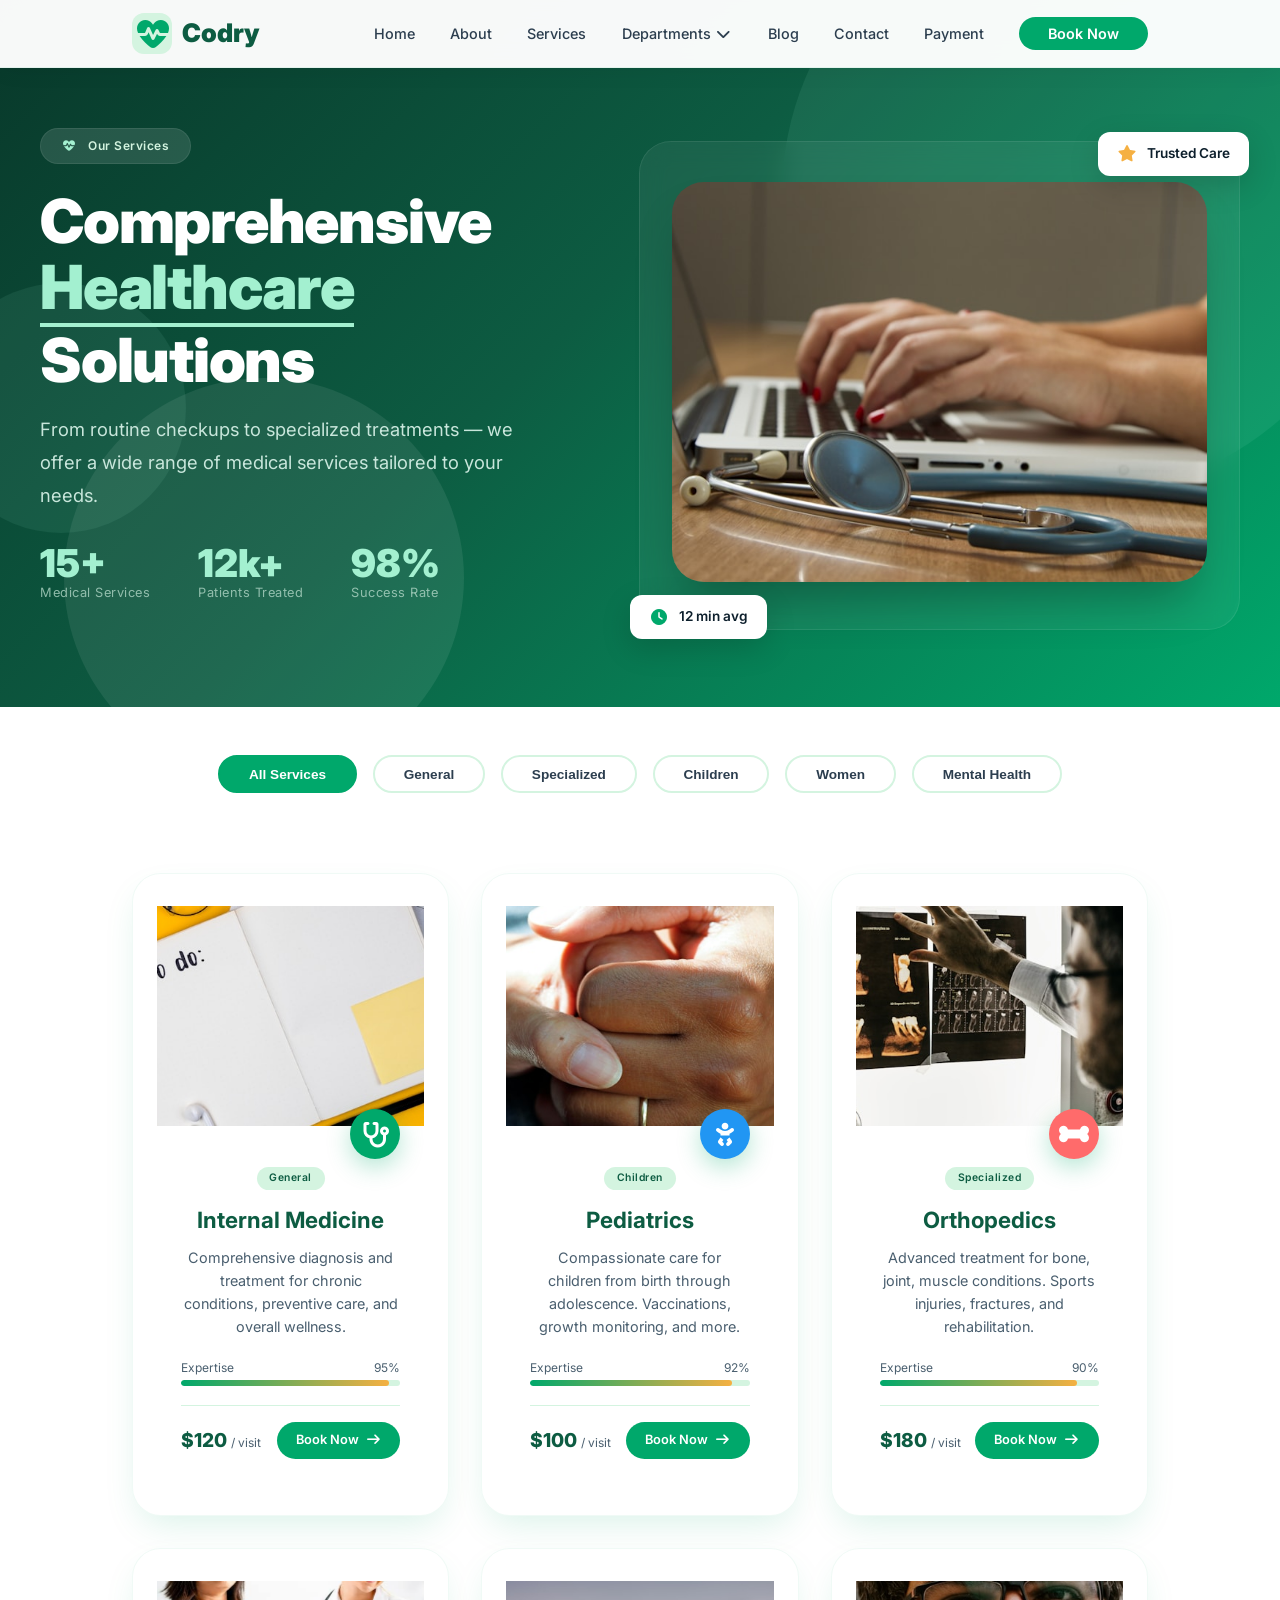
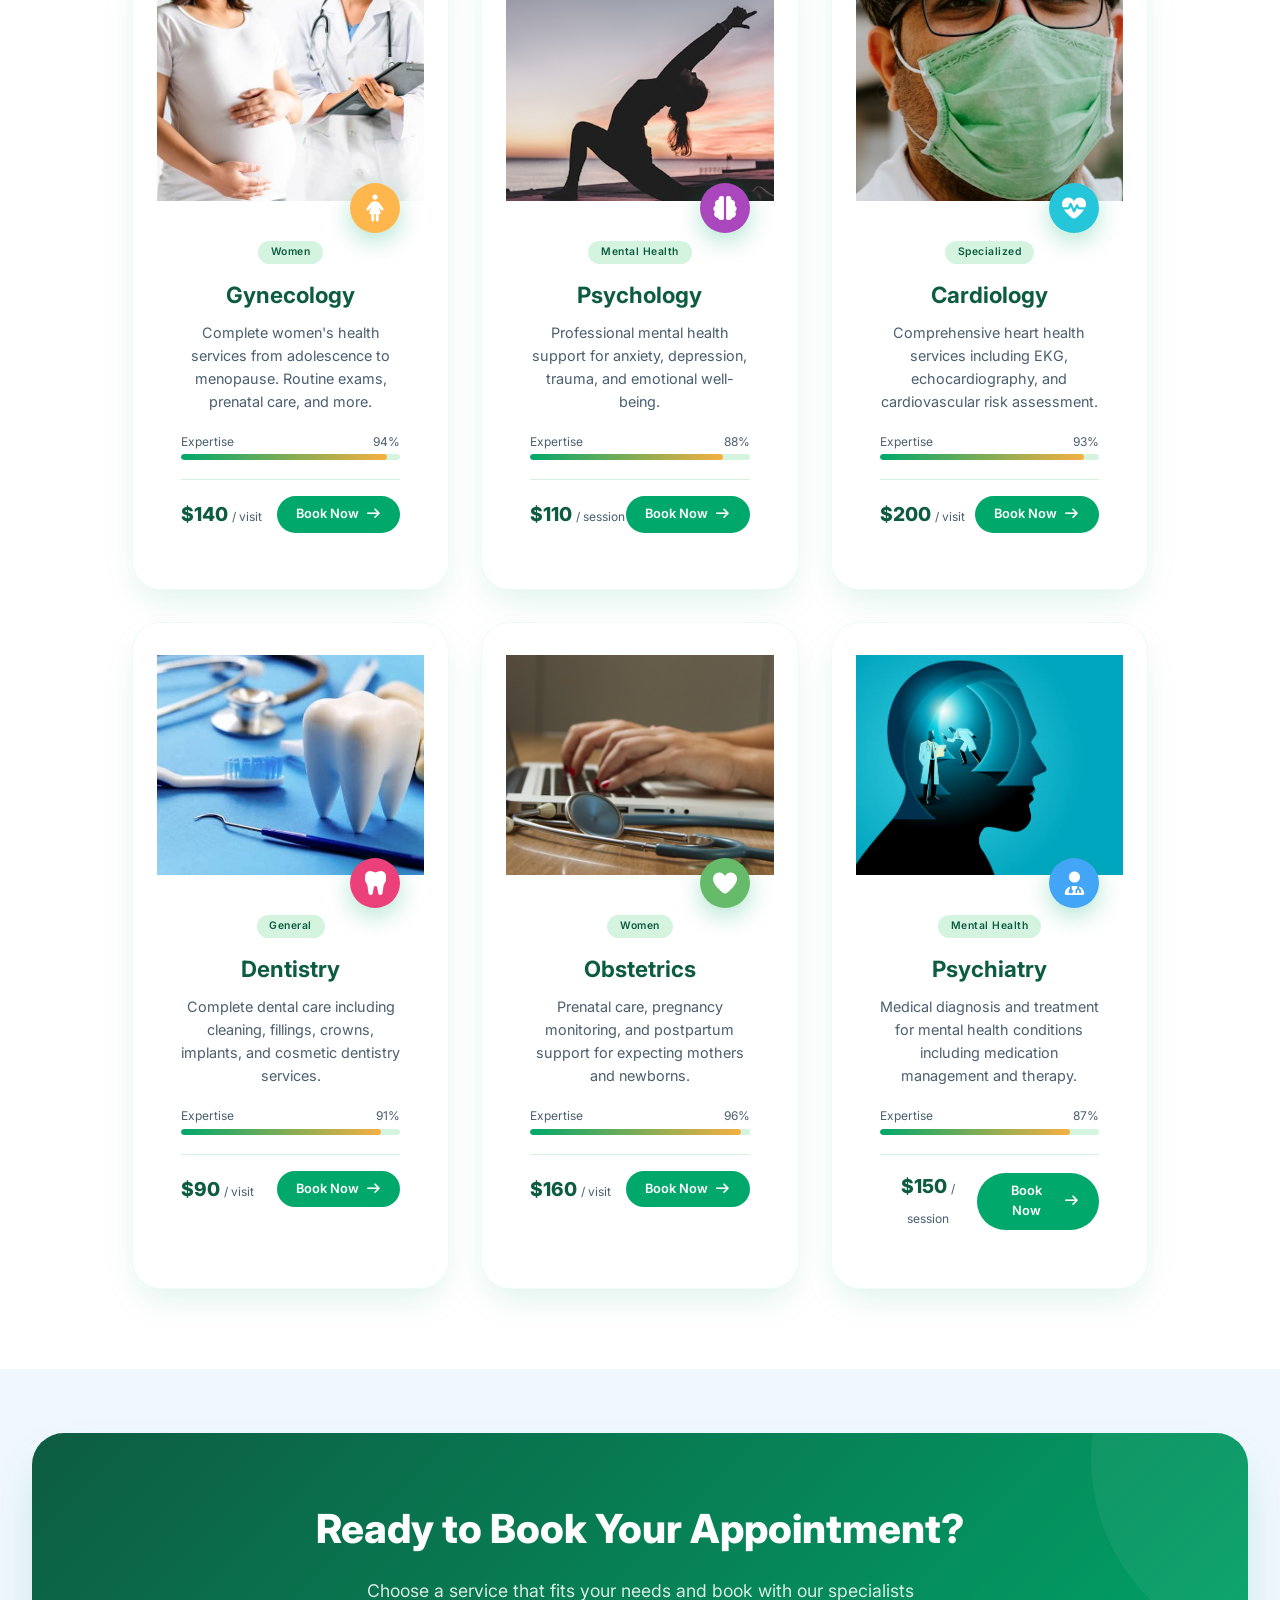
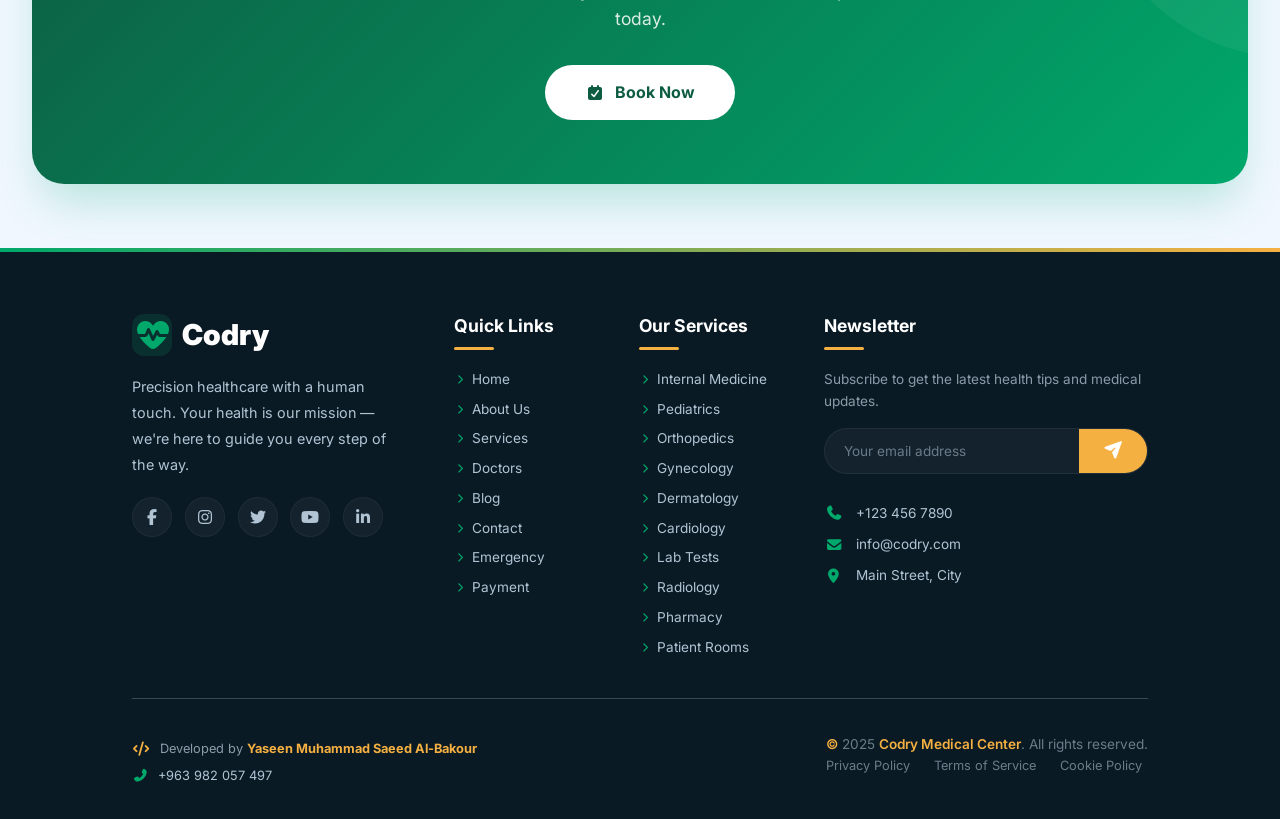
<file: services.html>
<!DOCTYPE html>
<html lang="en">

<head>
    <meta charset="UTF-8" />
    <meta name="viewport" content="width=device-width, initial-scale=1.0" />
    <title>Codry - Our Services</title>
    <!-- Font Awesome 6 -->
    <link rel="stylesheet" href="https://cdnjs.cloudflare.com/ajax/libs/font-awesome/6.4.0/css/all.min.css" />
    <!-- Google Fonts -->
    <link href="https://fonts.googleapis.com/css2?family=Inter:wght@300;400;500;600;700;800;900&display=swap"
        rel="stylesheet" />
    <link rel="stylesheet" href="css/style.css">
    <link rel="stylesheet" href="css/services.css">
    <link rel="stylesheet" href="css/all.min.css">

</head>

<body>

    <!-- ===== NAVIGATION ===== -->
    <nav class="navbar" id="navbar">
        <div class="container">
            <div class="nav-container">
                <a href="index.html" class="nav-logo">
                    <i class="fas fa-heartbeat"></i> Codry
                </a>
                <ul class="nav-links" id="navLinks">
                    <li><a href="index.html">Home</a></li>
                    <li><a href="about.html">About</a></li>
                    <li><a href="services.html">Services</a></li>
                    <li class="dropdown" id="departmentsDropdown">
                        <a href="#">
                            Departments <i class="fas fa-chevron-down"></i>
                        </a>
                        <ul class="dropdown-menu">
                            <li><a href="doctors.html"><i class="fas fa-user-md"></i> Doctors</a></li>
                            <li><a href="medicai-test.html"><i class="fas fa-flask"></i> Lab Tests</a></li>
                            <li><a href="radiolagy.html"><i class="fas fa-x-ray"></i> Radiology</a></li>
                            <li><a href="pharmacy.html"><i class="fas fa-prescription-bottle"></i> Pharmacy</a></li>
                            <li><a href="room.html"><i class="fas fa-bed"></i> Rooms</a></li>
                            <li><a href="emergency-ambulance.html"><i class="fas fa-ambulance"></i> Emergency</a></li>
                        </ul>
                    </li>

                    <li><a href="blog.html">Blog</a></li>
                    <li><a href="contact.html">Contact</a></li>
                    <li><a href="payment.html">Payment</a></li>
                    <li><a href="booking.html" class="nav-cta">Book Now</a></li>
                </ul>
                <button class="nav-toggle" id="navToggle">
                    <i class="fas fa-bars"></i>
                </button>
            </div>
        </div>
    </nav>

    <!-- ===== 1. HERO ===== -->
    <section class="hero">
        <div class="hero-shapes">
            <div class="shape shape-1"></div>
            <div class="shape shape-2"></div>
            <div class="shape shape-3"></div>
        </div>
        <div class="hero-container">
            <div class="hero-content animate-slide-left">
                <div class="hero-badge"><i class="fas fa-heartbeat"></i> Our Services</div>
                <h1>Comprehensive <br><span class="highlight">Healthcare</span> Solutions</h1>
                <p class="hero-description">From routine checkups to specialized treatments — we offer a wide range of
                    medical services tailored to your needs.</p>
                <div class="hero-stats">
                    <div class="stat-item">
                        <div class="stat-number">15+</div>
                        <div class="stat-label">Medical Services</div>
                    </div>
                    <div class="stat-item">
                        <div class="stat-number">12k+</div>
                        <div class="stat-label">Patients Treated</div>
                    </div>
                    <div class="stat-item">
                        <div class="stat-number">98%</div>
                        <div class="stat-label">Success Rate</div>
                    </div>
                </div>
            </div>
            <div class="hero-image-card animate-slide-right">
                <img src="img/services.png" alt="Medical Services" />
                <div class="floating-badge badge-1"><i class="fas fa-star"></i> Trusted Care</div>
                <div class="floating-badge badge-2"><i class="fas fa-clock"></i> 12 min avg</div>
            </div>
        </div>
    </section>

    <!-- ===== 2. FILTER ===== -->
    <section class="filter-section animate-fade-up">
        <div class="container">
            <div class="filter-buttons">
                <button class="filter-btn active" data-filter="all">All Services</button>
                <button class="filter-btn" data-filter="general">General</button>
                <button class="filter-btn" data-filter="specialized">Specialized</button>
                <button class="filter-btn" data-filter="children">Children</button>
                <button class="filter-btn" data-filter="women">Women</button>
                <button class="filter-btn" data-filter="mental">Mental Health</button>
            </div>
        </div>
    </section>

    <!-- ===== 3. SERVICES ===== -->
    <section class="services-section" id="services">
        <div class="container">
            <div class="services-grid">
                <!-- Service 1 -->
                <div class="service-card animate-zoom delay-1" data-category="general">
                    <img src="img/services/1.png" class="card-image" alt="Internal Medicine" />
                    <div class="card-content">
                        <div class="card-icon"><i class="fas fa-stethoscope"></i></div>
                        <span class="card-tag">General</span>
                        <h3>Internal Medicine</h3>
                        <p class="description">Comprehensive diagnosis and treatment for chronic conditions, preventive
                            care, and overall wellness.</p>
                        <div class="progress-section">
                            <div class="progress-label">
                                <span>Expertise</span>
                                <span>95%</span>
                            </div>
                            <div class="progress-bar">
                                <div class="fill" style="--progress: 95%; width: 95%;"></div>
                            </div>
                        </div>
                        <div class="card-footer">
                            <div class="price">$120 <span>/ visit</span></div>
                            <a href="#" class="btn-service">Book Now <i class="fas fa-arrow-right"></i></a>
                        </div>
                    </div>
                </div>

                <!-- Service 2 -->
                <div class="service-card animate-zoom delay-2" data-category="children">
                    <img src="img/services/2.png" class="card-image" alt="Pediatrics" />
                    <div class="card-content">
                        <div class="card-icon"><i class="fas fa-baby"></i></div>
                        <span class="card-tag">Children</span>
                        <h3>Pediatrics</h3>
                        <p class="description">Compassionate care for children from birth through adolescence.
                            Vaccinations,
                            growth monitoring, and more.</p>
                        <div class="progress-section">
                            <div class="progress-label">
                                <span>Expertise</span>
                                <span>92%</span>
                            </div>
                            <div class="progress-bar">
                                <div class="fill" style="--progress: 92%; width: 92%;"></div>
                            </div>
                        </div>
                        <div class="card-footer">
                            <div class="price">$100 <span>/ visit</span></div>
                            <a href="#" class="btn-service">Book Now <i class="fas fa-arrow-right"></i></a>
                        </div>
                    </div>
                </div>

                <!-- Service 3 -->
                <div class="service-card animate-zoom delay-3" data-category="specialized">
                    <img src="img/blog/blog3.png" class="card-image" alt="Orthopedics" />
                    <div class="card-content">
                        <div class="card-icon"><i class="fas fa-bone"></i></div>
                        <span class="card-tag">Specialized</span>
                        <h3>Orthopedics</h3>
                        <p class="description">Advanced treatment for bone, joint, muscle conditions. Sports injuries,
                            fractures, and rehabilitation.</p>
                        <div class="progress-section">
                            <div class="progress-label">
                                <span>Expertise</span>
                                <span>90%</span>
                            </div>
                            <div class="progress-bar">
                                <div class="fill" style="--progress: 90%; width: 90%;"></div>
                            </div>
                        </div>
                        <div class="card-footer">
                            <div class="price">$180 <span>/ visit</span></div>
                            <a href="#" class="btn-service">Book Now <i class="fas fa-arrow-right"></i></a>
                        </div>
                    </div>
                </div>

                <!-- Service 4 -->
                <div class="service-card animate-zoom delay-4" data-category="women">
                    <img src="img/services/4.png" class="card-image" alt="Gynecology" />
                    <div class="card-content">
                        <div class="card-icon"><i class="fas fa-female"></i></div>
                        <span class="card-tag">Women</span>
                        <h3>Gynecology</h3>
                        <p class="description">Complete women's health services from adolescence to menopause. Routine
                            exams, prenatal care, and more.</p>
                        <div class="progress-section">
                            <div class="progress-label">
                                <span>Expertise</span>
                                <span>94%</span>
                            </div>
                            <div class="progress-bar">
                                <div class="fill" style="--progress: 94%; width: 94%;"></div>
                            </div>
                        </div>
                        <div class="card-footer">
                            <div class="price">$140 <span>/ visit</span></div>
                            <a href="#" class="btn-service">Book Now <i class="fas fa-arrow-right"></i></a>
                        </div>
                    </div>
                </div>

                <!-- Service 5 -->
                <div class="service-card animate-zoom delay-5" data-category="mental">
                    <img src="img/blog/blog1.png" class="card-image" alt="Psychology" />
                    <div class="card-content">
                        <div class="card-icon"><i class="fas fa-brain"></i></div>
                        <span class="card-tag">Mental Health</span>
                        <h3>Psychology</h3>
                        <p class="description">Professional mental health support for anxiety, depression, trauma, and
                            emotional well-being.</p>
                        <div class="progress-section">
                            <div class="progress-label">
                                <span>Expertise</span>
                                <span>88%</span>
                            </div>
                            <div class="progress-bar">
                                <div class="fill" style="--progress: 88%; width: 88%;"></div>
                            </div>
                        </div>
                        <div class="card-footer">
                            <div class="price">$110 <span>/ session</span></div>
                            <a href="#" class="btn-service">Book Now <i class="fas fa-arrow-right"></i></a>
                        </div>
                    </div>
                </div>

                <!-- Service 6 -->
                <div class="service-card animate-zoom delay-6" data-category="specialized">
                    <img src="img/services/6.png" class="card-image" alt="Cardiology" />
                    <div class="card-content">
                        <div class="card-icon"><i class="fas fa-heartbeat"></i></div>
                        <span class="card-tag">Specialized</span>
                        <h3>Cardiology</h3>
                        <p class="description">Comprehensive heart health services including EKG, echocardiography, and
                            cardiovascular risk assessment.</p>
                        <div class="progress-section">
                            <div class="progress-label">
                                <span>Expertise</span>
                                <span>93%</span>
                            </div>
                            <div class="progress-bar">
                                <div class="fill" style="--progress: 93%; width: 93%;"></div>
                            </div>
                        </div>
                        <div class="card-footer">
                            <div class="price">$200 <span>/ visit</span></div>
                            <a href="#" class="btn-service">Book Now <i class="fas fa-arrow-right"></i></a>
                        </div>
                    </div>
                </div>

                <!-- Service 7 -->
                <div class="service-card animate-zoom delay-7" data-category="general">
                    <img src="img/services/7.png" class="card-image" alt="Dentistry" />
                    <div class="card-content">
                        <div class="card-icon"><i class="fas fa-tooth"></i></div>
                        <span class="card-tag">General</span>
                        <h3>Dentistry</h3>
                        <p class="description">Complete dental care including cleaning, fillings, crowns, implants, and
                            cosmetic dentistry services.</p>
                        <div class="progress-section">
                            <div class="progress-label">
                                <span>Expertise</span>
                                <span>91%</span>
                            </div>
                            <div class="progress-bar">
                                <div class="fill" style="--progress: 91%; width: 91%;"></div>
                            </div>
                        </div>
                        <div class="card-footer">
                            <div class="price">$90 <span>/ visit</span></div>
                            <a href="#" class="btn-service">Book Now <i class="fas fa-arrow-right"></i></a>
                        </div>
                    </div>
                </div>

                <!-- Service 8 -->
                <div class="service-card animate-zoom delay-8" data-category="women">
                    <img src="img/services.png" class="card-image" alt="Obstetrics" />
                    <div class="card-content">
                        <div class="card-icon"><i class="fas fa-heart"></i></div>
                        <span class="card-tag">Women</span>
                        <h3>Obstetrics</h3>
                        <p class="description">Prenatal care, pregnancy monitoring, and postpartum support for expecting
                            mothers and newborns.</p>
                        <div class="progress-section">
                            <div class="progress-label">
                                <span>Expertise</span>
                                <span>96%</span>
                            </div>
                            <div class="progress-bar">
                                <div class="fill" style="--progress: 96%; width: 96%;"></div>
                            </div>
                        </div>
                        <div class="card-footer">
                            <div class="price">$160 <span>/ visit</span></div>
                            <a href="#" class="btn-service">Book Now <i class="fas fa-arrow-right"></i></a>
                        </div>
                    </div>
                </div>

                <!-- Service 9 -->
                <div class="service-card animate-zoom delay-9" data-category="mental">
                    <img src="img/services/9.png" class="card-image" alt="Psychiatry" />
                    <div class="card-content">
                        <div class="card-icon"><i class="fas fa-user-md"></i></div>
                        <span class="card-tag">Mental Health</span>
                        <h3>Psychiatry</h3>
                        <p class="description">Medical diagnosis and treatment for mental health conditions including
                            medication management and therapy.</p>
                        <div class="progress-section">
                            <div class="progress-label">
                                <span>Expertise</span>
                                <span>87%</span>
                            </div>
                            <div class="progress-bar">
                                <div class="fill" style="--progress: 87%; width: 87%;"></div>
                            </div>
                        </div>
                        <div class="card-footer">
                            <div class="price">$150 <span>/ session</span></div>
                            <a href="#" class="btn-service">Book Now <i class="fas fa-arrow-right"></i></a>
                        </div>
                    </div>
                </div>

            </div>
        </div>
    </section>

    <!-- ===== 4. CTA ===== -->
    <section class="cta-section">
        <div class="cta-box animate-fade-up">
            <h2>Ready to Book Your Appointment?</h2>
            <p>Choose a service that fits your needs and book with our specialists today.</p>
            <a href="#" class="btn-white"><i class="fas fa-calendar-check"></i> Book Now</a>
        </div>
    </section>

    <!-- ===== FOOTER ===== -->
    <footer class="footer">
        <div class="container">
            <div class="footer-container">
                <!-- Column 1: Brand -->
                <div class="footer-col">
                    <div class="footer-logo">
                        <i class="fas fa-heartbeat"></i> Codry
                    </div>
                    <p class="footer-desc">
                        Precision healthcare with a human touch. Your health is our mission —
                        we're here to guide you every step of the way.
                    </p>
                    <div class="footer-social">
                        <a href="#"><i class="fab fa-facebook-f"></i></a>
                        <a href="#"><i class="fab fa-instagram"></i></a>
                        <a href="#"><i class="fab fa-twitter"></i></a>
                        <a href="#"><i class="fab fa-youtube"></i></a>
                        <a href="#"><i class="fab fa-linkedin-in"></i></a>
                    </div>
                </div>

                <!-- Column 2: Quick Links -->
                <div class="footer-col">
                    <h4>Quick Links</h4>
                    <ul class="footer-links">
                        <li><a href="index.html"><i class="fas fa-chevron-right"></i> Home</a></li>
                        <li><a href="about.html"><i class="fas fa-chevron-right"></i> About Us</a></li>
                        <li><a href="services.html"><i class="fas fa-chevron-right"></i> Services</a></li>
                        <li><a href="doctors.html"><i class="fas fa-chevron-right"></i> Doctors</a></li>
                        <li><a href="blog.html"><i class="fas fa-chevron-right"></i> Blog</a></li>
                        <li><a href="contact.html"><i class="fas fa-chevron-right"></i> Contact</a></li>
                        <li><a href="emergency-ambulance.html"><i class="fas fa-chevron-right"></i> Emergency</a></li>
                        <li><a href="payment.html"><i class="fas fa-chevron-right"></i> Payment</a></li>
                    </ul>
                </div>

                <!-- Column 3: Services -->
                <div class="footer-col">
                    <h4>Our Services</h4>
                    <ul class="footer-links">
                        <li><a href="services.html"><i class="fas fa-chevron-right"></i> Internal Medicine</a></li>
                        <li><a href="services.html"><i class="fas fa-chevron-right"></i> Pediatrics</a></li>
                        <li><a href="services.html"><i class="fas fa-chevron-right"></i> Orthopedics</a></li>
                        <li><a href="services.html"><i class="fas fa-chevron-right"></i> Gynecology</a></li>
                        <li><a href="services.html"><i class="fas fa-chevron-right"></i> Dermatology</a></li>
                        <li><a href="services.html"><i class="fas fa-chevron-right"></i> Cardiology</a></li>
                        <li><a href="medicai-test.html"><i class="fas fa-chevron-right"></i> Lab Tests</a></li>
                        <li><a href="radiolagy.html"><i class="fas fa-chevron-right"></i> Radiology</a></li>
                        <li><a href="pharmacy.html"><i class="fas fa-chevron-right"></i> Pharmacy</a></li>
                        <li><a href="room.html"><i class="fas fa-chevron-right"></i> Patient Rooms</a></li>
                    </ul>
                </div>

                <!-- Column 4: Newsletter + Contact + Developer -->
                <div class="footer-col">
                    <h4>Newsletter</h4>
                    <p class="newsletter-text">Subscribe to get the latest health tips and medical updates.</p>
                    <form class="newsletter-form" id="newsletterForm">
                        <div class="newsletter-group">
                            <input type="email" placeholder="Your email address" required />
                            <button type="submit"><i class="fas fa-paper-plane"></i></button>
                        </div>
                    </form>

                    <div class="footer-contact">
                        <div class="contact-item">
                            <i class="fas fa-phone"></i>
                            <span>+123 456 7890</span>
                        </div>
                        <div class="contact-item">
                            <i class="fas fa-envelope"></i>
                            <span>info@codry.com</span>
                        </div>
                        <div class="contact-item">
                            <i class="fas fa-map-marker-alt"></i>
                            <span>Main Street, City</span>
                        </div>
                    </div>

                    <!-- Developer Info -->
                </div>
            </div>

            <!-- Bottom Bar -->
            <div class="footer-bottom">
                <div class="footer-dev">
                    <!-- <div class="dev-divider"></div> -->
                    <div class="dev-info">
                        <i class="fas fa-code"></i>
                        <span>Developed by <strong>Yaseen Muhammad Saeed Al-Bakour</strong></span>
                    </div>
                    <div class="dev-contact">
                        <i class="fas fa-phone-alt"></i>
                        <a href="tel:+963982057497">+963 982 057 497</a>
                    </div>
                </div>
                <div class="footer-bottom-container">
                    <p><span>&copy;</span> 2025 <span>Codry Medical Center</span>. All rights reserved.</p>
                    <div class="footer-bottom-links">
                        <a href="#">Privacy Policy</a>
                        <a href="#">Terms of Service</a>
                        <a href="#">Cookie Policy</a>
                    </div>
                </div>
            </div>
        </div>
    </footer>

    <!-- ===== SCROLL TO TOP ===== -->
    <button class="scroll-top" id="scrollTop"><i class="fas fa-arrow-up"></i></button>

    <!-- ===== JAVASCRIPT ===== -->
    <script>
        // Navigation Toggle
        document.getElementById('navToggle').addEventListener('click', function () {
            document.getElementById('navLinks').classList.toggle('active');
        });

        // Scroll to Top
        const scrollBtn = document.getElementById('scrollTop');
        window.addEventListener('scroll', function () {
            if (window.scrollY > 300) {
                scrollBtn.classList.add('show');
            } else {
                scrollBtn.classList.remove('show');
            }
        });
        scrollBtn.addEventListener('click', function () {
            window.scrollTo({ top: 0, behavior: 'smooth' });
        });

        // ===== FILTER FUNCTIONALITY =====
        const filterButtons = document.querySelectorAll('.filter-btn');
        const serviceCards = document.querySelectorAll('.service-card');

        filterButtons.forEach(button => {
            button.addEventListener('click', function () {
                // Remove active class from all buttons
                filterButtons.forEach(btn => btn.classList.remove('active'));
                this.classList.add('active');

                const filter = this.dataset.filter;

                serviceCards.forEach(card => {
                    const category = card.dataset.category;

                    if (filter === 'all' || category === filter) {
                        card.style.display = 'block';
                        card.style.animation = 'zoomIn 0.6s ease forwards';
                    } else {
                        card.style.display = 'none';
                    }
                });
            });
        });

        // ===== SCROLL ANIMATION OBSERVER =====
        document.addEventListener('DOMContentLoaded', function () {
            const observer = new IntersectionObserver((entries) => {
                entries.forEach(entry => {
                    if (entry.isIntersecting) {
                        entry.target.style.opacity = '1';
                        entry.target.style.transform = 'translateY(0)';
                    }
                });
            }, { threshold: 0.1 });

            document.querySelectorAll('.animate-fade-up, .animate-slide-left, .animate-slide-right, .animate-zoom')
                .forEach(el => {
                    el.style.opacity = '0';
                    el.style.transform = 'translateY(30px)';
                    observer.observe(el);
                });
        });
    </script>

</body>

</html>
</file>
<file: css/about.css>
.animate-fade-up {
    opacity: 0;
    animation: fadeUp 0.9s ease forwards;
}

.animate-slide-left {
    opacity: 0;
    animation: slideLeft 0.9s ease forwards;
}

.animate-slide-right {
    opacity: 0;
    animation: slideRight 0.9s ease forwards;
}

.animate-float {
    animation: float 4s ease-in-out infinite;
}

.animate-pulse {
    animation: pulse 2.5s ease-in-out infinite;
}

.delay-1 {
    animation-delay: 0.1s;
}

.delay-2 {
    animation-delay: 0.2s;
}

.delay-3 {
    animation-delay: 0.3s;
}

.delay-4 {
    animation-delay: 0.4s;
}

.delay-5 {
    animation-delay: 0.5s;
}

.delay-6 {
    animation-delay: 0.6s;
}

.delay-7 {
    animation-delay: 0.7s;
}

.delay-8 {
    animation-delay: 0.8s;
}

/* ===== NAVIGATION ===== */
.navbar {
    background: rgba(255, 255, 255, 0.97);
    backdrop-filter: blur(12px);
    padding: 0.8rem 2rem;
    position: fixed;
    top: 0;
    left: 0;
    right: 0;
    z-index: 1000;
    box-shadow: 0 2px 25px rgba(0, 0, 0, 0.06);
    border-bottom: 1px solid rgba(0, 168, 107, 0.08);
}

.nav-container {
    margin: 0 auto;
    display: flex;
    justify-content: space-between;
    align-items: center;
}

.nav-logo {
    font-size: 1.6rem;
    font-weight: 900;
    color: var(--primary-dark);
    display: flex;
    align-items: center;
    gap: 0.6rem;
    text-decoration: none;
}

.nav-logo i {
    color: var(--primary);
    font-size: 2rem;
    background: var(--primary-bg-light);
    padding: 0.3rem;
    border-radius: 12px;
}

.nav-links {
    display: flex;
    list-style: none;
    gap: 2.2rem;
    align-items: center;
}

.nav-links a {
    text-decoration: none;
    color: var(--text-medium);
    font-weight: 500;
    font-size: 0.9rem;
    transition: all 0.3s ease;
    position: relative;
}

.nav-links a::after {
    content: '';
    position: absolute;
    bottom: -4px;
    left: 0;
    width: 0;
    height: 2px;
    background: var(--primary);
    transition: width 0.3s ease;
}

.nav-links a:hover::after {
    width: 100%;
}

.nav-links a:hover {
    color: var(--primary);
}

.nav-cta {
    background: var(--primary);
    color: white !important;
    padding: 0.5rem 1.8rem;
    border-radius: 50px;
    font-weight: 600 !important;
    transition: all 0.3s ease !important;
}

.nav-cta::after {
    display: none !important;
}

.nav-cta:hover {
    background: var(--primary-dark) !important;
    transform: scale(1.05);
    box-shadow: 0 8px 20px rgba(0, 168, 107, 0.3);
}

.nav-toggle {
    display: none;
    font-size: 1.5rem;
    color: var(--text-dark);
    cursor: pointer;
    background: none;
    border: none;
}

@media (max-width: 768px) {
    .nav-links {
        display: none;
        flex-direction: column;
        position: absolute;
        top: 100%;
        left: 0;
        right: 0;
        background: white;
        padding: 1.5rem;
        box-shadow: 0 20px 40px rgba(0, 0, 0, 0.1);
        gap: 1.2rem;
        border-top: 1px solid #eee;
    }

    .nav-links.active {
        display: flex;
    }

    .nav-toggle {
        display: block;
    }

    .navbar {
        padding: 0.7rem 1.2rem;
    }

    .nav-logo {
        font-size: 1.3rem;
    }
}

/* ===== 1. HERO ===== */
.hero {
    position: relative;
    background: linear-gradient(135deg, #08382a 0%, #0d5c42 45%, #00a86b 100%);
    overflow: hidden;
    padding: 8rem 2rem 5rem 2rem;
    min-height: 100vh;
    display: flex;
    align-items: center;
}

.hero-shapes {
    position: absolute;
    inset: 0;
    overflow: hidden;
    pointer-events: none;
}

.hero-shapes .shape {
    position: absolute;
    border-radius: 50%;
    opacity: 0.08;
}

.hero-shapes .shape-1 {
    width: 600px;
    height: 600px;
    background: #a3f0d0;
    top: -15%;
    right: -8%;
    animation: float 8s ease-in-out infinite;
}

.hero-shapes .shape-2 {
    width: 400px;
    height: 400px;
    background: #ffffff;
    bottom: -10%;
    left: 5%;
    animation: float 10s ease-in-out infinite reverse;
}

.hero-shapes .shape-3 {
    width: 250px;
    height: 250px;
    background: #a3f0d0;
    top: 40%;
    left: -5%;
    animation: float 6s ease-in-out infinite;
}

.hero-shapes .shape-4 {
    width: 150px;
    height: 150px;
    background: #f5b042;
    bottom: 20%;
    right: 10%;
    animation: float 7s ease-in-out infinite 1s;
    opacity: 0.05;
}

.hero-container {
    max-width: 1200px;
    margin: 0 auto;
    position: relative;
    z-index: 2;
    display: flex;
    align-items: center;
    justify-content: space-between;
    gap: 4rem;
    flex-wrap: wrap;
}

.hero-content {
    flex: 1;
    min-width: 280px;
}

.hero-badge {
    display: inline-block;
    background: rgba(255, 255, 255, 0.12);
    backdrop-filter: blur(6px);
    padding: 0.45rem 1.3rem;
    border-radius: 50px;
    font-size: 0.75rem;
    font-weight: 600;
    color: #d4f4e0;
    letter-spacing: 0.5px;
    margin-bottom: 1.5rem;
    border: 1px solid rgba(255, 255, 255, 0.08);
}

.hero-badge i {
    margin-right: 0.5rem;
    color: #a3f0d0;
}

.hero-content h1 {
    font-size: 3.8rem;
    font-weight: 900;
    line-height: 1.1;
    color: white;
    margin-bottom: 1.2rem;
    letter-spacing: -0.02em;
}

.hero-content h1 .highlight {
    color: #a3f0d0;
    border-bottom: 4px solid #a3f0d0;
    display: inline-block;
    padding-bottom: 0.1rem;
}

.hero-description {
    font-size: 1.15rem;
    line-height: 1.8;
    color: #c8e6db;
    margin-bottom: 2rem;
    max-width: 500px;
}

.hero-stats {
    display: flex;
    gap: 3.5rem;
    margin-bottom: 2.5rem;
    flex-wrap: wrap;
}

.hero-stats .stat-item {
    text-align: left;
}

.hero-stats .stat-number {
    font-size: 2.4rem;
    font-weight: 900;
    color: #a3f0d0;
    line-height: 1;
}

.hero-stats .stat-number .plus {
    font-size: 1.8rem;
}

.hero-stats .stat-label {
    font-size: 0.8rem;
    color: #b0d5c5;
    letter-spacing: 0.5px;
    font-weight: 400;
}

.hero-buttons {
    display: flex;
    gap: 1.2rem;
    flex-wrap: wrap;
}

.btn-primary {
    background: #ffffff;
    color: var(--primary-dark);
    padding: 0.9rem 2.2rem;
    border-radius: 50px;
    font-weight: 700;
    text-decoration: none;
    transition: all 0.3s ease;
    display: inline-flex;
    align-items: center;
    gap: 0.6rem;
    font-size: 0.95rem;
    border: none;
    cursor: pointer;
    box-shadow: 0 8px 25px rgba(0, 0, 0, 0.15);
}

.btn-primary:hover {
    background: #a3f0d0;
    transform: translateY(-3px) scale(1.03);
    box-shadow: 0 15px 35px -5px rgba(0, 0, 0, 0.25);
}

.btn-outline {
    background: transparent;
    border: 2px solid rgba(255, 255, 255, 0.25);
    color: white;
    padding: 0.9rem 2.2rem;
    border-radius: 50px;
    font-weight: 600;
    text-decoration: none;
    transition: all 0.3s ease;
    display: inline-flex;
    align-items: center;
    gap: 0.6rem;
    font-size: 0.95rem;
    cursor: pointer;
}

.btn-outline:hover {
    background: rgba(255, 255, 255, 0.1);
    border-color: white;
    transform: translateY(-3px) scale(1.03);
}

/* Hero Image */
.hero-image {
    flex: 1;
    min-width: 280px;
    position: relative;
}

.hero-image-card {
    background: rgba(255, 255, 255, 0.06);
    backdrop-filter: blur(12px);
    border-radius: 2rem;
    padding: 2.5rem 2rem;
    border: 1px solid rgba(255, 255, 255, 0.08);
    text-align: center;
    position: relative;
    transition: all 0.4s ease;
}

.hero-image-card:hover {
    transform: scale(1.02);
    border-color: rgba(163, 240, 208, 0.2);
}

.hero-image-card .main-icon {
    font-size: 6rem;
    color: #a3f0d0;
    margin-bottom: 1rem;
    display: block;
}

.hero-image-card h3 {
    color: white;
    font-size: 1.8rem;
    font-weight: 700;
}

.hero-image-card p {
    color: #b0d5c5;
    font-size: 0.95rem;
    margin-top: 0.3rem;
}

.hero-image-card .small-text {
    font-size: 0.8rem;
    color: #8ab8a8;
}

/* Floating Badges */
.floating-badge {
    position: absolute;
    background: white;
    padding: 0.7rem 1.2rem;
    border-radius: 12px;
    box-shadow: 0 10px 30px rgba(0, 0, 0, 0.15);
    display: flex;
    align-items: center;
    gap: 0.6rem;
    font-weight: 600;
    font-size: 0.85rem;
    color: var(--text-dark);
    animation: float 4s ease-in-out infinite;
}

.floating-badge i {
    color: var(--gold);
    font-size: 1rem;
}

.floating-badge.badge-1 {
    top: -10px;
    right: -10px;
    animation-delay: 0s;
}

.floating-badge.badge-2 {
    bottom: -10px;
    left: -10px;
    animation-delay: 1.5s;
}

.floating-badge.badge-1 i {
    color: var(--gold);
}

.floating-badge.badge-2 i {
    color: var(--primary);
}

/* Trust Badge */
.trust-badge {
    margin-top: 1.5rem;
    display: inline-flex;
    align-items: center;
    gap: 0.8rem;
    background: rgba(255, 255, 255, 0.08);
    padding: 0.6rem 1.2rem;
    border-radius: 50px;
    border: 1px solid rgba(255, 255, 255, 0.06);
}

.trust-badge i {
    font-size: 1.2rem;
    color: #a3f0d0;
}

.trust-badge span {
    color: #c8e6db;
    font-size: 0.8rem;
    font-weight: 500;
}

@media (max-width: 900px) {
    .hero-container {
        flex-direction: column;
        text-align: center;
    }

    .hero-description {
        margin-left: auto;
        margin-right: auto;
    }

    .hero-stats {
        justify-content: center;
    }

    .hero-stats .stat-item {
        text-align: center;
    }

    .hero-buttons {
        justify-content: center;
    }

    .hero-content h1 {
        font-size: 2.8rem;
    }

    .floating-badge {
        display: none;
    }

    .hero-image-card {
        padding: 1.5rem;
    }
}

@media (max-width: 550px) {
    .hero {
        padding: 6rem 1.2rem 3rem 1.2rem;
    }

    .hero-content h1 {
        font-size: 2.2rem;
    }

    .hero-stats {
        gap: 1.5rem;
    }

    .hero-stats .stat-number {
        font-size: 1.8rem;
    }

    .btn-primary,
    .btn-outline {
        padding: 0.7rem 1.5rem;
        font-size: 0.85rem;
    }
}

/* ===== SECTION HEADER ===== */
.section-header {
    text-align: center;
    max-width: 750px;
    margin: 0 auto 3.5rem auto;
}

.section-header .sub {
    font-size: 0.85rem;
    color: var(--primary);
    letter-spacing: 2px;
    text-transform: uppercase;
    margin-bottom: 0.5rem;
    font-weight: 700;
}

.section-header h2 {
    font-size: 2.8rem;
    font-weight: 800;
    letter-spacing: -0.02em;
    color: var(--primary-dark);
    margin-bottom: 1rem;
}

.section-header p {
    font-size: 1.1rem;
    color: var(--text-medium);
    line-height: 1.7;
}

/* ===== 2. OUR STORY ===== */
.story-section {
    margin: 0 auto;
    padding: 5rem 2rem;
    background: var(--bg-white);
}

.story-grid {
    display: grid;
    grid-template-columns: repeat(4, 1fr);
    gap: 2rem;
    margin-top: 1rem;
}

.story-card {
    background: var(--bg-white);
    border-radius: 1.8rem;
    padding: 2.2rem 1.8rem;
    box-shadow: var(--shadow);
    transition: all 0.4s ease;
    text-align: center;
    border: 1px solid rgba(0, 168, 107, 0.06);
    display: flex;
    flex-direction: column;
    align-items: center;
    cursor: pointer;
}

.story-card:hover {
    transform: translateY(-10px);
    box-shadow: var(--shadow-hover);
    border-color: var(--primary);
}

.story-icon {
    font-size: 2.8rem;
    color: var(--primary);
    margin-bottom: 1.4rem;
    display: inline-block;
    background: var(--primary-bg-light);
    width: 80px;
    height: 80px;
    line-height: 80px;
    border-radius: 60px;
    text-align: center;
    transition: all 0.4s ease;
}

.story-card:hover .story-icon {
    background: var(--primary);
    color: white;
    transform: rotateY(180deg) scale(1.05);
    box-shadow: 0 8px 25px rgba(0, 168, 107, 0.3);
}

.story-card h3 {
    font-size: 1.5rem;
    font-weight: 700;
    margin-bottom: 0.8rem;
    color: var(--primary-dark);
}

.story-card p {
    color: var(--text-light);
    font-size: 0.95rem;
    line-height: 1.6;
    margin-bottom: 1rem;
}

.story-footer {
    margin-top: auto;
    padding-top: 1rem;
    font-size: 0.8rem;
    color: var(--primary);
    border-top: 1px solid var(--primary-bg-light);
    font-weight: 500;
    display: flex;
    flex-wrap: wrap;
    justify-content: center;
    gap: 0.5rem;
    align-items: center;
}

.story-footer span {
    display: inline-flex;
    align-items: center;
    gap: 0.4rem;
    font-size: 0.7rem;
    background: var(--gold-light);
    padding: 0.2rem 0.8rem;
    border-radius: 30px;
    color: var(--gold);
}

.story-footer i {
    font-size: 0.65rem;
    color: var(--gold);
}

@media (max-width: 1100px) {
    .story-grid {
        grid-template-columns: repeat(2, 1fr);
    }
}

@media (max-width: 650px) {
    .story-grid {
        grid-template-columns: 1fr;
    }

    .story-section {
        padding: 3rem 1.2rem;
    }

    .section-header h2 {
        font-size: 2rem;
    }
}

/* ===== 3. WHY CODRY ===== */
.features-section {
    margin: 0 auto;
    padding: 5rem 2rem;
    background: var(--secondary-bg);
}

.features-grid {
    display: grid;
    grid-template-columns: repeat(4, 1fr);
    gap: 2rem;
}

.feature-card {
    background: var(--bg-white);
    border-radius: 1.5rem;
    padding: 2rem 1.5rem;
    box-shadow: var(--shadow);
    transition: all 0.4s ease;
    border: 1px solid rgba(0, 168, 107, 0.06);
    display: flex;
    flex-direction: column;
}

.feature-card:hover {
    transform: translateY(-8px) scale(1.01);
    box-shadow: var(--shadow-hover);
    border-color: var(--primary);
}

.feature-icon {
    font-size: 2.4rem;
    color: var(--primary);
    margin-bottom: 1.2rem;
    background: var(--primary-bg-light);
    width: 70px;
    height: 70px;
    line-height: 70px;
    border-radius: 50%;
    text-align: center;
    transition: all 0.4s ease;
}

.feature-card:hover .feature-icon {
    background: var(--primary);
    color: white;
    transform: scale(1.1) rotate(10deg);
    box-shadow: 0 8px 25px rgba(0, 168, 107, 0.3);
}

.feature-card h3 {
    font-size: 1.3rem;
    font-weight: 700;
    margin-bottom: 0.7rem;
    color: var(--primary-dark);
}

.feature-card p {
    color: var(--text-light);
    font-size: 0.9rem;
    line-height: 1.6;
    margin-bottom: 1.2rem;
}

.feature-list {
    margin-top: auto;
    list-style: none;
    padding: 0;
    border-top: 1px solid var(--primary-bg-light);
    padding-top: 1rem;
}

.feature-list li {
    font-size: 0.8rem;
    color: var(--text-medium);
    padding: 0.3rem 0;
    display: flex;
    align-items: center;
    gap: 0.6rem;
    transition: all 0.2s ease;
}

.feature-list li:hover {
    transform: translateX(6px);
    color: var(--primary-dark);
}

.feature-list li i {
    color: var(--gold);
    font-size: 0.75rem;
    width: 1.2rem;
}

@media (max-width: 1100px) {
    .features-grid {
        grid-template-columns: repeat(2, 1fr);
    }
}

@media (max-width: 650px) {
    .features-grid {
        grid-template-columns: 1fr;
    }

    .features-section {
        padding: 3rem 1.2rem;
    }
}

/* ===== 4. TIMELINE ===== */
.timeline-section {
    margin: 0 auto;
    padding: 5rem 2rem;
    background: var(--bg-white);
}

.timeline {
    position: relative;
    margin: 0 auto;
    padding: 2rem 0;
}

.timeline::before {
    content: '';
    position: absolute;
    left: 50%;
    transform: translateX(-50%);
    width: 4px;
    height: 100%;
    /* background: linear-gradient(to bottom, var(--primary), var(--primary-light), var(--primary)); */
    background-color: var(--gold);
    border-radius: 4px;
}

.timeline-item {
    display: flex;
    justify-content: space-between;
    align-items: center;
    margin-bottom: 3.5rem;
    position: relative;
}

.timeline-item:hover .timeline-icon {
    transform: translateX(-50%) scale(1.2);
    box-shadow: 0 0 0 8px var(--primary-bg-light), 0 0 0 12px rgba(0, 168, 107, 0.15);
}

.timeline-year {
    width: 45%;
    text-align: right;
    padding-right: 2.5rem;
}

.timeline-year .year {
    font-size: 2.4rem;
    font-weight: 900;
    color: var(--primary);
    letter-spacing: -0.02em;
    transition: all 0.3s ease;
}

.timeline-item:hover .year {
    transform: scale(1.05);
    color: var(--primary-dark);
}

.timeline-year .badge {
    display: inline-block;
    background: var(--primary-bg-light);
    padding: 0.2rem 1.2rem;
    border-radius: 30px;
    font-size: 0.75rem;
    font-weight: 600;
    color: var(--primary-dark);
    margin-top: 0.5rem;
}

.timeline-icon {
    position: absolute;
    left: 50%;
    transform: translateX(-50%);
    width: 54px;
    height: 54px;
    background: var(--primary);
    border-radius: 50%;
    display: flex;
    align-items: center;
    justify-content: center;
    color: white;
    font-size: 1.3rem;
    box-shadow: 0 0 0 6px var(--bg-white), 0 0 0 8px var(--primary-bg-light);
    z-index: 2;
    transition: all 0.4s ease;
}

.timeline-content {
    width: 45%;
    padding-left: 2.5rem;
}

.timeline-content h3 {
    font-size: 1.3rem;
    font-weight: 700;
    color: var(--primary-dark);
    margin-bottom: 0.5rem;
}

.timeline-content p {
    color: var(--text-light);
    font-size: 0.95rem;
    line-height: 1.6;
    margin-bottom: 0.75rem;
}

.timeline-content .details {
    display: flex;
    flex-wrap: wrap;
    gap: 0.8rem;
    margin-top: 0.5rem;
}

.timeline-content .details span {
    font-size: 0.7rem;
    background: var(--primary-bg-light);
    padding: 0.2rem 0.8rem;
    border-radius: 30px;
    color: var(--primary-dark);
    font-weight: 500;
    transition: all 0.2s ease;
}

.timeline-content .details span:hover {
    background: var(--primary);
    color: white;
    transform: scale(1.05);
}

.timeline-content .details i {
    margin-right: 0.3rem;
    font-size: 0.65rem;
    color: var(--primary);
}

.timeline-item:nth-child(even) .timeline-year {
    order: 2;
    text-align: left;
    padding-left: 2.5rem;
    padding-right: 0;
}

.timeline-item:nth-child(even) .timeline-content {
    order: 1;
    text-align: right;
    padding-left: 0;
    padding-right: 2.5rem;
}

.timeline-item:nth-child(even) .timeline-content .details {
    justify-content: flex-end;
}

@media (max-width: 800px) {
    .timeline::before {
        left: 30px;
    }

    .timeline-item {
        flex-direction: column;
        align-items: flex-start;
        margin-bottom: 2.5rem;
    }

    .timeline-year {
        width: 100%;
        text-align: left;
        padding-left: 70px;
        padding-right: 0;
        margin-bottom: 0.5rem;
    }

    .timeline-content {
        width: 100%;
        text-align: left;
        padding-left: 70px;
        padding-right: 0;
    }

    .timeline-icon {
        left: 6px;
        transform: none;
    }

    .timeline-item:nth-child(even) .timeline-year {
        order: 1;
        text-align: left;
        padding-left: 70px;
    }

    .timeline-item:nth-child(even) .timeline-content {
        order: 2;
        text-align: left;
        padding-left: 70px;
        padding-right: 0;
    }

    .timeline-item:nth-child(even) .timeline-content .details {
        justify-content: flex-start;
    }

    .timeline-section {
        padding: 3rem 1.2rem;
    }

    .section-header h2 {
        font-size: 2rem;
    }
}

/* ===== 5. HOW WE CARE ===== */
.care-section {
    margin: 0 auto;
    padding: 5rem 2rem;
    background: var(--secondary-bg);
}

.journey {
    display: flex;
    flex-wrap: wrap;
    justify-content: center;
    align-items: center;
    gap: 0;
    margin-top: 2rem;
}

.step-card {
    background: var(--bg-white);
    border-radius: 1.5rem;
    padding: 2rem 1.5rem;
    text-align: center;
    width: 190px;
    box-shadow: var(--shadow);
    border: 1px solid rgba(0, 168, 107, 0.06);
    transition: all 0.4s ease;
    position: relative;
    z-index: 1;
    height: 300px;
}

.step-card:hover {
    transform: translateY(-10px) scale(1.03);
    box-shadow: var(--shadow-hover);
    border-color: var(--primary);
}

.step-icon {
    background: var(--primary-bg-light);
    width: 70px;
    height: 70px;
    line-height: 70px;
    border-radius: 50%;
    margin: 0 auto 1rem auto;
    color: var(--primary);
    font-size: 2rem;
    transition: all 0.4s ease;
}

.step-card:hover .step-icon {
    background: var(--primary);
    color: white;
    transform: rotateY(180deg) scale(1.05);
    box-shadow: 0 8px 25px rgba(0, 168, 107, 0.3);
}

.step-card h3 {
    font-size: 1.2rem;
    font-weight: 700;
    color: var(--primary-dark);
    margin-bottom: 0.5rem;
}

.step-card p {
    font-size: 0.82rem;
    color: var(--text-light);
    line-height: 1.5;
}

.arrow {
    font-size: 2rem;
    color: var(--gold);
    margin: 0 0.3rem;
    opacity: 0.6;
    animation: pulse 2s ease-in-out infinite;
}

@media (max-width: 1100px) {
    .journey {
        flex-direction: column;
        gap: 1rem;
    }

    .arrow {
        transform: rotate(90deg);
        margin: 0.2rem 0;
    }

    .step-card {
        width: 280px;
    }

    .care-section {
        padding: 3rem 1.2rem;
    }
}

/* ===== 6. TOUR ===== */
.tour-section {
    margin: 0 auto;
    padding: 5rem 2rem;
    background: var(--bg-white);
}

.tour-grid {
    display: grid;
    grid-template-columns: 1fr 1fr;
    gap: 3rem;
    align-items: center;
}

.media-placeholder {
    background: linear-gradient(135deg, var(--primary-dark), var(--primary));
    border-radius: 1.8rem;
    overflow: hidden;
    box-shadow: var(--shadow-hover);
    aspect-ratio: 16 / 9;
    display: flex;
    flex-direction: column;
    align-items: center;
    justify-content: center;
    color: white;
    text-align: center;
    padding: 2.5rem;
    transition: all 0.4s ease;
    position: relative;
}

.media-placeholder::before {
    content: '';
    position: absolute;
    inset: 0;
    background: radial-gradient(circle at 30% 40%, rgba(255, 255, 255, 0.08), transparent 60%);
    pointer-events: none;
}

.media-placeholder:hover {
    transform: scale(1.02);
    box-shadow: 0 30px 50px -15px rgba(0, 168, 107, 0.3);
}

.media-placeholder i {
    font-size: 4.5rem;
    margin-bottom: 1rem;
    opacity: 0.9;
    animation: pulse 3s ease-in-out infinite;
    position: relative;
    z-index: 1;
}

.media-placeholder p {
    font-size: 1.1rem;
    position: relative;
    z-index: 1;
}

.media-placeholder small {
    font-size: 0.8rem;
    opacity: 0.7;
    position: relative;
    z-index: 1;
}

.play-btn {
    background: rgba(255, 255, 255, 0.15);
    backdrop-filter: blur(6px);
    width: 75px;
    height: 75px;
    border-radius: 50%;
    display: flex;
    align-items: center;
    justify-content: center;
    margin: 1rem auto;
    cursor: pointer;
    transition: all 0.4s ease;
    border: 2px solid rgba(255, 255, 255, 0.2);
    position: relative;
    z-index: 1;
}

.play-btn i {
    font-size: 2.2rem;
    margin: 0;
    animation: none;
}

.play-btn:hover {
    background: var(--gold);
    transform: scale(1.1) rotate(10deg);
    border-color: white;
    box-shadow: 0 8px 30px rgba(245, 176, 66, 0.4);
}

.features-list {
    display: flex;
    flex-direction: column;
    gap: 1.2rem;
}

.feature-row {
    display: flex;
    align-items: flex-start;
    gap: 1.2rem;
    background: var(--bg-white);
    padding: 1.2rem 1.5rem;
    border-radius: 1.2rem;
    border: 1px solid rgba(0, 168, 107, 0.06);
    transition: all 0.4s ease;
    box-shadow: var(--shadow);
}

.feature-row:hover {
    border-color: var(--primary);
    transform: translateX(10px) scale(1.01);
    /* box-shadow: var(--shadow-hover); */
}

.feature-row-icon {
    background: var(--primary-bg-light);
    width: 52px;
    height: 52px;
    border-radius: 50%;
    display: flex;
    align-items: center;
    justify-content: center;
    color: var(--primary);
    font-size: 1.4rem;
    flex-shrink: 0;
    transition: all 0.4s ease;
}

.feature-row:hover .feature-row-icon {
    background: var(--primary);
    color: white;
    transform: rotate(10deg) scale(1.1);
    box-shadow: 0 8px 25px rgba(0, 168, 107, 0.3);
}

.feature-text h4 {
    font-size: 1.1rem;
    font-weight: 700;
    color: var(--primary-dark);
    margin-bottom: 0.2rem;
}

.feature-text p {
    font-size: 0.85rem;
    color: var(--text-light);
    line-height: 1.5;
}

@media (max-width: 900px) {
    .tour-grid {
        grid-template-columns: 1fr;
        gap: 2rem;
    }

    .tour-section {
        padding: 3rem 1.2rem;
    }
}

/* ===== 7. TESTIMONIALS ===== */
.testimonials-section {
    margin: 0 auto;
    padding: 5rem 2rem;
    background: var(--secondary-bg);
}

.testimonials-grid {
    display: grid;
    grid-template-columns: repeat(3, 1fr);
    gap: 2rem;
}

.testimonial-card {
    background: var(--bg-white);
    border-radius: 1.5rem;
    padding: 2rem;
    box-shadow: var(--shadow);
    transition: all 0.4s ease;
    border: 1px solid rgba(0, 168, 107, 0.06);
    display: flex;
    flex-direction: column;
}

.testimonial-card:hover {
    transform: translateY(-8px) scale(1.01);
    box-shadow: var(--shadow-hover);
    border-color: var(--primary);
}

.quote-icon {
    color: var(--primary);
    font-size: 2rem;
    opacity: 0.3;
    margin-bottom: 1rem;
    transition: all 0.4s ease;
}

.testimonial-card:hover .quote-icon {
    opacity: 0.7;
    transform: scale(1.05);
    transform: translateX(10px);
}

.review-text {
    font-size: 0.95rem;
    line-height: 1.7;
    color: var(--text-light);
    margin-bottom: 1.5rem;
    flex-grow: 1;
}

.rating {
    margin-bottom: 1.2rem;
    color: var(--gold);
    font-size: 0.9rem;
    letter-spacing: 2px;
    transition: all 0.3s ease;
}

.testimonial-card:hover .rating {
    transform: scale(1.05);
    transform: translateX(10px);
}

.patient-info {
    display: flex;
    align-items: center;
    gap: 1rem;
    border-top: 1px solid var(--primary-bg-light);
    padding-top: 1.2rem;
    margin-top: auto;
}

.patient-avatar {
    width: 54px;
    height: 54px;
    border-radius: 50%;
    object-fit: cover;
    flex-shrink: 0;
    border: 2px solid var(--primary-bg-light);
    transition: all 0.4s ease;
    animation: rotat-img 5s infinite linear;
}

.testimonial-card:hover .patient-avatar {
    transform: scale(1.05) rotate(3deg);
    border-color: var(--primary);
}

.patient-details h4 {
    font-size: 1rem;
    font-weight: 700;
    color: var(--primary-dark);
    margin-bottom: 0.2rem;
}

.patient-details p {
    font-size: 0.72rem;
    color: var(--text-light);
}

.verified {
    color: var(--primary);
    font-size: 0.65rem;
    margin-left: 0.3rem;
}

@media (max-width: 1100px) {
    .testimonials-grid {
        grid-template-columns: repeat(2, 1fr);
    }
}

@media (max-width: 650px) {
    .testimonials-grid {
        grid-template-columns: 1fr;
    }

    .testimonials-section {
        padding: 3rem 1.2rem;
    }

    .section-header h2 {
        font-size: 2rem;
    }
}

/* ===== 8. DOCTORS TEAM ===== */
.doctors-section {
    margin: 0 auto;
    padding: 5rem 2rem;
    background: var(--bg-white);
}

.doctors-grid {
    display: grid;
    grid-template-columns: repeat(3, 1fr);
    gap: 2rem;
}

.doctor-card {
    background: var(--bg-white);
    border-radius: 1.5rem;
    padding: 2.2rem 1.8rem;
    text-align: center;
    box-shadow: var(--shadow);
    border: 1px solid rgba(0, 168, 107, 0.06);
    transition: all 0.4s ease;
    display: flex;
    flex-direction: column;
    align-items: center;
}

.doctor-card:hover {
    transform: translateY(-10px) scale(1.01);
    /* box-shadow: var(--shadow-hover); */
    border-color: var(--primary);
}

.doctor-image img{
    width: 130px;
    height: 130px;
    margin: 0 auto 1.2rem auto;
    background: var(--primary-bg-light);
    border-radius: 50%;
    display: flex;
    align-items: center;
    justify-content: center;
    font-size: 4.5rem;
    color: var(--primary);
    transition: all 0.4s ease;
    border: 3px solid transparent;
}

.doctor-card:hover .doctor-image img {
    background: var(--primary);
    color: white;
    transform: scale(1.05) rotate(5deg);
    border-color: var(--gold);
    box-shadow: 0 10px 30px rgba(0, 168, 107, 0.3);
}

.doctor-card h3 {
    font-size: 1.3rem;
    font-weight: 700;
    color: var(--primary-dark);
    margin-bottom: 0.3rem;
}

.doctor-card .specialty {
    color: var(--primary);
    font-size: 0.9rem;
    font-weight: 500;
    margin-bottom: 1rem;
}

.doctor-details {
    display: flex;
    justify-content: center;
    gap: 1.5rem;
    margin-bottom: 1.2rem;
    flex-wrap: wrap;
}

.doctor-details span {
    font-size: 0.75rem;
    color: var(--text-light);
    display: flex;
    align-items: center;
    gap: 0.4rem;
}

.doctor-details i {
    color: var(--gold);
    font-size: 0.7rem;
}

.doctor-footer {
    display: flex;
    gap: 0.8rem;
    justify-content: center;
    margin-top: auto;
    flex-wrap: wrap;
}

.btn-doctor {
    background: var(--primary);
    color: white;
    padding: 0.5rem 1.4rem;
    border-radius: 50px;
    font-size: 0.78rem;
    font-weight: 600;
    text-decoration: none;
    transition: all 0.3s ease;
    display: inline-flex;
    align-items: center;
    gap: 0.5rem;
}

.btn-doctor:hover {
    background: var(--primary-dark);
    transform: scale(1.05);
    box-shadow: 0 8px 25px rgba(0, 168, 107, 0.3);
}

.btn-doctor-outline {
    background: transparent;
    color: var(--primary);
    border: 1.5px solid var(--primary);
    padding: 0.5rem 1.4rem;
    border-radius: 50px;
    font-size: 0.78rem;
    font-weight: 600;
    text-decoration: none;
    transition: all 0.3s ease;
    display: inline-flex;
    align-items: center;
    gap: 0.5rem;
}

.btn-doctor-outline:hover {
    background: var(--primary);
    color: white;
    transform: scale(1.05);
    box-shadow: 0 8px 25px rgba(0, 168, 107, 0.2);
}

@media (max-width: 1100px) {
    .doctors-grid {
        grid-template-columns: repeat(2, 1fr);
    }
}

@media (max-width: 650px) {
    .doctors-grid {
        grid-template-columns: 1fr;
    }

    .doctors-section {
        padding: 3rem 1.2rem;
    }

    .doctor-image {
        width: 100px;
        height: 100px;
        font-size: 3.5rem;
    }
}

/* ===== 9. FAQ ===== */
.faq-section {
    margin: 0 auto;
    padding: 5rem 2rem;
    background: var(--secondary-bg);
}

.faq-grid {
    display: grid;
    grid-template-columns: repeat(3, 1fr);
    gap: 2rem;
}

.faq-card {
    background: var(--bg-white);
    border-radius: 1.5rem;
    padding: 2rem 1.8rem;
    box-shadow: var(--shadow);
    border: 1px solid rgba(0, 168, 107, 0.06);
    transition: all 0.4s ease;
    text-align: center;
    position: relative;
    cursor: pointer;
    display: flex;
    flex-direction: column;
    align-items: center;
}

.faq-card:hover {
    transform: translateY(-6px) scale(1.01);
    box-shadow: var(--shadow-hover);
    border-color: var(--primary);
}

.faq-card.active {
    border-color: var(--primary);
    box-shadow: 0 20px 40px -10px rgba(0, 168, 107, 0.2);
}

.faq-number {
    font-size: 2.8rem;
    font-weight: 900;
    color: var(--gold);
    position: absolute;
    top: 0.5rem;
    right: 1.2rem;
    line-height: 1;
    user-select: none;
    opacity: 0.2;
}

.faq-icon {
    width: 64px;
    height: 64px;
    background: var(--primary-bg-light);
    border-radius: 50%;
    display: flex;
    align-items: center;
    justify-content: center;
    font-size: 1.6rem;
    color: var(--primary);
    margin-bottom: 1rem;
    transition: all 0.4s ease;
}

.faq-card:hover .faq-icon {
    background: var(--primary);
    color: white;
    transform: rotate(10deg) scale(1.05);
    box-shadow: 0 8px 25px rgba(0, 168, 107, 0.3);
}

.faq-card h3 {
    font-size: 1.1rem;
    font-weight: 700;
    color: var(--primary-dark);
    margin-bottom: 0.75rem;
    min-height: 3rem;
    display: flex;
    align-items: center;
    justify-content: center;
}

.faq-answer {
    font-size: 0.9rem;
    color: var(--text-light);
    line-height: 1.7;
    max-height: 0;
    overflow: hidden;
    opacity: 0;
    transition: all 0.5s ease;
    margin-bottom: 0;
    padding: 0 0.5rem;
}

.faq-card.active .faq-answer {
    max-height: 200px;
    opacity: 1;
    margin-bottom: 1.2rem;
    padding: 0.5rem 0.5rem 0 0.5rem;
}

.faq-toggle {
    background: var(--primary-bg-light);
    border: none;
    width: 38px;
    height: 38px;
    border-radius: 50%;
    color: var(--primary);
    font-size: 1.1rem;
    cursor: pointer;
    transition: all 0.3s ease;
    display: flex;
    align-items: center;
    justify-content: center;
    margin-top: 0.5rem;
    flex-shrink: 0;
}

.faq-toggle:hover {
    background: var(--primary);
    color: white;
    transform: scale(1.05);
}

.faq-card.active .faq-toggle {
    background: var(--primary);
    color: white;
    transform: rotate(45deg);
}

.faq-card .faq-toggle i {
    transition: transform 0.4s ease;
}

.faq-card.active .faq-toggle i {
    transform: rotate(90deg);
}

@media (max-width: 1100px) {
    .faq-grid {
        grid-template-columns: repeat(2, 1fr);
        gap: 1.5rem;
    }
}

@media (max-width: 650px) {
    .faq-grid {
        grid-template-columns: 1fr;
    }

    .faq-section {
        padding: 3rem 1.2rem;
    }

    .faq-card h3 {
        font-size: 1rem;
        min-height: auto;
    }

    .faq-number {
        font-size: 2rem;
    }

    .faq-icon {
        width: 54px;
        height: 54px;
        font-size: 1.4rem;
    }
}
</file>
<file: css/style.css>
* {
    margin: 0;
    padding: 0;
    box-sizing: border-box;
}

body {
    font-family: 'Inter', sans-serif;
    background: #f0f7ff;
    color: #1a2a3a;
    line-height: 1.6;
    overflow-x: hidden;
}

 :root {
    --primary-dark: #0d5c42;
    --primary: #00a86b;
    --primary-light: #b3e6d0;
    --primary-bg-light: #d4f4e0;
    --secondary-bg: #e8f4fd;
    --gold: #f5b042;
    --gold-light: #fce4b8;
    --text-dark: #0d1f2c;
    --text-medium: #2c3e4f;
    --text-light: #4a5f6f;
    --bg-white: #ffffff;
    --shadow: 0 15px 35px -8px rgba(0, 168, 107, 0.15);
    --shadow-hover: 0 25px 45px -10px rgba(0, 168, 107, 0.25);
    --emergency-red: #dc3545;
}


/* ===== ANIMATIONS ===== */

@keyframes fadeUp {
    0% {
        opacity: 0;
        transform: translateY(40px);
    }
    100% {
        opacity: 1;
        transform: translateY(0);
    }
}

@keyframes slideLeft {
    0% {
        opacity: 0;
        transform: translateX(-60px);
    }
    100% {
        opacity: 1;
        transform: translateX(0);
    }
}

@keyframes slideRight {
    0% {
        opacity: 0;
        transform: translateX(60px);
    }
    100% {
        opacity: 1;
        transform: translateX(0);
    }
}

@keyframes float {
    0%,
    100% {
        transform: translateY(0px) rotate(0deg);
    }
    50% {
        transform: translateY(-15px) rotate(3deg);
    }
}

@keyframes pulse {
    0%,
    100% {
        transform: scale(1);
    }
    50% {
        transform: scale(1.06);
    }
}

@keyframes pulseRed {
    0%,
    100% {
        transform: scale(1);
        opacity: 1;
    }
    50% {
        transform: scale(1.08);
        opacity: 0.8;
    }
}

@keyframes slideDown {
    0% {
        opacity: 0;
        transform: translateY(-10px);
    }
    100% {
        opacity: 1;
        transform: translateY(0);
    }
}

.animate-fade-up {
    opacity: 0;
    animation: fadeUp 0.9s ease forwards;
}

.animate-slide-left {
    opacity: 0;
    animation: slideLeft 0.9s ease forwards;
}

.animate-slide-right {
    opacity: 0;
    animation: slideRight 0.9s ease forwards;
}

.animate-float {
    animation: float 4s ease-in-out infinite;
}

.animate-pulse {
    animation: pulse 2.5s ease-in-out infinite;
}

.animate-pulse-red {
    animation: pulseRed 1.5s ease-in-out infinite;
}

.delay-1 {
    animation-delay: 0.1s;
}

.delay-2 {
    animation-delay: 0.2s;
}

.delay-3 {
    animation-delay: 0.3s;
}

.delay-4 {
    animation-delay: 0.4s;
}

.delay-5 {
    animation-delay: 0.5s;
}

.delay-6 {
    animation-delay: 0.6s;
}

.delay-7 {
    animation-delay: 0.7s;
}

.delay-8 {
    animation-delay: 0.8s;
}


/* ===== SECTION HEADER ===== */

.section-header {
    text-align: center;
    max-width: 750px;
    margin: 0 auto 3.5rem auto;
}

.section-header .sub {
    font-size: 0.85rem;
    color: var(--primary);
    letter-spacing: 2px;
    text-transform: uppercase;
    margin-bottom: 0.5rem;
    font-weight: 700;
}

.section-header h2 {
    font-size: 2.8rem;
    font-weight: 800;
    letter-spacing: -0.02em;
    color: var(--primary-dark);
    margin-bottom: 1rem;
}

.section-header h2 span {
    color: var(--gold);
}

.section-header p {
    font-size: 1.1rem;
    color: var(--text-medium);
    line-height: 1.7;
}


/* ===== NAVIGATION ===== */

.navbar {
    background: rgba(255, 255, 255, 0.97);
    backdrop-filter: blur(12px);
    padding: 0.8rem 2rem;
    position: fixed;
    top: 0;
    left: 0;
    right: 0;
    z-index: 1000;
    box-shadow: 0 2px 25px rgba(0, 0, 0, 0.06);
    border-bottom: 1px solid rgba(0, 168, 107, 0.08);
    transition: all 0.3s ease;
}

.navbar.scrolled {
    padding: 0.5rem 2rem;
    background: rgba(255, 255, 255, 0.98);
    box-shadow: 0 4px 30px rgba(0, 0, 0, 0.08);
}

.nav-container {
    margin: 0 auto;
    display: flex;
    justify-content: space-between;
    align-items: center;
}

.nav-logo {
    font-size: 1.6rem;
    font-weight: 900;
    color: var(--primary-dark);
    display: flex;
    align-items: center;
    gap: 0.6rem;
    text-decoration: none;
    transition: all 0.3s ease;
}

.nav-logo:hover {
    transform: scale(1.02);
}

.nav-logo i {
    color: var(--primary);
    font-size: 2rem;
    background: var(--primary-bg-light);
    padding: 0.3rem;
    border-radius: 12px;
    transition: all 0.3s ease;
}

.nav-logo:hover i {
    background: var(--primary);
    color: white;
}

.nav-links {
    display: flex;
    list-style: none;
    gap: 2.2rem;
    align-items: center;
}

.nav-links a {
    text-decoration: none;
    color: var(--text-medium);
    font-weight: 500;
    font-size: 0.9rem;
    transition: all 0.3s ease;
    position: relative;
}

.nav-links a::after {
    content: '';
    position: absolute;
    bottom: -4px;
    left: 0;
    width: 0;
    height: 2px;
    background: var(--primary);
    transition: width 0.3s ease;
}

.nav-links a:hover::after,
.nav-links a.active::after {
    width: 100%;
}

.nav-links a:hover,
.nav-links a.active {
    color: var(--primary);
}

.nav-links .dropdown {
    position: relative;
}

.nav-links .dropdown-menu {
    display: none;
    position: absolute;
    top: 100%;
    left: 0;
    background: white;
    min-width: 220px;
    padding: 0.5rem 0;
    border-radius: 1rem;
    box-shadow: 0 15px 40px rgba(0, 0, 0, 0.1);
    border: 1px solid rgba(0, 168, 107, 0.06);
    list-style: none;
    animation: slideDown 0.3s ease forwards;
}

.nav-links .dropdown:hover .dropdown-menu {
    display: block;
}

.nav-links .dropdown-menu li a {
    padding: 0.5rem 1.2rem;
    display: flex;
    align-items: center;
    gap: 0.6rem;
    font-size: 0.85rem;
    color: var(--text-medium);
    transition: all 0.3s ease;
}

.nav-links .dropdown-menu li a::after {
    display: none;
}

.nav-links .dropdown-menu li a:hover {
    background: var(--primary-bg-light);
    color: var(--primary);
    padding-left: 1.5rem;
}

.nav-links .dropdown-menu li a i {
    color: var(--primary);
    font-size: 0.8rem;
    width: 20px;
}

.nav-cta {
    background: var(--primary);
    color: white !important;
    padding: 0.5rem 1.8rem;
    border-radius: 50px;
    font-weight: 600 !important;
    transition: all 0.3s ease !important;
}

.nav-cta::after {
    display: none !important;
}

.nav-cta:hover {
    background: var(--primary-dark) !important;
    transform: scale(1.05);
    box-shadow: 0 8px 20px rgba(0, 168, 107, 0.3);
}

.nav-toggle {
    display: none;
    font-size: 1.5rem;
    color: var(--text-dark);
    cursor: pointer;
    background: none;
    border: none;
}

@media (max-width: 992px) {
    .nav-links {
        display: none;
        flex-direction: column;
        position: absolute;
        top: 100%;
        left: 0;
        right: 0;
        background: white;
        padding: 1.5rem;
        box-shadow: 0 20px 40px rgba(0, 0, 0, 0.1);
        gap: 1.2rem;
        border-top: 1px solid #eee;
    }
    .nav-links.active {
        display: flex;
    }
    .nav-toggle {
        display: block;
    }
    .navbar {
        padding: 0.7rem 1.2rem;
    }
    .nav-logo {
        font-size: 1.3rem;
    }
    .nav-links .dropdown-menu {
        position: static;
        box-shadow: none;
        border: none;
        padding-left: 1.5rem;
        background: transparent;
    }
    .nav-links .dropdown:hover .dropdown-menu {
        display: none;
    }
    .nav-links .dropdown.active .dropdown-menu {
        display: block;
    }
}


/* ===== 1. HERO ===== */

.hero {
    position: relative;
    background: linear-gradient(135deg, #08382a 0%, #0d5c42 45%, #00a86b 100%);
    overflow: hidden;
    padding: 8rem 2rem 5rem 2rem;
    min-height: 100vh;
    display: flex;
    align-items: center;
}

.hero-shapes {
    position: absolute;
    inset: 0;
    overflow: hidden;
    pointer-events: none;
}

.hero-shapes .shape {
    position: absolute;
    border-radius: 50%;
    opacity: 0.08;
}

.hero-shapes .shape-1 {
    width: 600px;
    height: 600px;
    background: #a3f0d0;
    top: -15%;
    right: -8%;
    animation: float 8s ease-in-out infinite;
}

.hero-shapes .shape-2 {
    width: 400px;
    height: 400px;
    background: #fff;
    bottom: -10%;
    left: 5%;
    animation: float 10s ease-in-out infinite reverse;
}

.hero-shapes .shape-3 {
    width: 250px;
    height: 250px;
    background: #a3f0d0;
    top: 40%;
    left: -5%;
    animation: float 6s ease-in-out infinite;
}

.hero-container {
    max-width: 1200px;
    margin: 0 auto;
    position: relative;
    z-index: 2;
    display: flex;
    align-items: center;
    justify-content: space-between;
    gap: 4rem;
    flex-wrap: wrap;
}

.hero-content {
    flex: 1;
    min-width: 280px;
}

.hero-badge {
    display: inline-block;
    background: rgba(255, 255, 255, 0.12);
    backdrop-filter: blur(6px);
    padding: 0.45rem 1.3rem;
    border-radius: 50px;
    font-size: 0.75rem;
    font-weight: 600;
    color: #d4f4e0;
    letter-spacing: 0.5px;
    margin-bottom: 1.5rem;
    border: 1px solid rgba(255, 255, 255, 0.08);
}

.hero-badge i {
    margin-right: 0.5rem;
    color: #a3f0d0;
}

.hero-content h1 {
    font-size: 4rem;
    font-weight: 900;
    line-height: 1.1;
    color: white;
    margin-bottom: 1.2rem;
    letter-spacing: -0.02em;
}

.hero-content h1 .highlight {
    color: #a3f0d0;
    border-bottom: 4px solid #a3f0d0;
    display: inline-block;
    padding-bottom: 0.1rem;
}

.hero-description {
    font-size: 1.2rem;
    line-height: 1.8;
    color: #c8e6db;
    margin-bottom: 2rem;
    max-width: 550px;
}

.hero-stats {
    display: flex;
    gap: 3rem;
    margin-bottom: 2.5rem;
    flex-wrap: wrap;
}

.hero-stats .stat-item {
    text-align: left;
}

.hero-stats .stat-number {
    font-size: 2.4rem;
    font-weight: 900;
    color: #a3f0d0;
    line-height: 1;
}

.hero-stats .stat-label {
    font-size: 0.8rem;
    color: #b0d5c5;
    letter-spacing: 0.5px;
}

.hero-buttons {
    display: flex;
    gap: 1.2rem;
    flex-wrap: wrap;
}

.btn-primary {
    background: #ffffff;
    color: var(--primary-dark);
    padding: 0.9rem 2.2rem;
    border-radius: 50px;
    font-weight: 700;
    text-decoration: none;
    transition: all 0.3s ease;
    display: inline-flex;
    align-items: center;
    gap: 0.6rem;
    font-size: 0.95rem;
    border: none;
    cursor: pointer;
    box-shadow: 0 8px 25px rgba(0, 0, 0, 0.15);
}

.btn-primary:hover {
    background: #a3f0d0;
    transform: translateY(-3px) scale(1.03);
    box-shadow: 0 15px 35px -5px rgba(0, 0, 0, 0.25);
}

.btn-outline {
    background: transparent;
    border: 2px solid rgba(255, 255, 255, 0.25);
    color: white;
    padding: 0.9rem 2.2rem;
    border-radius: 50px;
    font-weight: 600;
    text-decoration: none;
    transition: all 0.3s ease;
    display: inline-flex;
    align-items: center;
    gap: 0.6rem;
    font-size: 0.95rem;
    cursor: pointer;
}

.btn-outline:hover {
    background: rgba(255, 255, 255, 0.1);
    border-color: white;
    transform: translateY(-3px) scale(1.03);
}

.hero-image {
    flex: 1;
    min-width: 280px;
    position: relative;
}

.hero-image-card {
    background: rgba(255, 255, 255, 0.06);
    backdrop-filter: blur(12px);
    border-radius: 2rem;
    padding: 2.5rem 2rem;
    border: 1px solid rgba(255, 255, 255, 0.08);
    text-align: center;
    transition: all 0.4s ease;
}

.hero-image-card:hover {
    transform: scale(1.02);
    border-color: rgba(163, 240, 208, 0.2);
}

.hero-image-card .main-icon {
    font-size: 6rem;
    color: #a3f0d0;
    margin-bottom: 1rem;
    display: block;
}

.hero-image-card h3 {
    color: white;
    font-size: 1.8rem;
    font-weight: 700;
}

.hero-image-card p {
    color: #b0d5c5;
    font-size: 0.95rem;
    margin-top: 0.3rem;
}

.hero-image-card .small-text {
    font-size: 0.8rem;
    color: #8ab8a8;
}

.floating-badge {
    position: absolute;
    background: white;
    padding: 0.7rem 1.2rem;
    border-radius: 12px;
    box-shadow: 0 10px 30px rgba(0, 0, 0, 0.15);
    display: flex;
    align-items: center;
    gap: 0.6rem;
    font-weight: 600;
    font-size: 0.85rem;
    color: var(--text-dark);
    animation: float 4s ease-in-out infinite;
}

.floating-badge i {
    color: var(--gold);
    font-size: 1rem;
}

.floating-badge.badge-1 {
    top: -10px;
    right: -10px;
    animation-delay: 0s;
}

.floating-badge.badge-2 {
    bottom: -10px;
    left: -10px;
    animation-delay: 1.5s;
}

@media (max-width: 900px) {
    .hero-container {
        flex-direction: column;
        text-align: center;
    }
    .hero-description {
        margin: 0 auto;
    }
    .hero-stats {
        justify-content: center;
    }
    .hero-stats .stat-item {
        text-align: center;
    }
    .hero-content h1 {
        font-size: 2.8rem;
    }
    .floating-badge {
        display: none;
    }
    .hero-image-card {
        padding: 1.5rem;
    }
}

@media (max-width: 550px) {
    .hero {
        padding: 6rem 1.2rem 3rem 1.2rem;
    }
    .hero-content h1 {
        font-size: 2.2rem;
    }
    .btn-primary,
    .btn-outline {
        padding: 0.7rem 1.5rem;
        font-size: 0.85rem;
    }
}


/* ===== 2. EMERGENCY BANNER ===== */

.emergency-banner {
    background: var(--emergency-red);
    padding: 1.2rem 2rem;
    text-align: center;
    color: white;
    display: flex;
    justify-content: center;
    align-items: center;
    gap: 1.5rem;
    flex-wrap: wrap;
}

.emergency-banner .icon {
    font-size: 2rem;
    animation: pulseRed 1.5s ease-in-out infinite;
}

.emergency-banner .text {
    font-size: 1.1rem;
    font-weight: 600;
}

.emergency-banner .text span {
    font-weight: 900;
    font-size: 1.3rem;
    letter-spacing: 1px;
}

.emergency-banner .btn-emergency {
    background: white;
    color: var(--emergency-red);
    padding: 0.4rem 1.5rem;
    border-radius: 50px;
    font-weight: 700;
    text-decoration: none;
    transition: all 0.3s ease;
    font-size: 0.9rem;
}

.emergency-banner .btn-emergency:hover {
    transform: scale(1.05);
    box-shadow: 0 4px 15px rgba(0, 0, 0, 0.2);
}


/* ===== 3. SERVICES ===== */

.services-section {
    margin: 0 auto;
    padding: 5rem 2rem;
    background: var(--bg-white);
}

.services-grid {
    display: grid;
    grid-template-columns: repeat(4, 1fr);
    gap: 2rem;
}

.service-card {
    background: var(--bg-white);
    border-radius: 1.5rem;
    padding: 2rem 1.5rem;
    text-align: center;
    box-shadow: var(--shadow);
    border: 1px solid rgba(0, 168, 107, 0.06);
    transition: all 0.4s ease;
    text-decoration: none;
    color: inherit;
    display: block;
}

.service-card:hover {
    transform: translateY(-10px);
    box-shadow: var(--shadow-hover);
    border-color: var(--primary);
}

.service-icon {
    width: 75px;
    height: 75px;
    background: var(--primary-bg-light);
    border-radius: 50%;
    display: flex;
    align-items: center;
    justify-content: center;
    margin: 0 auto 1rem auto;
    font-size: 2rem;
    color: var(--primary);
    transition: all 0.4s ease;
}

.service-card:hover .service-icon {
    background: var(--primary);
    color: white;
    transform: scale(1.1) rotate(10deg);
}

.service-card h3 {
    font-size: 1.2rem;
    font-weight: 700;
    color: var(--primary-dark);
    margin-bottom: 0.5rem;
}

.service-card p {
    font-size: 0.85rem;
    color: var(--text-light);
    line-height: 1.5;
}

.service-card .arrow-link {
    color: var(--gold);
    font-weight: 600;
    font-size: 0.85rem;
    margin-top: 0.8rem;
    display: inline-flex;
    align-items: center;
    gap: 0.4rem;
    transition: all 0.3s ease;
}

.service-card:hover .arrow-link {
    gap: 0.8rem;
}

@media (max-width: 1100px) {
    .services-grid {
        grid-template-columns: repeat(2, 1fr);
    }
}

@media (max-width: 650px) {
    .services-grid {
        grid-template-columns: 1fr;
    }
    .services-section {
        padding: 3rem 1.2rem;
    }
    .section-header h2 {
        font-size: 2rem;
    }
}


/* ===== 4. WHY CHOOSE US ===== */

.why-section {
    margin: 0 auto;
    padding: 5rem 2rem;
    background: var(--secondary-bg);
}

.why-grid {
    display: grid;
    grid-template-columns: repeat(4, 1fr);
    gap: 2rem;
}

.why-card {
    background: var(--bg-white);
    border-radius: 1.5rem;
    padding: 2rem 1.5rem;
    text-align: center;
    box-shadow: var(--shadow);
    border: 1px solid rgba(0, 168, 107, 0.06);
    transition: all 0.4s ease;
    text-decoration: none;
    color: inherit;
    display: block;
}

.why-card:hover {
    transform: translateY(-8px);
    box-shadow: var(--shadow-hover);
    border-color: var(--primary);
}

.why-icon {
    font-size: 2.5rem;
    color: var(--primary);
    margin-bottom: 1rem;
}

.why-card h3 {
    font-size: 1.2rem;
    font-weight: 700;
    color: var(--primary-dark);
    margin-bottom: 0.5rem;
}

.why-card p {
    font-size: 0.9rem;
    color: var(--text-light);
    line-height: 1.6;
}

@media (max-width: 900px) {
    .why-grid {
        grid-template-columns: repeat(2, 1fr);
    }
}

@media (max-width: 550px) {
    .why-grid {
        grid-template-columns: 1fr;
    }
    .why-section {
        padding: 3rem 1.2rem;
    }
}


/* ===== 5. STATS ===== */

.stats-section {
    background: linear-gradient(135deg, var(--primary-dark), var(--primary));
    padding: 4rem 2rem;
    color: white;
    text-align: center;
}

.stats-grid {
    max-width: 1200px;
    margin: 0 auto;
    display: grid;
    grid-template-columns: repeat(4, 1fr);
    gap: 2rem;
}

.stat-number {
    font-size: 3rem;
    font-weight: 900;
}

.stat-label {
    font-size: 1rem;
    opacity: 0.8;
}

@media (max-width: 650px) {
    .stats-grid {
        grid-template-columns: repeat(2, 1fr);
        gap: 1.5rem;
    }
    .stat-number {
        font-size: 2.2rem;
    }
}


/* ===== 6. SPECIALTIES ===== */

.specialties-section {
    margin: 0 auto;
    padding: 5rem 2rem;
    background: var(--bg-white);
}

.specialties-grid {
    display: grid;
    grid-template-columns: repeat(4, 1fr);
    gap: 2rem;
}

.specialty-card {
    background: var(--bg-white);
    border-radius: 1.5rem;
    padding: 2rem 1.5rem;
    text-align: center;
    box-shadow: var(--shadow);
    border: 1px solid rgba(0, 168, 107, 0.06);
    transition: all 0.4s ease;
    text-decoration: none;
    color: inherit;
    display: block;
    position: relative;
    overflow: hidden;
}

.specialty-card::before {
    content: '';
    position: absolute;
    top: 0;
    left: 0;
    right: 0;
    height: 4px;
    background: var(--gold);
    opacity: 0;
    transition: all 0.4s ease;
}

.specialty-card:hover::before {
    opacity: 1;
}

.specialty-card:hover {
    transform: translateY(-10px);
    box-shadow: var(--shadow-hover);
    /* border-color: var(--primary); */
}

.specialty-icon {
    font-size: 3rem;
    color: var(--primary);
    margin-bottom: 1rem;
    display: block;
}

.specialty-card h3 {
    font-size: 1.2rem;
    font-weight: 700;
    color: var(--primary-dark);
    margin-bottom: 0.5rem;
}

.specialty-card p {
    font-size: 0.85rem;
    color: var(--text-light);
    line-height: 1.5;
}

@media (max-width: 1100px) {
    .specialties-grid {
        grid-template-columns: repeat(2, 1fr);
    }
}

@media (max-width: 650px) {
    .specialties-grid {
        grid-template-columns: 1fr;
    }
    .specialties-section {
        padding: 3rem 1.2rem;
    }
}


/* ===== 7. DOCTORS ===== */

.doctors-home-section {
    margin: 0 auto;
    padding: 5rem 2rem;
    background: var(--secondary-bg);
}

.doctors-home-grid {
    display: grid;
    grid-template-columns: repeat(4, 1fr);
    gap: 2rem;
}

.doctor-home-card {
    background: var(--bg-white);
    border-radius: 1.5rem;
    padding: 2rem 1.5rem;
    text-align: center;
    box-shadow: var(--shadow);
    border: 1px solid rgba(0, 168, 107, 0.06);
    transition: all 0.4s ease;
    text-decoration: none;
    color: inherit;
    display: block;
}

.doctor-home-card:hover {
    transform: translateY(-8px);
    box-shadow: var(--shadow-hover);
    border-color: var(--primary);
}

.doctor-home-card img {
    width: 100px;
    height: 100px;
    border-radius: 50%;
    object-fit: cover;
    margin-bottom: 1rem;
    border: 3px solid var(--primary-bg-light);
    transition: all 0.4s ease;
}

.doctor-home-card:hover img {
    border-color: var(--primary);
    transform: scale(1.05);
}

.doctor-home-card h3 {
    font-size: 1.1rem;
    font-weight: 700;
    color: var(--primary-dark);
    margin-bottom: 0.2rem;
}

.doctor-home-card .specialty {
    font-size: 0.85rem;
    color: var(--primary);
    font-weight: 500;
    margin-bottom: 0.5rem;
}

.doctor-home-card p {
    font-size: 0.8rem;
    color: var(--gold);
}

@media (max-width: 900px) {
    .doctors-home-grid {
        grid-template-columns: repeat(2, 1fr);
    }
}

@media (max-width: 550px) {
    .doctors-home-grid {
        grid-template-columns: 1fr;
    }
    .doctors-home-section {
        padding: 3rem 1.2rem;
    }
}


/* ===== 8. BLOG ===== */

.blog-home-section {
    margin: 0 auto;
    padding: 5rem 2rem;
    background: var(--bg-white);
}

.blog-home-grid {
    display: grid;
    grid-template-columns: repeat(3, 1fr);
    gap: 2rem;
}

.blog-home-card {
    background: var(--bg-white);
    border-radius: 1.5rem;
    overflow: hidden;
    box-shadow: var(--shadow);
    border: 1px solid rgba(0, 168, 107, 0.06);
    transition: all 0.4s ease;
    text-decoration: none;
    color: inherit;
    display: block;
}

.blog-home-card:hover {
    transform: translateY(-8px);
    box-shadow: var(--shadow-hover);
    border-color: var(--primary);
}

.blog-home-card img {
    width: 100%;
    height: 200px;
    object-fit: cover;
}

.blog-home-card .content {
    padding: 1.5rem;
}

.blog-home-card .category {
    font-size: 0.7rem;
    color: var(--primary);
    font-weight: 600;
    text-transform: uppercase;
    letter-spacing: 0.5px;
}

.blog-home-card h4 {
    font-size: 1.1rem;
    font-weight: 700;
    color: var(--primary-dark);
    margin: 0.3rem 0;
}

.blog-home-card p {
    font-size: 0.85rem;
    color: var(--text-light);
    line-height: 1.5;
}

.blog-home-card .date {
    font-size: 0.75rem;
    color: var(--text-light);
    margin-top: 0.5rem;
    display: block;
}

@media (max-width: 900px) {
    .blog-home-grid {
        grid-template-columns: repeat(2, 1fr);
    }
}

@media (max-width: 550px) {
    .blog-home-grid {
        grid-template-columns: 1fr;
    }
    .blog-home-section {
        padding: 3rem 1.2rem;
    }
}


/* ===== 9. TESTIMONIALS ===== */

.testimonials-home-section {
    margin: 0 auto;
    padding: 5rem 2rem;
    background: var(--secondary-bg);
}

.testimonials-home-grid {
    display: grid;
    grid-template-columns: repeat(3, 1fr);
    gap: 2rem;
}

.testimonial-home-card {
    background: var(--bg-white);
    border-radius: 1.5rem;
    padding: 2rem;
    box-shadow: var(--shadow);
    border: 1px solid rgba(0, 168, 107, 0.06);
    transition: all 0.4s ease;
}

.testimonial-home-card:hover {
    transform: translateY(-6px);
    box-shadow: var(--shadow-hover);
    border-color: var(--primary);
}

.testimonial-home-card .quote {
    color: var(--primary);
    font-size: 1.5rem;
    opacity: 0.3;
    margin-bottom: 0.5rem;
}

.testimonial-home-card .text {
    font-size: 0.95rem;
    color: var(--text-light);
    line-height: 1.6;
    margin-bottom: 1rem;
}

.testimonial-home-card .rating {
    color: var(--gold);
    font-size: 0.8rem;
    letter-spacing: 2px;
    margin-bottom: 0.8rem;
}

.testimonial-home-card .patient {
    display: flex;
    align-items: center;
    gap: 0.8rem;
}

.testimonial-home-card .patient img {
    width: 44px;
    height: 44px;
    border-radius: 50%;
    object-fit: cover;
}

.testimonial-home-card .patient-name {
    font-weight: 600;
    font-size: 0.9rem;
    color: var(--text-dark);
}

.testimonial-home-card .patient-title {
    font-size: 0.75rem;
    color: var(--text-light);
}

@media (max-width: 900px) {
    .testimonials-home-grid {
        grid-template-columns: repeat(2, 1fr);
    }
}

@media (max-width: 550px) {
    .testimonials-home-grid {
        grid-template-columns: 1fr;
    }
    .testimonials-home-section {
        padding: 3rem 1.2rem;
    }
}


/* ===== 10. CTA ===== */

.cta-section {
    margin: 0 auto;
    padding: 4rem 2rem;
}

.cta-box {
    background: linear-gradient(135deg, var(--primary-dark), var(--primary));
    border-radius: 2rem;
    padding: 4rem 3rem;
    text-align: center;
    color: white;
    box-shadow: var(--shadow-hover);
    position: relative;
    overflow: hidden;
}

.cta-box::before {
    content: '';
    position: absolute;
    top: -50%;
    right: -20%;
    width: 400px;
    height: 400px;
    background: rgba(255, 255, 255, 0.05);
    border-radius: 50%;
}

.cta-box h2 {
    font-size: 2.5rem;
    font-weight: 800;
    margin-bottom: 1rem;
    position: relative;
}

.cta-box p {
    font-size: 1.1rem;
    opacity: 0.85;
    max-width: 600px;
    margin: 0 auto 2rem auto;
    position: relative;
}

.cta-box .btn-white {
    background: white;
    color: var(--primary-dark);
    padding: 0.9rem 2.5rem;
    border-radius: 50px;
    font-weight: 700;
    text-decoration: none;
    transition: all 0.3s ease;
    display: inline-flex;
    align-items: center;
    gap: 0.6rem;
    font-size: 1rem;
    border: none;
    cursor: pointer;
    position: relative;
}

.cta-box .btn-white:hover {
    transform: scale(1.05);
    box-shadow: 0 10px 30px rgba(0, 0, 0, 0.2);
}

@media (max-width: 650px) {
    .cta-box {
        padding: 2.5rem 1.5rem;
    }
    .cta-box h2 {
        font-size: 1.8rem;
    }
    .cta-section {
        padding: 2rem 1.2rem;
    }
}


/* ===== 11. CONTACT INFO ===== */

.contact-home-section {         
    margin: 0 auto;
    padding: 5rem 2rem;
    background: var(--secondary-bg);
}

.contact-home-grid {
    display: grid;
    grid-template-columns: repeat(4, 1fr);
    gap: 2rem;
}

.contact-home-card {
    background: var(--bg-white);
    border-radius: 1.5rem;
    padding: 2rem 1.5rem;
    text-align: center;
    box-shadow: var(--shadow);
    border: 1px solid rgba(0, 168, 107, 0.06);
    transition: all 0.4s ease;
    text-decoration: none;
    color: inherit;
    display: block;
}

.contact-home-card:hover {
    transform: translateY(-8px);
    box-shadow: var(--shadow-hover);
    border-color: var(--primary);
}

.contact-home-card .icon {
    width: 70px;
    height: 70px;
    background: var(--primary-bg-light);
    border-radius: 50%;
    display: flex;
    align-items: center;
    justify-content: center;
    margin: 0 auto 1rem auto;
    font-size: 2rem;
    color: var(--primary);
    transition: all 0.4s ease;
}

.contact-home-card:hover .icon {
    background: var(--primary);
    color: white;
    transform: scale(1.1) rotate(10deg);
}

.contact-home-card h4 {
    font-size: 1.1rem;
    font-weight: 700;
    color: var(--primary-dark);
    margin-bottom: 0.3rem;
}

.contact-home-card p {
    font-size: 0.9rem;
    color: var(--text-light);
}

@media (max-width: 900px) {
    .contact-home-grid {
        grid-template-columns: repeat(2, 1fr);
    }
}

@media (max-width: 550px) {
    .contact-home-grid {
        grid-template-columns: 1fr;
    }
    .contact-home-section {
        padding: 3rem 1.2rem;
    }
}


/* ===== 12. FOOTER ===== */

.footer {
    background: #0a1a24;
    color: #b0c4d4;
    padding: 4rem 2rem 2rem 2rem;
    position: relative;
    overflow: hidden;
}

.footer::before {
    content: '';
    position: absolute;
    top: 0;
    left: 0;
    right: 0;
    height: 4px;
    background: linear-gradient(90deg, var(--primary), var(--gold), var(--primary));
    background-size: 200% 100%;
    animation: shimmer 3s ease-in-out infinite;
}

@keyframes shimmer {
    0% {
        background-position: -200% center;
    }
    100% {
        background-position: 200% center;
    }
}

.footer-container {
    max-width: 1200px;
    margin: 0 auto;
    display: grid;
    grid-template-columns: 2fr 1fr 1fr 1.5fr;
    gap: 3rem;
    /* padding-bottom: 3rem; */
    /* border-bottom: 1px solid rgba(255, 255, 255, 0.04); */
}

.footer-col h4 {
    color: #ffffff;
    font-size: 1.1rem;
    font-weight: 700;
    margin-bottom: 1.2rem;
    position: relative;
    padding-bottom: 0.6rem;
}

.footer-col h4::after {
    content: '';
    position: absolute;
    bottom: 0;
    left: 0;
    width: 40px;
    height: 3px;
    background: var(--gold);
    border-radius: 3px;
}

.footer-logo {
    font-size: 1.8rem;
    font-weight: 900;
    color: #ffffff;
    display: flex;
    align-items: center;
    gap: 0.6rem;
    margin-bottom: 1rem;
}

.footer-logo i {
    color: var(--primary);
    font-size: 2rem;
    background: rgba(0, 168, 107, 0.15);
    padding: 0.3rem;
    border-radius: 12px;
}

.footer-desc {
    font-size: 0.9rem;
    line-height: 1.8;
    margin-bottom: 1.2rem;
    max-width: 350px;
}

.footer-social {
    display: flex;
    gap: 0.8rem;
}

.footer-social a {
    width: 40px;
    height: 40px;
    background: rgba(255, 255, 255, 0.04);
    border-radius: 50%;
    display: flex;
    align-items: center;
    justify-content: center;
    color: #b0c4d4;
    font-size: 1rem;
    transition: all 0.3s ease;
    border: 1px solid rgba(255, 255, 255, 0.04);
    text-decoration: none;
}

.footer-social a:hover {
    background: var(--primary);
    color: white;
    transform: rotate(360deg);
    box-shadow: 0 8px 25px rgba(0, 168, 107, 0.3);
    border-color: var(--primary);
}

.footer-links {
    list-style: none;
}

.footer-links li {
    margin-bottom: 0.5rem;
}

.footer-links a {
    color: #b0c4d4;
    text-decoration: none;
    font-size: 0.85rem;
    transition: all 0.3s ease;
    display: flex;
    align-items: center;
    gap: 0.4rem;
}

.footer-links a i {
    font-size: 0.6rem;
    color: var(--primary);
    transition: all 0.3s ease;
}

.footer-links a:hover {
    color: #ffffff;
    transform: translateX(5px);
}

.footer-links a:hover i {
    color: var(--gold);
    transform: translateX(3px);
}

.newsletter-text {
    font-size: 0.85rem;
    color: #8a9baa;
    margin-bottom: 1rem;
    line-height: 1.6;
}

.newsletter-group {
    display: flex;
    align-items: center;
    background: rgba(255, 255, 255, 0.04);
    border-radius: 50px;
    border: 1px solid rgba(255, 255, 255, 0.06);
    overflow: hidden;
    transition: all 0.3s ease;
}

.newsletter-group:focus-within {
    border-color: var(--primary);
    box-shadow: 0 0 0 3px rgba(0, 168, 107, 0.1);
}

.newsletter-group input {
    flex: 1;
    padding: 0.8rem 1.2rem;
    background: transparent;
    border: none;
    color: #ffffff;
    font-size: 0.85rem;
    font-family: inherit;
    outline: none;
}

.newsletter-group input::placeholder {
    color: #6a7b8a;
}

.newsletter-group button {
    padding: 0.8rem 1.5rem;
    background: var(--gold);
    color: white;
    border: none;
    cursor: pointer;
    font-size: 1rem;
    transition: all 0.3s ease;
}

.newsletter-group button:hover {
    background: var(--primary);
    transform: scale(1.02);
}

.footer-contact {
    margin-top: 1.5rem;
}

.contact-item {
    display: flex;
    align-items: center;
    gap: 0.8rem;
    padding: 0.3rem 0;
    font-size: 0.85rem;
    color: #b0c4d4;
}

.contact-item i {
    color: var(--primary);
    font-size: 0.9rem;
    width: 20px;
}

.footer-bottom {
    max-width: 1200px;
    margin: 2rem auto 0 auto;
    padding-top: 1.5rem;
    border-top: 1px solid rgba(255, 255, 255, 0.2);
    display: flex;
    justify-content: space-between;
    align-items: center;
    flex-wrap: wrap;
    gap: 1rem;
}

.footer-bottom p {
    font-size: 0.85rem;
    color: #6a7b8a;
}

.footer-bottom p span {
    color: var(--gold);
    font-weight: 600;
}

.footer-bottom-links {
    display: flex;
    gap: 1.5rem;
}

.footer-bottom-links a {
    color: #6a7b8a;
    text-decoration: none;
    font-size: 0.8rem;
    transition: color 0.3s ease;
}

.footer-bottom-links a:hover {
    color: var(--gold);
}

@media (max-width: 1100px) {
    .footer-container {
        grid-template-columns: 1fr 1fr;
        gap: 2.5rem;
    }
    .footer-col:first-child {
        grid-column: 1 / -1;
    }
    .footer-desc {
        max-width: 100%;
    }
}

@media (max-width: 650px) {
    .footer {
        padding: 3rem 1.2rem 0 1.2rem;
    }
    .footer-container {
        grid-template-columns: 1fr;
        gap: 2rem;
        padding-bottom: 2rem;
    }
    .footer-col:first-child {
        grid-column: 1;
    }
    .footer-bottom {
        flex-direction: column;
        text-align: center;
        gap: 0.8rem;
    }
    .footer-bottom-links {
        flex-wrap: wrap;
        justify-content: center;
    }
    .newsletter-group {
        flex-direction: column;
        border-radius: 1rem;
        background: transparent;
        border: none;
        gap: 0.8rem;
    }
    .newsletter-group input {
        background: rgba(255, 255, 255, 0.04);
        border-radius: 50px;
        border: 1px solid rgba(255, 255, 255, 0.06);
        padding: 0.8rem 1.2rem;
        width: 100%;
    }
    .newsletter-group button {
        width: 100%;
        border-radius: 50px;
        padding: 0.8rem;
    }
    .footer-col h4::after {
        left: 50%;
        transform: translateX(-50%);
    }
    .footer-col h4 {
        text-align: center;
    }
    .footer-links a {
        justify-content: center;
    }
    .footer-social {
        justify-content: center;
    }
}


/* ===== DEVELOPER INFO ===== */

.footer-dev {
    /* margin-top: 1.5rem; */
    padding-top: 1rem;
}

.footer-dev .dev-divider {
    width: 100%;
    height: 1px;
    background: rgba(255, 255, 255, 0.06);
    margin-bottom: 1rem;
}

.footer-dev .dev-info {
    display: flex;
    align-items: center;
    gap: 0.6rem;
    font-size: 0.8rem;
    color: #8a9baa;
    margin-bottom: 0.4rem;
}

.footer-dev .dev-info i {
    color: var(--gold);
    font-size: 0.9rem;
}

.footer-dev .dev-info strong {
    color: var(--gold);
    font-weight: 700;
}

.footer-dev .dev-contact {
    display: flex;
    align-items: center;
    gap: 0.6rem;
    font-size: 0.8rem;
    color: #8a9baa;
}

.footer-dev .dev-contact i {
    color: var(--primary);
    font-size: 0.8rem;
}

.footer-dev .dev-contact a {
    color: #b0c4d4;
    text-decoration: none;
    transition: color 0.3s ease;
}

.footer-dev .dev-contact a:hover {
    color: var(--gold);
}


/* Responsive */

@media (max-width: 1100px) {
    .footer-container {
        grid-template-columns: 1fr 1fr;
        gap: 2.5rem;
    }
    .footer-col:first-child {
        grid-column: 1 / -1;
    }
    .footer-desc {
        max-width: 100%;
    }
}

@media (max-width: 650px) {
    .footer {
        padding: 3rem 1.2rem;
    }
    .footer-container {
        grid-template-columns: 1fr;
        gap: 2rem;
        padding-bottom: 2rem;
    }
    .footer-col:first-child {
        grid-column: 1;
    }
    .footer-bottom-container {
        flex-direction: column;
        text-align: center;
        gap: 0.8rem;
    }
    .footer-bottom-links {
        flex-wrap: wrap;
        justify-content: center;
    }
    .newsletter-group {
        flex-direction: column;
        border-radius: 1rem;
        background: transparent;
        border: none;
        gap: 0.8rem;
    }
    .newsletter-group input {
        background: rgba(255, 255, 255, 0.04);
        border-radius: 50px;
        border: 1px solid rgba(255, 255, 255, 0.06);
        padding: 0.8rem 1.2rem;
        width: 100%;
    }
    .newsletter-group button {
        width: 100%;
        border-radius: 50px;
        padding: 0.8rem;
    }
    .footer-col h4::after {
        left: 50%;
        transform: translateX(-50%);
    }
    .footer-col h4 {
        text-align: center;
    }
    .footer-links a {
        justify-content: center;
    }
    .footer-social {
        justify-content: center;
    }
    .footer-dev .dev-info,
    .footer-dev .dev-contact {
        justify-content: center;
    }
    .footer-dev .dev-info {
        flex-wrap: wrap;
        text-align: center;
    }
}


/* ===== SCROLL TO TOP ===== */

.scroll-top {
    position: fixed;
    bottom: 2rem;
    right: 2rem;
    width: 50px;
    height: 50px;
    background: var(--primary);
    color: white;
    border: none;
    border-radius: 50%;
    font-size: 1.2rem;
    cursor: pointer;
    box-shadow: 0 5px 20px rgba(0, 168, 107, 0.3);
    transition: all 0.3s ease;
    opacity: 0;
    visibility: hidden;
    z-index: 999;
}

.scroll-top.show {
    opacity: 1;
    visibility: visible;
}

.scroll-top:hover {
    background: var(--primary-dark);
    transform: translateY(-3px) scale(1.05);
}

.container {
    margin: 0px 100px;
}

@media (max-width: 650px) {
    .container {
        margin: 10px 10px;
    }
}


.scroll-top.show {
    opacity: 1;
    visibility: visible;
}
.scroll-top:hover {
    background: var(--primary-dark);
    transform: translateY(-3px) scale(1.05);
}
.container {
    margin: 0px 100px;
}
@media (max-width: 650px) {
    .container {
        margin: 10px 10px;
    }
}
</file>
<file: css/blog.css>
.animate-fade-up {
        opacity: 0;
        animation: fadeUp 0.9s ease forwards;
    }

    .animate-slide-left {
        opacity: 0;
        animation: slideLeft 0.9s ease forwards;
    }

    .animate-slide-right {
        opacity: 0;
        animation: slideRight 0.9s ease forwards;
    }

    .animate-float {
        animation: float 4s ease-in-out infinite;
    }

    .animate-pulse {
        animation: pulse 2.5s ease-in-out infinite;
    }

    .delay-1 {
        animation-delay: 0.1s;
    }

    .delay-2 {
        animation-delay: 0.2s;
    }

    .delay-3 {
        animation-delay: 0.3s;
    }

    .delay-4 {
        animation-delay: 0.4s;
    }

    .delay-5 {
        animation-delay: 0.5s;
    }

    .delay-6 {
        animation-delay: 0.6s;
    }

    /* ===== SECTION HEADER ===== */
    .section-header {
        text-align: center;
        max-width: 750px;
        margin: 0 auto 3.5rem auto;
    }

    .section-header .sub {
        font-size: 0.85rem;
        color: var(--primary);
        letter-spacing: 2px;
        text-transform: uppercase;
        margin-bottom: 0.5rem;
        font-weight: 700;
    }

    .section-header h2 {
        font-size: 2.8rem;
        font-weight: 800;
        letter-spacing: -0.02em;
        color: var(--primary-dark);
        margin-bottom: 1rem;
    }

    .section-header h2 span {
        color: var(--gold);
    }

    .section-header p {
        font-size: 1.1rem;
        color: var(--text-medium);
        line-height: 1.7;
    }

    /* ===== 1. HERO ===== */
    .hero {
        position: relative;
        background: linear-gradient(135deg, #08382a 0%, #0d5c42 45%, #00a86b 100%);
        overflow: hidden;
        padding: 8rem 2rem 4rem 2rem;
        min-height: 50vh;
        display: flex;
        align-items: center;
    }

    .hero-shapes {
        position: absolute;
        inset: 0;
        overflow: hidden;
        pointer-events: none;
    }

    .hero-shapes .shape {
        position: absolute;
        border-radius: 50%;
        opacity: 0.08;
    }

    .hero-shapes .shape-1 {
        width: 600px;
        height: 600px;
        background: #a3f0d0;
        top: -15%;
        right: -8%;
        animation: float 8s ease-in-out infinite;
    }

    .hero-shapes .shape-2 {
        width: 400px;
        height: 400px;
        background: #fff;
        bottom: -10%;
        left: 5%;
        animation: float 10s ease-in-out infinite reverse;
    }

    .hero-shapes .shape-3 {
        width: 250px;
        height: 250px;
        background: #a3f0d0;
        top: 40%;
        left: -5%;
        animation: float 6s ease-in-out infinite;
    }

    .hero-container {
        max-width: 1200px;
        margin: 0 auto;
        position: relative;
        z-index: 2;
        display: flex;
        align-items: center;
        justify-content: space-between;
        gap: 4rem;
        flex-wrap: wrap;
    }

    .hero-content {
        flex: 1;
        min-width: 280px;
    }

    .hero-badge {
        display: inline-block;
        background: rgba(255, 255, 255, 0.12);
        backdrop-filter: blur(6px);
        padding: 0.45rem 1.3rem;
        border-radius: 50px;
        font-size: 0.75rem;
        font-weight: 600;
        color: #d4f4e0;
        letter-spacing: 0.5px;
        margin-bottom: 1.5rem;
        border: 1px solid rgba(255, 255, 255, 0.08);
    }

    .hero-badge i {
        margin-right: 0.5rem;
        color: #a3f0d0;
    }

    .hero-content h1 {
        font-size: 3.5rem;
        font-weight: 900;
        line-height: 1.1;
        color: white;
        margin-bottom: 1.2rem;
        letter-spacing: -0.02em;
    }

    .hero-content h1 .highlight {
        color: #a3f0d0;
        border-bottom: 4px solid #a3f0d0;
        display: inline-block;
        padding-bottom: 0.1rem;
    }

    .hero-description {
        font-size: 1.15rem;
        line-height: 1.8;
        color: #c8e6db;
        margin-bottom: 2rem;
        max-width: 500px;
    }

    .hero-image-card {
        flex: 1;
        min-width: 280px;
        position: relative;
    }

    .hero-image-card img {
        width: 100%;
        height: 350px;
        object-fit: cover;
        border-radius: 2rem;
        box-shadow: 0 30px 50px -15px rgba(0, 0, 0, 0.3);
        transition: all 0.4s ease;
    }

    .hero-image-card img:hover {
        transform: scale(1.02);
    }

    .floating-badge {
        position: absolute;
        background: white;
        padding: 0.7rem 1.2rem;
        border-radius: 12px;
        box-shadow: 0 10px 30px rgba(0, 0, 0, 0.15);
        display: flex;
        align-items: center;
        gap: 0.6rem;
        font-weight: 600;
        font-size: 0.85rem;
        color: var(--text-dark);
        animation: float 4s ease-in-out infinite;
    }

    .floating-badge i {
        color: var(--gold);
        font-size: 1rem;
    }

    .floating-badge.badge-1 {
        top: -10px;
        right: -10px;
        animation-delay: 0s;
    }

    .floating-badge.badge-2 {
        bottom: -10px;
        left: -10px;
        animation-delay: 1.5s;
    }

    @media (max-width: 900px) {
        .hero-container {
            flex-direction: column;
            text-align: center;
        }

        .hero-description {
            margin: 0 auto;
        }

        .hero-content h1 {
            font-size: 2.8rem;
        }

        .floating-badge {
            display: none;
        }

        .hero-image-card img {
            height: 250px;
        }
    }

    @media (max-width: 550px) {
        .hero {
            padding: 6rem 1.2rem 3rem 1.2rem;
        }

        .hero-content h1 {
            font-size: 2.2rem;
        }
    }

    /* ===== 2. BLOG ===== */
    .blog-section {
        margin: 0 auto;
        padding: 4rem 2rem;
        background: var(--bg-white);
    }

    .blog-grid {
        display: grid;
        grid-template-columns: 2fr 1fr;
        gap: 3rem;
        align-items: start;
    }

    /* Posts */
    .posts-grid {
        display: grid;
        grid-template-columns: 1fr 1fr;
        gap: 2rem;
    }

    .post-card {
        background: var(--bg-white);
        border-radius: 1.5rem;
        overflow: hidden;
        box-shadow: var(--shadow);
        border: 1px solid rgba(0, 168, 107, 0.06);
        transition: all 0.4s ease;
    }

    .post-card:hover {
        transform: translateY(-8px);
        box-shadow: var(--shadow-hover);
        border-color: var(--primary);
    }

    .post-card .post-image {
        width: 100%;
        height: 220px;
        object-fit: cover;
        transition: all 0.5s ease;
    }

    .post-card:hover .post-image {
        transform: scale(1.03);
    }

    .post-card .post-content {
        padding: 1.5rem;
    }

    .post-card .post-meta {
        display: flex;
        justify-content: space-between;
        font-size: 0.75rem;
        color: var(--text-light);
        margin-bottom: 0.5rem;
    }

    .post-card .post-meta .category {
        background: var(--primary-bg-light);
        padding: 0.2rem 0.8rem;
        border-radius: 30px;
        color: var(--primary-dark);
        font-weight: 600;
        font-size: 0.7rem;
    }

    .post-card .post-meta .category i {
        margin-right: 0.2rem;
        color: var(--primary);
    }

    .post-card h3 {
        font-size: 1.2rem;
        font-weight: 700;
        color: var(--primary-dark);
        margin-bottom: 0.5rem;
        transition: color 0.3s ease;
    }

    .post-card:hover h3 {
        color: var(--primary);
    }

    .post-card .post-excerpt {
        font-size: 0.9rem;
        color: var(--text-light);
        line-height: 1.6;
        margin-bottom: 1rem;
    }

    .post-card .post-footer {
        display: flex;
        justify-content: space-between;
        align-items: center;
        padding-top: 1rem;
        border-top: 1px solid var(--primary-bg-light);
    }

    .post-card .post-footer .author {
        display: flex;
        align-items: center;
        gap: 0.5rem;
        font-size: 0.8rem;
        color: var(--text-light);
    }

    .post-card .post-footer .author img {
        width: 30px;
        height: 30px;
        border-radius: 50%;
        object-fit: cover;
    }

    .post-card .post-footer .read-time {
        font-size: 0.75rem;
        color: var(--text-light);
    }

    .post-card .post-footer .read-time i {
        margin-right: 0.2rem;
        color: var(--gold);
    }

    .post-card .btn-read {
        background: transparent;
        color: var(--primary);
        font-weight: 600;
        font-size: 0.85rem;
        text-decoration: none;
        transition: all 0.3s ease;
        display: inline-flex;
        align-items: center;
        gap: 0.4rem;
    }

    .post-card .btn-read:hover {
        color: var(--primary-dark);
        gap: 0.8rem;
    }

    /* ===== SIDEBAR ===== */
    .sidebar {
        display: flex;
        flex-direction: column;
        gap: 2rem;
    }

    .sidebar-widget {
        background: var(--bg-white);
        border-radius: 1.5rem;
        padding: 1.8rem;
        box-shadow: var(--shadow);
        border: 1px solid rgba(0, 168, 107, 0.06);
    }

    .sidebar-widget h4 {
        font-size: 1.1rem;
        font-weight: 700;
        color: var(--primary-dark);
        margin-bottom: 1rem;
        display: flex;
        align-items: center;
        gap: 0.5rem;
    }

    .sidebar-widget h4 i {
        color: var(--primary);
    }

    /* Search */
    .search-box {
        display: flex;
        gap: 0.5rem;
    }

    .search-box input {
        flex: 1;
        padding: 0.7rem 1rem;
        border: 2px solid var(--primary-bg-light);
        border-radius: 1rem;
        font-size: 0.9rem;
        font-family: inherit;
        transition: all 0.3s ease;
    }

    .search-box input:focus {
        border-color: var(--primary);
        outline: none;
    }

    .search-box button {
        background: var(--primary);
        color: white;
        border: none;
        padding: 0.7rem 1.2rem;
        border-radius: 1rem;
        cursor: pointer;
        transition: all 0.3s ease;
    }

    .search-box button:hover {
        background: var(--primary-dark);
        transform: scale(1.05);
    }

    /* Categories */
    .category-list {
        list-style: none;
    }

    .category-list li {
        padding: 0.6rem 0;
        border-bottom: 1px solid var(--primary-bg-light);
        display: flex;
        justify-content: space-between;
        font-size: 0.9rem;
    }

    .category-list li:last-child {
        border-bottom: none;
    }

    .category-list li a {
        color: var(--text-light);
        text-decoration: none;
        transition: color 0.3s ease;
    }

    .category-list li a:hover {
        color: var(--primary);
    }

    .category-list li span {
        background: var(--primary-bg-light);
        padding: 0.1rem 0.6rem;
        border-radius: 30px;
        font-size: 0.7rem;
        color: var(--primary-dark);
    }

    /* Recent Posts */
    .recent-post {
        display: flex;
        gap: 1rem;
        padding: 0.6rem 0;
        border-bottom: 1px solid var(--primary-bg-light);
    }

    .recent-post:last-child {
        border-bottom: none;
    }

    .recent-post img {
        width: 60px;
        height: 60px;
        border-radius: 0.8rem;
        object-fit: cover;
    }

    .recent-post .info h5 {
        font-size: 0.85rem;
        font-weight: 600;
        color: var(--text-dark);
        margin-bottom: 0.1rem;
        transition: color 0.3s ease;
    }

    .recent-post .info h5:hover {
        color: var(--primary);
        cursor: pointer;
    }

    .recent-post .info .date {
        font-size: 0.7rem;
        color: var(--text-light);
    }

    /* Tags */
    .tags {
        display: flex;
        flex-wrap: wrap;
        gap: 0.5rem;
    }

    .tags .tag {
        background: var(--primary-bg-light);
        padding: 0.3rem 1rem;
        border-radius: 30px;
        font-size: 0.75rem;
        font-weight: 500;
        color: var(--primary-dark);
        text-decoration: none;
        transition: all 0.3s ease;
    }

    .tags .tag:hover {
        background: var(--primary);
        color: white;
        transform: scale(1.05);
    }

    /* Newsletter */
    .newsletter-form {
        display: flex;
        flex-direction: column;
        gap: 0.8rem;
    }

    .newsletter-form input {
        padding: 0.7rem 1rem;
        border: 2px solid var(--primary-bg-light);
        border-radius: 1rem;
        font-size: 0.9rem;
        font-family: inherit;
        transition: all 0.3s ease;
    }

    .newsletter-form input:focus {
        border-color: var(--primary);
        outline: none;
    }

    .newsletter-form button {
        background: var(--gold);
        color: white;
        border: none;
        padding: 0.7rem;
        border-radius: 1rem;
        font-weight: 700;
        cursor: pointer;
        transition: all 0.3s ease;
    }

    .newsletter-form button:hover {
        background: var(--primary-dark);
        transform: scale(1.02);
    }

    @media (max-width: 1100px) {
        .blog-grid {
            grid-template-columns: 1fr;
        }

        .posts-grid {
            grid-template-columns: 1fr 1fr;
        }
    }

    @media (max-width: 650px) {
        .blog-section {
            padding: 2rem 1.2rem;
        }

        .posts-grid {
            grid-template-columns: 1fr;
        }

        .sidebar {
            gap: 1.5rem;
        }

        .section-header h2 {
            font-size: 2rem;
        }
    }

    /* ===== 3. PAGINATION ===== */
    .pagination {
        display: flex;
        justify-content: center;
        gap: 0.5rem;
        margin-top: 3rem;
    }

    .pagination a,
    .pagination span {
        padding: 0.5rem 1rem;
        border-radius: 0.8rem;
        text-decoration: none;
        font-weight: 600;
        font-size: 0.9rem;
        transition: all 0.3s ease;
        border: 2px solid var(--primary-bg-light);
        color: var(--text-light);
    }

    .pagination a:hover {
        border-color: var(--primary);
        color: var(--primary);
    }

    .pagination .active {
        background: var(--primary);
        color: white;
        border-color: var(--primary);
    }

    /* ===== 4. CTA ===== */
    .cta-section {
        max-width: 1300px;
        margin: 0 auto;
        padding: 4rem 2rem;
    }

    .cta-box {
        background: linear-gradient(135deg, var(--primary-dark), var(--primary));
        border-radius: 2rem;
        padding: 4rem 3rem;
        text-align: center;
        color: white;
        box-shadow: var(--shadow-hover);
        position: relative;
        overflow: hidden;
    }

    .cta-box::before {
        content: '';
        position: absolute;
        top: -50%;
        right: -20%;
        width: 400px;
        height: 400px;
        background: rgba(255, 255, 255, 0.05);
        border-radius: 50%;
    }

    .cta-box h2 {
        font-size: 2.5rem;
        font-weight: 800;
        margin-bottom: 1rem;
        position: relative;
    }

    .cta-box p {
        font-size: 1.1rem;
        opacity: 0.85;
        max-width: 600px;
        margin: 0 auto 2rem auto;
        position: relative;
    }

    .cta-box .btn-white {
        background: white;
        color: var(--primary-dark);
        padding: 0.9rem 2.5rem;
        border-radius: 50px;
        font-weight: 700;
        text-decoration: none;
        transition: all 0.3s ease;
        display: inline-flex;
        align-items: center;
        gap: 0.6rem;
        font-size: 1rem;
        border: none;
        cursor: pointer;
        position: relative;
    }

    .cta-box .btn-white:hover {
        transform: scale(1.05);
        box-shadow: 0 10px 30px rgba(0, 0, 0, 0.2);
    }

    @media (max-width: 650px) {
        .cta-box {
            padding: 2.5rem 1.5rem;
        }

        .cta-box h2 {
            font-size: 1.8rem;
        }

        .cta-section {
            padding: 2rem 1.2rem;
        }
    }

    /* ===== SCROLL TO TOP ===== */
    .scroll-top {
        position: fixed;
        bottom: 2rem;
        right: 2rem;
        width: 50px;
        height: 50px;
        background: var(--primary);
        color: white;
        border: none;
        border-radius: 50%;
        font-size: 1.2rem;
        cursor: pointer;
        box-shadow: 0 5px 20px rgba(0, 168, 107, 0.3);
        transition: all 0.3s ease;
        opacity: 0;
        visibility: hidden;
        z-index: 999;
    }

    .scroll-top.show {
        opacity: 1;
        visibility: visible;
    }

    .scroll-top:hover {
        background: var(--primary-dark);
        transform: translateY(-3px) scale(1.05);
    }
</file>
<file: css/booking.css>
.animate-fade-up {
    opacity: 0;
    animation: fadeUp 0.9s ease forwards;
}

.animate-slide-left {
    opacity: 0;
    animation: slideLeft 0.9s ease forwards;
}

.animate-slide-right {
    opacity: 0;
    animation: slideRight 0.9s ease forwards;
}

.animate-float {
    animation: float 4s ease-in-out infinite;
}

.animate-pulse {
    animation: pulse 2.5s ease-in-out infinite;
}

.animate-pop {
    animation: popIn 0.6s ease forwards;
}

.delay-1 {
    animation-delay: 0.1s;
}

.delay-2 {
    animation-delay: 0.2s;
}

.delay-3 {
    animation-delay: 0.3s;
}

.delay-4 {
    animation-delay: 0.4s;
}

.delay-5 {
    animation-delay: 0.5s;
}

/* ===== SECTION HEADER ===== */
.section-header {
    text-align: center;
    max-width: 750px;
    margin: 0 auto 3.5rem auto;
}

.section-header .sub {
    font-size: 0.85rem;
    color: var(--primary);
    letter-spacing: 2px;
    text-transform: uppercase;
    margin-bottom: 0.5rem;
    font-weight: 700;
}

.section-header h2 {
    font-size: 2.8rem;
    font-weight: 800;
    letter-spacing: -0.02em;
    color: var(--primary-dark);
    margin-bottom: 1rem;
}

.section-header p {
    font-size: 1.1rem;
    color: var(--text-medium);
    line-height: 1.7;
}


/* ===== 1. HERO ===== */
.hero {
    position: relative;
    background: linear-gradient(135deg, #08382a 0%, #0d5c42 45%, #00a86b 100%);
    overflow: hidden;
    padding: 8rem 2rem 4rem 2rem;
    min-height: 60vh;
    display: flex;
    align-items: center;
}

.hero-shapes {
    position: absolute;
    inset: 0;
    overflow: hidden;
    pointer-events: none;
}

.hero-shapes .shape {
    position: absolute;
    border-radius: 50%;
    opacity: 0.08;
}

.hero-shapes .shape-1 {
    width: 600px;
    height: 600px;
    background: #a3f0d0;
    top: -15%;
    right: -8%;
    animation: float 8s ease-in-out infinite;
}

.hero-shapes .shape-2 {
    width: 400px;
    height: 400px;
    background: #fff;
    bottom: -10%;
    left: 5%;
    animation: float 10s ease-in-out infinite reverse;
}

.hero-shapes .shape-3 {
    width: 250px;
    height: 250px;
    background: #a3f0d0;
    top: 40%;
    left: -5%;
    animation: float 6s ease-in-out infinite;
}

.hero-container {
    max-width: 1200px;
    margin: 0 auto;
    position: relative;
    z-index: 2;
    display: flex;
    align-items: center;
    justify-content: space-between;
    gap: 4rem;
    flex-wrap: wrap;
}

.hero-content {
    flex: 1;
    min-width: 280px;
}

.hero-badge {
    display: inline-block;
    background: rgba(255, 255, 255, 0.12);
    backdrop-filter: blur(6px);
    padding: 0.45rem 1.3rem;
    border-radius: 50px;
    font-size: 0.75rem;
    font-weight: 600;
    color: #d4f4e0;
    letter-spacing: 0.5px;
    margin-bottom: 1.5rem;
    border: 1px solid rgba(255, 255, 255, 0.08);
}

.hero-badge i {
    margin-right: 0.5rem;
    color: #a3f0d0;
}

.hero-content h1 {
    font-size: 3.5rem;
    font-weight: 900;
    line-height: 1.1;
    color: white;
    margin-bottom: 1.2rem;
    letter-spacing: -0.02em;
}

.hero-content h1 .highlight {
    color: #a3f0d0;
    border-bottom: 4px solid #a3f0d0;
    display: inline-block;
    padding-bottom: 0.1rem;
}

.hero-description {
    font-size: 1.15rem;
    line-height: 1.8;
    color: #c8e6db;
    margin-bottom: 2rem;
    max-width: 500px;
}

.hero-stats {
    display: flex;
    gap: 2.5rem;
    flex-wrap: wrap;
}

.hero-stats .stat-item {
    text-align: left;
}

.hero-stats .stat-number {
    font-size: 2.2rem;
    font-weight: 800;
    color: #a3f0d0;
    line-height: 1;
}

.hero-stats .stat-label {
    font-size: 0.8rem;
    color: #b0d5c5;
    letter-spacing: 0.5px;
}

.hero-image-card {
    flex: 1;
    min-width: 280px;
    position: relative;
}

.hero-image-card img {
    width: 100%;
    height: 350px;
    object-fit: cover;
    border-radius: 2rem;
    box-shadow: 0 30px 50px -15px rgba(0, 0, 0, 0.3);
    transition: all 0.4s ease;
}

.hero-image-card img:hover {
    transform: scale(1.02);
}

.floating-badge {
    position: absolute;
    background: white;
    padding: 0.7rem 1.2rem;
    border-radius: 12px;
    box-shadow: 0 10px 30px rgba(0, 0, 0, 0.15);
    display: flex;
    align-items: center;
    gap: 0.6rem;
    font-weight: 600;
    font-size: 0.85rem;
    color: var(--text-dark);
    animation: float 4s ease-in-out infinite;
}

.floating-badge i {
    color: var(--gold);
    font-size: 1rem;
}

.floating-badge.badge-1 {
    top: -10px;
    right: -10px;
    animation-delay: 0s;
}

.floating-badge.badge-2 {
    bottom: -10px;
    left: -10px;
    animation-delay: 1.5s;
}

.floating-badge.badge-1 i {
    color: var(--gold);
}

.floating-badge.badge-2 i {
    color: var(--primary);
}

@media (max-width: 900px) {
    .hero-container {
        flex-direction: column;
        text-align: center;
    }

    .hero-description {
        margin: 0 auto;
    }

    .hero-stats {
        justify-content: center;
    }

    .hero-stats .stat-item {
        text-align: center;
    }

    .hero-content h1 {
        font-size: 2.8rem;
    }

    .floating-badge {
        display: none;
    }

    .hero-image-card img {
        height: 250px;
    }
}

@media (max-width: 550px) {
    .hero {
        padding: 6rem 1.2rem 3rem 1.2rem;
    }

    .hero-content h1 {
        font-size: 2.2rem;
    }
}

/* ===== 2. BOOKING ===== */
.booking-section {
    margin: 0 auto;
    padding: 4rem 2rem;
    background: var(--bg-white);
}

.booking-grid {
    display: grid;
    grid-template-columns: 2fr 1fr;
    gap: 3rem;
    align-items: start;
}

/* ===== FORM ===== */
.booking-form {
    background: var(--bg-white);
    border-radius: 1.8rem;
    padding: 2.5rem;
    box-shadow: var(--shadow);
    border: 1px solid rgba(0, 168, 107, 0.06);
}

.booking-form .step-indicator {
    display: flex;
    justify-content: space-between;
    margin-bottom: 2rem;
    position: relative;
}

.booking-form .step-indicator::before {
    content: '';
    position: absolute;
    top: 50%;
    left: 10%;
    right: 10%;
    height: 2px;
    background: var(--gold);
    transform: translateY(-50%);
    z-index: 0;
    opacity: 0.3;
}

.booking-form .step-indicator .step {
    display: flex;
    flex-direction: column;
    align-items: center;
    gap: 0.3rem;
    z-index: 1;
    cursor: pointer;
}

.booking-form .step-indicator .step .circle {
    width: 40px;
    height: 40px;
    border-radius: 50%;
    background: var(--primary-bg-light);
    color: var(--text-light);
    display: flex;
    align-items: center;
    justify-content: center;
    font-weight: 700;
    font-size: 0.9rem;
    transition: all 0.3s ease;
}

.booking-form .step-indicator .step.active .circle {
    background: var(--primary);
    color: white;
    box-shadow: 0 8px 25px rgba(0, 168, 107, 0.3);
}

.booking-form .step-indicator .step.done .circle {
    background: #4CAF50;
    color: white;
}

.booking-form .step-indicator .step .label {
    font-size: 0.7rem;
    color: var(--text-light);
    font-weight: 500;
}

.booking-form .step-indicator .step.active .label {
    color: var(--primary-dark);
    font-weight: 600;
}

.booking-form .form-step {
    display: none;
    animation: slideDown 0.5s ease forwards;
}

.booking-form .form-step.active {
    display: block;
}

.booking-form .form-group {
    margin-bottom: 1.5rem;
}

.booking-form .form-group label {
    display: block;
    font-weight: 600;
    font-size: 0.9rem;
    color: var(--text-dark);
    margin-bottom: 0.4rem;
}

.booking-form .form-group label i {
    color: var(--primary);
    margin-right: 0.3rem;
}

.booking-form .form-group select,
.booking-form .form-group input,
.booking-form .form-group textarea {
    width: 100%;
    padding: 0.8rem 1rem;
    border: 2px solid var(--primary-bg-light);
    border-radius: 1rem;
    font-size: 0.95rem;
    font-family: inherit;
    transition: all 0.3s ease;
    background: var(--bg-white);
}

.booking-form .form-group select:focus,
.booking-form .form-group input:focus,
.booking-form .form-group textarea:focus {
    border-color: var(--primary);
    outline: none;
    box-shadow: 0 0 0 4px rgba(0, 168, 107, 0.1);
}

/* Time slots */
.time-slots {
    display: grid;
    grid-template-columns: repeat(4, 1fr);
    gap: 0.8rem;
}

.time-slots .slot {
    padding: 0.6rem;
    border: 2px solid var(--primary-bg-light);
    border-radius: 0.8rem;
    text-align: center;
    cursor: pointer;
    transition: all 0.3s ease;
    font-size: 0.85rem;
    font-weight: 500;
    color: var(--text-light);
}

.time-slots .slot:hover {
    border-color: var(--primary);
    color: var(--primary);
    transform: scale(1.03);
}

.time-slots .slot.selected {
    background: var(--primary);
    color: white;
    border-color: var(--primary);
    box-shadow: 0 4px 15px rgba(0, 168, 107, 0.2);
}

.time-slots .slot.disabled {
    opacity: 0.4;
    cursor: not-allowed;
}

.btn-next {
    background: var(--primary);
    color: white;
    padding: 0.9rem 2.5rem;
    border: none;
    border-radius: 50px;
    font-weight: 700;
    font-size: 1rem;
    cursor: pointer;
    transition: all 0.3s ease;
    display: inline-flex;
    align-items: center;
    gap: 0.6rem;
}

.btn-next:hover {
    background: var(--primary-dark);
    transform: scale(1.03);
    box-shadow: 0 8px 25px rgba(0, 168, 107, 0.3);
}

.btn-prev {
    background: transparent;
    color: var(--text-light);
    padding: 0.9rem 2rem;
    border: 2px solid var(--primary-bg-light);
    border-radius: 50px;
    font-weight: 600;
    font-size: 1rem;
    cursor: pointer;
    transition: all 0.3s ease;
}

.btn-prev:hover {
    border-color: var(--primary);
    color: var(--primary);
}

.form-buttons {
    display: flex;
    gap: 1rem;
    margin-top: 2rem;
    flex-wrap: wrap;
}

/* ===== SUMMARY ===== */
.booking-summary {
    background: var(--secondary-bg);
    border-radius: 1.8rem;
    padding: 2rem;
    position: sticky;
    top: 100px;
    border: 1px solid rgba(0, 168, 107, 0.06);
}

.booking-summary h3 {
    font-size: 1.3rem;
    font-weight: 700;
    color: var(--primary-dark);
    margin-bottom: 1.5rem;
    display: flex;
    align-items: center;
    gap: 0.5rem;
}

.booking-summary h3 i {
    color: var(--primary);
}

.booking-summary .summary-item {
    display: flex;
    justify-content: space-between;
    padding: 0.8rem 0;
    border-bottom: 1px solid var(--primary-bg-light);
    font-size: 0.9rem;
}

.booking-summary .summary-item .label {
    color: var(--text-light);
}

.booking-summary .summary-item .value {
    font-weight: 600;
    color: var(--text-dark);
}

.booking-summary .summary-item:last-child {
    border-bottom: none;
}

.booking-summary .total {
    margin-top: 1.5rem;
    padding-top: 1.5rem;
    border-top: 2px solid var(--primary);
}

.booking-summary .total .label {
    font-weight: 700;
    font-size: 1.1rem;
    color: var(--primary-dark);
}

.booking-summary .total .value {
    font-weight: 800;
    font-size: 1.3rem;
    color: var(--primary);
}

/* ===== CONFIRMATION ===== */
.confirmation {
    display: none;
    text-align: center;
    padding: 3rem 2rem;
}

.confirmation.show {
    display: block;
    animation: popIn 0.6s ease forwards;
}

.confirmation .icon-wrapper {
    width: 80px;
    height: 80px;
    background: #4CAF50;
    border-radius: 50%;
    display: flex;
    align-items: center;
    justify-content: center;
    margin: 0 auto 1.5rem auto;
}

.confirmation .icon-wrapper i {
    font-size: 2.8rem;
    color: white;
}

.confirmation h2 {
    font-size: 2rem;
    font-weight: 800;
    color: var(--primary-dark);
    margin-bottom: 0.5rem;
}

.confirmation p {
    font-size: 1.1rem;
    color: var(--text-light);
    max-width: 400px;
    margin: 0 auto;
}

.confirmation .ref-number {
    display: inline-block;
    background: var(--primary-bg-light);
    padding: 0.4rem 1.2rem;
    border-radius: 50px;
    font-size: 0.8rem;
    font-weight: 600;
    color: var(--primary-dark);
    margin-top: 1rem;
}

@media (max-width: 1000px) {
    .booking-grid {
        grid-template-columns: 1fr;
        gap: 2rem;
    }

    .booking-summary {
        position: static;
    }

    .time-slots {
        grid-template-columns: repeat(3, 1fr);
    }
}

@media (max-width: 550px) {
    .booking-section {
        padding: 2rem 1.2rem;
    }

    .booking-form {
        padding: 1.5rem;
    }

    .time-slots {
        grid-template-columns: repeat(2, 1fr);
    }

    .booking-form .step-indicator .step .label {
        display: none;
    }

    .booking-form .step-indicator .step .circle {
        width: 32px;
        height: 32px;
        font-size: 0.75rem;
    }

    .section-header h2 {
        font-size: 2rem;
    }
}

/* ===== 3. CTA ===== */
.cta-section {
    max-width: 1300px;
    margin: 0 auto;
    padding: 4rem 2rem;
}

.cta-box {
    background: linear-gradient(135deg, var(--primary-dark), var(--primary));
    border-radius: 2rem;
    padding: 4rem 3rem;
    text-align: center;
    color: white;
    box-shadow: var(--shadow-hover);
    position: relative;
    overflow: hidden;
}

.cta-box::before {
    content: '';
    position: absolute;
    top: -50%;
    right: -20%;
    width: 400px;
    height: 400px;
    background: rgba(255, 255, 255, 0.05);
    border-radius: 50%;
}

.cta-box h2 {
    font-size: 2.5rem;
    font-weight: 800;
    margin-bottom: 1rem;
    position: relative;
}

.cta-box p {
    font-size: 1.1rem;
    opacity: 0.85;
    max-width: 600px;
    margin: 0 auto 2rem auto;
    position: relative;
}

.cta-box .btn-white {
    background: white;
    color: var(--primary-dark);
    padding: 0.9rem 2.5rem;
    border-radius: 50px;
    font-weight: 700;
    text-decoration: none;
    transition: all 0.3s ease;
    display: inline-flex;
    align-items: center;
    gap: 0.6rem;
    font-size: 1rem;
    border: none;
    cursor: pointer;
    position: relative;
}

.cta-box .btn-white:hover {
    transform: scale(1.05);
    box-shadow: 0 10px 30px rgba(0, 0, 0, 0.2);
}

@media (max-width: 650px) {
    .cta-box {
        padding: 2.5rem 1.5rem;
    }

    .cta-box h2 {
        font-size: 1.8rem;
    }

    .cta-section {
        padding: 2rem 1.2rem;
    }
}

/* ===== SCROLL TO TOP ===== */
.scroll-top {
    position: fixed;
    bottom: 2rem;
    right: 2rem;
    width: 50px;
    height: 50px;
    background: var(--primary);
    color: white;
    border: none;
    border-radius: 50%;
    font-size: 1.2rem;
    cursor: pointer;
    box-shadow: 0 5px 20px rgba(0, 168, 107, 0.3);
    transition: all 0.3s ease;
    opacity: 0;
    visibility: hidden;
    z-index: 999;
}

.scroll-top.show {
    opacity: 1;
    visibility: visible;
}

.scroll-top:hover {
    background: var(--primary-dark);
    transform: translateY(-3px) scale(1.05);
}
</file>
<file: css/contact.css>
.animate-fade-up {
    opacity: 0;
    animation: fadeUp 0.9s ease forwards;
}

.animate-slide-left {
    opacity: 0;
    animation: slideLeft 0.9s ease forwards;
}

.animate-slide-right {
    opacity: 0;
    animation: slideRight 0.9s ease forwards;
}

.animate-float {
    animation: float 4s ease-in-out infinite;
}

.animate-pulse {
    animation: pulse 2.5s ease-in-out infinite;
}

.delay-1 {
    animation-delay: 0.1s;
}

.delay-2 {
    animation-delay: 0.2s;
}

.delay-3 {
    animation-delay: 0.3s;
}

.delay-4 {
    animation-delay: 0.4s;
}

.delay-5 {
    animation-delay: 0.5s;
}

.delay-6 {
    animation-delay: 0.6s;
}

/* ===== SECTION HEADER ===== */
.section-header {
    text-align: center;
    max-width: 750px;
    margin: 0 auto 3.5rem auto;
}

.section-header .sub {
    font-size: 0.85rem;
    color: var(--primary);
    letter-spacing: 2px;
    text-transform: uppercase;
    margin-bottom: 0.5rem;
    font-weight: 700;
}

.section-header h2 {
    font-size: 2.8rem;
    font-weight: 800;
    letter-spacing: -0.02em;
    color: var(--primary-dark);
    margin-bottom: 1rem;
}

.section-header h2 span {
    color: var(--gold);
}

.section-header p {
    font-size: 1.1rem;
    color: var(--text-medium);
    line-height: 1.7;
}

/* ===== 1. HERO ===== */
.hero {
    position: relative;
    background: linear-gradient(135deg, #08382a 0%, #0d5c42 45%, #00a86b 100%);
    overflow: hidden;
    padding: 8rem 2rem 4rem 2rem;
    min-height: 50vh;
    display: flex;
    align-items: center;
}

.hero-shapes {
    position: absolute;
    inset: 0;
    overflow: hidden;
    pointer-events: none;
}

.hero-shapes .shape {
    position: absolute;
    border-radius: 50%;
    opacity: 0.08;
}

.hero-shapes .shape-1 {
    width: 600px;
    height: 600px;
    background: #a3f0d0;
    top: -15%;
    right: -8%;
    animation: float 8s ease-in-out infinite;
}

.hero-shapes .shape-2 {
    width: 400px;
    height: 400px;
    background: #fff;
    bottom: -10%;
    left: 5%;
    animation: float 10s ease-in-out infinite reverse;
}

.hero-shapes .shape-3 {
    width: 250px;
    height: 250px;
    background: #a3f0d0;
    top: 40%;
    left: -5%;
    animation: float 6s ease-in-out infinite;
}

.hero-container {
    max-width: 1200px;
    margin: 0 auto;
    position: relative;
    z-index: 2;
    display: flex;
    align-items: center;
    justify-content: space-between;
    gap: 4rem;
    flex-wrap: wrap;
}

.hero-content {
    flex: 1;
    min-width: 280px;
}

.hero-badge {
    display: inline-block;
    background: rgba(255, 255, 255, 0.12);
    backdrop-filter: blur(6px);
    padding: 0.45rem 1.3rem;
    border-radius: 50px;
    font-size: 0.75rem;
    font-weight: 600;
    color: #d4f4e0;
    letter-spacing: 0.5px;
    margin-bottom: 1.5rem;
    border: 1px solid rgba(255, 255, 255, 0.08);
}

.hero-badge i {
    margin-right: 0.5rem;
    color: #a3f0d0;
}

.hero-content h1 {
    font-size: 3.5rem;
    font-weight: 900;
    line-height: 1.1;
    color: white;
    margin-bottom: 1.2rem;
    letter-spacing: -0.02em;
}

.hero-content h1 .highlight {
    color: #a3f0d0;
    border-bottom: 4px solid #a3f0d0;
    display: inline-block;
    padding-bottom: 0.1rem;
}

.hero-description {
    font-size: 1.15rem;
    line-height: 1.8;
    color: #c8e6db;
    margin-bottom: 2rem;
    max-width: 500px;
}

.hero-image-card {
    flex: 1;
    min-width: 280px;
    position: relative;
}

.hero-image-card img {
    width: 100%;
    height: 350px;
    object-fit: cover;
    border-radius: 2rem;
    box-shadow: 0 30px 50px -15px rgba(0, 0, 0, 0.3);
    transition: all 0.4s ease;
}

.hero-image-card img:hover {
    transform: scale(1.02);
}

.floating-badge {
    position: absolute;
    background: white;
    padding: 0.7rem 1.2rem;
    border-radius: 12px;
    box-shadow: 0 10px 30px rgba(0, 0, 0, 0.15);
    display: flex;
    align-items: center;
    gap: 0.6rem;
    font-weight: 600;
    font-size: 0.85rem;
    color: var(--text-dark);
    animation: float 4s ease-in-out infinite;
}

.floating-badge i {
    color: var(--gold);
    font-size: 1rem;
}

.floating-badge.badge-1 {
    top: -10px;
    right: -10px;
    animation-delay: 0s;
}

.floating-badge.badge-2 {
    bottom: -10px;
    left: -10px;
    animation-delay: 1.5s;
}

.floating-badge.badge-1 i {
    color: var(--gold);
}

.floating-badge.badge-2 i {
    color: var(--primary);
}

@media (max-width: 900px) {
    .hero-container {
        flex-direction: column;
        text-align: center;
    }

    .hero-description {
        margin: 0 auto;
    }

    .hero-content h1 {
        font-size: 2.8rem;
    }

    .floating-badge {
        display: none;
    }

    .hero-image-card img {
        height: 250px;
    }
}

@media (max-width: 550px) {
    .hero {
        padding: 6rem 1.2rem 3rem 1.2rem;
    }

    .hero-content h1 {
        font-size: 2.2rem;
    }
}

/* ===== 2. CONTACT INFO CARDS ===== */
.contact-info-section {
    margin: 0 auto;
    padding: 3rem 2rem 4rem 2rem;
    background: var(--bg-white);
}

.contact-info-grid {
    display: grid;
    grid-template-columns: repeat(4, 1fr);
    gap: 2rem;
}

.contact-info-card {
    background: var(--bg-white);
    border-radius: 1.5rem;
    padding: 2rem 1.5rem;
    text-align: center;
    box-shadow: var(--shadow);
    border: 1px solid rgba(0, 168, 107, 0.06);
    transition: all 0.4s ease;
}

.contact-info-card:hover {
    transform: translateY(-8px);
    box-shadow: var(--shadow-hover);
    border-color: var(--primary);
}

.contact-info-card .icon {
    width: 70px;
    height: 70px;
    background: var(--primary-bg-light);
    border-radius: 50%;
    display: flex;
    align-items: center;
    justify-content: center;
    margin: 0 auto 1rem auto;
    font-size: 2rem;
    color: var(--primary);
    transition: all 0.4s ease;
}

.contact-info-card:hover .icon {
    background: var(--primary);
    color: white;
    transform: scale(1.1) rotate(10deg);
}

.contact-info-card h4 {
    font-size: 1.1rem;
    font-weight: 700;
    color: var(--primary-dark);
    margin-bottom: 0.3rem;
}

.contact-info-card p {
    font-size: 0.9rem;
    color: var(--text-light);
}

.contact-info-card a {
    color: var(--text-light);
    text-decoration: none;
    transition: color 0.3s ease;
}

.contact-info-card a:hover {
    color: var(--primary);
}

@media (max-width: 1100px) {
    .contact-info-grid {
        grid-template-columns: repeat(2, 1fr);
    }
}

@media (max-width: 650px) {
    .contact-info-grid {
        grid-template-columns: 1fr;
    }

    .contact-info-section {
        padding: 2rem 1.2rem 3rem 1.2rem;
    }
}

/* ===== 3. FORM + MAP ===== */
.contact-form-section {
    margin: 0 auto;
    padding: 4rem 2rem;
    background: var(--secondary-bg);
}

.contact-grid {
    display: grid;
    grid-template-columns: 1fr 1fr;
    gap: 3rem;
    align-items: start;
}

.contact-form {
    background: var(--bg-white);
    border-radius: 1.8rem;
    padding: 2.5rem;
    box-shadow: var(--shadow);
    border: 1px solid rgba(0, 168, 107, 0.06);
}

.contact-form h3 {
    font-size: 1.5rem;
    font-weight: 700;
    color: var(--primary-dark);
    margin-bottom: 0.5rem;
}

.contact-form p {
    color: var(--text-light);
    margin-bottom: 1.5rem;
}

.contact-form .form-group {
    margin-bottom: 1.2rem;
}

.contact-form .form-group label {
    display: block;
    font-weight: 600;
    font-size: 0.85rem;
    color: var(--text-dark);
    margin-bottom: 0.3rem;
}

.contact-form .form-group label i {
    color: var(--gold);
    margin-right: 0.3rem;
}

.contact-form .form-group input,
.contact-form .form-group textarea {
    width: 100%;
    padding: 0.8rem 1rem;
    border: 2px solid var(--primary-bg-light);
    border-radius: 1rem;
    font-size: 0.95rem;
    font-family: inherit;
    transition: all 0.3s ease;
    background: var(--bg-white);
}

.contact-form .form-group input:focus,
.contact-form .form-group textarea:focus {
    border-color: var(--primary);
    outline: none;
    box-shadow: 0 0 0 4px rgba(0, 168, 107, 0.1);
}

.contact-form .form-group textarea {
    resize: vertical;
    min-height: 120px;
}

.contact-form .btn-submit {
    background: var(--primary);
    color: white;
    padding: 0.9rem 2.5rem;
    border: none;
    border-radius: 50px;
    font-weight: 700;
    font-size: 1rem;
    cursor: pointer;
    transition: all 0.3s ease;
    display: inline-flex;
    align-items: center;
    gap: 0.6rem;
    width: 100%;
    justify-content: center;
}

.contact-form .btn-submit:hover {
    background: var(--primary-dark);
    transform: scale(1.02);
    box-shadow: 0 8px 25px rgba(0, 168, 107, 0.3);
}

/* Map */
.map-container {
    background: var(--bg-white);
    border-radius: 1.8rem;
    overflow: hidden;
    box-shadow: var(--shadow);
    border: 1px solid rgba(0, 168, 107, 0.06);
    height: 100%;
    min-height: 450px;
}

.map-container iframe {
    width: 100%;
    height: 100%;
    min-height: 450px;
    border: none;
}

@media (max-width: 900px) {
    .contact-grid {
        grid-template-columns: 1fr;
        gap: 2rem;
    }

    .map-container {
        min-height: 350px;
    }

    .map-container iframe {
        min-height: 350px;
    }
}

@media (max-width: 550px) {
    .contact-form-section {
        padding: 2rem 1.2rem;
    }

    .contact-form {
        padding: 1.5rem;
    }

    .section-header h2 {
        font-size: 2rem;
    }
}

/* ===== 4. WORKING HOURS ===== */
.hours-section {
    margin: 0 auto;
    padding: 4rem 2rem;
    background: var(--bg-white);
}

.hours-grid {
    display: grid;
    grid-template-columns: repeat(2, 1fr);
    gap: 2rem;
}

.hours-card {
    background: var(--bg-white);
    border-radius: 1.5rem;
    padding: 2rem;
    box-shadow: var(--shadow);
    border: 1px solid rgba(0, 168, 107, 0.06);
    transition: all 0.3s ease;
}

.hours-card:hover {
    transform: translateY(-4px);
    box-shadow: var(--shadow-hover);
}

.hours-card h4 {
    font-size: 1.1rem;
    font-weight: 700;
    color: var(--primary-dark);
    margin-bottom: 1rem;
    display: flex;
    align-items: center;
    gap: 0.5rem;
}

.hours-card h4 i {
    color: var(--primary);
}

.hours-card .hour-item {
    display: flex;
    justify-content: space-between;
    padding: 0.5rem 0;
    border-bottom: 1px solid var(--primary-bg-light);
    font-size: 0.9rem;
}

.hours-card .hour-item:last-child {
    border-bottom: none;
}

.hours-card .hour-item .day {
    font-weight: 500;
    color: var(--text-dark);
}

.hours-card .hour-item .time {
    color: var(--text-light);
}

.hours-card .hour-item .time.open {
    color: #4CAF50;
    font-weight: 600;
}

.hours-card .hour-item .time.closed {
    color: #FF6B6B;
    font-weight: 600;
}

@media (max-width: 650px) {
    .hours-grid {
        grid-template-columns: 1fr;
    }

    .hours-section {
        padding: 2rem 1.2rem;
    }
}

/* ===== 5. CTA ===== */
.cta-section {
    max-width: 1300px;
    margin: 0 auto;
    padding: 4rem 2rem;
}

.cta-box {
    background: linear-gradient(135deg, var(--primary-dark), var(--primary));
    border-radius: 2rem;
    padding: 4rem 3rem;
    text-align: center;
    color: white;
    box-shadow: var(--shadow-hover);
    position: relative;
    overflow: hidden;
}

.cta-box::before {
    content: '';
    position: absolute;
    top: -50%;
    right: -20%;
    width: 400px;
    height: 400px;
    background: rgba(255, 255, 255, 0.05);
    border-radius: 50%;
}

.cta-box h2 {
    font-size: 2.5rem;
    font-weight: 800;
    margin-bottom: 1rem;
    position: relative;
}

.cta-box p {
    font-size: 1.1rem;
    opacity: 0.85;
    max-width: 600px;
    margin: 0 auto 2rem auto;
    position: relative;
}

.cta-box .btn-white {
    background: white;
    color: var(--primary-dark);
    padding: 0.9rem 2.5rem;
    border-radius: 50px;
    font-weight: 700;
    text-decoration: none;
    transition: all 0.3s ease;
    display: inline-flex;
    align-items: center;
    gap: 0.6rem;
    font-size: 1rem;
    border: none;
    cursor: pointer;
    position: relative;
}

.cta-box .btn-white:hover {
    transform: scale(1.05);
    box-shadow: 0 10px 30px rgba(0, 0, 0, 0.2);
}

@media (max-width: 650px) {
    .cta-box {
        padding: 2.5rem 1.5rem;
    }

    .cta-box h2 {
        font-size: 1.8rem;
    }

    .cta-section {
        padding: 2rem 1.2rem;
    }
}


/* ===== SCROLL TO TOP ===== */
.scroll-top {
    position: fixed;
    bottom: 2rem;
    right: 2rem;
    width: 50px;
    height: 50px;
    background: var(--primary);
    color: white;
    border: none;
    border-radius: 50%;
    font-size: 1.2rem;
    cursor: pointer;
    box-shadow: 0 5px 20px rgba(0, 168, 107, 0.3);
    transition: all 0.3s ease;
    opacity: 0;
    visibility: hidden;
    z-index: 999;
}

.scroll-top.show {
    opacity: 1;
    visibility: visible;
}

.scroll-top:hover {
    background: var(--primary-dark);
    transform: translateY(-3px) scale(1.05);
}
</file>
<file: css/doctors.css>
.animate-fade-up {
    opacity: 0;
    animation: fadeUp 0.9s ease forwards;
}

.animate-slide-left {
    opacity: 0;
    animation: slideLeft 0.9s ease forwards;
}

.animate-slide-right {
    opacity: 0;
    animation: slideRight 0.9s ease forwards;
}

.animate-float {
    animation: float 4s ease-in-out infinite;
}

.animate-pulse {
    animation: pulse 2.5s ease-in-out infinite;
}

.animate-zoom {
    opacity: 0;
    animation: zoomIn 0.8s ease forwards;
}

.delay-1 {
    animation-delay: 0.1s;
}

.delay-2 {
    animation-delay: 0.2s;
}

.delay-3 {
    animation-delay: 0.3s;
}

.delay-4 {
    animation-delay: 0.4s;
}

.delay-5 {
    animation-delay: 0.5s;
}

.delay-6 {
    animation-delay: 0.6s;
}

.delay-7 {
    animation-delay: 0.7s;
}

.delay-8 {
    animation-delay: 0.8s;
}

/* ===== SECTION HEADER ===== */
.section-header {
    text-align: center;
    max-width: 750px;
    margin: 0 auto 3.5rem auto;
}

.section-header .sub {
    font-size: 0.85rem;
    color: var(--primary);
    letter-spacing: 2px;
    text-transform: uppercase;
    margin-bottom: 0.5rem;
    font-weight: 700;
}

.section-header h2 {
    font-size: 2.8rem;
    font-weight: 800;
    letter-spacing: -0.02em;
    color: var(--primary-dark);
    margin-bottom: 1rem;
}

.section-header p {
    font-size: 1.1rem;
    color: var(--text-medium);
    line-height: 1.7;
}

/* ===== 1. HERO ===== */
.hero {
    position: relative;
    background: linear-gradient(135deg, #08382a 0%, #0d5c42 45%, #00a86b 100%);
    overflow: hidden;
    padding: 8rem 2rem 4rem 2rem;
    min-height: 70vh;
    display: flex;
    align-items: center;
}

.hero-shapes {
    position: absolute;
    inset: 0;
    overflow: hidden;
    pointer-events: none;
}

.hero-shapes .shape {
    position: absolute;
    border-radius: 50%;
    opacity: 0.08;
}

.hero-shapes .shape-1 {
    width: 600px;
    height: 600px;
    background: #a3f0d0;
    top: -15%;
    right: -8%;
    animation: float 8s ease-in-out infinite;
}

.hero-shapes .shape-2 {
    width: 400px;
    height: 400px;
    background: #fff;
    bottom: -10%;
    left: 5%;
    animation: float 10s ease-in-out infinite reverse;
}

.hero-shapes .shape-3 {
    width: 250px;
    height: 250px;
    background: #a3f0d0;
    top: 40%;
    left: -5%;
    animation: float 6s ease-in-out infinite;
}

.hero-container {
    max-width: 1200px;
    margin: 0 auto;
    position: relative;
    z-index: 2;
    display: flex;
    align-items: center;
    justify-content: space-between;
    gap: 4rem;
    flex-wrap: wrap;
}

.hero-content {
    flex: 1;
    min-width: 280px;
}

.hero-badge {
    display: inline-block;
    background: rgba(255, 255, 255, 0.12);
    backdrop-filter: blur(6px);
    padding: 0.45rem 1.3rem;
    border-radius: 50px;
    font-size: 0.75rem;
    font-weight: 600;
    color: #d4f4e0;
    letter-spacing: 0.5px;
    margin-bottom: 1.5rem;
    border: 1px solid rgba(255, 255, 255, 0.08);
}

.hero-badge i {
    margin-right: 0.5rem;
    color: #a3f0d0;
}

.hero-content h1 {
    font-size: 3.8rem;
    font-weight: 900;
    line-height: 1.1;
    color: white;
    margin-bottom: 1.2rem;
    letter-spacing: -0.02em;
}

.hero-content h1 .highlight {
    color: #a3f0d0;
    border-bottom: 4px solid #a3f0d0;
    display: inline-block;
    padding-bottom: 0.1rem;
}

.hero-description {
    font-size: 1.15rem;
    line-height: 1.8;
    color: #c8e6db;
    margin-bottom: 2rem;
    max-width: 500px;
}

.hero-stats {
    display: flex;
    gap: 3rem;
    flex-wrap: wrap;
}

.hero-stats .stat-item {
    text-align: left;
}

.hero-stats .stat-number {
    font-size: 2.4rem;
    font-weight: 900;
    color: #a3f0d0;
    line-height: 1;
}

.hero-stats .stat-label {
    font-size: 0.8rem;
    color: #b0d5c5;
    letter-spacing: 0.5px;
}

.hero-image-card {
    flex: 1;
    min-width: 280px;
    position: relative;
}

.hero-image-card img {
    width: 100%;
    height: 400px;
    object-fit: cover;
    border-radius: 2rem;
    box-shadow: 0 30px 50px -15px rgba(0, 0, 0, 0.3);
    transition: all 0.4s ease;
}

.hero-image-card img:hover {
    transform: scale(1.02);
}

.floating-badge {
    position: absolute;
    background: white;
    padding: 0.7rem 1.2rem;
    border-radius: 12px;
    box-shadow: 0 10px 30px rgba(0, 0, 0, 0.15);
    display: flex;
    align-items: center;
    gap: 0.6rem;
    font-weight: 600;
    font-size: 0.85rem;
    color: var(--text-dark);
    animation: float 4s ease-in-out infinite;
}

.floating-badge i {
    color: var(--gold);
    font-size: 1rem;
}

.floating-badge.badge-1 {
    top: -10px;
    right: -10px;
    animation-delay: 0s;
}

.floating-badge.badge-2 {
    bottom: -10px;
    left: -10px;
    animation-delay: 1.5s;
}

.floating-badge.badge-1 i {
    color: var(--gold);
}

.floating-badge.badge-2 i {
    color: var(--primary);
}

@media (max-width: 900px) {
    .hero-container {
        flex-direction: column;
        text-align: center;
    }

    .hero-description {
        margin: 0 auto;
    }

    .hero-stats {
        justify-content: center;
    }

    .hero-stats .stat-item {
        text-align: center;
    }

    .hero-content h1 {
        font-size: 2.8rem;
    }

    .floating-badge {
        display: none;
    }

    .hero-image-card img {
        height: 300px;
    }
}

@media (max-width: 550px) {
    .hero {
        padding: 6rem 1.2rem 3rem 1.2rem;
    }

    .hero-content h1 {
        font-size: 2.2rem;
    }
}

/* ===== 2. STATS ===== */
.stats-section {
    margin: 0 auto;
    padding: 3rem 2rem;
    background: var(--bg-white);
    border-radius: 0px 0px 20% 20%;
}

/* .containr {
    margin: 0 100px;
} */
.stats-grid {
    display: grid;
    grid-template-columns: repeat(4, 1fr);
    gap: 2rem;
    text-align: center;
}

.stats-grid .stat-box {
    background: var(--primary-bg-light);
    padding: 1.5rem;
    border-radius: 1.5rem;
    transition: all 0.3s ease;
}

.stats-grid .stat-box:hover {
    transform: translateY(-5px);
    box-shadow: var(--shadow-hover);
}

.stats-grid .stat-box .number {
    font-size: 2.8rem;
    font-weight: 900;
    color: var(--primary-dark);
}

.stats-grid .stat-box .label {
    font-size: 0.9rem;
    color: var(--text-light);
}

.stats-grid .stat-box i {
    font-size: 2rem;
    color: var(--gold);
    margin-bottom: 0.5rem;
    display: block;
    opacity: 0.5;
}

@media (max-width: 800px) {
    .stats-grid {
        grid-template-columns: repeat(2, 1fr);
    }
}

@media (max-width: 550px) {
    .stats-grid {
        grid-template-columns: 1fr;
    }

    .stats-section {
        padding: 2rem 1.2rem;
    }
}

/* ===== 3. FILTER ===== */
.filter-section {
    margin: 0 auto;
    padding: 2rem 2rem 1rem 2rem;
    background: var(--bg-white);
}

.filter-buttons {
    display: flex;
    justify-content: center;
    gap: 1rem;
    flex-wrap: wrap;
    margin-bottom: 2rem;
}

.filter-btn {
    padding: 0.6rem 1.8rem;
    border: 2px solid var(--primary-bg-light);
    background: transparent;
    border-radius: 50px;
    font-weight: 600;
    font-size: 0.85rem;
    color: var(--text-medium);
    cursor: pointer;
    transition: all 0.3s ease;
}

.filter-btn:hover {
    border-color: var(--primary);
    color: var(--primary);
}

.filter-btn.active {
    background: var(--primary);
    color: white;
    border-color: var(--primary);
}

@media (max-width: 650px) {
    .filter-btn {
        padding: 0.4rem 1.2rem;
        font-size: 0.75rem;
    }
}

/* ===== 4. DOCTORS ===== */
.doctors-section {
    margin: 0 auto;
    padding: 2rem 2rem 4rem 2rem;
    background: var(--bg-white);
}

.doctors-grid {
    display: grid;
    grid-template-columns: repeat(3, 1fr);
    gap: 2.5rem;
}

.doctor-card {
    background: var(--bg-white);
    border-radius: 1.8rem;
    overflow: hidden;
    box-shadow: var(--shadow);
    border: 1px solid rgba(0, 168, 107, 0.06);
    transition: all 0.5s cubic-bezier(0.175, 0.885, 0.32, 1.275);
    position: relative;
}

.doctor-card:hover {
    transform: translateY(-12px) scale(1.02);
    box-shadow: var(--shadow-hover);
    border-color: var(--primary);
}

.doctor-card .card-image {
    width: 100%;
    height: 280px;
    object-fit: cover;
    transition: all 0.5s ease;
}

.doctor-card:hover .card-image {
    transform: scale(1.05);
}

.doctor-card .card-badge {
    position: absolute;
    top: 1rem;
    right: 1rem;
    padding: 0.3rem 1rem;
    border-radius: 30px;
    font-size: 0.7rem;
    font-weight: 600;
    z-index: 2;
}

.doctor-card .card-badge.available {
    background: #4CAF50;
    color: white;
}

.doctor-card .card-badge.busy {
    background: #FF6B6B;
    color: white;
}

.doctor-card .card-badge.away {
    background: #FFB74D;
    color: white;
}

.doctor-card .card-content {
    padding: 1.8rem 1.5rem 1.5rem;
}

.doctor-card .card-content .rating {
    color: var(--gold);
    font-size: 0.9rem;
    letter-spacing: 1px;
    margin-bottom: 0.3rem;
}

.doctor-card .card-content .rating span {
    color: var(--text-light);
    font-size: 0.8rem;
    margin-left: 0.3rem;
}

.doctor-card h3 {
    font-size: 1.4rem;
    font-weight: 700;
    color: var(--primary-dark);
    margin-bottom: 0.2rem;
}

.doctor-card .specialty {
    color: var(--primary);
    font-weight: 600;
    font-size: 0.9rem;
    margin-bottom: 0.5rem;
}

.doctor-card .expertise {
    font-size: 0.85rem;
    color: var(--text-light);
    margin-bottom: 0.8rem;
    display: flex;
    gap: 0.5rem;
    flex-wrap: wrap;
}

.doctor-card .expertise span {
    background: var(--primary-bg-light);
    padding: 0.2rem 0.6rem;
    border-radius: 30px;
    font-size: 0.7rem;
    font-weight: 500;
    color: var(--primary-dark);
}

.doctor-card .testimonial-mini {
    background: var(--secondary-bg);
    padding: 0.8rem 1rem;
    border-radius: 1rem;
    margin-bottom: 1rem;
    font-size: 0.85rem;
    color: var(--text-medium);
    font-style: italic;
    position: relative;
}

.doctor-card .testimonial-mini i {
    color: var(--primary);
    margin-right: 0.3rem;
    font-size: 0.8rem;
}

.doctor-card .card-footer {
    display: flex;
    justify-content: space-between;
    align-items: center;
    padding-top: 1rem;
    border-top: 1px solid var(--primary-bg-light);
}

.doctor-card .card-footer .experience {
    font-size: 0.8rem;
    color: var(--text-light);
}

.doctor-card .card-footer .experience i {
    color: var(--gold);
    margin-right: 0.3rem;
}

.doctor-card .btn-doctor {
    background: var(--primary);
    color: white;
    padding: 0.5rem 1.2rem;
    border-radius: 50px;
    font-size: 0.8rem;
    font-weight: 600;
    text-decoration: none;
    transition: all 0.3s ease;
    display: inline-flex;
    align-items: center;
    gap: 0.4rem;
}

.doctor-card .btn-doctor:hover {
    background: var(--primary-dark);
    transform: scale(1.05);
    box-shadow: 0 8px 25px rgba(0, 168, 107, 0.3);
}

@media (max-width: 1100px) {
    .doctors-grid {
        grid-template-columns: repeat(2, 1fr);
    }
}

@media (max-width: 650px) {
    .doctors-grid {
        grid-template-columns: 1fr;
    }

    .doctors-section {
        padding: 1rem 1.2rem 3rem;
    }

    .section-header h2 {
        font-size: 2rem;
    }
}

/* ===== 5. SCHEDULE - CARDS DESIGN ===== */
.schedule-section {
    margin: 0 auto;
    padding: 4rem 2rem;
    background: var(--secondary-bg);
}

.schedule-cards {
    display: grid;
    grid-template-columns: repeat(2, 1fr);
    gap: 2rem;
}

.schedule-card {
    background: var(--bg-white);
    border-radius: 1.5rem;
    padding: 1.8rem;
    box-shadow: var(--shadow);
    border: 1px solid rgba(0, 168, 107, 0.06);
    transition: all 0.4s ease;
}

.schedule-card:hover {
    transform: translateY(-6px);
    box-shadow: var(--shadow-hover);
    border-color: var(--primary);
}

.schedule-doctor {
    display: flex;
    align-items: center;
    gap: 1rem;
    margin-bottom: 1.2rem;
    padding-bottom: 1rem;
    border-bottom: 2px solid var(--primary-bg-light);
}

.schedule-doctor img {
    width: 60px;
    height: 60px;
    border-radius: 50%;
    object-fit: cover;
    border: 3px solid var(--primary-bg-light);
}

.schedule-doctor h4 {
    font-size: 1.1rem;
    font-weight: 700;
    color: var(--primary-dark);
    margin-bottom: 0.1rem;
}

.schedule-doctor p {
    font-size: 0.85rem;
    color: var(--primary);
    font-weight: 500;
}

.schedule-days {
    display: grid;
    grid-template-columns: repeat(3, 1fr);
    gap: 0.8rem;
}

.schedule-days .day {
    display: flex;
    flex-direction: column;
    align-items: center;
    background: var(--bg-light);
    padding: 0.6rem 0.4rem;
    border-radius: 0.8rem;
    transition: all 0.3s ease;
}

.schedule-days .day:hover {
    background: var(--primary-bg-light);
    transform: scale(1.03);
}

.schedule-days .day .day-name {
    font-size: 0.7rem;
    font-weight: 700;
    color: var(--text-light);
    text-transform: uppercase;
    letter-spacing: 0.5px;
    margin-bottom: 0.2rem;
}

.schedule-days .day .day-status {
    font-size: 0.65rem;
    font-weight: 600;
    display: flex;
    align-items: center;
    gap: 0.2rem;
}

.schedule-days .day .day-status i {
    font-size: 0.55rem;
}

.schedule-days .day .day-status.open {
    color: #4CAF50;
}

.schedule-days .day .day-status.closed {
    color: #FF6B6B;
}

.schedule-days .day .day-status.limited {
    color: #FFB74D;
}

@media (max-width: 1000px) {
    .schedule-cards {
        grid-template-columns: 1fr 1fr;
        gap: 1.5rem;
    }
}

@media (max-width: 650px) {
    .schedule-cards {
        grid-template-columns: 1fr;
        gap: 1.2rem;
    }

    .schedule-section {
        padding: 2rem 1.2rem;
    }

    .schedule-days {
        grid-template-columns: repeat(3, 1fr);
        gap: 0.5rem;
    }

    .schedule-days .day {
        padding: 0.4rem 0.2rem;
    }

    .schedule-days .day .day-status {
        font-size: 0.55rem;
    }

    .schedule-card {
        padding: 1.2rem;
    }
}

/* ===== 6. WHY OUR DOCTORS ===== */
.why-doctors {
    margin: 0 auto;
    padding: 4rem 2rem;
    background: var(--bg-white);
}

.why-doctors-grid {
    display: grid;
    grid-template-columns: repeat(4, 1fr);
    gap: 2rem;
}

.why-doctors-card {
    text-align: center;
    padding: 2rem 1.5rem;
    background: var(--bg-white);
    border-radius: 1.5rem;
    box-shadow: var(--shadow);
    border: 1px solid rgba(0, 168, 107, 0.06);
    transition: all 0.3s ease;
}

.why-doctors-card:hover {
    transform: translateY(-8px);
    box-shadow: var(--shadow-hover);
    border-color: var(--primary);
}

.why-doctors-card i {
    font-size: 2.5rem;
    color: var(--primary);
    margin-bottom: 1rem;
}

.why-doctors-card h3 {
    font-size: 1.2rem;
    font-weight: 700;
    color: var(--primary-dark);
    margin-bottom: 0.5rem;
}

.why-doctors-card p {
    font-size: 0.9rem;
    color: var(--text-light);
    line-height: 1.6;
}

@media (max-width: 1100px) {
    .why-doctors-grid {
        grid-template-columns: repeat(2, 1fr);
    }
}

@media (max-width: 650px) {
    .why-doctors-grid {
        grid-template-columns: 1fr;
    }

    .why-doctors {
        padding: 2rem 1.2rem;
    }
}

/* ===== 7. CTA ===== */
.cta-section {
    max-width: 1300px;
    margin: 0 auto;
    padding: 4rem 2rem;
}

.cta-box {
    background: linear-gradient(135deg, var(--primary-dark), var(--primary));
    border-radius: 2rem;
    padding: 4rem 3rem;
    text-align: center;
    color: white;
    box-shadow: var(--shadow-hover);
    position: relative;
    overflow: hidden;
}

.cta-box::before {
    content: '';
    position: absolute;
    top: -50%;
    right: -20%;
    width: 400px;
    height: 400px;
    background: rgba(255, 255, 255, 0.05);
    border-radius: 50%;
}

.cta-box h2 {
    font-size: 2.5rem;
    font-weight: 800;
    margin-bottom: 1rem;
    position: relative;
}

.cta-box p {
    font-size: 1.1rem;
    opacity: 0.85;
    max-width: 600px;
    margin: 0 auto 2rem auto;
    position: relative;
}

.cta-box .btn-white {
    background: white;
    color: var(--primary-dark);
    padding: 0.9rem 2.5rem;
    border-radius: 50px;
    font-weight: 700;
    text-decoration: none;
    transition: all 0.3s ease;
    display: inline-flex;
    align-items: center;
    gap: 0.6rem;
    font-size: 1rem;
    border: none;
    cursor: pointer;
    position: relative;
}

.cta-box .btn-white:hover {
    transform: scale(1.05);
    box-shadow: 0 10px 30px rgba(0, 0, 0, 0.2);
}

@media (max-width: 650px) {
    .cta-box {
        padding: 2.5rem 1.5rem;
    }

    .cta-box h2 {
        font-size: 1.8rem;
    }

    .cta-section {
        padding: 2rem 1.2rem;
    }
}


/* ===== SCROLL TO TOP ===== */
.scroll-top {
    position: fixed;
    bottom: 2rem;
    right: 2rem;
    width: 50px;
    height: 50px;
    background: var(--primary);
    color: white;
    border: none;
    border-radius: 50%;
    font-size: 1.2rem;
    cursor: pointer;
    box-shadow: 0 5px 20px rgba(0, 168, 107, 0.3);
    transition: all 0.3s ease;
    opacity: 0;
    visibility: hidden;
    z-index: 999;
}

.scroll-top.show {
    opacity: 1;
    visibility: visible;
}

.scroll-top:hover {
    background: var(--primary-dark);
    transform: translateY(-3px) scale(1.05);
}
</file>
<file: css/emergency.css>
/* ===== 1. HERO ===== */
.hero {
    position: relative;
    background: linear-gradient(135deg, #08382a 0%, #0d5c42 45%, #00a86b 100%);
    overflow: hidden;
    padding: 8rem 2rem 5rem 2rem;
    min-height: 70vh;
    display: flex;
    align-items: center;
}

.hero-shapes {
    position: absolute;
    inset: 0;
    overflow: hidden;
    pointer-events: none;
}

.hero-shapes .shape {
    position: absolute;
    border-radius: 50%;
    opacity: 0.08;
}

.hero-shapes .shape-1 {
    width: 600px;
    height: 600px;
    background: #a3f0d0;
    top: -15%;
    right: -8%;
    animation: float 8s ease-in-out infinite;
}

.hero-shapes .shape-2 {
    width: 400px;
    height: 400px;
    background: #fff;
    bottom: -10%;
    left: 5%;
    animation: float 10s ease-in-out infinite reverse;
}

.hero-shapes .shape-3 {
    width: 250px;
    height: 250px;
    background: #a3f0d0;
    top: 40%;
    left: -5%;
    animation: float 6s ease-in-out infinite;
}

.hero-container {
    max-width: 1200px;
    margin: 0 auto;
    position: relative;
    z-index: 2;
    display: flex;
    align-items: center;
    justify-content: space-between;
    gap: 4rem;
    flex-wrap: wrap;
}

.hero-content {
    flex: 1;
    min-width: 280px;
}

.hero-badge {
    display: inline-block;
    background: rgba(255, 255, 255, 0.12);
    backdrop-filter: blur(6px);
    padding: 0.45rem 1.3rem;
    border-radius: 50px;
    font-size: 0.75rem;
    font-weight: 600;
    color: #d4f4e0;
    letter-spacing: 0.5px;
    margin-bottom: 1.5rem;
    border: 1px solid rgba(255, 255, 255, 0.08);
}

.hero-badge i {
    margin-right: 0.5rem;
    color: #a3f0d0;
}

.hero-content h1 {
    font-size: 3.8rem;
    font-weight: 900;
    line-height: 1.1;
    color: white;
    margin-bottom: 1.2rem;
    letter-spacing: -0.02em;
}

.hero-content h1 .highlight {
    color: #a3f0d0;
    border-bottom: 4px solid #a3f0d0;
    display: inline-block;
    padding-bottom: 0.1rem;
}

.hero-description {
    font-size: 1.15rem;
    line-height: 1.8;
    color: #c8e6db;
    margin-bottom: 2rem;
    max-width: 500px;
}

.hero-stats {
    display: flex;
    gap: 3rem;
    margin-bottom: 2.5rem;
    flex-wrap: wrap;
}

.hero-stats .stat-item {
    text-align: left;
}

.hero-stats .stat-number {
    font-size: 2.4rem;
    font-weight: 900;
    color: #a3f0d0;
    line-height: 1;
}

.hero-stats .stat-label {
    font-size: 0.8rem;
    color: #b0d5c5;
    letter-spacing: 0.5px;
}

.hero-image {
    flex: 1;
    min-width: 280px;
    position: relative;
}

.hero-image-card {
    background: rgba(255, 255, 255, 0.06);
    backdrop-filter: blur(12px);
    border-radius: 2rem;
    padding: 2.5rem 2rem;
    border: 1px solid rgba(255, 255, 255, 0.08);
    text-align: center;
    transition: all 0.4s ease;
}

.hero-image-card:hover {
    transform: scale(1.02);
    border-color: rgba(163, 240, 208, 0.2);
}

.hero-image-card .main-icon {
    font-size: 6rem;
    color: #a3f0d0;
    margin-bottom: 1rem;
    display: block;
}

.hero-image-card h3 {
    color: white;
    font-size: 1.8rem;
    font-weight: 700;
}

.hero-image-card p {
    color: #b0d5c5;
    font-size: 0.95rem;
    margin-top: 0.3rem;
}

.hero-image-card .small-text {
    font-size: 0.8rem;
    color: #8ab8a8;
}

.floating-badge {
    position: absolute;
    background: white;
    padding: 0.7rem 1.2rem;
    border-radius: 12px;
    box-shadow: 0 10px 30px rgba(0, 0, 0, 0.15);
    display: flex;
    align-items: center;
    gap: 0.6rem;
    font-weight: 600;
    font-size: 0.85rem;
    color: var(--text-dark);
    animation: float 4s ease-in-out infinite;
}

.floating-badge i {
    color: var(--gold);
    font-size: 1rem;
}

.floating-badge.badge-1 {
    top: -10px;
    right: -10px;
    animation-delay: 0s;
}

.floating-badge.badge-2 {
    bottom: -10px;
    left: -10px;
    animation-delay: 1.5s;
}

@media (max-width: 900px) {
    .hero-container {
        flex-direction: column;
        text-align: center;
    }

    .hero-description {
        margin: 0 auto;
    }

    .hero-stats {
        justify-content: center;
    }

    .hero-stats .stat-item {
        text-align: center;
    }

    .hero-content h1 {
        font-size: 2.8rem;
    }

    .floating-badge {
        display: none;
    }
}

@media (max-width: 550px) {
    .hero {
        padding: 6rem 1.2rem 3rem 1.2rem;
    }

    .hero-content h1 {
        font-size: 2.2rem;
    }
}

/* ===== 2. EMERGENCY NUMBER ===== */
.emergency-number-section {
    margin: 0 auto;
    padding: 4rem 2rem;
    background: var(--emergency-red);
    color: white;
    text-align: center;
}

.emergency-number-section .container {
    max-width: 900px;
    margin: 0 auto;
}

.emergency-number-section .label {
    font-size: 1.2rem;
    font-weight: 600;
    letter-spacing: 2px;
    text-transform: uppercase;
    opacity: 0.8;
    margin-bottom: 0.5rem;
}

.emergency-number-section .number {
    font-size: 4.5rem;
    font-weight: 900;
    letter-spacing: 3px;
    margin-bottom: 0.5rem;
}

.emergency-number-section .number a {
    color: white;
    text-decoration: none;
}

.emergency-number-section .number a:hover {
    text-decoration: underline;
}

.emergency-number-section .sub-text {
    font-size: 1.1rem;
    opacity: 0.85;
}

.emergency-number-section .emergency-badge {
    display: inline-block;
    background: rgba(255, 255, 255, 0.15);
    padding: 0.3rem 1.5rem;
    border-radius: 50px;
    font-size: 0.8rem;
    font-weight: 600;
    margin-top: 1rem;
}

.emergency-number-section .emergency-badge i {
    margin-right: 0.4rem;
}

@media (max-width: 650px) {
    .emergency-number-section .number {
        font-size: 3rem;
    }
}

/* ===== 3. AMBULANCE REQUEST ===== */
.ambulance-section {
    margin: 0 auto;
    padding: 5rem 2rem;
    background: var(--bg-white);
}

.ambulance-grid {
    display: grid;
    grid-template-columns: 1.5fr 1fr;
    gap: 3rem;
    align-items: start;
}

.ambulance-form {
    background: var(--bg-white);
    border-radius: 1.8rem;
    padding: 2.5rem;
    box-shadow: var(--shadow);
    border: 1px solid rgba(0, 168, 107, 0.06);
}

.ambulance-form h3 {
    font-size: 1.5rem;
    font-weight: 700;
    color: var(--primary-dark);
    margin-bottom: 0.5rem;
}

.ambulance-form p {
    color: var(--text-light);
    margin-bottom: 1.5rem;
}

.ambulance-form .form-group {
    margin-bottom: 1.2rem;
}

.ambulance-form .form-group label {
    display: block;
    font-weight: 600;
    font-size: 0.85rem;
    color: var(--text-dark);
    margin-bottom: 0.3rem;
}

.ambulance-form .form-group label i {
    color: var(--emergency-red);
    margin-right: 0.3rem;
}

.ambulance-form .form-group input,
.ambulance-form .form-group select,
.ambulance-form .form-group textarea {
    width: 100%;
    padding: 0.8rem 1rem;
    border: 2px solid var(--primary-bg-light);
    border-radius: 1rem;
    font-size: 0.95rem;
    font-family: inherit;
    transition: all 0.3s ease;
    background: var(--bg-white);
}

.ambulance-form .form-group input:focus,
.ambulance-form .form-group select:focus,
.ambulance-form .form-group textarea:focus {
    border-color: var(--emergency-red);
    outline: none;
    box-shadow: 0 0 0 4px rgba(220, 53, 69, 0.1);
}

.ambulance-form .form-group textarea {
    resize: vertical;
    min-height: 100px;
}

.ambulance-form .row {
    display: grid;
    grid-template-columns: 1fr 1fr;
    gap: 1rem;
}

.btn-emergency {
    background: var(--emergency-red);
    color: white;
    padding: 1rem 2.5rem;
    border: none;
    border-radius: 1rem;
    font-weight: 700;
    font-size: 1.1rem;
    cursor: pointer;
    transition: all 0.3s ease;
    width: 100%;
    display: flex;
    align-items: center;
    justify-content: center;
    gap: 0.6rem;
}

.btn-emergency:hover {
    background: var(--emergency-red-dark);
    transform: scale(1.02);
    box-shadow: 0 8px 25px rgba(220, 53, 69, 0.3);
}

/* ===== 4. EMERGENCY INSTRUCTIONS ===== */
.instructions-section {
    margin: 0 auto;
    padding: 5rem 2rem;
    background: var(--secondary-bg);
}

.instructions-grid {
    display: grid;
    grid-template-columns: repeat(4, 1fr);
    gap: 2rem;
}

.instruction-card {
    background: var(--bg-white);
    border-radius: 1.5rem;
    padding: 2rem 1.5rem;
    text-align: center;
    box-shadow: var(--shadow);
    border: 1px solid rgba(0, 168, 107, 0.06);
    transition: all 0.4s ease;
}

.instruction-card:hover {
    transform: translateY(-8px);
    box-shadow: var(--shadow-hover);
    border-color: var(--emergency-red);
}

.instruction-card .icon {
    width: 70px;
    height: 70px;
    background: var(--emergency-red-light);
    border-radius: 50%;
    display: flex;
    align-items: center;
    justify-content: center;
    margin: 0 auto 1rem auto;
    font-size: 2rem;
    color: var(--emergency-red);
    transition: all 0.4s ease;
}

.instruction-card:hover .icon {
    background: var(--emergency-red);
    color: white;
    transform: scale(1.1) rotate(10deg);
}

.instruction-card .step-number {
    font-size: 2.5rem;
    font-weight: 900;
    color: rgba(220, 53, 69, 0.08);
    line-height: 1;
    margin-bottom: 0.5rem;
}

.instruction-card h4 {
    font-size: 1.1rem;
    font-weight: 700;
    color: var(--primary-dark);
    margin-bottom: 0.5rem;
}

.instruction-card p {
    font-size: 0.9rem;
    color: var(--text-light);
    line-height: 1.6;
}

@media (max-width: 1100px) {
    .instructions-grid {
        grid-template-columns: repeat(2, 1fr);
    }
}

@media (max-width: 650px) {
    .instructions-grid {
        grid-template-columns: 1fr;
    }

    .instructions-section {
        padding: 3rem 1.2rem;
    }

    .ambulance-grid {
        grid-template-columns: 1fr;
    }

    .ambulance-form .row {
        grid-template-columns: 1fr;
    }
}

/* ===== 5. LOCATIONS ===== */
.locations-section {
    margin: 0 auto;
    padding: 5rem 2rem;
    background: var(--bg-white);
}

.locations-grid {
    display: grid;
    grid-template-columns: repeat(3, 1fr);
    gap: 2rem;
}

.location-card {
    background: var(--bg-white);
    border-radius: 1.5rem;
    padding: 2rem;
    box-shadow: var(--shadow);
    border: 1px solid rgba(0, 168, 107, 0.06);
    transition: all 0.4s ease;
    text-align: center;
}

.location-card:hover {
    transform: translateY(-8px);
    box-shadow: var(--shadow-hover);
    border-color: var(--emergency-red);
}

.location-card .icon {
    font-size: 2.5rem;
    color: var(--emergency-red);
    margin-bottom: 1rem;
}

.location-card h4 {
    font-size: 1.1rem;
    font-weight: 700;
    color: var(--primary-dark);
    margin-bottom: 0.3rem;
}

.location-card p {
    font-size: 0.9rem;
    color: var(--text-light);
}

.location-card .distance {
    display: inline-block;
    background: var(--primary-bg-light);
    padding: 0.2rem 1rem;
    border-radius: 30px;
    font-size: 0.7rem;
    font-weight: 600;
    color: var(--primary-dark);
    margin-top: 0.5rem;
}

@media (max-width: 1100px) {
    .locations-grid {
        grid-template-columns: repeat(2, 1fr);
    }
}

@media (max-width: 650px) {
    .locations-grid {
        grid-template-columns: 1fr;
    }

    .locations-section {
        padding: 3rem 1.2rem;
    }
}

/* ===== 6. CTA ===== */
.cta-section {
    max-width: 1300px;
    margin: 0 auto;
    padding: 4rem 2rem;
}

.cta-box {
    background: linear-gradient(135deg, var(--primary-dark), var(--primary));
    border-radius: 2rem;
    padding: 4rem 3rem;
    text-align: center;
    color: white;
    box-shadow: var(--shadow-hover);
    position: relative;
    overflow: hidden;
}

.cta-box::before {
    content: '';
    position: absolute;
    top: -50%;
    right: -20%;
    width: 400px;
    height: 400px;
    background: rgba(255, 255, 255, 0.05);
    border-radius: 50%;
}

.cta-box h2 {
    font-size: 2.5rem;
    font-weight: 800;
    margin-bottom: 1rem;
    position: relative;
}

.cta-box h2 span {
    color: var(--gold);
}

.cta-box p {
    font-size: 1.1rem;
    opacity: 0.85;
    max-width: 600px;
    margin: 0 auto 2rem auto;
    position: relative;
}

.cta-box .btn-white {
    background: white;
    color: var(--primary-dark);
    padding: 0.9rem 2.5rem;
    border-radius: 50px;
    font-weight: 700;
    text-decoration: none;
    transition: all 0.3s ease;
    display: inline-flex;
    align-items: center;
    gap: 0.6rem;
    font-size: 1rem;
    border: none;
    cursor: pointer;
    position: relative;
}

.cta-box .btn-white:hover {
    transform: scale(1.05);
    box-shadow: 0 10px 30px rgba(0, 0, 0, 0.2);
}

@media (max-width: 650px) {
    .cta-box {
        padding: 2.5rem 1.5rem;
    }

    .cta-box h2 {
        font-size: 1.8rem;
    }

    .cta-section {
        padding: 2rem 1.2rem;
    }
}

/* ===== SCROLL TO TOP ===== */
.scroll-top {
    position: fixed;
    bottom: 2rem;
    right: 2rem;
    width: 50px;
    height: 50px;
    background: var(--primary);
    color: white;
    border: none;
    border-radius: 50%;
    font-size: 1.2rem;
    cursor: pointer;
    box-shadow: 0 5px 20px rgba(0, 168, 107, 0.3);
    transition: all 0.3s ease;
    opacity: 0;
    visibility: hidden;
    z-index: 999;
}

.scroll-top.show {
    opacity: 1;
    visibility: visible;
}

.scroll-top:hover {
    background: var(--primary-dark);
    transform: translateY(-3px) scale(1.05);
}
</file>
<file: css/midicai-test.css>
/* ===== 1. HERO ===== */
.hero {
    position: relative;
    background: linear-gradient(135deg, #08382a 0%, #0d5c42 45%, #00a86b 100%);
    overflow: hidden;
    padding: 8rem 2rem 5rem 2rem;
    min-height: 70vh;
    display: flex;
    align-items: center;
}

.hero-shapes {
    position: absolute;
    inset: 0;
    overflow: hidden;
    pointer-events: none;
}

.hero-shapes .shape {
    position: absolute;
    border-radius: 50%;
    opacity: 0.08;
}

.hero-shapes .shape-1 {
    width: 600px;
    height: 600px;
    background: #a3f0d0;
    top: -15%;
    right: -8%;
    animation: float 8s ease-in-out infinite;
}

.hero-shapes .shape-2 {
    width: 400px;
    height: 400px;
    background: #fff;
    bottom: -10%;
    left: 5%;
    animation: float 10s ease-in-out infinite reverse;
}

.hero-shapes .shape-3 {
    width: 250px;
    height: 250px;
    background: #a3f0d0;
    top: 40%;
    left: -5%;
    animation: float 6s ease-in-out infinite;
}

.hero-container {
    max-width: 1200px;
    margin: 0 auto;
    position: relative;
    z-index: 2;
    display: flex;
    align-items: center;
    justify-content: space-between;
    gap: 4rem;
    flex-wrap: wrap;
}

.hero-content {
    flex: 1;
    min-width: 280px;
}

.hero-badge {
    display: inline-block;
    background: rgba(255, 255, 255, 0.12);
    backdrop-filter: blur(6px);
    padding: 0.45rem 1.3rem;
    border-radius: 50px;
    font-size: 0.75rem;
    font-weight: 600;
    color: #d4f4e0;
    letter-spacing: 0.5px;
    margin-bottom: 1.5rem;
    border: 1px solid rgba(255, 255, 255, 0.08);
}

.hero-badge i {
    margin-right: 0.5rem;
    color: #a3f0d0;
}

.hero-content h1 {
    font-size: 3.8rem;
    font-weight: 900;
    line-height: 1.1;
    color: white;
    margin-bottom: 1.2rem;
    letter-spacing: -0.02em;
}

.hero-content h1 .highlight {
    color: #a3f0d0;
    border-bottom: 4px solid #a3f0d0;
    display: inline-block;
    padding-bottom: 0.1rem;
}

.hero-description {
    font-size: 1.15rem;
    line-height: 1.8;
    color: #c8e6db;
    margin-bottom: 2rem;
    max-width: 500px;
}

.hero-stats {
    display: flex;
    gap: 3rem;
    margin-bottom: 2.5rem;
    flex-wrap: wrap;
}

.hero-stats .stat-item {
    text-align: left;
}

.hero-stats .stat-number {
    font-size: 2.4rem;
    font-weight: 900;
    color: #a3f0d0;
    line-height: 1;
}

.hero-stats .stat-label {
    font-size: 0.8rem;
    color: #b0d5c5;
    letter-spacing: 0.5px;
}

.hero-image {
    flex: 1;
    min-width: 280px;
    position: relative;
}

.hero-image-card {
    background: rgba(255, 255, 255, 0.06);
    backdrop-filter: blur(12px);
    border-radius: 2rem;
    padding: 2.5rem 2rem;
    border: 1px solid rgba(255, 255, 255, 0.08);
    text-align: center;
    transition: all 0.4s ease;
}

.hero-image-card:hover {
    transform: scale(1.02);
    border-color: rgba(163, 240, 208, 0.2);
}

.hero-image-card .main-icon {
    font-size: 6rem;
    color: #a3f0d0;
    margin-bottom: 1rem;
    display: block;
}

.hero-image-card h3 {
    color: white;
    font-size: 1.8rem;
    font-weight: 700;
}

.hero-image-card p {
    color: #b0d5c5;
    font-size: 0.95rem;
    margin-top: 0.3rem;
}

.hero-image-card .small-text {
    font-size: 0.8rem;
    color: #8ab8a8;
}

.floating-badge {
    position: absolute;
    background: white;
    padding: 0.7rem 1.2rem;
    border-radius: 12px;
    box-shadow: 0 10px 30px rgba(0, 0, 0, 0.15);
    display: flex;
    align-items: center;
    gap: 0.6rem;
    font-weight: 600;
    font-size: 0.85rem;
    color: var(--text-dark);
    animation: float 4s ease-in-out infinite;
}

.floating-badge i {
    color: var(--gold);
    font-size: 1rem;
}

.floating-badge.badge-1 {
    top: -10px;
    right: -10px;
    animation-delay: 0s;
}

.floating-badge.badge-2 {
    bottom: -10px;
    left: -10px;
    animation-delay: 1.5s;
}

@media (max-width: 900px) {
    .hero-container {
        flex-direction: column;
        text-align: center;
    }

    .hero-description {
        margin: 0 auto;
    }

    .hero-stats {
        justify-content: center;
    }

    .hero-stats .stat-item {
        text-align: center;
    }

    .hero-content h1 {
        font-size: 2.8rem;
    }

    .floating-badge {
        display: none;
    }
}

@media (max-width: 550px) {
    .hero {
        padding: 6rem 1.2rem 3rem 1.2rem;
    }

    .hero-content h1 {
        font-size: 2.2rem;
    }
}

/* ===== 2. TESTS SECTION ===== */
.tests-section {
    margin: 0 auto;
    padding: 4rem 2rem;
    background: var(--bg-white);
}

/* Tools */
.tests-tools {
    display: flex;
    justify-content: space-between;
    align-items: center;
    flex-wrap: wrap;
    gap: 1rem;
    margin-bottom: 2rem;
    padding: 1rem 1.5rem;
    background: var(--secondary-bg);
    border-radius: 1.5rem;
    border: 1px solid rgba(0, 168, 107, 0.06);
}

.tests-tools .search-box {
    display: flex;
    align-items: center;
    gap: 0.5rem;
    flex: 1;
    max-width: 350px;
}

.tests-tools .search-box input {
    flex: 1;
    padding: 0.7rem 1rem;
    border: 2px solid var(--primary-bg-light);
    border-radius: 1rem;
    font-size: 0.9rem;
    font-family: inherit;
    transition: all 0.3s ease;
    background: var(--bg-white);
}

.tests-tools .search-box input:focus {
    border-color: var(--primary);
    outline: none;
    box-shadow: 0 0 0 4px rgba(0, 168, 107, 0.1);
}

.tests-tools .search-box button {
    padding: 0.7rem 1.2rem;
    background: var(--primary);
    color: white;
    border: none;
    border-radius: 1rem;
    cursor: pointer;
    transition: all 0.3s ease;
}

.tests-tools .search-box button:hover {
    background: var(--primary-dark);
    transform: scale(1.02);
}

.filter-buttons {
    display: flex;
    gap: 0.5rem;
    flex-wrap: wrap;
}

.filter-btn {
    padding: 0.4rem 1.2rem;
    border: 2px solid var(--primary-bg-light);
    border-radius: 50px;
    background: transparent;
    font-weight: 600;
    font-size: 0.75rem;
    color: var(--text-light);
    cursor: pointer;
    transition: all 0.3s ease;
}

.filter-btn:hover {
    border-color: var(--primary);
    color: var(--primary);
}

.filter-btn.active {
    background: var(--primary);
    color: white;
    border-color: var(--primary);
}

/* Tests Grid */
.tests-grid {
    display: grid;
    grid-template-columns: repeat(3, 1fr);
    gap: 2rem;
}

.test-card {
    background: var(--bg-white);
    border-radius: 1.5rem;
    overflow: hidden;
    box-shadow: var(--shadow);
    border: 1px solid rgba(0, 168, 107, 0.06);
    transition: all 0.4s ease;
    display: flex;
    flex-direction: column;
}

.test-card:hover {
    transform: translateY(-8px);
    box-shadow: var(--shadow-hover);
    border-color: var(--primary);
}

.test-card img {
    background: var(--primary-bg-light);
    /* padding: 2rem; */
    text-align: center;
    font-size: 3rem;
    color: var(--primary);
    transition: all 0.4s ease;
    height: 150px;
    width: 100%;
}

/* .test-card:hover img {
    background: var(--primary);
    color: white;
} */

.test-card .test-content {
    padding: 1.5rem;
    flex: 1;
    display: flex;
    flex-direction: column;
}

.test-card .test-content .test-category {
    font-size: 0.65rem;
    font-weight: 700;
    color: var(--primary);
    text-transform: uppercase;
    letter-spacing: 1px;
}

.test-card .test-content h3 {
    font-size: 1.3rem;
    font-weight: 700;
    color: var(--primary-dark);
    margin: 0.3rem 0 0.2rem 0;
}

.test-card .test-content .test-name-ar {
    font-size: 0.85rem;
    color: var(--text-light);
}

.test-card .test-content .test-desc {
    font-size: 0.85rem;
    color: var(--text-light);
    line-height: 1.6;
    margin: 0.5rem 0 1rem 0;
    flex: 1;
}

.test-card .test-content .test-details {
    display: flex;
    flex-wrap: wrap;
    gap: 0.8rem;
    margin-bottom: 1rem;
}

.test-card .test-content .test-details span {
    font-size: 0.7rem;
    background: var(--primary-bg-light);
    padding: 0.2rem 0.8rem;
    border-radius: 30px;
    color: var(--primary-dark);
    font-weight: 500;
}

.test-card .test-content .test-details span i {
    margin-right: 0.3rem;
    color: var(--primary);
}

.test-card .test-content .test-footer {
    display: flex;
    justify-content: space-between;
    align-items: center;
    padding-top: 1rem;
    border-top: 1px solid var(--primary-bg-light);
}

.test-card .test-content .test-footer .price {
    font-size: 1.2rem;
    font-weight: 800;
    color: var(--primary-dark);
}

.test-card .test-content .test-footer .price span {
    font-size: 0.75rem;
    font-weight: 400;
    color: var(--text-light);
}

.test-card .test-content .test-footer .status {
    padding: 0.2rem 0.8rem;
    border-radius: 30px;
    font-size: 0.7rem;
    font-weight: 600;
}

.test-card .test-content .test-footer .status.available {
    background: var(--primary-bg-light);
    color: var(--primary-dark);
}

.test-card .test-content .test-footer .status.by-appointment {
    background: var(--gold-light);
    color: #a8893a;
}

.test-card .btn-book {
    display: inline-flex;
    align-items: center;
    gap: 0.5rem;
    color: var(--primary);
    font-weight: 600;
    text-decoration: none;
    margin-top: 0.8rem;
    transition: all 0.3s ease;
}

.test-card .btn-book:hover {
    gap: 0.8rem;
    color: var(--primary-dark);
}

@media (max-width: 1000px) {
    .tests-grid {
        grid-template-columns: repeat(2, 1fr);
    }
}

@media (max-width: 650px) {
    .tests-grid {
        grid-template-columns: 1fr;
    }

    .tests-section {
        padding: 2rem 1.2rem;
    }

    .tests-tools {
        flex-direction: column;
        align-items: stretch;
    }

    .tests-tools .search-box {
        max-width: 100%;
    }

    .filter-buttons {
        justify-content: center;
    }

    .section-header h2 {
        font-size: 2rem;
    }
}

/* ===== 3. CTA ===== */
.cta-section {
    margin: 0 auto;
    padding: 4rem 2rem;
}

.cta-box {
    background: linear-gradient(135deg, var(--primary-dark), var(--primary));
    border-radius: 2rem;
    padding: 4rem 3rem;
    text-align: center;
    color: white;
    box-shadow: var(--shadow-hover);
    position: relative;
    overflow: hidden;
}

.cta-box::before {
    content: '';
    position: absolute;
    top: -50%;
    right: -20%;
    width: 400px;
    height: 400px;
    background: rgba(255, 255, 255, 0.05);
    border-radius: 50%;
}

.cta-box h2 {
    font-size: 2.5rem;
    font-weight: 800;
    margin-bottom: 1rem;
    position: relative;
}

.cta-box h2 span {
    color: var(--gold);
}

.cta-box p {
    font-size: 1.1rem;
    opacity: 0.85;
    max-width: 600px;
    margin: 0 auto 2rem auto;
    position: relative;
}

.cta-box .btn-white {
    background: white;
    color: var(--primary-dark);
    padding: 0.9rem 2.5rem;
    border-radius: 50px;
    font-weight: 700;
    text-decoration: none;
    transition: all 0.3s ease;
    display: inline-flex;
    align-items: center;
    gap: 0.6rem;
    font-size: 1rem;
    border: none;
    cursor: pointer;
    position: relative;
}

.cta-box .btn-white:hover {
    transform: scale(1.05);
    box-shadow: 0 10px 30px rgba(0, 0, 0, 0.2);
}

@media (max-width: 650px) {
    .cta-box {
        padding: 2.5rem 1.5rem;
    }

    .cta-box h2 {
        font-size: 1.8rem;
    }

    .cta-section {
        padding: 2rem 1.2rem;
    }
}

/* ===== SCROLL TO TOP ===== */
.scroll-top {
    position: fixed;
    bottom: 2rem;
    right: 2rem;
    width: 50px;
    height: 50px;
    background: var(--primary);
    color: white;
    border: none;
    border-radius: 50%;
    font-size: 1.2rem;
    cursor: pointer;
    box-shadow: 0 5px 20px rgba(0, 168, 107, 0.3);
    transition: all 0.3s ease;
    opacity: 0;
    visibility: hidden;
    z-index: 999;
}

.scroll-top.show {
    opacity: 1;
    visibility: visible;
}

.scroll-top:hover {
    background: var(--primary-dark);
    transform: translateY(-3px) scale(1.05);
}
</file>
<file: css/payment.css>
/* ===== 1. HERO ===== */
.hero {
    position: relative;
    background: linear-gradient(135deg, #08382a 0%, #0d5c42 45%, #00a86b 100%);
    overflow: hidden;
    padding: 8rem 2rem 4rem 2rem;
    min-height: 50vh;
    display: flex;
    align-items: center;
}

.hero-shapes {
    position: absolute;
    inset: 0;
    overflow: hidden;
    pointer-events: none;
}

.hero-shapes .shape {
    position: absolute;
    border-radius: 50%;
    opacity: 0.08;
}

.hero-shapes .shape-1 {
    width: 600px;
    height: 600px;
    background: #a3f0d0;
    top: -15%;
    right: -8%;
    animation: float 8s ease-in-out infinite;
}

.hero-shapes .shape-2 {
    width: 400px;
    height: 400px;
    background: #fff;
    bottom: -10%;
    left: 5%;
    animation: float 10s ease-in-out infinite reverse;
}

.hero-shapes .shape-3 {
    width: 250px;
    height: 250px;
    background: #a3f0d0;
    top: 40%;
    left: -5%;
    animation: float 6s ease-in-out infinite;
}

.hero-container {
    max-width: 1200px;
    margin: 0 auto;
    position: relative;
    z-index: 2;
    display: flex;
    align-items: center;
    justify-content: space-between;
    gap: 4rem;
    flex-wrap: wrap;
}

.hero-content {
    flex: 1;
    min-width: 280px;
}

.hero-badge {
    display: inline-block;
    background: rgba(255, 255, 255, 0.12);
    backdrop-filter: blur(6px);
    padding: 0.45rem 1.3rem;
    border-radius: 50px;
    font-size: 0.75rem;
    font-weight: 600;
    color: #d4f4e0;
    letter-spacing: 0.5px;
    margin-bottom: 1.5rem;
    border: 1px solid rgba(255, 255, 255, 0.08);
}

.hero-badge i {
    margin-right: 0.5rem;
    color: #a3f0d0;
}

.hero-content h1 {
    font-size: 3.5rem;
    font-weight: 900;
    line-height: 1.1;
    color: white;
    margin-bottom: 1.2rem;
    letter-spacing: -0.02em;
}

.hero-content h1 .highlight {
    color: #a3f0d0;
    border-bottom: 4px solid #a3f0d0;
    display: inline-block;
    padding-bottom: 0.1rem;
}

.hero-description {
    font-size: 1.15rem;
    line-height: 1.8;
    color: #c8e6db;
    margin-bottom: 2rem;
    max-width: 500px;
}

.hero-image-card {
    flex: 1;
    min-width: 280px;
    position: relative;
}

.hero-image-card img {
    width: 100%;
    height: 350px;
    object-fit: cover;
    border-radius: 2rem;
    box-shadow: 0 30px 50px -15px rgba(0, 0, 0, 0.3);
    transition: all 0.4s ease;
}

.hero-image-card img:hover {
    transform: scale(1.02);
}

.floating-badge {
    position: absolute;
    background: white;
    padding: 0.7rem 1.2rem;
    border-radius: 12px;
    box-shadow: 0 10px 30px rgba(0, 0, 0, 0.15);
    display: flex;
    align-items: center;
    gap: 0.6rem;
    font-weight: 600;
    font-size: 0.85rem;
    color: var(--text-dark);
    animation: float 4s ease-in-out infinite;
}

.floating-badge i {
    color: var(--gold);
    font-size: 1rem;
}

.floating-badge.badge-1 {
    top: -10px;
    right: -10px;
    animation-delay: 0s;
}

.floating-badge.badge-2 {
    bottom: -10px;
    left: -10px;
    animation-delay: 1.5s;
}

@media (max-width: 900px) {
    .hero-container {
        flex-direction: column;
        text-align: center;
    }

    .hero-description {
        margin: 0 auto;
    }

    .hero-content h1 {
        font-size: 2.8rem;
    }

    .floating-badge {
        display: none;
    }

    .hero-image-card img {
        height: 250px;
    }
}

@media (max-width: 550px) {
    .hero {
        padding: 6rem 1.2rem 3rem 1.2rem;
    }

    .hero-content h1 {
        font-size: 2.2rem;
    }
}

/* ===== PAYMENT CONTAINER ===== */
.payment-section {
    margin: 0 auto;
    padding: 4rem 2rem;
    background: var(--bg-white);
}

.payment-container {
    display: grid;
    grid-template-columns: 1.5fr 1fr;
    gap: 3rem;
    align-items: start;
}

/* ===== STEP 1: PAYMENT METHODS ===== */
.payment-methods-grid {
    display: grid;
    grid-template-columns: 1fr 1fr;
    gap: 1.2rem;
}

.payment-method-card {
    background: var(--bg-white);
    border: 2px solid var(--primary-bg-light);
    border-radius: 1.2rem;
    padding: 1.5rem 1.2rem;
    text-align: center;
    cursor: pointer;
    transition: all 0.3s ease;
}

.payment-method-card:hover {
    border-color: var(--primary);
    transform: translateY(-4px);
    box-shadow: var(--shadow);
}

.payment-method-card.selected {
    border-color: var(--primary);
    background: var(--primary-bg-light);
    box-shadow: 0 0 0 4px rgba(0, 168, 107, 0.1);
}

.payment-method-card .icon {
    font-size: 2.5rem;
    color: var(--primary);
    margin-bottom: 0.5rem;
}

.payment-method-card h4 {
    font-size: 1rem;
    font-weight: 700;
    color: var(--primary-dark);
}

.payment-method-card p {
    font-size: 0.75rem;
    color: var(--text-light);
}

.payment-method-card .check {
    display: none;
    margin-top: 0.5rem;
    color: var(--primary);
}

.payment-method-card.selected .check {
    display: block;
}

/* ===== STEP 2: PAYMENT FORM ===== */
.payment-form-step {
    display: none;
    animation: fadeUp 0.5s ease forwards;
}

.payment-form-step.active {
    display: block;
}

.payment-form .form-group {
    margin-bottom: 1.2rem;
}

.payment-form .form-group label {
    display: block;
    font-weight: 600;
    font-size: 0.85rem;
    color: var(--text-dark);
    margin-bottom: 0.3rem;
}

.payment-form .form-group label i {
    color: var(--primary);
    margin-right: 0.3rem;
}

.payment-form .form-group input,
.payment-form .form-group select {
    width: 100%;
    padding: 0.8rem 1rem;
    border: 2px solid var(--primary-bg-light);
    border-radius: 1rem;
    font-size: 0.95rem;
    font-family: inherit;
    transition: all 0.3s ease;
    background: var(--bg-white);
}

.payment-form .form-group input:focus,
.payment-form .form-group select:focus {
    border-color: var(--primary);
    outline: none;
    box-shadow: 0 0 0 4px rgba(0, 168, 107, 0.1);
}

.payment-form .row {
    display: grid;
    grid-template-columns: 1fr 1fr;
    gap: 1rem;
}

/* ===== SUMMARY ===== */
.payment-summary {
    background: var(--secondary-bg);
    border-radius: 1.8rem;
    padding: 2rem;
    position: sticky;
    top: 100px;
    border: 1px solid rgba(0, 168, 107, 0.06);
}

.payment-summary h3 {
    font-size: 1.3rem;
    font-weight: 700;
    color: var(--primary-dark);
    margin-bottom: 1.5rem;
    display: flex;
    align-items: center;
    gap: 0.5rem;
}

.payment-summary h3 i {
    color: var(--primary);
}

.payment-summary .summary-item {
    display: flex;
    justify-content: space-between;
    padding: 0.8rem 0;
    border-bottom: 1px solid var(--primary-bg-light);
    font-size: 0.9rem;
}

.payment-summary .summary-item .label {
    color: var(--text-light);
}

.payment-summary .summary-item .value {
    font-weight: 600;
    color: var(--text-dark);
}

.payment-summary .summary-item:last-child {
    border-bottom: none;
}

.payment-summary .total {
    margin-top: 1.5rem;
    padding-top: 1.5rem;
    border-top: 2px solid var(--primary);
}

.payment-summary .total .label {
    font-weight: 700;
    font-size: 1.1rem;
    color: var(--primary-dark);
}

.payment-summary .total .value {
    font-weight: 800;
    font-size: 1.3rem;
    color: var(--primary);
}

.payment-summary .insurance-badge {
    display: inline-block;
    background: var(--primary-bg-light);
    padding: 0.3rem 1rem;
    border-radius: 30px;
    font-size: 0.75rem;
    font-weight: 600;
    color: var(--primary-dark);
    margin-top: 0.5rem;
}

/* ===== BUTTONS ===== */
.btn-pay {
    background: var(--gold);
    color: white;
    padding: 1rem 2.5rem;
    border: none;
    border-radius: 1rem;
    font-weight: 700;
    font-size: 1.1rem;
    cursor: pointer;
    transition: all 0.3s ease;
    width: 100%;
    display: flex;
    align-items: center;
    justify-content: center;
    gap: 0.6rem;
}

.btn-pay:hover {
    background: var(--primary);
    transform: scale(1.02);
    box-shadow: 0 8px 25px rgba(0, 168, 107, 0.3);
}

.btn-back {
    background: transparent;
    color: var(--text-light);
    padding: 0.8rem 1.5rem;
    border: 2px solid var(--primary-bg-light);
    border-radius: 1rem;
    font-weight: 600;
    cursor: pointer;
    transition: all 0.3s ease;
}

.btn-back:hover {
    border-color: var(--primary);
    color: var(--primary);
}

.form-buttons {
    display: flex;
    gap: 1rem;
    margin-top: 1.5rem;
}

/* ===== CONFIRMATION ===== */
.confirmation {
    display: none;
    text-align: center;
    padding: 2rem;
}

.confirmation.show {
    display: block;
    animation: popIn 0.6s ease forwards;
}

.confirmation .icon-wrapper {
    width: 100px;
    height: 100px;
    background: #4CAF50;
    border-radius: 50%;
    display: flex;
    align-items: center;
    justify-content: center;
    margin: 0 auto 1.5rem auto;
    box-shadow: 0 20px 60px rgba(76, 175, 80, 0.2);
}

.confirmation .icon-wrapper i {
    font-size: 3.5rem;
    color: white;
}

.confirmation h2 {
    font-size: 2.2rem;
    font-weight: 800;
    color: var(--primary-dark);
    margin-bottom: 0.5rem;
}

.confirmation p {
    font-size: 1.1rem;
    color: var(--text-light);
    max-width: 400px;
    margin: 0 auto 1.5rem auto;
}

.confirmation .ref-number {
    display: inline-block;
    background: var(--primary-bg-light);
    padding: 0.5rem 1.5rem;
    border-radius: 50px;
    font-size: 0.85rem;
    font-weight: 600;
    color: var(--primary-dark);
}

.confirmation .details-grid {
    display: grid;
    grid-template-columns: 1fr 1fr;
    gap: 1rem;
    max-width: 500px;
    margin: 1.5rem auto;
    text-align: left;
}

.confirmation .details-grid .detail-item {
    background: var(--secondary-bg);
    padding: 0.8rem 1rem;
    border-radius: 0.8rem;
}

.confirmation .details-grid .detail-item .label {
    font-size: 0.7rem;
    color: var(--text-light);
}

.confirmation .details-grid .detail-item .value {
    font-weight: 600;
    color: var(--text-dark);
}

.confirmation-actions {
    display: flex;
    gap: 1rem;
    justify-content: center;
    flex-wrap: wrap;
    margin-top: 1.5rem;
}

.confirmation-actions .btn-home {
    background: var(--primary);
    color: white;
    padding: 0.8rem 2rem;
    border-radius: 50px;
    text-decoration: none;
    font-weight: 600;
    transition: all 0.3s ease;
    display: inline-flex;
    align-items: center;
    gap: 0.5rem;
}

.confirmation-actions .btn-home:hover {
    background: var(--primary-dark);
    transform: scale(1.05);
}

.confirmation-actions .btn-invoice {
    background: transparent;
    color: var(--primary);
    padding: 0.8rem 2rem;
    border-radius: 50px;
    text-decoration: none;
    font-weight: 600;
    border: 2px solid var(--primary);
    transition: all 0.3s ease;
    display: inline-flex;
    align-items: center;
    gap: 0.5rem;
}

.confirmation-actions .btn-invoice:hover {
    background: var(--primary);
    color: white;
}

@media (max-width: 1000px) {
    .payment-container {
        grid-template-columns: 1fr;
        gap: 2rem;
    }

    .payment-summary {
        position: static;
    }

    .payment-methods-grid {
        grid-template-columns: 1fr 1fr;
    }
}

@media (max-width: 550px) {
    .payment-section {
        padding: 2rem 1.2rem;
    }

    .payment-methods-grid {
        grid-template-columns: 1fr;
    }

    .payment-form .row {
        grid-template-columns: 1fr;
    }

    .confirmation .details-grid {
        grid-template-columns: 1fr;
    }

    .section-header h2 {
        font-size: 2rem;
    }

    .hero-content h1 {
        font-size: 2.2rem;
    }
}

/* ===== CTA ===== */
.cta-section {
    margin: 0 auto;
    padding: 4rem 2rem;
}

.cta-box {
    background: linear-gradient(135deg, var(--primary-dark), var(--primary));
    border-radius: 2rem;
    padding: 4rem 3rem;
    text-align: center;
    color: white;
    box-shadow: var(--shadow-hover);
    position: relative;
    overflow: hidden;
}

.cta-box::before {
    content: '';
    position: absolute;
    top: -50%;
    right: -20%;
    width: 400px;
    height: 400px;
    background: rgba(255, 255, 255, 0.05);
    border-radius: 50%;
}

.cta-box h2 {
    font-size: 2.5rem;
    font-weight: 800;
    margin-bottom: 1rem;
    position: relative;
}

.cta-box p {
    font-size: 1.1rem;
    opacity: 0.85;
    max-width: 600px;
    margin: 0 auto 2rem auto;
    position: relative;
}

.cta-box .btn-white {
    background: white;
    color: var(--primary-dark);
    padding: 0.9rem 2.5rem;
    border-radius: 50px;
    font-weight: 700;
    text-decoration: none;
    transition: all 0.3s ease;
    display: inline-flex;
    align-items: center;
    gap: 0.6rem;
    font-size: 1rem;
    border: none;
    cursor: pointer;
    position: relative;
}

.cta-box .btn-white:hover {
    transform: scale(1.05);
    box-shadow: 0 10px 30px rgba(0, 0, 0, 0.2);
}

@media (max-width: 650px) {
    .cta-box {
        padding: 2.5rem 1.5rem;
    }

    .cta-box h2 {
        font-size: 1.8rem;
    }

    .cta-section {
        padding: 2rem 1.2rem;
    }
}

/* ===== SCROLL TO TOP ===== */
.scroll-top {
    position: fixed;
    bottom: 2rem;
    right: 2rem;
    width: 50px;
    height: 50px;
    background: var(--primary);
    color: white;
    border: none;
    border-radius: 50%;
    font-size: 1.2rem;
    cursor: pointer;
    box-shadow: 0 5px 20px rgba(0, 168, 107, 0.3);
    transition: all 0.3s ease;
    opacity: 0;
    visibility: hidden;
    z-index: 999;
}

.scroll-top.show {
    opacity: 1;
    visibility: visible;
}

.scroll-top:hover {
    background: var(--primary-dark);
    transform: translateY(-3px) scale(1.05);
}
</file>
<file: css/pharmacy.css>
/* ===== 1. HERO ===== */
.hero {
    position: relative;
    background: linear-gradient(135deg, #08382a 0%, #0d5c42 45%, #00a86b 100%);
    overflow: hidden;
    padding: 8rem 2rem 5rem 2rem;
    min-height: 70vh;
    display: flex;
    align-items: center;
}

.hero-shapes {
    position: absolute;
    inset: 0;
    overflow: hidden;
    pointer-events: none;
}

.hero-shapes .shape {
    position: absolute;
    border-radius: 50%;
    opacity: 0.08;
}

.hero-shapes .shape-1 {
    width: 600px;
    height: 600px;
    background: #a3f0d0;
    top: -15%;
    right: -8%;
    animation: float 8s ease-in-out infinite;
}

.hero-shapes .shape-2 {
    width: 400px;
    height: 400px;
    background: #fff;
    bottom: -10%;
    left: 5%;
    animation: float 10s ease-in-out infinite reverse;
}

.hero-shapes .shape-3 {
    width: 250px;
    height: 250px;
    background: #a3f0d0;
    top: 40%;
    left: -5%;
    animation: float 6s ease-in-out infinite;
}

.hero-container {
    max-width: 1200px;
    margin: 0 auto;
    position: relative;
    z-index: 2;
    display: flex;
    align-items: center;
    justify-content: space-between;
    gap: 4rem;
    flex-wrap: wrap;
}

.hero-content {
    flex: 1;
    min-width: 280px;
}

.hero-badge {
    display: inline-block;
    background: rgba(255, 255, 255, 0.12);
    backdrop-filter: blur(6px);
    padding: 0.45rem 1.3rem;
    border-radius: 50px;
    font-size: 0.75rem;
    font-weight: 600;
    color: #d4f4e0;
    letter-spacing: 0.5px;
    margin-bottom: 1.5rem;
    border: 1px solid rgba(255, 255, 255, 0.08);
}

.hero-badge i {
    margin-right: 0.5rem;
    color: #a3f0d0;
}

.hero-content h1 {
    font-size: 3.8rem;
    font-weight: 900;
    line-height: 1.1;
    color: white;
    margin-bottom: 1.2rem;
    letter-spacing: -0.02em;
}

.hero-content h1 .highlight {
    color: #a3f0d0;
    border-bottom: 4px solid #a3f0d0;
    display: inline-block;
    padding-bottom: 0.1rem;
}

.hero-description {
    font-size: 1.15rem;
    line-height: 1.8;
    color: #c8e6db;
    margin-bottom: 2rem;
    max-width: 500px;
}

.hero-stats {
    display: flex;
    gap: 3rem;
    margin-bottom: 2.5rem;
    flex-wrap: wrap;
}

.hero-stats .stat-item {
    text-align: left;
}

.hero-stats .stat-number {
    font-size: 2.4rem;
    font-weight: 900;
    color: #a3f0d0;
    line-height: 1;
}

.hero-stats .stat-label {
    font-size: 0.8rem;
    color: #b0d5c5;
    letter-spacing: 0.5px;
}

.hero-image {
    flex: 1;
    min-width: 280px;
    position: relative;
}

.hero-image-card {
    background: rgba(255, 255, 255, 0.06);
    backdrop-filter: blur(12px);
    border-radius: 2rem;
    padding: 2.5rem 2rem;
    border: 1px solid rgba(255, 255, 255, 0.08);
    text-align: center;
    transition: all 0.4s ease;
}

.hero-image-card:hover {
    transform: scale(1.02);
    border-color: rgba(163, 240, 208, 0.2);
}

.hero-image-card .main-icon {
    font-size: 6rem;
    color: #a3f0d0;
    margin-bottom: 1rem;
    display: block;
}

.hero-image-card h3 {
    color: white;
    font-size: 1.8rem;
    font-weight: 700;
}

.hero-image-card p {
    color: #b0d5c5;
    font-size: 0.95rem;
    margin-top: 0.3rem;
}

.hero-image-card .small-text {
    font-size: 0.8rem;
    color: #8ab8a8;
}

.floating-badge {
    position: absolute;
    background: white;
    padding: 0.7rem 1.2rem;
    border-radius: 12px;
    box-shadow: 0 10px 30px rgba(0, 0, 0, 0.15);
    display: flex;
    align-items: center;
    gap: 0.6rem;
    font-weight: 600;
    font-size: 0.85rem;
    color: var(--text-dark);
    animation: float 4s ease-in-out infinite;
}

.floating-badge i {
    color: var(--gold);
    font-size: 1rem;
}

.floating-badge.badge-1 {
    top: -10px;
    right: -10px;
    animation-delay: 0s;
}

.floating-badge.badge-2 {
    bottom: -10px;
    left: -10px;
    animation-delay: 1.5s;
}

@media (max-width: 900px) {
    .hero-container {
        flex-direction: column;
        text-align: center;
    }

    .hero-description {
        margin: 0 auto;
    }

    .hero-stats {
        justify-content: center;
    }

    .hero-stats .stat-item {
        text-align: center;
    }

    .hero-content h1 {
        font-size: 2.8rem;
    }

    .floating-badge {
        display: none;
    }
}

@media (max-width: 550px) {
    .hero {
        padding: 6rem 1.2rem 3rem 1.2rem;
    }

    .hero-content h1 {
        font-size: 2.2rem;
    }
}

/* ===== 2. PHARMACY ===== */
.pharmacy-section {
    margin: 0 auto;
    padding: 4rem 2rem;
    background: var(--bg-white);
}

/* Tools */
.pharmacy-tools {
    display: flex;
    justify-content: space-between;
    align-items: center;
    flex-wrap: wrap;
    gap: 1rem;
    margin-bottom: 2rem;
    padding: 1rem 1.5rem;
    background: var(--secondary-bg);
    border-radius: 1.5rem;
    border: 1px solid rgba(0, 168, 107, 0.06);
}

.pharmacy-tools .search-box {
    display: flex;
    align-items: center;
    gap: 0.5rem;
    flex: 1;
    max-width: 350px;
}

.pharmacy-tools .search-box input {
    flex: 1;
    padding: 0.7rem 1rem;
    border: 2px solid var(--primary-bg-light);
    border-radius: 1rem;
    font-size: 0.9rem;
    font-family: inherit;
    transition: all 0.3s ease;
    background: var(--bg-white);
}

.pharmacy-tools .search-box input:focus {
    border-color: var(--primary);
    outline: none;
    box-shadow: 0 0 0 4px rgba(0, 168, 107, 0.1);
}

.pharmacy-tools .search-box button {
    padding: 0.7rem 1.2rem;
    background: var(--primary);
    color: white;
    border: none;
    border-radius: 1rem;
    cursor: pointer;
    transition: all 0.3s ease;
}

.pharmacy-tools .search-box button:hover {
    background: var(--primary-dark);
    transform: scale(1.02);
}

.filter-buttons {
    display: flex;
    gap: 0.5rem;
    flex-wrap: wrap;
}

.filter-btn {
    padding: 0.4rem 1.2rem;
    border: 2px solid var(--primary-bg-light);
    border-radius: 50px;
    background: transparent;
    font-weight: 600;
    font-size: 0.75rem;
    color: var(--text-light);
    cursor: pointer;
    transition: all 0.3s ease;
}

.filter-btn:hover {
    border-color: var(--primary);
    color: var(--primary);
}

.filter-btn.active {
    background: var(--primary);
    color: white;
    border-color: var(--primary);
}

/* Drugs Grid */
.drugs-grid {
    display: grid;
    grid-template-columns: repeat(3, 1fr);
    gap: 2rem;
}

.drug-card {
    background: var(--bg-white);
    border-radius: 1.5rem;
    overflow: hidden;
    box-shadow: var(--shadow);
    border: 1px solid rgba(0, 168, 107, 0.06);
    transition: all 0.4s ease;
    display: flex;
    flex-direction: column;
}

.drug-card:hover {
    transform: translateY(-8px);
    box-shadow: var(--shadow-hover);
    border-color: var(--primary);
}

.drug-card .drug-image {
    width: 100%;
    height: 200px;
    object-fit: contain;
    transition: all 0.5s ease;
    /* background: var(--primary-bg-light); */
    border-bottom: 1px solid #ccc;
    margin-bottom: 20px;
}

.drug-card:hover .drug-image {
    transform: scale(1.03);
}

.drug-card .drug-content {
    padding: 1.5rem;
    flex: 1;
    display: flex;
    flex-direction: column;
}

.drug-card .drug-content .drug-category {
    font-size: 0.65rem;
    font-weight: 700;
    color: var(--primary);
    text-transform: uppercase;
    letter-spacing: 1px;
}

.drug-card .drug-content h3 {
    font-size: 1.3rem;
    font-weight: 700;
    color: var(--primary-dark);
    margin: 0.3rem 0 0.2rem 0;
}

.drug-card .drug-content .drug-name-ar {
    font-size: 0.85rem;
    color: var(--text-light);
}

.drug-card .drug-content .drug-desc {
    font-size: 0.85rem;
    color: var(--text-light);
    line-height: 1.6;
    margin: 0.5rem 0 1rem 0;
    flex: 1;
}

.drug-card .drug-content .drug-footer {
    display: flex;
    justify-content: space-between;
    align-items: center;
    padding-top: 1rem;
    border-top: 1px solid var(--primary-bg-light);
}

.drug-card .drug-content .drug-footer .price {
    font-size: 1.2rem;
    font-weight: 800;
    color: var(--primary-dark);
}

.drug-card .drug-content .drug-footer .price span {
    font-size: 0.75rem;
    font-weight: 400;
    color: var(--text-light);
}

.drug-card .drug-content .drug-footer .status {
    padding: 0.2rem 0.8rem;
    border-radius: 30px;
    font-size: 0.7rem;
    font-weight: 600;
}

.drug-card .drug-content .drug-footer .status.in-stock {
    background: var(--primary-bg-light);
    color: var(--primary-dark);
}

.drug-card .drug-content .drug-footer .status.out-of-stock {
    background: var(--gold-light);
    color: #a8893a;
}

.drug-card .drug-content .drug-footer .status.by-order {
    background: var(--secondary-bg);
    color: var(--text-medium);
}

.drug-card .btn-order {
    display: inline-flex;
    align-items: center;
    gap: 0.5rem;
    color: var(--gold);
    font-weight: 600;
    text-decoration: none;
    margin-top: 0.8rem;
    transition: all 0.3s ease;
}

.drug-card .btn-order:hover {
    gap: 0.8rem;
    color: var(--primary-dark);
}

@media (max-width: 1000px) {
    .drugs-grid {
        grid-template-columns: repeat(2, 1fr);
    }
}

@media (max-width: 650px) {
    .drugs-grid {
        grid-template-columns: 1fr;
    }

    .pharmacy-section {
        padding: 2rem 1.2rem;
    }

    .pharmacy-tools {
        flex-direction: column;
        align-items: stretch;
    }

    .pharmacy-tools .search-box {
        max-width: 100%;
    }

    .filter-buttons {
        justify-content: center;
    }

    .section-header h2 {
        font-size: 2rem;
    }
}

/* ===== 3. CTA ===== */
.cta-section {
    max-width: 1300px;
    margin: 0 auto;
    padding: 4rem 2rem;
}

.cta-box {
    background: linear-gradient(135deg, var(--primary-dark), var(--primary));
    border-radius: 2rem;
    padding: 4rem 3rem;
    text-align: center;
    color: white;
    box-shadow: var(--shadow-hover);
    position: relative;
    overflow: hidden;
}

.cta-box::before {
    content: '';
    position: absolute;
    top: -50%;
    right: -20%;
    width: 400px;
    height: 400px;
    background: rgba(255, 255, 255, 0.05);
    border-radius: 50%;
}

.cta-box h2 {
    font-size: 2.5rem;
    font-weight: 800;
    margin-bottom: 1rem;
    position: relative;
}

.cta-box h2 span {
    color: var(--gold);
}

.cta-box p {
    font-size: 1.1rem;
    opacity: 0.85;
    max-width: 600px;
    margin: 0 auto 2rem auto;
    position: relative;
}

.cta-box .btn-white {
    background: white;
    color: var(--primary-dark);
    padding: 0.9rem 2.5rem;
    border-radius: 50px;
    font-weight: 700;
    text-decoration: none;
    transition: all 0.3s ease;
    display: inline-flex;
    align-items: center;
    gap: 0.6rem;
    font-size: 1rem;
    border: none;
    cursor: pointer;
    position: relative;
}

.cta-box .btn-white:hover {
    transform: scale(1.05);
    box-shadow: 0 10px 30px rgba(0, 0, 0, 0.2);
}

@media (max-width: 650px) {
    .cta-box {
        padding: 2.5rem 1.5rem;
    }

    .cta-box h2 {
        font-size: 1.8rem;
    }

    .cta-section {
        padding: 2rem 1.2rem;
    }
}

/* ===== SCROLL TO TOP ===== */
.scroll-top {
    position: fixed;
    bottom: 2rem;
    right: 2rem;
    width: 50px;
    height: 50px;
    background: var(--primary);
    color: white;
    border: none;
    border-radius: 50%;
    font-size: 1.2rem;
    cursor: pointer;
    box-shadow: 0 5px 20px rgba(0, 168, 107, 0.3);
    transition: all 0.3s ease;
    opacity: 0;
    visibility: hidden;
    z-index: 999;
}

.scroll-top.show {
    opacity: 1;
    visibility: visible;
}

.scroll-top:hover {
    background: var(--primary-dark);
    transform: translateY(-3px) scale(1.05);
}
</file>
<file: css/radiolagy.css>
/* ===== 1. HERO ===== */
.hero {
    position: relative;
    background: linear-gradient(135deg, #08382a 0%, #0d5c42 45%, #00a86b 100%);
    overflow: hidden;
    padding: 8rem 2rem 5rem 2rem;
    min-height: 70vh;
    display: flex;
    align-items: center;
}

.hero-shapes {
    position: absolute;
    inset: 0;
    overflow: hidden;
    pointer-events: none;
}

.hero-shapes .shape {
    position: absolute;
    border-radius: 50%;
    opacity: 0.08;
}

.hero-shapes .shape-1 {
    width: 600px;
    height: 600px;
    background: #a3f0d0;
    top: -15%;
    right: -8%;
    animation: float 8s ease-in-out infinite;
}

.hero-shapes .shape-2 {
    width: 400px;
    height: 400px;
    background: #fff;
    bottom: -10%;
    left: 5%;
    animation: float 10s ease-in-out infinite reverse;
}

.hero-shapes .shape-3 {
    width: 250px;
    height: 250px;
    background: #a3f0d0;
    top: 40%;
    left: -5%;
    animation: float 6s ease-in-out infinite;
}

.hero-container {
    max-width: 1200px;
    margin: 0 auto;
    position: relative;
    z-index: 2;
    display: flex;
    align-items: center;
    justify-content: space-between;
    gap: 4rem;
    flex-wrap: wrap;
}

.hero-content {
    flex: 1;
    min-width: 280px;
}

.hero-badge {
    display: inline-block;
    background: rgba(255, 255, 255, 0.12);
    backdrop-filter: blur(6px);
    padding: 0.45rem 1.3rem;
    border-radius: 50px;
    font-size: 0.75rem;
    font-weight: 600;
    color: #d4f4e0;
    letter-spacing: 0.5px;
    margin-bottom: 1.5rem;
    border: 1px solid rgba(255, 255, 255, 0.08);
}

.hero-badge i {
    margin-right: 0.5rem;
    color: #a3f0d0;
}

.hero-content h1 {
    font-size: 3.8rem;
    font-weight: 900;
    line-height: 1.1;
    color: white;
    margin-bottom: 1.2rem;
    letter-spacing: -0.02em;
}

.hero-content h1 .highlight {
    color: #a3f0d0;
    border-bottom: 4px solid #a3f0d0;
    display: inline-block;
    padding-bottom: 0.1rem;
}

.hero-description {
    font-size: 1.15rem;
    line-height: 1.8;
    color: #c8e6db;
    margin-bottom: 2rem;
    max-width: 500px;
}

.hero-stats {
    display: flex;
    gap: 3rem;
    margin-bottom: 2.5rem;
    flex-wrap: wrap;
}

.hero-stats .stat-item {
    text-align: left;
}

.hero-stats .stat-number {
    font-size: 2.4rem;
    font-weight: 900;
    color: #a3f0d0;
    line-height: 1;
}

.hero-stats .stat-label {
    font-size: 0.8rem;
    color: #b0d5c5;
    letter-spacing: 0.5px;
}

.hero-image {
    flex: 1;
    min-width: 280px;
    position: relative;
}

.hero-image-card {
    background: rgba(255, 255, 255, 0.06);
    backdrop-filter: blur(12px);
    border-radius: 2rem;
    padding: 2.5rem 2rem;
    border: 1px solid rgba(255, 255, 255, 0.08);
    text-align: center;
    transition: all 0.4s ease;
}

.hero-image-card:hover {
    transform: scale(1.02);
    border-color: rgba(163, 240, 208, 0.2);
}

.hero-image-card .main-icon {
    font-size: 6rem;
    color: #a3f0d0;
    margin-bottom: 1rem;
    display: block;
}

.hero-image-card h3 {
    color: white;
    font-size: 1.8rem;
    font-weight: 700;
}

.hero-image-card p {
    color: #b0d5c5;
    font-size: 0.95rem;
    margin-top: 0.3rem;
}

.hero-image-card .small-text {
    font-size: 0.8rem;
    color: #8ab8a8;
}

.floating-badge {
    position: absolute;
    background: white;
    padding: 0.7rem 1.2rem;
    border-radius: 12px;
    box-shadow: 0 10px 30px rgba(0, 0, 0, 0.15);
    display: flex;
    align-items: center;
    gap: 0.6rem;
    font-weight: 600;
    font-size: 0.85rem;
    color: var(--text-dark);
    animation: float 4s ease-in-out infinite;
}

.floating-badge i {
    color: var(--gold);
    font-size: 1rem;
}

.floating-badge.badge-1 {
    top: -10px;
    right: -10px;
    animation-delay: 0s;
}

.floating-badge.badge-2 {
    bottom: -10px;
    left: -10px;
    animation-delay: 1.5s;
}

@media (max-width: 900px) {
    .hero-container {
        flex-direction: column;
        text-align: center;
    }

    .hero-description {
        margin: 0 auto;
    }

    .hero-stats {
        justify-content: center;
    }

    .hero-stats .stat-item {
        text-align: center;
    }

    .hero-content h1 {
        font-size: 2.8rem;
    }

    .floating-badge {
        display: none;
    }
}

@media (max-width: 550px) {
    .hero {
        padding: 6rem 1.2rem 3rem 1.2rem;
    }

    .hero-content h1 {
        font-size: 2.2rem;
    }
}

/* ===== 2. RADIOLOGY SECTION ===== */
.radiology-section {
    margin: 0 auto;
    padding: 4rem 2rem;
    background: var(--bg-white);
}

/* Tools */
.radiology-tools {
    display: flex;
    justify-content: space-between;
    align-items: center;
    flex-wrap: wrap;
    gap: 1rem;
    margin-bottom: 2rem;
    padding: 1rem 1.5rem;
    background: var(--secondary-bg);
    border-radius: 1.5rem;
    border: 1px solid rgba(0, 168, 107, 0.06);
}

.radiology-tools .search-box {
    display: flex;
    align-items: center;
    gap: 0.5rem;
    flex: 1;
    max-width: 350px;
}

.radiology-tools .search-box input {
    flex: 1;
    padding: 0.7rem 1rem;
    border: 2px solid var(--primary-bg-light);
    border-radius: 1rem;
    font-size: 0.9rem;
    font-family: inherit;
    transition: all 0.3s ease;
    background: var(--bg-white);
}

.radiology-tools .search-box input:focus {
    border-color: var(--primary);
    outline: none;
    box-shadow: 0 0 0 4px rgba(0, 168, 107, 0.1);
}

.radiology-tools .search-box button {
    padding: 0.7rem 1.2rem;
    background: var(--primary);
    color: white;
    border: none;
    border-radius: 1rem;
    cursor: pointer;
    transition: all 0.3s ease;
}

.radiology-tools .search-box button:hover {
    background: var(--primary-dark);
    transform: scale(1.02);
}

.filter-buttons {
    display: flex;
    gap: 0.5rem;
    flex-wrap: wrap;
}

.filter-btn {
    padding: 0.4rem 1.2rem;
    border: 2px solid var(--primary-bg-light);
    border-radius: 50px;
    background: transparent;
    font-weight: 600;
    font-size: 0.75rem;
    color: var(--text-light);
    cursor: pointer;
    transition: all 0.3s ease;
}

.filter-btn:hover {
    border-color: var(--primary);
    color: var(--primary);
}

.filter-btn.active {
    background: var(--primary);
    color: white;
    border-color: var(--primary);
}

/* Radiology Grid */
.radiology-grid {
    display: grid;
    grid-template-columns: repeat(3, 1fr);
    gap: 2rem;
}

.radiology-card {
    background: var(--bg-white);
    border-radius: 1.5rem;
    overflow: hidden;
    box-shadow: var(--shadow);
    border: 1px solid rgba(0, 168, 107, 0.06);
    transition: all 0.4s ease;
    display: flex;
    flex-direction: column;

}

.radiology-card:hover {
    transform: translateY(-8px);
    box-shadow: var(--shadow-hover);
    border-color: var(--primary);
}

.radiology-card .radiology-icon {
    background: var(--primary-bg-light);
    text-align: center;
    font-size: 3rem;
    color: var(--primary);
    transition: all 0.4s ease;
    height: 150px !important;
    width: 100%;
}

/* .radiology-card:hover .radiology-icon {
    background: var(--primary);
    color: white;
} */

.radiology-card .radiology-content {
    padding: 1.5rem;
    flex: 1;
    display: flex;
    flex-direction: column;
}

.radiology-card .radiology-content .radiology-category {
    font-size: 0.65rem;
    font-weight: 700;
    color: var(--primary);
    text-transform: uppercase;
    letter-spacing: 1px;
}

.radiology-card .radiology-content h3 {
    font-size: 1.3rem;
    font-weight: 700;
    color: var(--primary);
    margin: 0.3rem 0 0.2rem 0;
}

.radiology-card .radiology-content .radiology-name-ar {
    font-size: 0.85rem;
    color: white;
    background-color: #cccccc9a;
    width: fit-content;
    padding: 4px 8px;
    border-radius: 8px;
}

.radiology-card .radiology-content .radiology-desc {
    font-size: 0.85rem;
    color: white;
    line-height: 1.6;
    margin: 0.5rem 0 1rem 0;
    flex: 1;
}

.radiology-card .radiology-content .radiology-details {
    display: flex;
    flex-wrap: wrap;
    gap: 0.8rem;
    margin-bottom: 1rem;
}

.radiology-card .radiology-content .radiology-details span {
    font-size: 0.7rem;
    background: var(--primary-bg-light);
    padding: 0.2rem 0.8rem;
    border-radius: 30px;
    color: var(--primary-dark);
    font-weight: 500;
}

.radiology-card .radiology-content .radiology-details span i {
    margin-right: 0.3rem;
    color: var(--primary);
}

.radiology-card .radiology-content .radiology-footer {
    display: flex;
    justify-content: space-between;
    align-items: center;
    padding-top: 1rem;
    border-top: 1px solid var(--primary-bg-light);
}

.radiology-card .radiology-content .radiology-footer .price {
    font-size: 1.2rem;
    font-weight: 800;
    color: var(--primary-dark);
}

.radiology-card .radiology-content .radiology-footer .price span {
    font-size: 0.75rem;
    font-weight: 400;
    color: var(--gold);
}

.radiology-card .radiology-content .radiology-footer .status {
    padding: 0.2rem 0.8rem;
    border-radius: 30px;
    font-size: 0.7rem;
    font-weight: 600;
}

.radiology-card .radiology-content .radiology-footer .status.available {
    background: var(--primary-bg-light);
    color: var(--primary-dark);
}

.radiology-card .radiology-content .radiology-footer .status.by-appointment {
    background: var(--gold-light);
    color: #a8893a;
}

.radiology-card .btn-book {
    display: inline-flex;
    align-items: center;
    gap: 0.5rem;
    color: var(--primary);
    font-weight: 600;
    text-decoration: none;
    margin-top: 0.8rem;
    transition: all 0.3s ease;
}

.radiology-card .btn-book:hover {
    gap: 0.8rem;
    color: var(--primary-dark);
}

@media (max-width: 1000px) {
    .radiology-grid {
        grid-template-columns: repeat(2, 1fr);
    }
}

@media (max-width: 650px) {
    .radiology-grid {
        grid-template-columns: 1fr;
    }

    .radiology-section {
        padding: 2rem 1.2rem;
    }

    .radiology-tools {
        flex-direction: column;
        align-items: stretch;
    }

    .radiology-tools .search-box {
        max-width: 100%;
    }

    .filter-buttons {
        justify-content: center;
    }

    .section-header h2 {
        font-size: 2rem;
    }
}

/* ===== 3. CTA ===== */
.cta-section {
    max-width: 1300px;
    margin: 0 auto;
    padding: 4rem 2rem;
}

.cta-box {
    background: linear-gradient(135deg, var(--primary-dark), var(--primary));
    border-radius: 2rem;
    padding: 4rem 3rem;
    text-align: center;
    color: white;
    box-shadow: var(--shadow-hover);
    position: relative;
    overflow: hidden;
}

.cta-box::before {
    content: '';
    position: absolute;
    top: -50%;
    right: -20%;
    width: 400px;
    height: 400px;
    background: rgba(255, 255, 255, 0.05);
    border-radius: 50%;
}

.cta-box h2 {
    font-size: 2.5rem;
    font-weight: 800;
    margin-bottom: 1rem;
    position: relative;
}

.cta-box h2 span {
    color: var(--gold);
}

.cta-box p {
    font-size: 1.1rem;
    opacity: 0.85;
    max-width: 600px;
    margin: 0 auto 2rem auto;
    position: relative;
}

.cta-box .btn-white {
    background: white;
    color: var(--primary-dark);
    padding: 0.9rem 2.5rem;
    border-radius: 50px;
    font-weight: 700;
    text-decoration: none;
    transition: all 0.3s ease;
    display: inline-flex;
    align-items: center;
    gap: 0.6rem;
    font-size: 1rem;
    border: none;
    cursor: pointer;
    position: relative;
}

.cta-box .btn-white:hover {
    transform: scale(1.05);
    box-shadow: 0 10px 30px rgba(0, 0, 0, 0.2);
}

@media (max-width: 650px) {
    .cta-box {
        padding: 2.5rem 1.5rem;
    }

    .cta-box h2 {
        font-size: 1.8rem;
    }

    .cta-section {
        padding: 2rem 1.2rem;
    }
}


/* ===== SCROLL TO TOP ===== */
.scroll-top {
    position: fixed;
    bottom: 2rem;
    right: 2rem;
    width: 50px;
    height: 50px;
    background: var(--primary);
    color: white;
    border: none;
    border-radius: 50%;
    font-size: 1.2rem;
    cursor: pointer;
    box-shadow: 0 5px 20px rgba(0, 168, 107, 0.3);
    transition: all 0.3s ease;
    opacity: 0;
    visibility: hidden;
    z-index: 999;
}

.scroll-top.show {
    opacity: 1;
    visibility: visible;
}

.scroll-top:hover {
    background: var(--primary-dark);
    transform: translateY(-3px) scale(1.05);
}
</file>
<file: css/room.css>
/* ===== 1. HERO ===== */
.hero {
    position: relative;
    background: linear-gradient(135deg, #08382a 0%, #0d5c42 45%, #00a86b 100%);
    overflow: hidden;
    padding: 8rem 2rem 5rem 2rem;
    min-height: 70vh;
    display: flex;
    align-items: center;
}

.hero-shapes {
    position: absolute;
    inset: 0;
    overflow: hidden;
    pointer-events: none;
}

.hero-shapes .shape {
    position: absolute;
    border-radius: 50%;
    opacity: 0.08;
}

.hero-shapes .shape-1 {
    width: 600px;
    height: 600px;
    background: #a3f0d0;
    top: -15%;
    right: -8%;
    animation: float 8s ease-in-out infinite;
}

.hero-shapes .shape-2 {
    width: 400px;
    height: 400px;
    background: #fff;
    bottom: -10%;
    left: 5%;
    animation: float 10s ease-in-out infinite reverse;
}

.hero-shapes .shape-3 {
    width: 250px;
    height: 250px;
    background: #a3f0d0;
    top: 40%;
    left: -5%;
    animation: float 6s ease-in-out infinite;
}

.hero-container {
    max-width: 1200px;
    margin: 0 auto;
    position: relative;
    z-index: 2;
    display: flex;
    align-items: center;
    justify-content: space-between;
    gap: 4rem;
    flex-wrap: wrap;
}

.hero-content {
    flex: 1;
    min-width: 280px;
}

.hero-badge {
    display: inline-block;
    background: rgba(255, 255, 255, 0.12);
    backdrop-filter: blur(6px);
    padding: 0.45rem 1.3rem;
    border-radius: 50px;
    font-size: 0.75rem;
    font-weight: 600;
    color: #d4f4e0;
    letter-spacing: 0.5px;
    margin-bottom: 1.5rem;
    border: 1px solid rgba(255, 255, 255, 0.08);
}

.hero-badge i {
    margin-right: 0.5rem;
    color: #a3f0d0;
}

.hero-content h1 {
    font-size: 3.8rem;
    font-weight: 900;
    line-height: 1.1;
    color: white;
    margin-bottom: 1.2rem;
    letter-spacing: -0.02em;
}

.hero-content h1 .highlight {
    color: #a3f0d0;
    border-bottom: 4px solid #a3f0d0;
    display: inline-block;
    padding-bottom: 0.1rem;
}

.hero-description {
    font-size: 1.15rem;
    line-height: 1.8;
    color: #c8e6db;
    margin-bottom: 2rem;
    max-width: 500px;
}

.hero-stats {
    display: flex;
    gap: 3rem;
    margin-bottom: 2.5rem;
    flex-wrap: wrap;
}

.hero-stats .stat-item {
    text-align: left;
}

.hero-stats .stat-number {
    font-size: 2.4rem;
    font-weight: 900;
    color: #a3f0d0;
    line-height: 1;
}

.hero-stats .stat-label {
    font-size: 0.8rem;
    color: #b0d5c5;
    letter-spacing: 0.5px;
}

.hero-image {
    flex: 1;
    min-width: 280px;
    position: relative;
}

.hero-image-card {
    background: rgba(255, 255, 255, 0.06);
    backdrop-filter: blur(12px);
    border-radius: 2rem;
    padding: 2.5rem 2rem;
    border: 1px solid rgba(255, 255, 255, 0.08);
    text-align: center;
    transition: all 0.4s ease;
}

.hero-image-card:hover {
    transform: scale(1.02);
    border-color: rgba(163, 240, 208, 0.2);
}

.hero-image-card .main-icon {
    font-size: 6rem;
    color: #a3f0d0;
    margin-bottom: 1rem;
    display: block;
}

.hero-image-card h3 {
    color: white;
    font-size: 1.8rem;
    font-weight: 700;
}

.hero-image-card p {
    color: #b0d5c5;
    font-size: 0.95rem;
    margin-top: 0.3rem;
}

.hero-image-card .small-text {
    font-size: 0.8rem;
    color: #8ab8a8;
}

.floating-badge {
    position: absolute;
    background: white;
    padding: 0.7rem 1.2rem;
    border-radius: 12px;
    box-shadow: 0 10px 30px rgba(0, 0, 0, 0.15);
    display: flex;
    align-items: center;
    gap: 0.6rem;
    font-weight: 600;
    font-size: 0.85rem;
    color: var(--text-dark);
    animation: float 4s ease-in-out infinite;
}

.floating-badge i {
    color: var(--gold);
    font-size: 1rem;
}

.floating-badge.badge-1 {
    top: -10px;
    right: -10px;
    animation-delay: 0s;
}

.floating-badge.badge-2 {
    bottom: -10px;
    left: -10px;
    animation-delay: 1.5s;
}

@media (max-width: 900px) {
    .hero-container {
        flex-direction: column;
        text-align: center;
    }

    .hero-description {
        margin: 0 auto;
    }

    .hero-stats {
        justify-content: center;
    }

    .hero-stats .stat-item {
        text-align: center;
    }

    .hero-content h1 {
        font-size: 2.8rem;
    }

    .floating-badge {
        display: none;
    }
}

@media (max-width: 550px) {
    .hero {
        padding: 6rem 1.2rem 3rem 1.2rem;
    }

    .hero-content h1 {
        font-size: 2.2rem;
    }
}

/* ===== 2. ROOMS SECTION ===== */
.rooms-section {
    margin: 0 auto;
    padding: 4rem 2rem;
    background: var(--bg-white);
}

/* Tools */
.rooms-tools {
    display: flex;
    justify-content: space-between;
    align-items: center;
    flex-wrap: wrap;
    gap: 1rem;
    margin-bottom: 2rem;
    padding: 1rem 1.5rem;
    background: var(--secondary-bg);
    border-radius: 1.5rem;
    border: 1px solid rgba(0, 168, 107, 0.06);
}

.rooms-tools .search-box {
    display: flex;
    align-items: center;
    gap: 0.5rem;
    flex: 1;
    max-width: 350px;
}

.rooms-tools .search-box input {
    flex: 1;
    padding: 0.7rem 1rem;
    border: 2px solid var(--primary-bg-light);
    border-radius: 1rem;
    font-size: 0.9rem;
    font-family: inherit;
    transition: all 0.3s ease;
    background: var(--bg-white);
}

.rooms-tools .search-box input:focus {
    border-color: var(--primary);
    outline: none;
    box-shadow: 0 0 0 4px rgba(0, 168, 107, 0.1);
}

.rooms-tools .search-box button {
    padding: 0.7rem 1.2rem;
    background: var(--primary);
    color: white;
    border: none;
    border-radius: 1rem;
    cursor: pointer;
    transition: all 0.3s ease;
}

.rooms-tools .search-box button:hover {
    background: var(--primary-dark);
    transform: scale(1.02);
}

.filter-buttons {
    display: flex;
    gap: 0.5rem;
    flex-wrap: wrap;
}

.filter-btn {
    padding: 0.4rem 1.2rem;
    border: 2px solid var(--primary-bg-light);
    border-radius: 50px;
    background: transparent;
    font-weight: 600;
    font-size: 0.75rem;
    color: var(--text-light);
    cursor: pointer;
    transition: all 0.3s ease;
}

.filter-btn:hover {
    border-color: var(--primary);
    color: var(--primary);
}

.filter-btn.active {
    background: var(--primary);
    color: white;
    border-color: var(--primary);
}

/* Rooms Grid */
.rooms-grid {
    display: grid;
    grid-template-columns: repeat(3, 1fr);
    gap: 2rem;
}

.room-card {
    background: var(--bg-white);
    border-radius: 1.5rem;
    overflow: hidden;
    box-shadow: var(--shadow);
    border: 1px solid rgba(0, 168, 107, 0.06);
    transition: all 0.4s ease;
    display: flex;
    flex-direction: column;
}

.room-card:hover {
    transform: translateY(-8px);
    box-shadow: var(--shadow-hover);
    border-color: var(--primary);
}

.room-card .room-image {
    width: 100%;
    height: 200px;
    object-fit: cover;
    transition: all 0.5s ease;
    background: var(--primary-bg-light);
}

.room-card:hover .room-image {
    transform: scale(1.03);
}

.room-card .room-content {
    padding: 1.5rem;
    flex: 1;
    display: flex;
    flex-direction: column;
}

.room-card .room-content .room-category {
    font-size: 0.65rem;
    font-weight: 700;
    color: var(--primary);
    text-transform: uppercase;
    letter-spacing: 1px;
}

.room-card .room-content h3 {
    font-size: 1.3rem;
    font-weight: 700;
    color: var(--primary-dark);
    margin: 0.3rem 0 0.2rem 0;
}

.room-card .room-content .room-name-ar {
    font-size: 0.85rem;
    color: var(--text-light);
}

.room-card .room-content .room-desc {
    font-size: 0.85rem;
    color: var(--text-light);
    line-height: 1.6;
    margin: 0.5rem 0 1rem 0;
    flex: 1;
}

.room-card .room-content .room-details {
    display: flex;
    flex-wrap: wrap;
    gap: 0.8rem;
    margin-bottom: 1rem;
}

.room-card .room-content .room-details span {
    font-size: 0.7rem;
    background: var(--primary-bg-light);
    padding: 0.2rem 0.8rem;
    border-radius: 30px;
    color: var(--primary-dark);
    font-weight: 500;
}

.room-card .room-content .room-details span i {
    margin-right: 0.3rem;
    color: var(--primary);
}

.room-card .room-content .room-features {
    display: flex;
    gap: 0.8rem;
    flex-wrap: wrap;
    margin-bottom: 1rem;
}

.room-card .room-content .room-features span {
    font-size: 0.75rem;
    color: var(--text-light);
    display: flex;
    align-items: center;
    gap: 0.3rem;
}

.room-card .room-content .room-features span i {
    color: var(--primary);
}

.room-card .room-content .room-footer {
    display: flex;
    justify-content: space-between;
    align-items: center;
    padding-top: 1rem;
    border-top: 1px solid var(--primary-bg-light);
}

.room-card .room-content .room-footer .price {
    font-size: 1.2rem;
    font-weight: 800;
    color: var(--primary-dark);
}

.room-card .room-content .room-footer .price span {
    font-size: 0.75rem;
    font-weight: 400;
    color: var(--text-light);
}

.room-card .room-content .room-footer .status {
    padding: 0.2rem 0.8rem;
    border-radius: 30px;
    font-size: 0.7rem;
    font-weight: 600;
}

.room-card .room-content .room-footer .status.available {
    background: var(--primary-bg-light);
    color: var(--primary-dark);
}

.room-card .room-content .room-footer .status.booked {
    background: var(--gold-light);
    color: #a8893a;
}

.room-card .room-content .room-footer .status.maintenance {
    background: #fce4e4;
    color: #c0392b;
}

.room-card .btn-book {
    display: inline-flex;
    align-items: center;
    gap: 0.5rem;
    color: var(--gold);
    font-weight: 600;
    text-decoration: none;
    margin-top: 0.8rem;
    transition: all 0.3s ease;
}

.room-card .btn-book:hover {
    gap: 0.8rem;
    color: var(--primary-dark);
}

@media (max-width: 1000px) {
    .rooms-grid {
        grid-template-columns: repeat(2, 1fr);
    }
}

@media (max-width: 650px) {
    .rooms-grid {
        grid-template-columns: 1fr;
    }

    .rooms-section {
        padding: 2rem 1.2rem;
    }

    .rooms-tools {
        flex-direction: column;
        align-items: stretch;
    }

    .rooms-tools .search-box {
        max-width: 100%;
    }

    .filter-buttons {
        justify-content: center;
    }

    .section-header h2 {
        font-size: 2rem;
    }
}

/* ===== 3. CTA ===== */
.cta-section {
    max-width: 1300px;
    margin: 0 auto;
    padding: 4rem 2rem;
}

.cta-box {
    background: linear-gradient(135deg, var(--primary-dark), var(--primary));
    border-radius: 2rem;
    padding: 4rem 3rem;
    text-align: center;
    color: white;
    box-shadow: var(--shadow-hover);
    position: relative;
    overflow: hidden;
}

.cta-box::before {
    content: '';
    position: absolute;
    top: -50%;
    right: -20%;
    width: 400px;
    height: 400px;
    background: rgba(255, 255, 255, 0.05);
    border-radius: 50%;
}

.cta-box h2 {
    font-size: 2.5rem;
    font-weight: 800;
    margin-bottom: 1rem;
    position: relative;
}

.cta-box h2 span {
    color: var(--gold);
}

.cta-box p {
    font-size: 1.1rem;
    opacity: 0.85;
    max-width: 600px;
    margin: 0 auto 2rem auto;
    position: relative;
}

.cta-box .btn-white {
    background: white;
    color: var(--primary-dark);
    padding: 0.9rem 2.5rem;
    border-radius: 50px;
    font-weight: 700;
    text-decoration: none;
    transition: all 0.3s ease;
    display: inline-flex;
    align-items: center;
    gap: 0.6rem;
    font-size: 1rem;
    border: none;
    cursor: pointer;
    position: relative;
}

.cta-box .btn-white:hover {
    transform: scale(1.05);
    box-shadow: 0 10px 30px rgba(0, 0, 0, 0.2);
}

@media (max-width: 650px) {
    .cta-box {
        padding: 2.5rem 1.5rem;
    }

    .cta-box h2 {
        font-size: 1.8rem;
    }

    .cta-section {
        padding: 2rem 1.2rem;
    }
}

/* ===== SCROLL TO TOP ===== */
.scroll-top {
    position: fixed;
    bottom: 2rem;
    right: 2rem;
    width: 50px;
    height: 50px;
    background: var(--primary);
    color: white;
    border: none;
    border-radius: 50%;
    font-size: 1.2rem;
    cursor: pointer;
    box-shadow: 0 5px 20px rgba(0, 168, 107, 0.3);
    transition: all 0.3s ease;
    opacity: 0;
    visibility: hidden;
    z-index: 999;
}

.scroll-top.show {
    opacity: 1;
    visibility: visible;
}

.scroll-top:hover {
    background: var(--primary-dark);
    transform: translateY(-3px) scale(1.05);
}
</file>
<file: css/services.css>
.animate-fade-up {
    opacity: 0;
    animation: fadeUp 0.9s ease forwards;
}

.animate-slide-left {
    opacity: 0;
    animation: slideLeft 0.9s ease forwards;
}

.animate-slide-right {
    opacity: 0;
    animation: slideRight 0.9s ease forwards;
}

.animate-float {
    animation: float 4s ease-in-out infinite;
}

.animate-pulse {
    animation: pulse 2.5s ease-in-out infinite;
}

.animate-zoom {
    opacity: 0;
    animation: zoomIn 0.8s ease forwards;
}

.delay-1 {
    animation-delay: 0.1s;
}

.delay-2 {
    animation-delay: 0.2s;
}

.delay-3 {
    animation-delay: 0.3s;
}

.delay-4 {
    animation-delay: 0.4s;
}

.delay-5 {
    animation-delay: 0.5s;
}

.delay-6 {
    animation-delay: 0.6s;
}

.delay-7 {
    animation-delay: 0.7s;
}

.delay-8 {
    animation-delay: 0.8s;
}

.delay-9 {
    animation-delay: 0.9s;
}

.delay-10 {
    animation-delay: 1s;
}

/* ===== SECTION HEADER ===== */
.section-header {
    text-align: center;
    max-width: 750px;
    margin: 0 auto 3.5rem auto;
}

.section-header .sub {
    font-size: 0.85rem;
    color: var(--primary);
    letter-spacing: 2px;
    text-transform: uppercase;
    margin-bottom: 0.5rem;
    font-weight: 700;
}

.section-header h2 {
    font-size: 2.8rem;
    font-weight: 800;
    letter-spacing: -0.02em;
    color: var(--primary-dark);
    margin-bottom: 1rem;
}

.section-header p {
    font-size: 1.1rem;
    color: var(--text-medium);
    line-height: 1.7;
}

/* ===== 1. HERO ===== */
.hero {
    position: relative;
    background: linear-gradient(135deg, #08382a 0%, #0d5c42 45%, #00a86b 100%);
    overflow: hidden;
    padding: 8rem 2rem 4rem 2rem;
    min-height: 70vh;
    display: flex;
    align-items: center;
}

.hero-shapes {
    position: absolute;
    inset: 0;
    overflow: hidden;
    pointer-events: none;
}

.hero-shapes .shape {
    position: absolute;
    border-radius: 50%;
    opacity: 0.08;
}

.hero-shapes .shape-1 {
    width: 600px;
    height: 600px;
    background: #a3f0d0;
    top: -15%;
    right: -8%;
    animation: float 8s ease-in-out infinite;
}

.hero-shapes .shape-2 {
    width: 400px;
    height: 400px;
    background: #fff;
    bottom: -10%;
    left: 5%;
    animation: float 10s ease-in-out infinite reverse;
}

.hero-shapes .shape-3 {
    width: 250px;
    height: 250px;
    background: #a3f0d0;
    top: 40%;
    left: -5%;
    animation: float 6s ease-in-out infinite;
}

.hero-container {
    max-width: 1200px;
    margin: 0 auto;
    position: relative;
    z-index: 2;
    display: flex;
    align-items: center;
    justify-content: space-between;
    gap: 4rem;
    flex-wrap: wrap;
}

.hero-content {
    flex: 1;
    min-width: 280px;
}

.hero-badge {
    display: inline-block;
    background: rgba(255, 255, 255, 0.12);
    backdrop-filter: blur(6px);
    padding: 0.45rem 1.3rem;
    border-radius: 50px;
    font-size: 0.75rem;
    font-weight: 600;
    color: #d4f4e0;
    letter-spacing: 0.5px;
    margin-bottom: 1.5rem;
    border: 1px solid rgba(255, 255, 255, 0.08);
}

.hero-badge i {
    margin-right: 0.5rem;
    color: #a3f0d0;
}

.hero-content h1 {
    font-size: 3.8rem;
    font-weight: 900;
    line-height: 1.1;
    color: white;
    margin-bottom: 1.2rem;
    letter-spacing: -0.02em;
}

.hero-content h1 .highlight {
    color: #a3f0d0;
    border-bottom: 4px solid #a3f0d0;
    display: inline-block;
    padding-bottom: 0.1rem;
}

.hero-description {
    font-size: 1.15rem;
    line-height: 1.8;
    color: #c8e6db;
    margin-bottom: 2rem;
    max-width: 500px;
}

.hero-stats {
    display: flex;
    gap: 3rem;
    flex-wrap: wrap;
}

.hero-stats .stat-item {
    text-align: left;
}

.hero-stats .stat-number {
    font-size: 2.4rem;
    font-weight: 900;
    color: #a3f0d0;
    line-height: 1;
}

.hero-stats .stat-label {
    font-size: 0.8rem;
    color: #b0d5c5;
    letter-spacing: 0.5px;
}

.hero-image-card {
    flex: 1;
    min-width: 280px;
    position: relative;
}

.hero-image-card img {
    width: 100%;
    height: 400px;
    object-fit: cover;
    border-radius: 2rem;
    box-shadow: 0 30px 50px -15px rgba(0, 0, 0, 0.3);
    transition: all 0.4s ease;
}

.hero-image-card img:hover {
    transform: scale(1.02);
}

.floating-badge {
    position: absolute;
    background: white;
    padding: 0.7rem 1.2rem;
    border-radius: 12px;
    box-shadow: 0 10px 30px rgba(0, 0, 0, 0.15);
    display: flex;
    align-items: center;
    gap: 0.6rem;
    font-weight: 600;
    font-size: 0.85rem;
    color: var(--text-dark);
    animation: float 4s ease-in-out infinite;
}

.floating-badge i {
    color: var(--gold);
    font-size: 1rem;
}

.floating-badge.badge-1 {
    top: -10px;
    right: -10px;
    animation-delay: 0s;
}

.floating-badge.badge-2 {
    bottom: -10px;
    left: -10px;
    animation-delay: 1.5s;
}

.floating-badge.badge-1 i {
    color: var(--gold);
}

.floating-badge.badge-2 i {
    color: var(--primary);
}

@media (max-width: 900px) {
    .hero-container {
        flex-direction: column;
        text-align: center;
    }

    .hero-description {
        margin: 0 auto;
    }

    .hero-stats {
        justify-content: center;
    }

    .hero-stats .stat-item {
        text-align: center;
    }

    .hero-content h1 {
        font-size: 2.8rem;
    }

    .floating-badge {
        display: none;
    }

    .hero-image-card img {
        height: 300px;
    }
}

@media (max-width: 550px) {
    .hero {
        padding: 6rem 1.2rem 3rem 1.2rem;
    }

    .hero-content h1 {
        font-size: 2.2rem;
    }
}

/* ===== 2. FILTER BUTTONS ===== */
.filter-section {
    margin: 0 auto;
    padding: 3rem 2rem 1rem 2rem;
    background: var(--bg-white);
}

.filter-buttons {
    display: flex;
    justify-content: center;
    gap: 1rem;
    flex-wrap: wrap;
    margin-bottom: 2rem;
}

.filter-btn {
    padding: 0.6rem 1.8rem;
    border: 2px solid var(--primary-bg-light);
    background: transparent;
    border-radius: 50px;
    font-weight: 600;
    font-size: 0.85rem;
    color: var(--text-medium);
    cursor: pointer;
    transition: all 0.3s ease;
}

.filter-btn:hover {
    border-color: var(--primary);
    color: var(--primary);
}

.filter-btn.active {
    background: var(--primary);
    color: white;
    border-color: var(--primary);
}

/* ===== 3. SERVICES GRID - 3D CARDS ===== */
.services-section {
    margin: 0 auto;
    padding: 2rem 2rem 5rem 2rem;
    background: var(--bg-white);
}

.services-grid {
    display: grid;
    grid-template-columns: repeat(3, 1fr);
    gap: 2rem;
}

.service-card {
    background: var(--bg-white);
    border-radius: 1.8rem;
    overflow: hidden;
    box-shadow: var(--shadow);
    border: 1px solid rgba(0, 168, 107, 0.06);
    transition: all 0.5s cubic-bezier(0.175, 0.885, 0.32, 1.275);
    position: relative;
    perspective: 1000px;
}

.service-card:hover {
    transform: translateY(-12px) rotateX(3deg) scale(1.02);
    box-shadow: var(--shadow-hover);
    border-color: var(--primary);
}

.service-card .card-image {
    width: 100%;
    height: 220px;
    object-fit: cover;
    transition: all 0.5s ease;
}

.service-card:hover .card-image {
    transform: scale(1.05);
}

.service-card .card-content {
    padding: 1.8rem 1.5rem 1.5rem 1.5rem;
    position: relative;
}

.service-card .card-icon {
    position: absolute;
    top: -25px;
    right: 1.5rem;
    width: 50px;
    height: 50px;
    background: var(--primary);
    border-radius: 50%;
    display: flex;
    align-items: center;
    justify-content: center;
    color: white;
    font-size: 1.5rem;
    box-shadow: 0 8px 25px rgba(0, 168, 107, 0.3);
    transition: all 0.4s ease;
}

.service-card:hover .card-icon {
    transform: rotate(360deg) scale(1.1);
    background: var(--primary-dark);
}

.service-card .card-tag {
    display: inline-block;
    background: var(--primary-bg-light);
    color: var(--primary-dark);
    font-size: 0.65rem;
    font-weight: 600;
    padding: 0.2rem 0.8rem;
    border-radius: 30px;
    margin-bottom: 0.8rem;
    letter-spacing: 0.5px;
}

.service-card h3 {
    font-size: 1.4rem;
    font-weight: 700;
    color: var(--primary-dark);
    margin-bottom: 0.5rem;
}

.service-card .description {
    font-size: 0.9rem;
    color: var(--text-light);
    line-height: 1.6;
    margin-bottom: 1.2rem;
}

/* Progress Bar */
.service-card .progress-section {
    margin-bottom: 1.2rem;
}

.service-card .progress-section .progress-label {
    display: flex;
    justify-content: space-between;
    font-size: 0.75rem;
    color: var(--text-light);
    margin-bottom: 0.2rem;
}

.service-card .progress-section .progress-bar {
    width: 100%;
    height: 6px;
    background: var(--primary-bg-light);
    border-radius: 10px;
    overflow: hidden;
}

.service-card .progress-section .progress-bar .fill {
    height: 100%;
    border-radius: 10px;
    background: linear-gradient(90deg, var(--primary), var(--gold));
    transition: width 1s ease;
    width: 0%;
}

.service-card:hover .progress-bar .fill {
    width: var(--progress) !important;
}

.service-card .card-footer {
    display: flex;
    justify-content: space-between;
    align-items: center;
    padding-top: 1rem;
    border-top: 1px solid var(--primary-bg-light);
}

.service-card .card-footer .price {
    font-size: 1.2rem;
    font-weight: 800;
    color: var(--primary-dark);
}

.service-card .card-footer .price span {
    font-size: 0.75rem;
    font-weight: 400;
    color: var(--text-light);
}

.service-card .btn-service {
    background: var(--primary);
    color: white;
    padding: 0.5rem 1.2rem;
    border-radius: 50px;
    font-size: 0.8rem;
    font-weight: 600;
    text-decoration: none;
    transition: all 0.3s ease;
    display: inline-flex;
    align-items: center;
    gap: 0.4rem;
}

.service-card .btn-service:hover {
    background: var(--primary-dark);
    transform: scale(1.05);
    box-shadow: 0 8px 25px rgba(0, 168, 107, 0.3);
}

/* Service colors */
.service-card:nth-child(1) .card-icon {
    background: #00a86b;
}

.service-card:nth-child(2) .card-icon {
    background: #2196F3;
}

.service-card:nth-child(3) .card-icon {
    background: #FF6B6B;
}

.service-card:nth-child(4) .card-icon {
    background: #FFB74D;
}

.service-card:nth-child(5) .card-icon {
    background: #AB47BC;
}

.service-card:nth-child(6) .card-icon {
    background: #26C6DA;
}

.service-card:nth-child(7) .card-icon {
    background: #EC407A;
}

.service-card:nth-child(8) .card-icon {
    background: #66BB6A;
}

.service-card:nth-child(9) .card-icon {
    background: #42A5F5;
}

@media (max-width: 1100px) {
    .services-grid {
        grid-template-columns: repeat(2, 1fr);
    }
}

@media (max-width: 650px) {
    .services-grid {
        grid-template-columns: 1fr;
    }

    .filter-buttons {
        gap: 0.5rem;
    }

    .filter-btn {
        padding: 0.4rem 1.2rem;
        font-size: 0.75rem;
    }

    .services-section {
        padding: 1rem 1.2rem 3rem 1.2rem;
    }

    .section-header h2 {
        font-size: 2rem;
    }
}

/* ===== 4. CTA ===== */
.cta-section {
    max-width: 1300px;
    margin: 0 auto;
    padding: 4rem 2rem;
}

.cta-box {
    background: linear-gradient(135deg, var(--primary-dark), var(--primary));
    border-radius: 2rem;
    padding: 4rem 3rem;
    text-align: center;
    color: white;
    box-shadow: var(--shadow-hover);
    position: relative;
    overflow: hidden;
}

.cta-box::before {
    content: '';
    position: absolute;
    top: -50%;
    right: -20%;
    width: 400px;
    height: 400px;
    background: rgba(255, 255, 255, 0.05);
    border-radius: 50%;
}

.cta-box h2 {
    font-size: 2.5rem;
    font-weight: 800;
    margin-bottom: 1rem;
    position: relative;
}

.cta-box p {
    font-size: 1.1rem;
    opacity: 0.85;
    max-width: 600px;
    margin: 0 auto 2rem auto;
    position: relative;
}

.cta-box .btn-white {
    background: white;
    color: var(--primary-dark);
    padding: 0.9rem 2.5rem;
    border-radius: 50px;
    font-weight: 700;
    text-decoration: none;
    transition: all 0.3s ease;
    display: inline-flex;
    align-items: center;
    gap: 0.6rem;
    font-size: 1rem;
    border: none;
    cursor: pointer;
    position: relative;
}

.cta-box .btn-white:hover {
    transform: scale(1.05);
    box-shadow: 0 10px 30px rgba(0, 0, 0, 0.2);
}

@media (max-width: 650px) {
    .cta-box {
        padding: 2.5rem 1.5rem;
    }

    .cta-box h2 {
        font-size: 1.8rem;
    }

    .cta-section {
        padding: 2rem 1.2rem;
    }
}

/* ===== SCROLL TO TOP ===== */
.scroll-top {
    position: fixed;
    bottom: 2rem;
    right: 2rem;
    width: 50px;
    height: 50px;
    background: var(--primary);
    color: white;
    border: none;
    border-radius: 50%;
    font-size: 1.2rem;
    cursor: pointer;
    box-shadow: 0 5px 20px rgba(0, 168, 107, 0.3);
    transition: all 0.3s ease;
    opacity: 0;
    visibility: hidden;
    z-index: 999;
}

.scroll-top.show {
    opacity: 1;
    visibility: visible;
}

.scroll-top:hover {
    background: var(--primary-dark);
    transform: translateY(-3px) scale(1.05);
}
</file>
